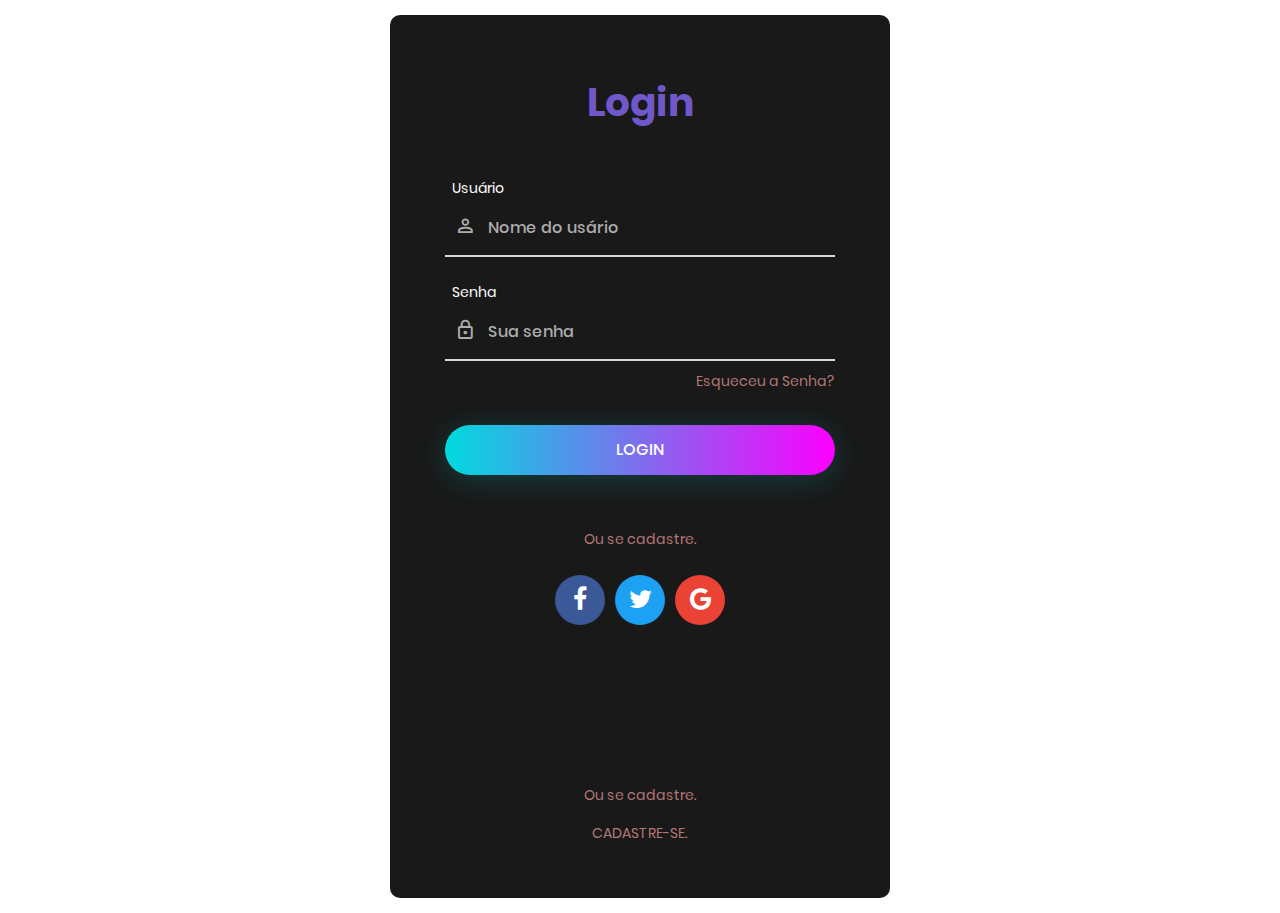
<file: login/index.html>
<!DOCTYPE html>
<html lang="en">
<head>
	<title>Login</title>
	<meta charset="UTF-8">
	<meta name="viewport" content="width=device-width, initial-scale=1">
<!--===============================================================================================-->	
	<link rel="icon" type="image/png" href="images/icons/favicon.ico"/>
<!--===============================================================================================-->
	<link rel="stylesheet" type="text/css" href="vendor/bootstrap/css/bootstrap.min.css">
<!--===============================================================================================-->
	<link rel="stylesheet" type="text/css" href="fonts/font-awesome-4.7.0/css/font-awesome.min.css">
<!--===============================================================================================-->
	<link rel="stylesheet" type="text/css" href="fonts/iconic/css/material-design-iconic-font.min.css">
<!--===============================================================================================-->
	<link rel="stylesheet" type="text/css" href="vendor/animate/animate.css">
<!--===============================================================================================-->	
	<link rel="stylesheet" type="text/css" href="vendor/css-hamburgers/hamburgers.min.css">
<!--===============================================================================================-->
	<link rel="stylesheet" type="text/css" href="vendor/animsition/css/animsition.min.css">
<!--===============================================================================================-->
	<link rel="stylesheet" type="text/css" href="vendor/select2/select2.min.css">
<!--===============================================================================================-->	
	<link rel="stylesheet" type="text/css" href="vendor/daterangepicker/daterangepicker.css">
<!--===============================================================================================-->
	<link rel="stylesheet" type="text/css" href="css/util.css">
	<link rel="stylesheet" type="text/css" href="css/main.css">
<!--===============================================================================================-->
</head>
<body>
	
	<div class="limiter">
		<div class="container-login100" style="background-image: url('https://lh3.googleusercontent.com/proxy/X8ZuItVs6-Li3nxnDWo_qGXbtMJsy5tItcPXpdVtIo-agDtixX3nH4BrCMFimFPR8gfmfO-FDh55JQEaw2Do3DpHUhQpd9ee5sBaZ7mEbWWYTgeGgZ68avnIIEQB329ILwZjDgb3fGxAddkNVsatIfVif2-myDJ7mZKVfgiQ04dGLJ-9OFQe');">
			<div class="wrap-login100 p-l-55 p-r-55 p-t-65 p-b-54">
				<form class="login100-form validate-form">
					<span class="login100-form-title p-b-49">
						Login
					</span>

					<div class="wrap-input100 validate-input m-b-23" data-validate = "Username is reauired">
						<span class="label-input100">Usuário</span>
						<input class="input100" type="text" name="username" placeholder="Nome do usário">
						<span class="focus-input100" data-symbol="&#xf206;"></span>
					</div>

					<div class="wrap-input100 validate-input" data-validate="Password is required">
						<span class="label-input100">Senha</span>
						<input class="input100" type="password" name="pass" placeholder="Sua senha">
						<span class="focus-input100" data-symbol="&#xf190;"></span>
					</div>
					
					<div class="text-right p-t-8 p-b-31">
						<a href="#">
							Esqueceu a Senha?
						</a>
					</div>
					
					<div class="container-login100-form-btn">
						<div class="wrap-login100-form-btn">
							<div class="login100-form-bgbtn"></div>
							<button class="login100-form-btn">
								Login
							</button>
						</div>
					</div>

					<div class="txt1 text-center p-t-54 p-b-20">
						<span>
							Ou se cadastre.
						</span>
					</div>

					<div class="flex-c-m">
						<a href="#" class="login100-social-item bg1">
							<i class="fa fa-facebook"></i>
						</a>

						<a href="#" class="login100-social-item bg2">
							<i class="fa fa-twitter"></i>
						</a>

						<a href="#" class="login100-social-item bg3">
							<i class="fa fa-google"></i>
						</a>
					</div>

					<div class="flex-col-c p-t-155">
						<span class="txt1 p-b-17">
							Ou se cadastre.
						</span>

						<a href="#" class="txt2">
							Cadastre-se.
						</a>
					</div>
				</form>
			</div>
		</div>
	</div>
	

	<div id="dropDownSelect1"></div>
	
<!--===============================================================================================-->
	<script src="vendor/jquery/jquery-3.2.1.min.js"></script>
<!--===============================================================================================-->
	<script src="vendor/animsition/js/animsition.min.js"></script>
<!--===============================================================================================-->
	<script src="vendor/bootstrap/js/popper.js"></script>
	<script src="vendor/bootstrap/js/bootstrap.min.js"></script>
<!--===============================================================================================-->
	<script src="vendor/select2/select2.min.js"></script>
<!--===============================================================================================-->
	<script src="vendor/daterangepicker/moment.min.js"></script>
	<script src="vendor/daterangepicker/daterangepicker.js"></script>
<!--===============================================================================================-->
	<script src="vendor/countdowntime/countdowntime.js"></script>
<!--===============================================================================================-->
	<script src="js/main.js"></script>

</body>
</html>
</file>
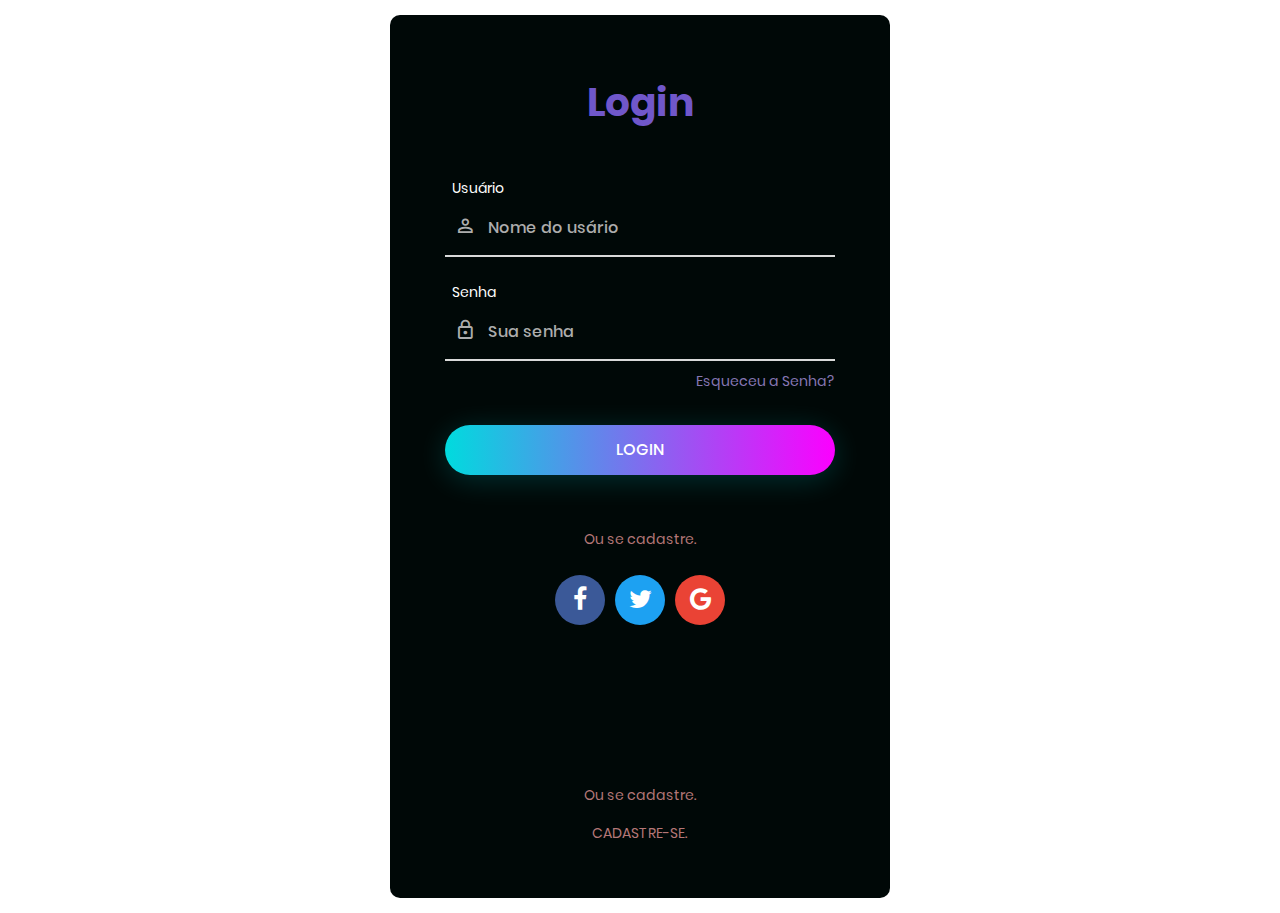
<file: pag/login/index.html>
<!DOCTYPE html>
<html lang="en">
<head>
	<title>Login</title>
	<meta charset="UTF-8">
	<meta name="viewport" content="width=device-width, initial-scale=1">
<!--===============================================================================================-->	
	<link rel="icon" type="image/png" href="images/icons/favicon.ico"/>
<!--===============================================================================================-->
	<link rel="stylesheet" type="text/css" href="vendor/bootstrap/css/bootstrap.min.css">
<!--===============================================================================================-->
	<link rel="stylesheet" type="text/css" href="fonts/font-awesome-4.7.0/css/font-awesome.min.css">
<!--===============================================================================================-->
	<link rel="stylesheet" type="text/css" href="fonts/iconic/css/material-design-iconic-font.min.css">
<!--===============================================================================================-->
	<link rel="stylesheet" type="text/css" href="vendor/animate/animate.css">
<!--===============================================================================================-->	
	<link rel="stylesheet" type="text/css" href="vendor/css-hamburgers/hamburgers.min.css">
<!--===============================================================================================-->
	<link rel="stylesheet" type="text/css" href="vendor/animsition/css/animsition.min.css">
<!--===============================================================================================-->
	<link rel="stylesheet" type="text/css" href="vendor/select2/select2.min.css">
<!--===============================================================================================-->	
	<link rel="stylesheet" type="text/css" href="vendor/daterangepicker/daterangepicker.css">
<!--===============================================================================================-->
	<link rel="stylesheet" type="text/css" href="css/util.css">
	<link rel="stylesheet" type="text/css" href="css/main.css">
<!--===============================================================================================-->
</head>
<body>
	
	<div class="limiter">
		<div class="container-login100" style="background-image: url('https://www.wallpaperscristaos.com.br/wp-content/uploads/2013/07/wallpaper-cristao-hd-no-teu-livro-foram-escritos-cada-um-dos-meus-dias-quando-nem-um-deles-havia-ainda_2048x1536.jpg');">
			<div class="wrap-login100 p-l-55 p-r-55 p-t-65 p-b-54">
				<form class="login100-form validate-form">
					<span class="login100-form-title p-b-49">
						Login
					</span>

					<div class="wrap-input100 validate-input m-b-23" data-validate = "Username is reauired">
						<span class="label-input100">Usuário</span>
						<input class="input100" type="text" name="username" placeholder="Nome do usário">
						<span class="focus-input100" data-symbol="&#xf206;"></span>
					</div>

					<div class="wrap-input100 validate-input" data-validate="Password is required">
						<span class="label-input100">Senha</span>
						<input class="input100" type="password" name="pass" placeholder="Sua senha">
						<span class="focus-input100" data-symbol="&#xf190;"></span>
					</div>
					
					<div class="text-right p-t-8 p-b-31">
						<a href="#">
							Esqueceu a Senha?
						</a>
					</div>
					
					<div class="container-login100-form-btn">
						<div class="wrap-login100-form-btn">
							<div class="login100-form-bgbtn"></div>
							<button class="login100-form-btn">
								Login
							</button>
						</div>
					</div>

					<div class="txt1 text-center p-t-54 p-b-20">
						<span>
							Ou se cadastre.
						</span>
					</div>

					<div class="flex-c-m">
						<a href="#" class="login100-social-item bg1">
							<i class="fa fa-facebook"></i>
						</a>

						<a href="#" class="login100-social-item bg2">
							<i class="fa fa-twitter"></i>
						</a>

						<a href="#" class="login100-social-item bg3">
							<i class="fa fa-google"></i>
						</a>
					</div>

					<div class="flex-col-c p-t-155">
						<span class="txt1 p-b-17">
							Ou se cadastre.
						</span>

						<a href="#" class="txt2">
							Cadastre-se.
						</a>
					</div>
				</form>
			</div>
		</div>
	</div>
	

	<div id="dropDownSelect1"></div>
	
<!--===============================================================================================-->
	<script src="vendor/jquery/jquery-3.2.1.min.js"></script>
<!--===============================================================================================-->
	<script src="vendor/animsition/js/animsition.min.js"></script>
<!--===============================================================================================-->
	<script src="vendor/bootstrap/js/popper.js"></script>
	<script src="vendor/bootstrap/js/bootstrap.min.js"></script>
<!--===============================================================================================-->
	<script src="vendor/select2/select2.min.js"></script>
<!--===============================================================================================-->
	<script src="vendor/daterangepicker/moment.min.js"></script>
	<script src="vendor/daterangepicker/daterangepicker.js"></script>
<!--===============================================================================================-->
	<script src="vendor/countdowntime/countdowntime.js"></script>
<!--===============================================================================================-->
	<script src="js/main.js"></script>

</body>
</html>
</file>
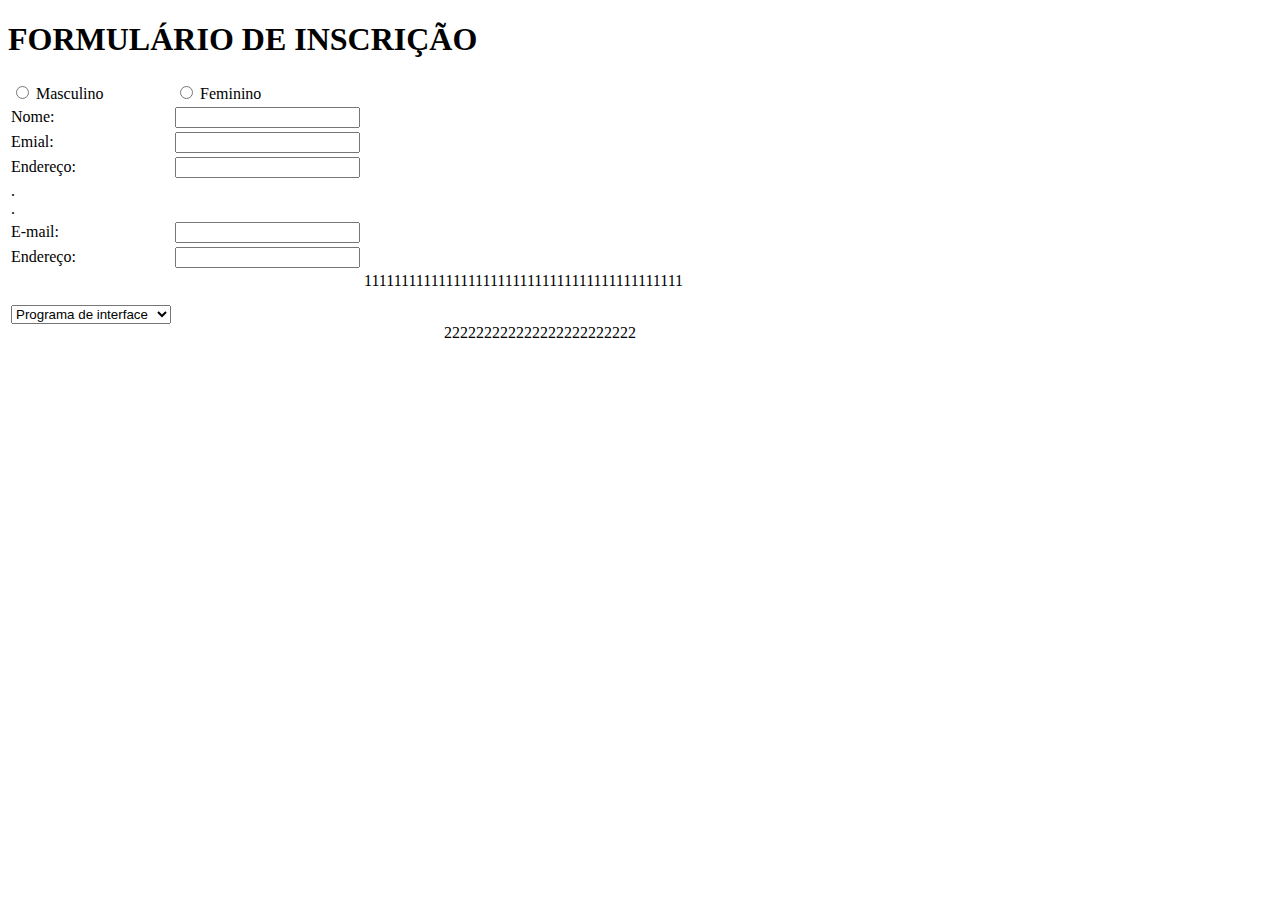
<file: aula_subsequente.html>
<!DOCTYPE html>
<html lang="en">
<head>
    <meta charset="UTF-8">
    <meta name="viewport" content="width=device-width, initial-scale=1.0">
    <title>Document</title>
</head>
<body>
    <h1>FORMULÁRIO DE INSCRIÇÃO</h1>

<table>
    <td>
        <input type="radio">
        <span>Masculino</span>
    </td>
    
    <td>
        <input type="radio">
        <span>Feminino</span>
    </td>
        <tr>
           <td>Nome:</td>
           <td><input type="text"></td>
        </tr>
        <tr>
           <td> Emial:</td>
           <td><input type="text"></td>
        </tr>
        <tr>
            <td> Endereço:</td>
            <td><input type="text"></td>
        </tr>
        <tr>
            <td>
                . <br> . <br>
            </td>
        </tr>
        <tr>
            <td>E-mail:</td>
            <td><input type="text"></td>
        </tr>
        <tr>
            <td>Endereço:</td>
            <td><input type="text"></td>
        </tr>
        <td>
            <select name="area-interesse">
                <option value="interface">Programa de interface</option>
                <option value="java">Programador JAVA</option>
                <option value="php">Programador PHP</option>
                <option value="python">Programador PYTHON</option>
                <option value="ruby">Programador RUBY</option>
            </select>
        </td>
        <td>
            
        </td>
        <td>
            1111111111111111111111111111111111111111111 <ol><ol> <br>
                222222222222222222222222
        </td>
        
        
        
        
        
    </tr>
</table>
</body>
</html>
</file>
<file: login/vendor/daterangepicker/daterangepicker.css>
.daterangepicker {
  position: absolute;
  color: inherit;
  background-color: #fff;
  border-radius: 4px;
  width: 278px;
  padding: 4px;
  margin-top: 1px;
  top: 100px;
  left: 20px;
  /* Calendars */ }
  .daterangepicker:before, .daterangepicker:after {
    position: absolute;
    display: inline-block;
    border-bottom-color: rgba(0, 0, 0, 0.2);
    content: ''; }
  .daterangepicker:before {
    top: -7px;
    border-right: 7px solid transparent;
    border-left: 7px solid transparent;
    border-bottom: 7px solid #ccc; }
  .daterangepicker:after {
    top: -6px;
    border-right: 6px solid transparent;
    border-bottom: 6px solid #fff;
    border-left: 6px solid transparent; }
  .daterangepicker.opensleft:before {
    right: 9px; }
  .daterangepicker.opensleft:after {
    right: 10px; }
  .daterangepicker.openscenter:before {
    left: 0;
    right: 0;
    width: 0;
    margin-left: auto;
    margin-right: auto; }
  .daterangepicker.openscenter:after {
    left: 0;
    right: 0;
    width: 0;
    margin-left: auto;
    margin-right: auto; }
  .daterangepicker.opensright:before {
    left: 9px; }
  .daterangepicker.opensright:after {
    left: 10px; }
  .daterangepicker.dropup {
    margin-top: -5px; }
    .daterangepicker.dropup:before {
      top: initial;
      bottom: -7px;
      border-bottom: initial;
      border-top: 7px solid #ccc; }
    .daterangepicker.dropup:after {
      top: initial;
      bottom: -6px;
      border-bottom: initial;
      border-top: 6px solid #fff; }
  .daterangepicker.dropdown-menu {
    max-width: none;
    z-index: 3001; }
  .daterangepicker.single .ranges, .daterangepicker.single .calendar {
    float: none; }
  .daterangepicker.show-calendar .calendar {
    display: block; }
  .daterangepicker .calendar {
    display: none;
    max-width: 270px;
    margin: 4px; }
    .daterangepicker .calendar.single .calendar-table {
      border: none; }
    .daterangepicker .calendar th, .daterangepicker .calendar td {
      white-space: nowrap;
      text-align: center;
      min-width: 32px; }
  .daterangepicker .calendar-table {
    border: 1px solid #fff;
    padding: 4px;
    border-radius: 4px;
    background-color: #fff; }
  .daterangepicker table {
    width: 100%;
    margin: 0; }
  .daterangepicker td, .daterangepicker th {
    text-align: center;
    width: 20px;
    height: 20px;
    border-radius: 4px;
    border: 1px solid transparent;
    white-space: nowrap;
    cursor: pointer; }
    .daterangepicker td.available:hover, .daterangepicker th.available:hover {
      background-color: #eee;
      border-color: transparent;
      color: inherit; }
    .daterangepicker td.week, .daterangepicker th.week {
      font-size: 80%;
      color: #ccc; }
  .daterangepicker td.off, .daterangepicker td.off.in-range, .daterangepicker td.off.start-date, .daterangepicker td.off.end-date {
    background-color: #fff;
    border-color: transparent;
    color: #999; }
  .daterangepicker td.in-range {
    background-color: #ebf4f8;
    border-color: transparent;
    color: #000;
    border-radius: 0; }
  .daterangepicker td.start-date {
    border-radius: 4px 0 0 4px; }
  .daterangepicker td.end-date {
    border-radius: 0 4px 4px 0; }
  .daterangepicker td.start-date.end-date {
    border-radius: 4px; }
  .daterangepicker td.active, .daterangepicker td.active:hover {
    background-color: #357ebd;
    border-color: transparent;
    color: #fff; }
  .daterangepicker th.month {
    width: auto; }
  .daterangepicker td.disabled, .daterangepicker option.disabled {
    color: #999;
    cursor: not-allowed;
    text-decoration: line-through; }
  .daterangepicker select.monthselect, .daterangepicker select.yearselect {
    font-size: 12px;
    padding: 1px;
    height: auto;
    margin: 0;
    cursor: default; }
  .daterangepicker select.monthselect {
    margin-right: 2%;
    width: 56%; }
  .daterangepicker select.yearselect {
    width: 40%; }
  .daterangepicker select.hourselect, .daterangepicker select.minuteselect, .daterangepicker select.secondselect, .daterangepicker select.ampmselect {
    width: 50px;
    margin-bottom: 0; }
  .daterangepicker .input-mini {
    border: 1px solid #ccc;
    border-radius: 4px;
    color: #555;
    height: 30px;
    line-height: 30px;
    display: block;
    vertical-align: middle;
    margin: 0 0 5px 0;
    padding: 0 6px 0 28px;
    width: 100%; }
    .daterangepicker .input-mini.active {
      border: 1px solid #08c;
      border-radius: 4px; }
  .daterangepicker .daterangepicker_input {
    position: relative; }
    .daterangepicker .daterangepicker_input i {
      position: absolute;
      left: 8px;
      top: 8px; }
  .daterangepicker.rtl .input-mini {
    padding-right: 28px;
    padding-left: 6px; }
  .daterangepicker.rtl .daterangepicker_input i {
    left: auto;
    right: 8px; }
  .daterangepicker .calendar-time {
    text-align: center;
    margin: 5px auto;
    line-height: 30px;
    position: relative;
    padding-left: 28px; }
    .daterangepicker .calendar-time select.disabled {
      color: #ccc;
      cursor: not-allowed; }

.ranges {
  font-size: 11px;
  float: none;
  margin: 4px;
  text-align: left; }
  .ranges ul {
    list-style: none;
    margin: 0 auto;
    padding: 0;
    width: 100%; }
  .ranges li {
    font-size: 13px;
    background-color: #f5f5f5;
    border: 1px solid #f5f5f5;
    border-radius: 4px;
    color: #08c;
    padding: 3px 12px;
    margin-bottom: 8px;
    cursor: pointer; }
    .ranges li:hover {
      background-color: #08c;
      border: 1px solid #08c;
      color: #fff; }
    .ranges li.active {
      background-color: #08c;
      border: 1px solid #08c;
      color: #fff; }

/*  Larger Screen Styling */
@media (min-width: 564px) {
  .daterangepicker {
    width: auto; }
    .daterangepicker .ranges ul {
      width: 160px; }
    .daterangepicker.single .ranges ul {
      width: 100%; }
    .daterangepicker.single .calendar.left {
      clear: none; }
    .daterangepicker.single.ltr .ranges, .daterangepicker.single.ltr .calendar {
      float: left; }
    .daterangepicker.single.rtl .ranges, .daterangepicker.single.rtl .calendar {
      float: right; }
    .daterangepicker.ltr {
      direction: ltr;
      text-align: left; }
      .daterangepicker.ltr .calendar.left {
        clear: left;
        margin-right: 0; }
        .daterangepicker.ltr .calendar.left .calendar-table {
          border-right: none;
          border-top-right-radius: 0;
          border-bottom-right-radius: 0; }
      .daterangepicker.ltr .calendar.right {
        margin-left: 0; }
        .daterangepicker.ltr .calendar.right .calendar-table {
          border-left: none;
          border-top-left-radius: 0;
          border-bottom-left-radius: 0; }
      .daterangepicker.ltr .left .daterangepicker_input {
        padding-right: 12px; }
      .daterangepicker.ltr .calendar.left .calendar-table {
        padding-right: 12px; }
      .daterangepicker.ltr .ranges, .daterangepicker.ltr .calendar {
        float: left; }
    .daterangepicker.rtl {
      direction: rtl;
      text-align: right; }
      .daterangepicker.rtl .calendar.left {
        clear: right;
        margin-left: 0; }
        .daterangepicker.rtl .calendar.left .calendar-table {
          border-left: none;
          border-top-left-radius: 0;
          border-bottom-left-radius: 0; }
      .daterangepicker.rtl .calendar.right {
        margin-right: 0; }
        .daterangepicker.rtl .calendar.right .calendar-table {
          border-right: none;
          border-top-right-radius: 0;
          border-bottom-right-radius: 0; }
      .daterangepicker.rtl .left .daterangepicker_input {
        padding-left: 12px; }
      .daterangepicker.rtl .calendar.left .calendar-table {
        padding-left: 12px; }
      .daterangepicker.rtl .ranges, .daterangepicker.rtl .calendar {
        text-align: right;
        float: right; } }
@media (min-width: 730px) {
  .daterangepicker .ranges {
    width: auto; }
  .daterangepicker.ltr .ranges {
    float: left; }
  .daterangepicker.rtl .ranges {
    float: right; }
  .daterangepicker .calendar.left {
    clear: none !important; } }
</file>
<file: login/css/util.css>
/*[ FONT SIZE ]
///////////////////////////////////////////////////////////
*/
.fs-1 {font-size: 1px;}
.fs-2 {font-size: 2px;}
.fs-3 {font-size: 3px;}
.fs-4 {font-size: 4px;}
.fs-5 {font-size: 5px;}
.fs-6 {font-size: 6px;}
.fs-7 {font-size: 7px;}
.fs-8 {font-size: 8px;}
.fs-9 {font-size: 9px;}
.fs-10 {font-size: 10px;}
.fs-11 {font-size: 11px;}
.fs-12 {font-size: 12px;}
.fs-13 {font-size: 13px;}
.fs-14 {font-size: 14px;}
.fs-15 {font-size: 15px;}
.fs-16 {font-size: 16px;}
.fs-17 {font-size: 17px;}
.fs-18 {font-size: 18px;}
.fs-19 {font-size: 19px;}
.fs-20 {font-size: 20px;}
.fs-21 {font-size: 21px;}
.fs-22 {font-size: 22px;}
.fs-23 {font-size: 23px;}
.fs-24 {font-size: 24px;}
.fs-25 {font-size: 25px;}
.fs-26 {font-size: 26px;}
.fs-27 {font-size: 27px;}
.fs-28 {font-size: 28px;}
.fs-29 {font-size: 29px;}
.fs-30 {font-size: 30px;}
.fs-31 {font-size: 31px;}
.fs-32 {font-size: 32px;}
.fs-33 {font-size: 33px;}
.fs-34 {font-size: 34px;}
.fs-35 {font-size: 35px;}
.fs-36 {font-size: 36px;}
.fs-37 {font-size: 37px;}
.fs-38 {font-size: 38px;}
.fs-39 {font-size: 39px;}
.fs-40 {font-size: 40px;}
.fs-41 {font-size: 41px;}
.fs-42 {font-size: 42px;}
.fs-43 {font-size: 43px;}
.fs-44 {font-size: 44px;}
.fs-45 {font-size: 45px;}
.fs-46 {font-size: 46px;}
.fs-47 {font-size: 47px;}
.fs-48 {font-size: 48px;}
.fs-49 {font-size: 49px;}
.fs-50 {font-size: 50px;}
.fs-51 {font-size: 51px;}
.fs-52 {font-size: 52px;}
.fs-53 {font-size: 53px;}
.fs-54 {font-size: 54px;}
.fs-55 {font-size: 55px;}
.fs-56 {font-size: 56px;}
.fs-57 {font-size: 57px;}
.fs-58 {font-size: 58px;}
.fs-59 {font-size: 59px;}
.fs-60 {font-size: 60px;}
.fs-61 {font-size: 61px;}
.fs-62 {font-size: 62px;}
.fs-63 {font-size: 63px;}
.fs-64 {font-size: 64px;}
.fs-65 {font-size: 65px;}
.fs-66 {font-size: 66px;}
.fs-67 {font-size: 67px;}
.fs-68 {font-size: 68px;}
.fs-69 {font-size: 69px;}
.fs-70 {font-size: 70px;}
.fs-71 {font-size: 71px;}
.fs-72 {font-size: 72px;}
.fs-73 {font-size: 73px;}
.fs-74 {font-size: 74px;}
.fs-75 {font-size: 75px;}
.fs-76 {font-size: 76px;}
.fs-77 {font-size: 77px;}
.fs-78 {font-size: 78px;}
.fs-79 {font-size: 79px;}
.fs-80 {font-size: 80px;}
.fs-81 {font-size: 81px;}
.fs-82 {font-size: 82px;}
.fs-83 {font-size: 83px;}
.fs-84 {font-size: 84px;}
.fs-85 {font-size: 85px;}
.fs-86 {font-size: 86px;}
.fs-87 {font-size: 87px;}
.fs-88 {font-size: 88px;}
.fs-89 {font-size: 89px;}
.fs-90 {font-size: 90px;}
.fs-91 {font-size: 91px;}
.fs-92 {font-size: 92px;}
.fs-93 {font-size: 93px;}
.fs-94 {font-size: 94px;}
.fs-95 {font-size: 95px;}
.fs-96 {font-size: 96px;}
.fs-97 {font-size: 97px;}
.fs-98 {font-size: 98px;}
.fs-99 {font-size: 99px;}
.fs-100 {font-size: 100px;}
.fs-101 {font-size: 101px;}
.fs-102 {font-size: 102px;}
.fs-103 {font-size: 103px;}
.fs-104 {font-size: 104px;}
.fs-105 {font-size: 105px;}
.fs-106 {font-size: 106px;}
.fs-107 {font-size: 107px;}
.fs-108 {font-size: 108px;}
.fs-109 {font-size: 109px;}
.fs-110 {font-size: 110px;}
.fs-111 {font-size: 111px;}
.fs-112 {font-size: 112px;}
.fs-113 {font-size: 113px;}
.fs-114 {font-size: 114px;}
.fs-115 {font-size: 115px;}
.fs-116 {font-size: 116px;}
.fs-117 {font-size: 117px;}
.fs-118 {font-size: 118px;}
.fs-119 {font-size: 119px;}
.fs-120 {font-size: 120px;}
.fs-121 {font-size: 121px;}
.fs-122 {font-size: 122px;}
.fs-123 {font-size: 123px;}
.fs-124 {font-size: 124px;}
.fs-125 {font-size: 125px;}
.fs-126 {font-size: 126px;}
.fs-127 {font-size: 127px;}
.fs-128 {font-size: 128px;}
.fs-129 {font-size: 129px;}
.fs-130 {font-size: 130px;}
.fs-131 {font-size: 131px;}
.fs-132 {font-size: 132px;}
.fs-133 {font-size: 133px;}
.fs-134 {font-size: 134px;}
.fs-135 {font-size: 135px;}
.fs-136 {font-size: 136px;}
.fs-137 {font-size: 137px;}
.fs-138 {font-size: 138px;}
.fs-139 {font-size: 139px;}
.fs-140 {font-size: 140px;}
.fs-141 {font-size: 141px;}
.fs-142 {font-size: 142px;}
.fs-143 {font-size: 143px;}
.fs-144 {font-size: 144px;}
.fs-145 {font-size: 145px;}
.fs-146 {font-size: 146px;}
.fs-147 {font-size: 147px;}
.fs-148 {font-size: 148px;}
.fs-149 {font-size: 149px;}
.fs-150 {font-size: 150px;}
.fs-151 {font-size: 151px;}
.fs-152 {font-size: 152px;}
.fs-153 {font-size: 153px;}
.fs-154 {font-size: 154px;}
.fs-155 {font-size: 155px;}
.fs-156 {font-size: 156px;}
.fs-157 {font-size: 157px;}
.fs-158 {font-size: 158px;}
.fs-159 {font-size: 159px;}
.fs-160 {font-size: 160px;}
.fs-161 {font-size: 161px;}
.fs-162 {font-size: 162px;}
.fs-163 {font-size: 163px;}
.fs-164 {font-size: 164px;}
.fs-165 {font-size: 165px;}
.fs-166 {font-size: 166px;}
.fs-167 {font-size: 167px;}
.fs-168 {font-size: 168px;}
.fs-169 {font-size: 169px;}
.fs-170 {font-size: 170px;}
.fs-171 {font-size: 171px;}
.fs-172 {font-size: 172px;}
.fs-173 {font-size: 173px;}
.fs-174 {font-size: 174px;}
.fs-175 {font-size: 175px;}
.fs-176 {font-size: 176px;}
.fs-177 {font-size: 177px;}
.fs-178 {font-size: 178px;}
.fs-179 {font-size: 179px;}
.fs-180 {font-size: 180px;}
.fs-181 {font-size: 181px;}
.fs-182 {font-size: 182px;}
.fs-183 {font-size: 183px;}
.fs-184 {font-size: 184px;}
.fs-185 {font-size: 185px;}
.fs-186 {font-size: 186px;}
.fs-187 {font-size: 187px;}
.fs-188 {font-size: 188px;}
.fs-189 {font-size: 189px;}
.fs-190 {font-size: 190px;}
.fs-191 {font-size: 191px;}
.fs-192 {font-size: 192px;}
.fs-193 {font-size: 193px;}
.fs-194 {font-size: 194px;}
.fs-195 {font-size: 195px;}
.fs-196 {font-size: 196px;}
.fs-197 {font-size: 197px;}
.fs-198 {font-size: 198px;}
.fs-199 {font-size: 199px;}
.fs-200 {font-size: 200px;}

/*[ PADDING ]
///////////////////////////////////////////////////////////
*/
.p-t-0 {padding-top: 0px;}
.p-t-1 {padding-top: 1px;}
.p-t-2 {padding-top: 2px;}
.p-t-3 {padding-top: 3px;}
.p-t-4 {padding-top: 4px;}
.p-t-5 {padding-top: 5px;}
.p-t-6 {padding-top: 6px;}
.p-t-7 {padding-top: 7px;}
.p-t-8 {padding-top: 8px;}
.p-t-9 {padding-top: 9px;}
.p-t-10 {padding-top: 10px;}
.p-t-11 {padding-top: 11px;}
.p-t-12 {padding-top: 12px;}
.p-t-13 {padding-top: 13px;}
.p-t-14 {padding-top: 14px;}
.p-t-15 {padding-top: 15px;}
.p-t-16 {padding-top: 16px;}
.p-t-17 {padding-top: 17px;}
.p-t-18 {padding-top: 18px;}
.p-t-19 {padding-top: 19px;}
.p-t-20 {padding-top: 20px;}
.p-t-21 {padding-top: 21px;}
.p-t-22 {padding-top: 22px;}
.p-t-23 {padding-top: 23px;}
.p-t-24 {padding-top: 24px;}
.p-t-25 {padding-top: 25px;}
.p-t-26 {padding-top: 26px;}
.p-t-27 {padding-top: 27px;}
.p-t-28 {padding-top: 28px;}
.p-t-29 {padding-top: 29px;}
.p-t-30 {padding-top: 30px;}
.p-t-31 {padding-top: 31px;}
.p-t-32 {padding-top: 32px;}
.p-t-33 {padding-top: 33px;}
.p-t-34 {padding-top: 34px;}
.p-t-35 {padding-top: 35px;}
.p-t-36 {padding-top: 36px;}
.p-t-37 {padding-top: 37px;}
.p-t-38 {padding-top: 38px;}
.p-t-39 {padding-top: 39px;}
.p-t-40 {padding-top: 40px;}
.p-t-41 {padding-top: 41px;}
.p-t-42 {padding-top: 42px;}
.p-t-43 {padding-top: 43px;}
.p-t-44 {padding-top: 44px;}
.p-t-45 {padding-top: 45px;}
.p-t-46 {padding-top: 46px;}
.p-t-47 {padding-top: 47px;}
.p-t-48 {padding-top: 48px;}
.p-t-49 {padding-top: 49px;}
.p-t-50 {padding-top: 50px;}
.p-t-51 {padding-top: 51px;}
.p-t-52 {padding-top: 52px;}
.p-t-53 {padding-top: 53px;}
.p-t-54 {padding-top: 54px;}
.p-t-55 {padding-top: 55px;}
.p-t-56 {padding-top: 56px;}
.p-t-57 {padding-top: 57px;}
.p-t-58 {padding-top: 58px;}
.p-t-59 {padding-top: 59px;}
.p-t-60 {padding-top: 60px;}
.p-t-61 {padding-top: 61px;}
.p-t-62 {padding-top: 62px;}
.p-t-63 {padding-top: 63px;}
.p-t-64 {padding-top: 64px;}
.p-t-65 {padding-top: 65px;}
.p-t-66 {padding-top: 66px;}
.p-t-67 {padding-top: 67px;}
.p-t-68 {padding-top: 68px;}
.p-t-69 {padding-top: 69px;}
.p-t-70 {padding-top: 70px;}
.p-t-71 {padding-top: 71px;}
.p-t-72 {padding-top: 72px;}
.p-t-73 {padding-top: 73px;}
.p-t-74 {padding-top: 74px;}
.p-t-75 {padding-top: 75px;}
.p-t-76 {padding-top: 76px;}
.p-t-77 {padding-top: 77px;}
.p-t-78 {padding-top: 78px;}
.p-t-79 {padding-top: 79px;}
.p-t-80 {padding-top: 80px;}
.p-t-81 {padding-top: 81px;}
.p-t-82 {padding-top: 82px;}
.p-t-83 {padding-top: 83px;}
.p-t-84 {padding-top: 84px;}
.p-t-85 {padding-top: 85px;}
.p-t-86 {padding-top: 86px;}
.p-t-87 {padding-top: 87px;}
.p-t-88 {padding-top: 88px;}
.p-t-89 {padding-top: 89px;}
.p-t-90 {padding-top: 90px;}
.p-t-91 {padding-top: 91px;}
.p-t-92 {padding-top: 92px;}
.p-t-93 {padding-top: 93px;}
.p-t-94 {padding-top: 94px;}
.p-t-95 {padding-top: 95px;}
.p-t-96 {padding-top: 96px;}
.p-t-97 {padding-top: 97px;}
.p-t-98 {padding-top: 98px;}
.p-t-99 {padding-top: 99px;}
.p-t-100 {padding-top: 100px;}
.p-t-101 {padding-top: 101px;}
.p-t-102 {padding-top: 102px;}
.p-t-103 {padding-top: 103px;}
.p-t-104 {padding-top: 104px;}
.p-t-105 {padding-top: 105px;}
.p-t-106 {padding-top: 106px;}
.p-t-107 {padding-top: 107px;}
.p-t-108 {padding-top: 108px;}
.p-t-109 {padding-top: 109px;}
.p-t-110 {padding-top: 110px;}
.p-t-111 {padding-top: 111px;}
.p-t-112 {padding-top: 112px;}
.p-t-113 {padding-top: 113px;}
.p-t-114 {padding-top: 114px;}
.p-t-115 {padding-top: 115px;}
.p-t-116 {padding-top: 116px;}
.p-t-117 {padding-top: 117px;}
.p-t-118 {padding-top: 118px;}
.p-t-119 {padding-top: 119px;}
.p-t-120 {padding-top: 120px;}
.p-t-121 {padding-top: 121px;}
.p-t-122 {padding-top: 122px;}
.p-t-123 {padding-top: 123px;}
.p-t-124 {padding-top: 124px;}
.p-t-125 {padding-top: 125px;}
.p-t-126 {padding-top: 126px;}
.p-t-127 {padding-top: 127px;}
.p-t-128 {padding-top: 128px;}
.p-t-129 {padding-top: 129px;}
.p-t-130 {padding-top: 130px;}
.p-t-131 {padding-top: 131px;}
.p-t-132 {padding-top: 132px;}
.p-t-133 {padding-top: 133px;}
.p-t-134 {padding-top: 134px;}
.p-t-135 {padding-top: 135px;}
.p-t-136 {padding-top: 136px;}
.p-t-137 {padding-top: 137px;}
.p-t-138 {padding-top: 138px;}
.p-t-139 {padding-top: 139px;}
.p-t-140 {padding-top: 140px;}
.p-t-141 {padding-top: 141px;}
.p-t-142 {padding-top: 142px;}
.p-t-143 {padding-top: 143px;}
.p-t-144 {padding-top: 144px;}
.p-t-145 {padding-top: 145px;}
.p-t-146 {padding-top: 146px;}
.p-t-147 {padding-top: 147px;}
.p-t-148 {padding-top: 148px;}
.p-t-149 {padding-top: 149px;}
.p-t-150 {padding-top: 150px;}
.p-t-151 {padding-top: 151px;}
.p-t-152 {padding-top: 152px;}
.p-t-153 {padding-top: 153px;}
.p-t-154 {padding-top: 154px;}
.p-t-155 {padding-top: 155px;}
.p-t-156 {padding-top: 156px;}
.p-t-157 {padding-top: 157px;}
.p-t-158 {padding-top: 158px;}
.p-t-159 {padding-top: 159px;}
.p-t-160 {padding-top: 160px;}
.p-t-161 {padding-top: 161px;}
.p-t-162 {padding-top: 162px;}
.p-t-163 {padding-top: 163px;}
.p-t-164 {padding-top: 164px;}
.p-t-165 {padding-top: 165px;}
.p-t-166 {padding-top: 166px;}
.p-t-167 {padding-top: 167px;}
.p-t-168 {padding-top: 168px;}
.p-t-169 {padding-top: 169px;}
.p-t-170 {padding-top: 170px;}
.p-t-171 {padding-top: 171px;}
.p-t-172 {padding-top: 172px;}
.p-t-173 {padding-top: 173px;}
.p-t-174 {padding-top: 174px;}
.p-t-175 {padding-top: 175px;}
.p-t-176 {padding-top: 176px;}
.p-t-177 {padding-top: 177px;}
.p-t-178 {padding-top: 178px;}
.p-t-179 {padding-top: 179px;}
.p-t-180 {padding-top: 180px;}
.p-t-181 {padding-top: 181px;}
.p-t-182 {padding-top: 182px;}
.p-t-183 {padding-top: 183px;}
.p-t-184 {padding-top: 184px;}
.p-t-185 {padding-top: 185px;}
.p-t-186 {padding-top: 186px;}
.p-t-187 {padding-top: 187px;}
.p-t-188 {padding-top: 188px;}
.p-t-189 {padding-top: 189px;}
.p-t-190 {padding-top: 190px;}
.p-t-191 {padding-top: 191px;}
.p-t-192 {padding-top: 192px;}
.p-t-193 {padding-top: 193px;}
.p-t-194 {padding-top: 194px;}
.p-t-195 {padding-top: 195px;}
.p-t-196 {padding-top: 196px;}
.p-t-197 {padding-top: 197px;}
.p-t-198 {padding-top: 198px;}
.p-t-199 {padding-top: 199px;}
.p-t-200 {padding-top: 200px;}
.p-t-201 {padding-top: 201px;}
.p-t-202 {padding-top: 202px;}
.p-t-203 {padding-top: 203px;}
.p-t-204 {padding-top: 204px;}
.p-t-205 {padding-top: 205px;}
.p-t-206 {padding-top: 206px;}
.p-t-207 {padding-top: 207px;}
.p-t-208 {padding-top: 208px;}
.p-t-209 {padding-top: 209px;}
.p-t-210 {padding-top: 210px;}
.p-t-211 {padding-top: 211px;}
.p-t-212 {padding-top: 212px;}
.p-t-213 {padding-top: 213px;}
.p-t-214 {padding-top: 214px;}
.p-t-215 {padding-top: 215px;}
.p-t-216 {padding-top: 216px;}
.p-t-217 {padding-top: 217px;}
.p-t-218 {padding-top: 218px;}
.p-t-219 {padding-top: 219px;}
.p-t-220 {padding-top: 220px;}
.p-t-221 {padding-top: 221px;}
.p-t-222 {padding-top: 222px;}
.p-t-223 {padding-top: 223px;}
.p-t-224 {padding-top: 224px;}
.p-t-225 {padding-top: 225px;}
.p-t-226 {padding-top: 226px;}
.p-t-227 {padding-top: 227px;}
.p-t-228 {padding-top: 228px;}
.p-t-229 {padding-top: 229px;}
.p-t-230 {padding-top: 230px;}
.p-t-231 {padding-top: 231px;}
.p-t-232 {padding-top: 232px;}
.p-t-233 {padding-top: 233px;}
.p-t-234 {padding-top: 234px;}
.p-t-235 {padding-top: 235px;}
.p-t-236 {padding-top: 236px;}
.p-t-237 {padding-top: 237px;}
.p-t-238 {padding-top: 238px;}
.p-t-239 {padding-top: 239px;}
.p-t-240 {padding-top: 240px;}
.p-t-241 {padding-top: 241px;}
.p-t-242 {padding-top: 242px;}
.p-t-243 {padding-top: 243px;}
.p-t-244 {padding-top: 244px;}
.p-t-245 {padding-top: 245px;}
.p-t-246 {padding-top: 246px;}
.p-t-247 {padding-top: 247px;}
.p-t-248 {padding-top: 248px;}
.p-t-249 {padding-top: 249px;}
.p-t-250 {padding-top: 250px;}
.p-b-0 {padding-bottom: 0px;}
.p-b-1 {padding-bottom: 1px;}
.p-b-2 {padding-bottom: 2px;}
.p-b-3 {padding-bottom: 3px;}
.p-b-4 {padding-bottom: 4px;}
.p-b-5 {padding-bottom: 5px;}
.p-b-6 {padding-bottom: 6px;}
.p-b-7 {padding-bottom: 7px;}
.p-b-8 {padding-bottom: 8px;}
.p-b-9 {padding-bottom: 9px;}
.p-b-10 {padding-bottom: 10px;}
.p-b-11 {padding-bottom: 11px;}
.p-b-12 {padding-bottom: 12px;}
.p-b-13 {padding-bottom: 13px;}
.p-b-14 {padding-bottom: 14px;}
.p-b-15 {padding-bottom: 15px;}
.p-b-16 {padding-bottom: 16px;}
.p-b-17 {padding-bottom: 17px;}
.p-b-18 {padding-bottom: 18px;}
.p-b-19 {padding-bottom: 19px;}
.p-b-20 {padding-bottom: 20px;}
.p-b-21 {padding-bottom: 21px;}
.p-b-22 {padding-bottom: 22px;}
.p-b-23 {padding-bottom: 23px;}
.p-b-24 {padding-bottom: 24px;}
.p-b-25 {padding-bottom: 25px;}
.p-b-26 {padding-bottom: 26px;}
.p-b-27 {padding-bottom: 27px;}
.p-b-28 {padding-bottom: 28px;}
.p-b-29 {padding-bottom: 29px;}
.p-b-30 {padding-bottom: 30px;}
.p-b-31 {padding-bottom: 31px;}
.p-b-32 {padding-bottom: 32px;}
.p-b-33 {padding-bottom: 33px;}
.p-b-34 {padding-bottom: 34px;}
.p-b-35 {padding-bottom: 35px;}
.p-b-36 {padding-bottom: 36px;}
.p-b-37 {padding-bottom: 37px;}
.p-b-38 {padding-bottom: 38px;}
.p-b-39 {padding-bottom: 39px;}
.p-b-40 {padding-bottom: 40px;}
.p-b-41 {padding-bottom: 41px;}
.p-b-42 {padding-bottom: 42px;}
.p-b-43 {padding-bottom: 43px;}
.p-b-44 {padding-bottom: 44px;}
.p-b-45 {padding-bottom: 45px;}
.p-b-46 {padding-bottom: 46px;}
.p-b-47 {padding-bottom: 47px;}
.p-b-48 {padding-bottom: 48px;}
.p-b-49 {padding-bottom: 49px;}
.p-b-50 {padding-bottom: 50px;}
.p-b-51 {padding-bottom: 51px;}
.p-b-52 {padding-bottom: 52px;}
.p-b-53 {padding-bottom: 53px;}
.p-b-54 {padding-bottom: 54px;}
.p-b-55 {padding-bottom: 55px;}
.p-b-56 {padding-bottom: 56px;}
.p-b-57 {padding-bottom: 57px;}
.p-b-58 {padding-bottom: 58px;}
.p-b-59 {padding-bottom: 59px;}
.p-b-60 {padding-bottom: 60px;}
.p-b-61 {padding-bottom: 61px;}
.p-b-62 {padding-bottom: 62px;}
.p-b-63 {padding-bottom: 63px;}
.p-b-64 {padding-bottom: 64px;}
.p-b-65 {padding-bottom: 65px;}
.p-b-66 {padding-bottom: 66px;}
.p-b-67 {padding-bottom: 67px;}
.p-b-68 {padding-bottom: 68px;}
.p-b-69 {padding-bottom: 69px;}
.p-b-70 {padding-bottom: 70px;}
.p-b-71 {padding-bottom: 71px;}
.p-b-72 {padding-bottom: 72px;}
.p-b-73 {padding-bottom: 73px;}
.p-b-74 {padding-bottom: 74px;}
.p-b-75 {padding-bottom: 75px;}
.p-b-76 {padding-bottom: 76px;}
.p-b-77 {padding-bottom: 77px;}
.p-b-78 {padding-bottom: 78px;}
.p-b-79 {padding-bottom: 79px;}
.p-b-80 {padding-bottom: 80px;}
.p-b-81 {padding-bottom: 81px;}
.p-b-82 {padding-bottom: 82px;}
.p-b-83 {padding-bottom: 83px;}
.p-b-84 {padding-bottom: 84px;}
.p-b-85 {padding-bottom: 85px;}
.p-b-86 {padding-bottom: 86px;}
.p-b-87 {padding-bottom: 87px;}
.p-b-88 {padding-bottom: 88px;}
.p-b-89 {padding-bottom: 89px;}
.p-b-90 {padding-bottom: 90px;}
.p-b-91 {padding-bottom: 91px;}
.p-b-92 {padding-bottom: 92px;}
.p-b-93 {padding-bottom: 93px;}
.p-b-94 {padding-bottom: 94px;}
.p-b-95 {padding-bottom: 95px;}
.p-b-96 {padding-bottom: 96px;}
.p-b-97 {padding-bottom: 97px;}
.p-b-98 {padding-bottom: 98px;}
.p-b-99 {padding-bottom: 99px;}
.p-b-100 {padding-bottom: 100px;}
.p-b-101 {padding-bottom: 101px;}
.p-b-102 {padding-bottom: 102px;}
.p-b-103 {padding-bottom: 103px;}
.p-b-104 {padding-bottom: 104px;}
.p-b-105 {padding-bottom: 105px;}
.p-b-106 {padding-bottom: 106px;}
.p-b-107 {padding-bottom: 107px;}
.p-b-108 {padding-bottom: 108px;}
.p-b-109 {padding-bottom: 109px;}
.p-b-110 {padding-bottom: 110px;}
.p-b-111 {padding-bottom: 111px;}
.p-b-112 {padding-bottom: 112px;}
.p-b-113 {padding-bottom: 113px;}
.p-b-114 {padding-bottom: 114px;}
.p-b-115 {padding-bottom: 115px;}
.p-b-116 {padding-bottom: 116px;}
.p-b-117 {padding-bottom: 117px;}
.p-b-118 {padding-bottom: 118px;}
.p-b-119 {padding-bottom: 119px;}
.p-b-120 {padding-bottom: 120px;}
.p-b-121 {padding-bottom: 121px;}
.p-b-122 {padding-bottom: 122px;}
.p-b-123 {padding-bottom: 123px;}
.p-b-124 {padding-bottom: 124px;}
.p-b-125 {padding-bottom: 125px;}
.p-b-126 {padding-bottom: 126px;}
.p-b-127 {padding-bottom: 127px;}
.p-b-128 {padding-bottom: 128px;}
.p-b-129 {padding-bottom: 129px;}
.p-b-130 {padding-bottom: 130px;}
.p-b-131 {padding-bottom: 131px;}
.p-b-132 {padding-bottom: 132px;}
.p-b-133 {padding-bottom: 133px;}
.p-b-134 {padding-bottom: 134px;}
.p-b-135 {padding-bottom: 135px;}
.p-b-136 {padding-bottom: 136px;}
.p-b-137 {padding-bottom: 137px;}
.p-b-138 {padding-bottom: 138px;}
.p-b-139 {padding-bottom: 139px;}
.p-b-140 {padding-bottom: 140px;}
.p-b-141 {padding-bottom: 141px;}
.p-b-142 {padding-bottom: 142px;}
.p-b-143 {padding-bottom: 143px;}
.p-b-144 {padding-bottom: 144px;}
.p-b-145 {padding-bottom: 145px;}
.p-b-146 {padding-bottom: 146px;}
.p-b-147 {padding-bottom: 147px;}
.p-b-148 {padding-bottom: 148px;}
.p-b-149 {padding-bottom: 149px;}
.p-b-150 {padding-bottom: 150px;}
.p-b-151 {padding-bottom: 151px;}
.p-b-152 {padding-bottom: 152px;}
.p-b-153 {padding-bottom: 153px;}
.p-b-154 {padding-bottom: 154px;}
.p-b-155 {padding-bottom: 155px;}
.p-b-156 {padding-bottom: 156px;}
.p-b-157 {padding-bottom: 157px;}
.p-b-158 {padding-bottom: 158px;}
.p-b-159 {padding-bottom: 159px;}
.p-b-160 {padding-bottom: 160px;}
.p-b-161 {padding-bottom: 161px;}
.p-b-162 {padding-bottom: 162px;}
.p-b-163 {padding-bottom: 163px;}
.p-b-164 {padding-bottom: 164px;}
.p-b-165 {padding-bottom: 165px;}
.p-b-166 {padding-bottom: 166px;}
.p-b-167 {padding-bottom: 167px;}
.p-b-168 {padding-bottom: 168px;}
.p-b-169 {padding-bottom: 169px;}
.p-b-170 {padding-bottom: 170px;}
.p-b-171 {padding-bottom: 171px;}
.p-b-172 {padding-bottom: 172px;}
.p-b-173 {padding-bottom: 173px;}
.p-b-174 {padding-bottom: 174px;}
.p-b-175 {padding-bottom: 175px;}
.p-b-176 {padding-bottom: 176px;}
.p-b-177 {padding-bottom: 177px;}
.p-b-178 {padding-bottom: 178px;}
.p-b-179 {padding-bottom: 179px;}
.p-b-180 {padding-bottom: 180px;}
.p-b-181 {padding-bottom: 181px;}
.p-b-182 {padding-bottom: 182px;}
.p-b-183 {padding-bottom: 183px;}
.p-b-184 {padding-bottom: 184px;}
.p-b-185 {padding-bottom: 185px;}
.p-b-186 {padding-bottom: 186px;}
.p-b-187 {padding-bottom: 187px;}
.p-b-188 {padding-bottom: 188px;}
.p-b-189 {padding-bottom: 189px;}
.p-b-190 {padding-bottom: 190px;}
.p-b-191 {padding-bottom: 191px;}
.p-b-192 {padding-bottom: 192px;}
.p-b-193 {padding-bottom: 193px;}
.p-b-194 {padding-bottom: 194px;}
.p-b-195 {padding-bottom: 195px;}
.p-b-196 {padding-bottom: 196px;}
.p-b-197 {padding-bottom: 197px;}
.p-b-198 {padding-bottom: 198px;}
.p-b-199 {padding-bottom: 199px;}
.p-b-200 {padding-bottom: 200px;}
.p-b-201 {padding-bottom: 201px;}
.p-b-202 {padding-bottom: 202px;}
.p-b-203 {padding-bottom: 203px;}
.p-b-204 {padding-bottom: 204px;}
.p-b-205 {padding-bottom: 205px;}
.p-b-206 {padding-bottom: 206px;}
.p-b-207 {padding-bottom: 207px;}
.p-b-208 {padding-bottom: 208px;}
.p-b-209 {padding-bottom: 209px;}
.p-b-210 {padding-bottom: 210px;}
.p-b-211 {padding-bottom: 211px;}
.p-b-212 {padding-bottom: 212px;}
.p-b-213 {padding-bottom: 213px;}
.p-b-214 {padding-bottom: 214px;}
.p-b-215 {padding-bottom: 215px;}
.p-b-216 {padding-bottom: 216px;}
.p-b-217 {padding-bottom: 217px;}
.p-b-218 {padding-bottom: 218px;}
.p-b-219 {padding-bottom: 219px;}
.p-b-220 {padding-bottom: 220px;}
.p-b-221 {padding-bottom: 221px;}
.p-b-222 {padding-bottom: 222px;}
.p-b-223 {padding-bottom: 223px;}
.p-b-224 {padding-bottom: 224px;}
.p-b-225 {padding-bottom: 225px;}
.p-b-226 {padding-bottom: 226px;}
.p-b-227 {padding-bottom: 227px;}
.p-b-228 {padding-bottom: 228px;}
.p-b-229 {padding-bottom: 229px;}
.p-b-230 {padding-bottom: 230px;}
.p-b-231 {padding-bottom: 231px;}
.p-b-232 {padding-bottom: 232px;}
.p-b-233 {padding-bottom: 233px;}
.p-b-234 {padding-bottom: 234px;}
.p-b-235 {padding-bottom: 235px;}
.p-b-236 {padding-bottom: 236px;}
.p-b-237 {padding-bottom: 237px;}
.p-b-238 {padding-bottom: 238px;}
.p-b-239 {padding-bottom: 239px;}
.p-b-240 {padding-bottom: 240px;}
.p-b-241 {padding-bottom: 241px;}
.p-b-242 {padding-bottom: 242px;}
.p-b-243 {padding-bottom: 243px;}
.p-b-244 {padding-bottom: 244px;}
.p-b-245 {padding-bottom: 245px;}
.p-b-246 {padding-bottom: 246px;}
.p-b-247 {padding-bottom: 247px;}
.p-b-248 {padding-bottom: 248px;}
.p-b-249 {padding-bottom: 249px;}
.p-b-250 {padding-bottom: 250px;}
.p-l-0 {padding-left: 0px;}
.p-l-1 {padding-left: 1px;}
.p-l-2 {padding-left: 2px;}
.p-l-3 {padding-left: 3px;}
.p-l-4 {padding-left: 4px;}
.p-l-5 {padding-left: 5px;}
.p-l-6 {padding-left: 6px;}
.p-l-7 {padding-left: 7px;}
.p-l-8 {padding-left: 8px;}
.p-l-9 {padding-left: 9px;}
.p-l-10 {padding-left: 10px;}
.p-l-11 {padding-left: 11px;}
.p-l-12 {padding-left: 12px;}
.p-l-13 {padding-left: 13px;}
.p-l-14 {padding-left: 14px;}
.p-l-15 {padding-left: 15px;}
.p-l-16 {padding-left: 16px;}
.p-l-17 {padding-left: 17px;}
.p-l-18 {padding-left: 18px;}
.p-l-19 {padding-left: 19px;}
.p-l-20 {padding-left: 20px;}
.p-l-21 {padding-left: 21px;}
.p-l-22 {padding-left: 22px;}
.p-l-23 {padding-left: 23px;}
.p-l-24 {padding-left: 24px;}
.p-l-25 {padding-left: 25px;}
.p-l-26 {padding-left: 26px;}
.p-l-27 {padding-left: 27px;}
.p-l-28 {padding-left: 28px;}
.p-l-29 {padding-left: 29px;}
.p-l-30 {padding-left: 30px;}
.p-l-31 {padding-left: 31px;}
.p-l-32 {padding-left: 32px;}
.p-l-33 {padding-left: 33px;}
.p-l-34 {padding-left: 34px;}
.p-l-35 {padding-left: 35px;}
.p-l-36 {padding-left: 36px;}
.p-l-37 {padding-left: 37px;}
.p-l-38 {padding-left: 38px;}
.p-l-39 {padding-left: 39px;}
.p-l-40 {padding-left: 40px;}
.p-l-41 {padding-left: 41px;}
.p-l-42 {padding-left: 42px;}
.p-l-43 {padding-left: 43px;}
.p-l-44 {padding-left: 44px;}
.p-l-45 {padding-left: 45px;}
.p-l-46 {padding-left: 46px;}
.p-l-47 {padding-left: 47px;}
.p-l-48 {padding-left: 48px;}
.p-l-49 {padding-left: 49px;}
.p-l-50 {padding-left: 50px;}
.p-l-51 {padding-left: 51px;}
.p-l-52 {padding-left: 52px;}
.p-l-53 {padding-left: 53px;}
.p-l-54 {padding-left: 54px;}
.p-l-55 {padding-left: 55px;}
.p-l-56 {padding-left: 56px;}
.p-l-57 {padding-left: 57px;}
.p-l-58 {padding-left: 58px;}
.p-l-59 {padding-left: 59px;}
.p-l-60 {padding-left: 60px;}
.p-l-61 {padding-left: 61px;}
.p-l-62 {padding-left: 62px;}
.p-l-63 {padding-left: 63px;}
.p-l-64 {padding-left: 64px;}
.p-l-65 {padding-left: 65px;}
.p-l-66 {padding-left: 66px;}
.p-l-67 {padding-left: 67px;}
.p-l-68 {padding-left: 68px;}
.p-l-69 {padding-left: 69px;}
.p-l-70 {padding-left: 70px;}
.p-l-71 {padding-left: 71px;}
.p-l-72 {padding-left: 72px;}
.p-l-73 {padding-left: 73px;}
.p-l-74 {padding-left: 74px;}
.p-l-75 {padding-left: 75px;}
.p-l-76 {padding-left: 76px;}
.p-l-77 {padding-left: 77px;}
.p-l-78 {padding-left: 78px;}
.p-l-79 {padding-left: 79px;}
.p-l-80 {padding-left: 80px;}
.p-l-81 {padding-left: 81px;}
.p-l-82 {padding-left: 82px;}
.p-l-83 {padding-left: 83px;}
.p-l-84 {padding-left: 84px;}
.p-l-85 {padding-left: 85px;}
.p-l-86 {padding-left: 86px;}
.p-l-87 {padding-left: 87px;}
.p-l-88 {padding-left: 88px;}
.p-l-89 {padding-left: 89px;}
.p-l-90 {padding-left: 90px;}
.p-l-91 {padding-left: 91px;}
.p-l-92 {padding-left: 92px;}
.p-l-93 {padding-left: 93px;}
.p-l-94 {padding-left: 94px;}
.p-l-95 {padding-left: 95px;}
.p-l-96 {padding-left: 96px;}
.p-l-97 {padding-left: 97px;}
.p-l-98 {padding-left: 98px;}
.p-l-99 {padding-left: 99px;}
.p-l-100 {padding-left: 100px;}
.p-l-101 {padding-left: 101px;}
.p-l-102 {padding-left: 102px;}
.p-l-103 {padding-left: 103px;}
.p-l-104 {padding-left: 104px;}
.p-l-105 {padding-left: 105px;}
.p-l-106 {padding-left: 106px;}
.p-l-107 {padding-left: 107px;}
.p-l-108 {padding-left: 108px;}
.p-l-109 {padding-left: 109px;}
.p-l-110 {padding-left: 110px;}
.p-l-111 {padding-left: 111px;}
.p-l-112 {padding-left: 112px;}
.p-l-113 {padding-left: 113px;}
.p-l-114 {padding-left: 114px;}
.p-l-115 {padding-left: 115px;}
.p-l-116 {padding-left: 116px;}
.p-l-117 {padding-left: 117px;}
.p-l-118 {padding-left: 118px;}
.p-l-119 {padding-left: 119px;}
.p-l-120 {padding-left: 120px;}
.p-l-121 {padding-left: 121px;}
.p-l-122 {padding-left: 122px;}
.p-l-123 {padding-left: 123px;}
.p-l-124 {padding-left: 124px;}
.p-l-125 {padding-left: 125px;}
.p-l-126 {padding-left: 126px;}
.p-l-127 {padding-left: 127px;}
.p-l-128 {padding-left: 128px;}
.p-l-129 {padding-left: 129px;}
.p-l-130 {padding-left: 130px;}
.p-l-131 {padding-left: 131px;}
.p-l-132 {padding-left: 132px;}
.p-l-133 {padding-left: 133px;}
.p-l-134 {padding-left: 134px;}
.p-l-135 {padding-left: 135px;}
.p-l-136 {padding-left: 136px;}
.p-l-137 {padding-left: 137px;}
.p-l-138 {padding-left: 138px;}
.p-l-139 {padding-left: 139px;}
.p-l-140 {padding-left: 140px;}
.p-l-141 {padding-left: 141px;}
.p-l-142 {padding-left: 142px;}
.p-l-143 {padding-left: 143px;}
.p-l-144 {padding-left: 144px;}
.p-l-145 {padding-left: 145px;}
.p-l-146 {padding-left: 146px;}
.p-l-147 {padding-left: 147px;}
.p-l-148 {padding-left: 148px;}
.p-l-149 {padding-left: 149px;}
.p-l-150 {padding-left: 150px;}
.p-l-151 {padding-left: 151px;}
.p-l-152 {padding-left: 152px;}
.p-l-153 {padding-left: 153px;}
.p-l-154 {padding-left: 154px;}
.p-l-155 {padding-left: 155px;}
.p-l-156 {padding-left: 156px;}
.p-l-157 {padding-left: 157px;}
.p-l-158 {padding-left: 158px;}
.p-l-159 {padding-left: 159px;}
.p-l-160 {padding-left: 160px;}
.p-l-161 {padding-left: 161px;}
.p-l-162 {padding-left: 162px;}
.p-l-163 {padding-left: 163px;}
.p-l-164 {padding-left: 164px;}
.p-l-165 {padding-left: 165px;}
.p-l-166 {padding-left: 166px;}
.p-l-167 {padding-left: 167px;}
.p-l-168 {padding-left: 168px;}
.p-l-169 {padding-left: 169px;}
.p-l-170 {padding-left: 170px;}
.p-l-171 {padding-left: 171px;}
.p-l-172 {padding-left: 172px;}
.p-l-173 {padding-left: 173px;}
.p-l-174 {padding-left: 174px;}
.p-l-175 {padding-left: 175px;}
.p-l-176 {padding-left: 176px;}
.p-l-177 {padding-left: 177px;}
.p-l-178 {padding-left: 178px;}
.p-l-179 {padding-left: 179px;}
.p-l-180 {padding-left: 180px;}
.p-l-181 {padding-left: 181px;}
.p-l-182 {padding-left: 182px;}
.p-l-183 {padding-left: 183px;}
.p-l-184 {padding-left: 184px;}
.p-l-185 {padding-left: 185px;}
.p-l-186 {padding-left: 186px;}
.p-l-187 {padding-left: 187px;}
.p-l-188 {padding-left: 188px;}
.p-l-189 {padding-left: 189px;}
.p-l-190 {padding-left: 190px;}
.p-l-191 {padding-left: 191px;}
.p-l-192 {padding-left: 192px;}
.p-l-193 {padding-left: 193px;}
.p-l-194 {padding-left: 194px;}
.p-l-195 {padding-left: 195px;}
.p-l-196 {padding-left: 196px;}
.p-l-197 {padding-left: 197px;}
.p-l-198 {padding-left: 198px;}
.p-l-199 {padding-left: 199px;}
.p-l-200 {padding-left: 200px;}
.p-l-201 {padding-left: 201px;}
.p-l-202 {padding-left: 202px;}
.p-l-203 {padding-left: 203px;}
.p-l-204 {padding-left: 204px;}
.p-l-205 {padding-left: 205px;}
.p-l-206 {padding-left: 206px;}
.p-l-207 {padding-left: 207px;}
.p-l-208 {padding-left: 208px;}
.p-l-209 {padding-left: 209px;}
.p-l-210 {padding-left: 210px;}
.p-l-211 {padding-left: 211px;}
.p-l-212 {padding-left: 212px;}
.p-l-213 {padding-left: 213px;}
.p-l-214 {padding-left: 214px;}
.p-l-215 {padding-left: 215px;}
.p-l-216 {padding-left: 216px;}
.p-l-217 {padding-left: 217px;}
.p-l-218 {padding-left: 218px;}
.p-l-219 {padding-left: 219px;}
.p-l-220 {padding-left: 220px;}
.p-l-221 {padding-left: 221px;}
.p-l-222 {padding-left: 222px;}
.p-l-223 {padding-left: 223px;}
.p-l-224 {padding-left: 224px;}
.p-l-225 {padding-left: 225px;}
.p-l-226 {padding-left: 226px;}
.p-l-227 {padding-left: 227px;}
.p-l-228 {padding-left: 228px;}
.p-l-229 {padding-left: 229px;}
.p-l-230 {padding-left: 230px;}
.p-l-231 {padding-left: 231px;}
.p-l-232 {padding-left: 232px;}
.p-l-233 {padding-left: 233px;}
.p-l-234 {padding-left: 234px;}
.p-l-235 {padding-left: 235px;}
.p-l-236 {padding-left: 236px;}
.p-l-237 {padding-left: 237px;}
.p-l-238 {padding-left: 238px;}
.p-l-239 {padding-left: 239px;}
.p-l-240 {padding-left: 240px;}
.p-l-241 {padding-left: 241px;}
.p-l-242 {padding-left: 242px;}
.p-l-243 {padding-left: 243px;}
.p-l-244 {padding-left: 244px;}
.p-l-245 {padding-left: 245px;}
.p-l-246 {padding-left: 246px;}
.p-l-247 {padding-left: 247px;}
.p-l-248 {padding-left: 248px;}
.p-l-249 {padding-left: 249px;}
.p-l-250 {padding-left: 250px;}
.p-r-0 {padding-right: 0px;}
.p-r-1 {padding-right: 1px;}
.p-r-2 {padding-right: 2px;}
.p-r-3 {padding-right: 3px;}
.p-r-4 {padding-right: 4px;}
.p-r-5 {padding-right: 5px;}
.p-r-6 {padding-right: 6px;}
.p-r-7 {padding-right: 7px;}
.p-r-8 {padding-right: 8px;}
.p-r-9 {padding-right: 9px;}
.p-r-10 {padding-right: 10px;}
.p-r-11 {padding-right: 11px;}
.p-r-12 {padding-right: 12px;}
.p-r-13 {padding-right: 13px;}
.p-r-14 {padding-right: 14px;}
.p-r-15 {padding-right: 15px;}
.p-r-16 {padding-right: 16px;}
.p-r-17 {padding-right: 17px;}
.p-r-18 {padding-right: 18px;}
.p-r-19 {padding-right: 19px;}
.p-r-20 {padding-right: 20px;}
.p-r-21 {padding-right: 21px;}
.p-r-22 {padding-right: 22px;}
.p-r-23 {padding-right: 23px;}
.p-r-24 {padding-right: 24px;}
.p-r-25 {padding-right: 25px;}
.p-r-26 {padding-right: 26px;}
.p-r-27 {padding-right: 27px;}
.p-r-28 {padding-right: 28px;}
.p-r-29 {padding-right: 29px;}
.p-r-30 {padding-right: 30px;}
.p-r-31 {padding-right: 31px;}
.p-r-32 {padding-right: 32px;}
.p-r-33 {padding-right: 33px;}
.p-r-34 {padding-right: 34px;}
.p-r-35 {padding-right: 35px;}
.p-r-36 {padding-right: 36px;}
.p-r-37 {padding-right: 37px;}
.p-r-38 {padding-right: 38px;}
.p-r-39 {padding-right: 39px;}
.p-r-40 {padding-right: 40px;}
.p-r-41 {padding-right: 41px;}
.p-r-42 {padding-right: 42px;}
.p-r-43 {padding-right: 43px;}
.p-r-44 {padding-right: 44px;}
.p-r-45 {padding-right: 45px;}
.p-r-46 {padding-right: 46px;}
.p-r-47 {padding-right: 47px;}
.p-r-48 {padding-right: 48px;}
.p-r-49 {padding-right: 49px;}
.p-r-50 {padding-right: 50px;}
.p-r-51 {padding-right: 51px;}
.p-r-52 {padding-right: 52px;}
.p-r-53 {padding-right: 53px;}
.p-r-54 {padding-right: 54px;}
.p-r-55 {padding-right: 55px;}
.p-r-56 {padding-right: 56px;}
.p-r-57 {padding-right: 57px;}
.p-r-58 {padding-right: 58px;}
.p-r-59 {padding-right: 59px;}
.p-r-60 {padding-right: 60px;}
.p-r-61 {padding-right: 61px;}
.p-r-62 {padding-right: 62px;}
.p-r-63 {padding-right: 63px;}
.p-r-64 {padding-right: 64px;}
.p-r-65 {padding-right: 65px;}
.p-r-66 {padding-right: 66px;}
.p-r-67 {padding-right: 67px;}
.p-r-68 {padding-right: 68px;}
.p-r-69 {padding-right: 69px;}
.p-r-70 {padding-right: 70px;}
.p-r-71 {padding-right: 71px;}
.p-r-72 {padding-right: 72px;}
.p-r-73 {padding-right: 73px;}
.p-r-74 {padding-right: 74px;}
.p-r-75 {padding-right: 75px;}
.p-r-76 {padding-right: 76px;}
.p-r-77 {padding-right: 77px;}
.p-r-78 {padding-right: 78px;}
.p-r-79 {padding-right: 79px;}
.p-r-80 {padding-right: 80px;}
.p-r-81 {padding-right: 81px;}
.p-r-82 {padding-right: 82px;}
.p-r-83 {padding-right: 83px;}
.p-r-84 {padding-right: 84px;}
.p-r-85 {padding-right: 85px;}
.p-r-86 {padding-right: 86px;}
.p-r-87 {padding-right: 87px;}
.p-r-88 {padding-right: 88px;}
.p-r-89 {padding-right: 89px;}
.p-r-90 {padding-right: 90px;}
.p-r-91 {padding-right: 91px;}
.p-r-92 {padding-right: 92px;}
.p-r-93 {padding-right: 93px;}
.p-r-94 {padding-right: 94px;}
.p-r-95 {padding-right: 95px;}
.p-r-96 {padding-right: 96px;}
.p-r-97 {padding-right: 97px;}
.p-r-98 {padding-right: 98px;}
.p-r-99 {padding-right: 99px;}
.p-r-100 {padding-right: 100px;}
.p-r-101 {padding-right: 101px;}
.p-r-102 {padding-right: 102px;}
.p-r-103 {padding-right: 103px;}
.p-r-104 {padding-right: 104px;}
.p-r-105 {padding-right: 105px;}
.p-r-106 {padding-right: 106px;}
.p-r-107 {padding-right: 107px;}
.p-r-108 {padding-right: 108px;}
.p-r-109 {padding-right: 109px;}
.p-r-110 {padding-right: 110px;}
.p-r-111 {padding-right: 111px;}
.p-r-112 {padding-right: 112px;}
.p-r-113 {padding-right: 113px;}
.p-r-114 {padding-right: 114px;}
.p-r-115 {padding-right: 115px;}
.p-r-116 {padding-right: 116px;}
.p-r-117 {padding-right: 117px;}
.p-r-118 {padding-right: 118px;}
.p-r-119 {padding-right: 119px;}
.p-r-120 {padding-right: 120px;}
.p-r-121 {padding-right: 121px;}
.p-r-122 {padding-right: 122px;}
.p-r-123 {padding-right: 123px;}
.p-r-124 {padding-right: 124px;}
.p-r-125 {padding-right: 125px;}
.p-r-126 {padding-right: 126px;}
.p-r-127 {padding-right: 127px;}
.p-r-128 {padding-right: 128px;}
.p-r-129 {padding-right: 129px;}
.p-r-130 {padding-right: 130px;}
.p-r-131 {padding-right: 131px;}
.p-r-132 {padding-right: 132px;}
.p-r-133 {padding-right: 133px;}
.p-r-134 {padding-right: 134px;}
.p-r-135 {padding-right: 135px;}
.p-r-136 {padding-right: 136px;}
.p-r-137 {padding-right: 137px;}
.p-r-138 {padding-right: 138px;}
.p-r-139 {padding-right: 139px;}
.p-r-140 {padding-right: 140px;}
.p-r-141 {padding-right: 141px;}
.p-r-142 {padding-right: 142px;}
.p-r-143 {padding-right: 143px;}
.p-r-144 {padding-right: 144px;}
.p-r-145 {padding-right: 145px;}
.p-r-146 {padding-right: 146px;}
.p-r-147 {padding-right: 147px;}
.p-r-148 {padding-right: 148px;}
.p-r-149 {padding-right: 149px;}
.p-r-150 {padding-right: 150px;}
.p-r-151 {padding-right: 151px;}
.p-r-152 {padding-right: 152px;}
.p-r-153 {padding-right: 153px;}
.p-r-154 {padding-right: 154px;}
.p-r-155 {padding-right: 155px;}
.p-r-156 {padding-right: 156px;}
.p-r-157 {padding-right: 157px;}
.p-r-158 {padding-right: 158px;}
.p-r-159 {padding-right: 159px;}
.p-r-160 {padding-right: 160px;}
.p-r-161 {padding-right: 161px;}
.p-r-162 {padding-right: 162px;}
.p-r-163 {padding-right: 163px;}
.p-r-164 {padding-right: 164px;}
.p-r-165 {padding-right: 165px;}
.p-r-166 {padding-right: 166px;}
.p-r-167 {padding-right: 167px;}
.p-r-168 {padding-right: 168px;}
.p-r-169 {padding-right: 169px;}
.p-r-170 {padding-right: 170px;}
.p-r-171 {padding-right: 171px;}
.p-r-172 {padding-right: 172px;}
.p-r-173 {padding-right: 173px;}
.p-r-174 {padding-right: 174px;}
.p-r-175 {padding-right: 175px;}
.p-r-176 {padding-right: 176px;}
.p-r-177 {padding-right: 177px;}
.p-r-178 {padding-right: 178px;}
.p-r-179 {padding-right: 179px;}
.p-r-180 {padding-right: 180px;}
.p-r-181 {padding-right: 181px;}
.p-r-182 {padding-right: 182px;}
.p-r-183 {padding-right: 183px;}
.p-r-184 {padding-right: 184px;}
.p-r-185 {padding-right: 185px;}
.p-r-186 {padding-right: 186px;}
.p-r-187 {padding-right: 187px;}
.p-r-188 {padding-right: 188px;}
.p-r-189 {padding-right: 189px;}
.p-r-190 {padding-right: 190px;}
.p-r-191 {padding-right: 191px;}
.p-r-192 {padding-right: 192px;}
.p-r-193 {padding-right: 193px;}
.p-r-194 {padding-right: 194px;}
.p-r-195 {padding-right: 195px;}
.p-r-196 {padding-right: 196px;}
.p-r-197 {padding-right: 197px;}
.p-r-198 {padding-right: 198px;}
.p-r-199 {padding-right: 199px;}
.p-r-200 {padding-right: 200px;}
.p-r-201 {padding-right: 201px;}
.p-r-202 {padding-right: 202px;}
.p-r-203 {padding-right: 203px;}
.p-r-204 {padding-right: 204px;}
.p-r-205 {padding-right: 205px;}
.p-r-206 {padding-right: 206px;}
.p-r-207 {padding-right: 207px;}
.p-r-208 {padding-right: 208px;}
.p-r-209 {padding-right: 209px;}
.p-r-210 {padding-right: 210px;}
.p-r-211 {padding-right: 211px;}
.p-r-212 {padding-right: 212px;}
.p-r-213 {padding-right: 213px;}
.p-r-214 {padding-right: 214px;}
.p-r-215 {padding-right: 215px;}
.p-r-216 {padding-right: 216px;}
.p-r-217 {padding-right: 217px;}
.p-r-218 {padding-right: 218px;}
.p-r-219 {padding-right: 219px;}
.p-r-220 {padding-right: 220px;}
.p-r-221 {padding-right: 221px;}
.p-r-222 {padding-right: 222px;}
.p-r-223 {padding-right: 223px;}
.p-r-224 {padding-right: 224px;}
.p-r-225 {padding-right: 225px;}
.p-r-226 {padding-right: 226px;}
.p-r-227 {padding-right: 227px;}
.p-r-228 {padding-right: 228px;}
.p-r-229 {padding-right: 229px;}
.p-r-230 {padding-right: 230px;}
.p-r-231 {padding-right: 231px;}
.p-r-232 {padding-right: 232px;}
.p-r-233 {padding-right: 233px;}
.p-r-234 {padding-right: 234px;}
.p-r-235 {padding-right: 235px;}
.p-r-236 {padding-right: 236px;}
.p-r-237 {padding-right: 237px;}
.p-r-238 {padding-right: 238px;}
.p-r-239 {padding-right: 239px;}
.p-r-240 {padding-right: 240px;}
.p-r-241 {padding-right: 241px;}
.p-r-242 {padding-right: 242px;}
.p-r-243 {padding-right: 243px;}
.p-r-244 {padding-right: 244px;}
.p-r-245 {padding-right: 245px;}
.p-r-246 {padding-right: 246px;}
.p-r-247 {padding-right: 247px;}
.p-r-248 {padding-right: 248px;}
.p-r-249 {padding-right: 249px;}
.p-r-250 {padding-right: 250px;}

/*[ MARGIN ]
///////////////////////////////////////////////////////////
*/
.m-t-0 {margin-top: 0px;}
.m-t-1 {margin-top: 1px;}
.m-t-2 {margin-top: 2px;}
.m-t-3 {margin-top: 3px;}
.m-t-4 {margin-top: 4px;}
.m-t-5 {margin-top: 5px;}
.m-t-6 {margin-top: 6px;}
.m-t-7 {margin-top: 7px;}
.m-t-8 {margin-top: 8px;}
.m-t-9 {margin-top: 9px;}
.m-t-10 {margin-top: 10px;}
.m-t-11 {margin-top: 11px;}
.m-t-12 {margin-top: 12px;}
.m-t-13 {margin-top: 13px;}
.m-t-14 {margin-top: 14px;}
.m-t-15 {margin-top: 15px;}
.m-t-16 {margin-top: 16px;}
.m-t-17 {margin-top: 17px;}
.m-t-18 {margin-top: 18px;}
.m-t-19 {margin-top: 19px;}
.m-t-20 {margin-top: 20px;}
.m-t-21 {margin-top: 21px;}
.m-t-22 {margin-top: 22px;}
.m-t-23 {margin-top: 23px;}
.m-t-24 {margin-top: 24px;}
.m-t-25 {margin-top: 25px;}
.m-t-26 {margin-top: 26px;}
.m-t-27 {margin-top: 27px;}
.m-t-28 {margin-top: 28px;}
.m-t-29 {margin-top: 29px;}
.m-t-30 {margin-top: 30px;}
.m-t-31 {margin-top: 31px;}
.m-t-32 {margin-top: 32px;}
.m-t-33 {margin-top: 33px;}
.m-t-34 {margin-top: 34px;}
.m-t-35 {margin-top: 35px;}
.m-t-36 {margin-top: 36px;}
.m-t-37 {margin-top: 37px;}
.m-t-38 {margin-top: 38px;}
.m-t-39 {margin-top: 39px;}
.m-t-40 {margin-top: 40px;}
.m-t-41 {margin-top: 41px;}
.m-t-42 {margin-top: 42px;}
.m-t-43 {margin-top: 43px;}
.m-t-44 {margin-top: 44px;}
.m-t-45 {margin-top: 45px;}
.m-t-46 {margin-top: 46px;}
.m-t-47 {margin-top: 47px;}
.m-t-48 {margin-top: 48px;}
.m-t-49 {margin-top: 49px;}
.m-t-50 {margin-top: 50px;}
.m-t-51 {margin-top: 51px;}
.m-t-52 {margin-top: 52px;}
.m-t-53 {margin-top: 53px;}
.m-t-54 {margin-top: 54px;}
.m-t-55 {margin-top: 55px;}
.m-t-56 {margin-top: 56px;}
.m-t-57 {margin-top: 57px;}
.m-t-58 {margin-top: 58px;}
.m-t-59 {margin-top: 59px;}
.m-t-60 {margin-top: 60px;}
.m-t-61 {margin-top: 61px;}
.m-t-62 {margin-top: 62px;}
.m-t-63 {margin-top: 63px;}
.m-t-64 {margin-top: 64px;}
.m-t-65 {margin-top: 65px;}
.m-t-66 {margin-top: 66px;}
.m-t-67 {margin-top: 67px;}
.m-t-68 {margin-top: 68px;}
.m-t-69 {margin-top: 69px;}
.m-t-70 {margin-top: 70px;}
.m-t-71 {margin-top: 71px;}
.m-t-72 {margin-top: 72px;}
.m-t-73 {margin-top: 73px;}
.m-t-74 {margin-top: 74px;}
.m-t-75 {margin-top: 75px;}
.m-t-76 {margin-top: 76px;}
.m-t-77 {margin-top: 77px;}
.m-t-78 {margin-top: 78px;}
.m-t-79 {margin-top: 79px;}
.m-t-80 {margin-top: 80px;}
.m-t-81 {margin-top: 81px;}
.m-t-82 {margin-top: 82px;}
.m-t-83 {margin-top: 83px;}
.m-t-84 {margin-top: 84px;}
.m-t-85 {margin-top: 85px;}
.m-t-86 {margin-top: 86px;}
.m-t-87 {margin-top: 87px;}
.m-t-88 {margin-top: 88px;}
.m-t-89 {margin-top: 89px;}
.m-t-90 {margin-top: 90px;}
.m-t-91 {margin-top: 91px;}
.m-t-92 {margin-top: 92px;}
.m-t-93 {margin-top: 93px;}
.m-t-94 {margin-top: 94px;}
.m-t-95 {margin-top: 95px;}
.m-t-96 {margin-top: 96px;}
.m-t-97 {margin-top: 97px;}
.m-t-98 {margin-top: 98px;}
.m-t-99 {margin-top: 99px;}
.m-t-100 {margin-top: 100px;}
.m-t-101 {margin-top: 101px;}
.m-t-102 {margin-top: 102px;}
.m-t-103 {margin-top: 103px;}
.m-t-104 {margin-top: 104px;}
.m-t-105 {margin-top: 105px;}
.m-t-106 {margin-top: 106px;}
.m-t-107 {margin-top: 107px;}
.m-t-108 {margin-top: 108px;}
.m-t-109 {margin-top: 109px;}
.m-t-110 {margin-top: 110px;}
.m-t-111 {margin-top: 111px;}
.m-t-112 {margin-top: 112px;}
.m-t-113 {margin-top: 113px;}
.m-t-114 {margin-top: 114px;}
.m-t-115 {margin-top: 115px;}
.m-t-116 {margin-top: 116px;}
.m-t-117 {margin-top: 117px;}
.m-t-118 {margin-top: 118px;}
.m-t-119 {margin-top: 119px;}
.m-t-120 {margin-top: 120px;}
.m-t-121 {margin-top: 121px;}
.m-t-122 {margin-top: 122px;}
.m-t-123 {margin-top: 123px;}
.m-t-124 {margin-top: 124px;}
.m-t-125 {margin-top: 125px;}
.m-t-126 {margin-top: 126px;}
.m-t-127 {margin-top: 127px;}
.m-t-128 {margin-top: 128px;}
.m-t-129 {margin-top: 129px;}
.m-t-130 {margin-top: 130px;}
.m-t-131 {margin-top: 131px;}
.m-t-132 {margin-top: 132px;}
.m-t-133 {margin-top: 133px;}
.m-t-134 {margin-top: 134px;}
.m-t-135 {margin-top: 135px;}
.m-t-136 {margin-top: 136px;}
.m-t-137 {margin-top: 137px;}
.m-t-138 {margin-top: 138px;}
.m-t-139 {margin-top: 139px;}
.m-t-140 {margin-top: 140px;}
.m-t-141 {margin-top: 141px;}
.m-t-142 {margin-top: 142px;}
.m-t-143 {margin-top: 143px;}
.m-t-144 {margin-top: 144px;}
.m-t-145 {margin-top: 145px;}
.m-t-146 {margin-top: 146px;}
.m-t-147 {margin-top: 147px;}
.m-t-148 {margin-top: 148px;}
.m-t-149 {margin-top: 149px;}
.m-t-150 {margin-top: 150px;}
.m-t-151 {margin-top: 151px;}
.m-t-152 {margin-top: 152px;}
.m-t-153 {margin-top: 153px;}
.m-t-154 {margin-top: 154px;}
.m-t-155 {margin-top: 155px;}
.m-t-156 {margin-top: 156px;}
.m-t-157 {margin-top: 157px;}
.m-t-158 {margin-top: 158px;}
.m-t-159 {margin-top: 159px;}
.m-t-160 {margin-top: 160px;}
.m-t-161 {margin-top: 161px;}
.m-t-162 {margin-top: 162px;}
.m-t-163 {margin-top: 163px;}
.m-t-164 {margin-top: 164px;}
.m-t-165 {margin-top: 165px;}
.m-t-166 {margin-top: 166px;}
.m-t-167 {margin-top: 167px;}
.m-t-168 {margin-top: 168px;}
.m-t-169 {margin-top: 169px;}
.m-t-170 {margin-top: 170px;}
.m-t-171 {margin-top: 171px;}
.m-t-172 {margin-top: 172px;}
.m-t-173 {margin-top: 173px;}
.m-t-174 {margin-top: 174px;}
.m-t-175 {margin-top: 175px;}
.m-t-176 {margin-top: 176px;}
.m-t-177 {margin-top: 177px;}
.m-t-178 {margin-top: 178px;}
.m-t-179 {margin-top: 179px;}
.m-t-180 {margin-top: 180px;}
.m-t-181 {margin-top: 181px;}
.m-t-182 {margin-top: 182px;}
.m-t-183 {margin-top: 183px;}
.m-t-184 {margin-top: 184px;}
.m-t-185 {margin-top: 185px;}
.m-t-186 {margin-top: 186px;}
.m-t-187 {margin-top: 187px;}
.m-t-188 {margin-top: 188px;}
.m-t-189 {margin-top: 189px;}
.m-t-190 {margin-top: 190px;}
.m-t-191 {margin-top: 191px;}
.m-t-192 {margin-top: 192px;}
.m-t-193 {margin-top: 193px;}
.m-t-194 {margin-top: 194px;}
.m-t-195 {margin-top: 195px;}
.m-t-196 {margin-top: 196px;}
.m-t-197 {margin-top: 197px;}
.m-t-198 {margin-top: 198px;}
.m-t-199 {margin-top: 199px;}
.m-t-200 {margin-top: 200px;}
.m-t-201 {margin-top: 201px;}
.m-t-202 {margin-top: 202px;}
.m-t-203 {margin-top: 203px;}
.m-t-204 {margin-top: 204px;}
.m-t-205 {margin-top: 205px;}
.m-t-206 {margin-top: 206px;}
.m-t-207 {margin-top: 207px;}
.m-t-208 {margin-top: 208px;}
.m-t-209 {margin-top: 209px;}
.m-t-210 {margin-top: 210px;}
.m-t-211 {margin-top: 211px;}
.m-t-212 {margin-top: 212px;}
.m-t-213 {margin-top: 213px;}
.m-t-214 {margin-top: 214px;}
.m-t-215 {margin-top: 215px;}
.m-t-216 {margin-top: 216px;}
.m-t-217 {margin-top: 217px;}
.m-t-218 {margin-top: 218px;}
.m-t-219 {margin-top: 219px;}
.m-t-220 {margin-top: 220px;}
.m-t-221 {margin-top: 221px;}
.m-t-222 {margin-top: 222px;}
.m-t-223 {margin-top: 223px;}
.m-t-224 {margin-top: 224px;}
.m-t-225 {margin-top: 225px;}
.m-t-226 {margin-top: 226px;}
.m-t-227 {margin-top: 227px;}
.m-t-228 {margin-top: 228px;}
.m-t-229 {margin-top: 229px;}
.m-t-230 {margin-top: 230px;}
.m-t-231 {margin-top: 231px;}
.m-t-232 {margin-top: 232px;}
.m-t-233 {margin-top: 233px;}
.m-t-234 {margin-top: 234px;}
.m-t-235 {margin-top: 235px;}
.m-t-236 {margin-top: 236px;}
.m-t-237 {margin-top: 237px;}
.m-t-238 {margin-top: 238px;}
.m-t-239 {margin-top: 239px;}
.m-t-240 {margin-top: 240px;}
.m-t-241 {margin-top: 241px;}
.m-t-242 {margin-top: 242px;}
.m-t-243 {margin-top: 243px;}
.m-t-244 {margin-top: 244px;}
.m-t-245 {margin-top: 245px;}
.m-t-246 {margin-top: 246px;}
.m-t-247 {margin-top: 247px;}
.m-t-248 {margin-top: 248px;}
.m-t-249 {margin-top: 249px;}
.m-t-250 {margin-top: 250px;}
.m-b-0 {margin-bottom: 0px;}
.m-b-1 {margin-bottom: 1px;}
.m-b-2 {margin-bottom: 2px;}
.m-b-3 {margin-bottom: 3px;}
.m-b-4 {margin-bottom: 4px;}
.m-b-5 {margin-bottom: 5px;}
.m-b-6 {margin-bottom: 6px;}
.m-b-7 {margin-bottom: 7px;}
.m-b-8 {margin-bottom: 8px;}
.m-b-9 {margin-bottom: 9px;}
.m-b-10 {margin-bottom: 10px;}
.m-b-11 {margin-bottom: 11px;}
.m-b-12 {margin-bottom: 12px;}
.m-b-13 {margin-bottom: 13px;}
.m-b-14 {margin-bottom: 14px;}
.m-b-15 {margin-bottom: 15px;}
.m-b-16 {margin-bottom: 16px;}
.m-b-17 {margin-bottom: 17px;}
.m-b-18 {margin-bottom: 18px;}
.m-b-19 {margin-bottom: 19px;}
.m-b-20 {margin-bottom: 20px;}
.m-b-21 {margin-bottom: 21px;}
.m-b-22 {margin-bottom: 22px;}
.m-b-23 {margin-bottom: 23px;}
.m-b-24 {margin-bottom: 24px;}
.m-b-25 {margin-bottom: 25px;}
.m-b-26 {margin-bottom: 26px;}
.m-b-27 {margin-bottom: 27px;}
.m-b-28 {margin-bottom: 28px;}
.m-b-29 {margin-bottom: 29px;}
.m-b-30 {margin-bottom: 30px;}
.m-b-31 {margin-bottom: 31px;}
.m-b-32 {margin-bottom: 32px;}
.m-b-33 {margin-bottom: 33px;}
.m-b-34 {margin-bottom: 34px;}
.m-b-35 {margin-bottom: 35px;}
.m-b-36 {margin-bottom: 36px;}
.m-b-37 {margin-bottom: 37px;}
.m-b-38 {margin-bottom: 38px;}
.m-b-39 {margin-bottom: 39px;}
.m-b-40 {margin-bottom: 40px;}
.m-b-41 {margin-bottom: 41px;}
.m-b-42 {margin-bottom: 42px;}
.m-b-43 {margin-bottom: 43px;}
.m-b-44 {margin-bottom: 44px;}
.m-b-45 {margin-bottom: 45px;}
.m-b-46 {margin-bottom: 46px;}
.m-b-47 {margin-bottom: 47px;}
.m-b-48 {margin-bottom: 48px;}
.m-b-49 {margin-bottom: 49px;}
.m-b-50 {margin-bottom: 50px;}
.m-b-51 {margin-bottom: 51px;}
.m-b-52 {margin-bottom: 52px;}
.m-b-53 {margin-bottom: 53px;}
.m-b-54 {margin-bottom: 54px;}
.m-b-55 {margin-bottom: 55px;}
.m-b-56 {margin-bottom: 56px;}
.m-b-57 {margin-bottom: 57px;}
.m-b-58 {margin-bottom: 58px;}
.m-b-59 {margin-bottom: 59px;}
.m-b-60 {margin-bottom: 60px;}
.m-b-61 {margin-bottom: 61px;}
.m-b-62 {margin-bottom: 62px;}
.m-b-63 {margin-bottom: 63px;}
.m-b-64 {margin-bottom: 64px;}
.m-b-65 {margin-bottom: 65px;}
.m-b-66 {margin-bottom: 66px;}
.m-b-67 {margin-bottom: 67px;}
.m-b-68 {margin-bottom: 68px;}
.m-b-69 {margin-bottom: 69px;}
.m-b-70 {margin-bottom: 70px;}
.m-b-71 {margin-bottom: 71px;}
.m-b-72 {margin-bottom: 72px;}
.m-b-73 {margin-bottom: 73px;}
.m-b-74 {margin-bottom: 74px;}
.m-b-75 {margin-bottom: 75px;}
.m-b-76 {margin-bottom: 76px;}
.m-b-77 {margin-bottom: 77px;}
.m-b-78 {margin-bottom: 78px;}
.m-b-79 {margin-bottom: 79px;}
.m-b-80 {margin-bottom: 80px;}
.m-b-81 {margin-bottom: 81px;}
.m-b-82 {margin-bottom: 82px;}
.m-b-83 {margin-bottom: 83px;}
.m-b-84 {margin-bottom: 84px;}
.m-b-85 {margin-bottom: 85px;}
.m-b-86 {margin-bottom: 86px;}
.m-b-87 {margin-bottom: 87px;}
.m-b-88 {margin-bottom: 88px;}
.m-b-89 {margin-bottom: 89px;}
.m-b-90 {margin-bottom: 90px;}
.m-b-91 {margin-bottom: 91px;}
.m-b-92 {margin-bottom: 92px;}
.m-b-93 {margin-bottom: 93px;}
.m-b-94 {margin-bottom: 94px;}
.m-b-95 {margin-bottom: 95px;}
.m-b-96 {margin-bottom: 96px;}
.m-b-97 {margin-bottom: 97px;}
.m-b-98 {margin-bottom: 98px;}
.m-b-99 {margin-bottom: 99px;}
.m-b-100 {margin-bottom: 100px;}
.m-b-101 {margin-bottom: 101px;}
.m-b-102 {margin-bottom: 102px;}
.m-b-103 {margin-bottom: 103px;}
.m-b-104 {margin-bottom: 104px;}
.m-b-105 {margin-bottom: 105px;}
.m-b-106 {margin-bottom: 106px;}
.m-b-107 {margin-bottom: 107px;}
.m-b-108 {margin-bottom: 108px;}
.m-b-109 {margin-bottom: 109px;}
.m-b-110 {margin-bottom: 110px;}
.m-b-111 {margin-bottom: 111px;}
.m-b-112 {margin-bottom: 112px;}
.m-b-113 {margin-bottom: 113px;}
.m-b-114 {margin-bottom: 114px;}
.m-b-115 {margin-bottom: 115px;}
.m-b-116 {margin-bottom: 116px;}
.m-b-117 {margin-bottom: 117px;}
.m-b-118 {margin-bottom: 118px;}
.m-b-119 {margin-bottom: 119px;}
.m-b-120 {margin-bottom: 120px;}
.m-b-121 {margin-bottom: 121px;}
.m-b-122 {margin-bottom: 122px;}
.m-b-123 {margin-bottom: 123px;}
.m-b-124 {margin-bottom: 124px;}
.m-b-125 {margin-bottom: 125px;}
.m-b-126 {margin-bottom: 126px;}
.m-b-127 {margin-bottom: 127px;}
.m-b-128 {margin-bottom: 128px;}
.m-b-129 {margin-bottom: 129px;}
.m-b-130 {margin-bottom: 130px;}
.m-b-131 {margin-bottom: 131px;}
.m-b-132 {margin-bottom: 132px;}
.m-b-133 {margin-bottom: 133px;}
.m-b-134 {margin-bottom: 134px;}
.m-b-135 {margin-bottom: 135px;}
.m-b-136 {margin-bottom: 136px;}
.m-b-137 {margin-bottom: 137px;}
.m-b-138 {margin-bottom: 138px;}
.m-b-139 {margin-bottom: 139px;}
.m-b-140 {margin-bottom: 140px;}
.m-b-141 {margin-bottom: 141px;}
.m-b-142 {margin-bottom: 142px;}
.m-b-143 {margin-bottom: 143px;}
.m-b-144 {margin-bottom: 144px;}
.m-b-145 {margin-bottom: 145px;}
.m-b-146 {margin-bottom: 146px;}
.m-b-147 {margin-bottom: 147px;}
.m-b-148 {margin-bottom: 148px;}
.m-b-149 {margin-bottom: 149px;}
.m-b-150 {margin-bottom: 150px;}
.m-b-151 {margin-bottom: 151px;}
.m-b-152 {margin-bottom: 152px;}
.m-b-153 {margin-bottom: 153px;}
.m-b-154 {margin-bottom: 154px;}
.m-b-155 {margin-bottom: 155px;}
.m-b-156 {margin-bottom: 156px;}
.m-b-157 {margin-bottom: 157px;}
.m-b-158 {margin-bottom: 158px;}
.m-b-159 {margin-bottom: 159px;}
.m-b-160 {margin-bottom: 160px;}
.m-b-161 {margin-bottom: 161px;}
.m-b-162 {margin-bottom: 162px;}
.m-b-163 {margin-bottom: 163px;}
.m-b-164 {margin-bottom: 164px;}
.m-b-165 {margin-bottom: 165px;}
.m-b-166 {margin-bottom: 166px;}
.m-b-167 {margin-bottom: 167px;}
.m-b-168 {margin-bottom: 168px;}
.m-b-169 {margin-bottom: 169px;}
.m-b-170 {margin-bottom: 170px;}
.m-b-171 {margin-bottom: 171px;}
.m-b-172 {margin-bottom: 172px;}
.m-b-173 {margin-bottom: 173px;}
.m-b-174 {margin-bottom: 174px;}
.m-b-175 {margin-bottom: 175px;}
.m-b-176 {margin-bottom: 176px;}
.m-b-177 {margin-bottom: 177px;}
.m-b-178 {margin-bottom: 178px;}
.m-b-179 {margin-bottom: 179px;}
.m-b-180 {margin-bottom: 180px;}
.m-b-181 {margin-bottom: 181px;}
.m-b-182 {margin-bottom: 182px;}
.m-b-183 {margin-bottom: 183px;}
.m-b-184 {margin-bottom: 184px;}
.m-b-185 {margin-bottom: 185px;}
.m-b-186 {margin-bottom: 186px;}
.m-b-187 {margin-bottom: 187px;}
.m-b-188 {margin-bottom: 188px;}
.m-b-189 {margin-bottom: 189px;}
.m-b-190 {margin-bottom: 190px;}
.m-b-191 {margin-bottom: 191px;}
.m-b-192 {margin-bottom: 192px;}
.m-b-193 {margin-bottom: 193px;}
.m-b-194 {margin-bottom: 194px;}
.m-b-195 {margin-bottom: 195px;}
.m-b-196 {margin-bottom: 196px;}
.m-b-197 {margin-bottom: 197px;}
.m-b-198 {margin-bottom: 198px;}
.m-b-199 {margin-bottom: 199px;}
.m-b-200 {margin-bottom: 200px;}
.m-b-201 {margin-bottom: 201px;}
.m-b-202 {margin-bottom: 202px;}
.m-b-203 {margin-bottom: 203px;}
.m-b-204 {margin-bottom: 204px;}
.m-b-205 {margin-bottom: 205px;}
.m-b-206 {margin-bottom: 206px;}
.m-b-207 {margin-bottom: 207px;}
.m-b-208 {margin-bottom: 208px;}
.m-b-209 {margin-bottom: 209px;}
.m-b-210 {margin-bottom: 210px;}
.m-b-211 {margin-bottom: 211px;}
.m-b-212 {margin-bottom: 212px;}
.m-b-213 {margin-bottom: 213px;}
.m-b-214 {margin-bottom: 214px;}
.m-b-215 {margin-bottom: 215px;}
.m-b-216 {margin-bottom: 216px;}
.m-b-217 {margin-bottom: 217px;}
.m-b-218 {margin-bottom: 218px;}
.m-b-219 {margin-bottom: 219px;}
.m-b-220 {margin-bottom: 220px;}
.m-b-221 {margin-bottom: 221px;}
.m-b-222 {margin-bottom: 222px;}
.m-b-223 {margin-bottom: 223px;}
.m-b-224 {margin-bottom: 224px;}
.m-b-225 {margin-bottom: 225px;}
.m-b-226 {margin-bottom: 226px;}
.m-b-227 {margin-bottom: 227px;}
.m-b-228 {margin-bottom: 228px;}
.m-b-229 {margin-bottom: 229px;}
.m-b-230 {margin-bottom: 230px;}
.m-b-231 {margin-bottom: 231px;}
.m-b-232 {margin-bottom: 232px;}
.m-b-233 {margin-bottom: 233px;}
.m-b-234 {margin-bottom: 234px;}
.m-b-235 {margin-bottom: 235px;}
.m-b-236 {margin-bottom: 236px;}
.m-b-237 {margin-bottom: 237px;}
.m-b-238 {margin-bottom: 238px;}
.m-b-239 {margin-bottom: 239px;}
.m-b-240 {margin-bottom: 240px;}
.m-b-241 {margin-bottom: 241px;}
.m-b-242 {margin-bottom: 242px;}
.m-b-243 {margin-bottom: 243px;}
.m-b-244 {margin-bottom: 244px;}
.m-b-245 {margin-bottom: 245px;}
.m-b-246 {margin-bottom: 246px;}
.m-b-247 {margin-bottom: 247px;}
.m-b-248 {margin-bottom: 248px;}
.m-b-249 {margin-bottom: 249px;}
.m-b-250 {margin-bottom: 250px;}
.m-l-0 {margin-left: 0px;}
.m-l-1 {margin-left: 1px;}
.m-l-2 {margin-left: 2px;}
.m-l-3 {margin-left: 3px;}
.m-l-4 {margin-left: 4px;}
.m-l-5 {margin-left: 5px;}
.m-l-6 {margin-left: 6px;}
.m-l-7 {margin-left: 7px;}
.m-l-8 {margin-left: 8px;}
.m-l-9 {margin-left: 9px;}
.m-l-10 {margin-left: 10px;}
.m-l-11 {margin-left: 11px;}
.m-l-12 {margin-left: 12px;}
.m-l-13 {margin-left: 13px;}
.m-l-14 {margin-left: 14px;}
.m-l-15 {margin-left: 15px;}
.m-l-16 {margin-left: 16px;}
.m-l-17 {margin-left: 17px;}
.m-l-18 {margin-left: 18px;}
.m-l-19 {margin-left: 19px;}
.m-l-20 {margin-left: 20px;}
.m-l-21 {margin-left: 21px;}
.m-l-22 {margin-left: 22px;}
.m-l-23 {margin-left: 23px;}
.m-l-24 {margin-left: 24px;}
.m-l-25 {margin-left: 25px;}
.m-l-26 {margin-left: 26px;}
.m-l-27 {margin-left: 27px;}
.m-l-28 {margin-left: 28px;}
.m-l-29 {margin-left: 29px;}
.m-l-30 {margin-left: 30px;}
.m-l-31 {margin-left: 31px;}
.m-l-32 {margin-left: 32px;}
.m-l-33 {margin-left: 33px;}
.m-l-34 {margin-left: 34px;}
.m-l-35 {margin-left: 35px;}
.m-l-36 {margin-left: 36px;}
.m-l-37 {margin-left: 37px;}
.m-l-38 {margin-left: 38px;}
.m-l-39 {margin-left: 39px;}
.m-l-40 {margin-left: 40px;}
.m-l-41 {margin-left: 41px;}
.m-l-42 {margin-left: 42px;}
.m-l-43 {margin-left: 43px;}
.m-l-44 {margin-left: 44px;}
.m-l-45 {margin-left: 45px;}
.m-l-46 {margin-left: 46px;}
.m-l-47 {margin-left: 47px;}
.m-l-48 {margin-left: 48px;}
.m-l-49 {margin-left: 49px;}
.m-l-50 {margin-left: 50px;}
.m-l-51 {margin-left: 51px;}
.m-l-52 {margin-left: 52px;}
.m-l-53 {margin-left: 53px;}
.m-l-54 {margin-left: 54px;}
.m-l-55 {margin-left: 55px;}
.m-l-56 {margin-left: 56px;}
.m-l-57 {margin-left: 57px;}
.m-l-58 {margin-left: 58px;}
.m-l-59 {margin-left: 59px;}
.m-l-60 {margin-left: 60px;}
.m-l-61 {margin-left: 61px;}
.m-l-62 {margin-left: 62px;}
.m-l-63 {margin-left: 63px;}
.m-l-64 {margin-left: 64px;}
.m-l-65 {margin-left: 65px;}
.m-l-66 {margin-left: 66px;}
.m-l-67 {margin-left: 67px;}
.m-l-68 {margin-left: 68px;}
.m-l-69 {margin-left: 69px;}
.m-l-70 {margin-left: 70px;}
.m-l-71 {margin-left: 71px;}
.m-l-72 {margin-left: 72px;}
.m-l-73 {margin-left: 73px;}
.m-l-74 {margin-left: 74px;}
.m-l-75 {margin-left: 75px;}
.m-l-76 {margin-left: 76px;}
.m-l-77 {margin-left: 77px;}
.m-l-78 {margin-left: 78px;}
.m-l-79 {margin-left: 79px;}
.m-l-80 {margin-left: 80px;}
.m-l-81 {margin-left: 81px;}
.m-l-82 {margin-left: 82px;}
.m-l-83 {margin-left: 83px;}
.m-l-84 {margin-left: 84px;}
.m-l-85 {margin-left: 85px;}
.m-l-86 {margin-left: 86px;}
.m-l-87 {margin-left: 87px;}
.m-l-88 {margin-left: 88px;}
.m-l-89 {margin-left: 89px;}
.m-l-90 {margin-left: 90px;}
.m-l-91 {margin-left: 91px;}
.m-l-92 {margin-left: 92px;}
.m-l-93 {margin-left: 93px;}
.m-l-94 {margin-left: 94px;}
.m-l-95 {margin-left: 95px;}
.m-l-96 {margin-left: 96px;}
.m-l-97 {margin-left: 97px;}
.m-l-98 {margin-left: 98px;}
.m-l-99 {margin-left: 99px;}
.m-l-100 {margin-left: 100px;}
.m-l-101 {margin-left: 101px;}
.m-l-102 {margin-left: 102px;}
.m-l-103 {margin-left: 103px;}
.m-l-104 {margin-left: 104px;}
.m-l-105 {margin-left: 105px;}
.m-l-106 {margin-left: 106px;}
.m-l-107 {margin-left: 107px;}
.m-l-108 {margin-left: 108px;}
.m-l-109 {margin-left: 109px;}
.m-l-110 {margin-left: 110px;}
.m-l-111 {margin-left: 111px;}
.m-l-112 {margin-left: 112px;}
.m-l-113 {margin-left: 113px;}
.m-l-114 {margin-left: 114px;}
.m-l-115 {margin-left: 115px;}
.m-l-116 {margin-left: 116px;}
.m-l-117 {margin-left: 117px;}
.m-l-118 {margin-left: 118px;}
.m-l-119 {margin-left: 119px;}
.m-l-120 {margin-left: 120px;}
.m-l-121 {margin-left: 121px;}
.m-l-122 {margin-left: 122px;}
.m-l-123 {margin-left: 123px;}
.m-l-124 {margin-left: 124px;}
.m-l-125 {margin-left: 125px;}
.m-l-126 {margin-left: 126px;}
.m-l-127 {margin-left: 127px;}
.m-l-128 {margin-left: 128px;}
.m-l-129 {margin-left: 129px;}
.m-l-130 {margin-left: 130px;}
.m-l-131 {margin-left: 131px;}
.m-l-132 {margin-left: 132px;}
.m-l-133 {margin-left: 133px;}
.m-l-134 {margin-left: 134px;}
.m-l-135 {margin-left: 135px;}
.m-l-136 {margin-left: 136px;}
.m-l-137 {margin-left: 137px;}
.m-l-138 {margin-left: 138px;}
.m-l-139 {margin-left: 139px;}
.m-l-140 {margin-left: 140px;}
.m-l-141 {margin-left: 141px;}
.m-l-142 {margin-left: 142px;}
.m-l-143 {margin-left: 143px;}
.m-l-144 {margin-left: 144px;}
.m-l-145 {margin-left: 145px;}
.m-l-146 {margin-left: 146px;}
.m-l-147 {margin-left: 147px;}
.m-l-148 {margin-left: 148px;}
.m-l-149 {margin-left: 149px;}
.m-l-150 {margin-left: 150px;}
.m-l-151 {margin-left: 151px;}
.m-l-152 {margin-left: 152px;}
.m-l-153 {margin-left: 153px;}
.m-l-154 {margin-left: 154px;}
.m-l-155 {margin-left: 155px;}
.m-l-156 {margin-left: 156px;}
.m-l-157 {margin-left: 157px;}
.m-l-158 {margin-left: 158px;}
.m-l-159 {margin-left: 159px;}
.m-l-160 {margin-left: 160px;}
.m-l-161 {margin-left: 161px;}
.m-l-162 {margin-left: 162px;}
.m-l-163 {margin-left: 163px;}
.m-l-164 {margin-left: 164px;}
.m-l-165 {margin-left: 165px;}
.m-l-166 {margin-left: 166px;}
.m-l-167 {margin-left: 167px;}
.m-l-168 {margin-left: 168px;}
.m-l-169 {margin-left: 169px;}
.m-l-170 {margin-left: 170px;}
.m-l-171 {margin-left: 171px;}
.m-l-172 {margin-left: 172px;}
.m-l-173 {margin-left: 173px;}
.m-l-174 {margin-left: 174px;}
.m-l-175 {margin-left: 175px;}
.m-l-176 {margin-left: 176px;}
.m-l-177 {margin-left: 177px;}
.m-l-178 {margin-left: 178px;}
.m-l-179 {margin-left: 179px;}
.m-l-180 {margin-left: 180px;}
.m-l-181 {margin-left: 181px;}
.m-l-182 {margin-left: 182px;}
.m-l-183 {margin-left: 183px;}
.m-l-184 {margin-left: 184px;}
.m-l-185 {margin-left: 185px;}
.m-l-186 {margin-left: 186px;}
.m-l-187 {margin-left: 187px;}
.m-l-188 {margin-left: 188px;}
.m-l-189 {margin-left: 189px;}
.m-l-190 {margin-left: 190px;}
.m-l-191 {margin-left: 191px;}
.m-l-192 {margin-left: 192px;}
.m-l-193 {margin-left: 193px;}
.m-l-194 {margin-left: 194px;}
.m-l-195 {margin-left: 195px;}
.m-l-196 {margin-left: 196px;}
.m-l-197 {margin-left: 197px;}
.m-l-198 {margin-left: 198px;}
.m-l-199 {margin-left: 199px;}
.m-l-200 {margin-left: 200px;}
.m-l-201 {margin-left: 201px;}
.m-l-202 {margin-left: 202px;}
.m-l-203 {margin-left: 203px;}
.m-l-204 {margin-left: 204px;}
.m-l-205 {margin-left: 205px;}
.m-l-206 {margin-left: 206px;}
.m-l-207 {margin-left: 207px;}
.m-l-208 {margin-left: 208px;}
.m-l-209 {margin-left: 209px;}
.m-l-210 {margin-left: 210px;}
.m-l-211 {margin-left: 211px;}
.m-l-212 {margin-left: 212px;}
.m-l-213 {margin-left: 213px;}
.m-l-214 {margin-left: 214px;}
.m-l-215 {margin-left: 215px;}
.m-l-216 {margin-left: 216px;}
.m-l-217 {margin-left: 217px;}
.m-l-218 {margin-left: 218px;}
.m-l-219 {margin-left: 219px;}
.m-l-220 {margin-left: 220px;}
.m-l-221 {margin-left: 221px;}
.m-l-222 {margin-left: 222px;}
.m-l-223 {margin-left: 223px;}
.m-l-224 {margin-left: 224px;}
.m-l-225 {margin-left: 225px;}
.m-l-226 {margin-left: 226px;}
.m-l-227 {margin-left: 227px;}
.m-l-228 {margin-left: 228px;}
.m-l-229 {margin-left: 229px;}
.m-l-230 {margin-left: 230px;}
.m-l-231 {margin-left: 231px;}
.m-l-232 {margin-left: 232px;}
.m-l-233 {margin-left: 233px;}
.m-l-234 {margin-left: 234px;}
.m-l-235 {margin-left: 235px;}
.m-l-236 {margin-left: 236px;}
.m-l-237 {margin-left: 237px;}
.m-l-238 {margin-left: 238px;}
.m-l-239 {margin-left: 239px;}
.m-l-240 {margin-left: 240px;}
.m-l-241 {margin-left: 241px;}
.m-l-242 {margin-left: 242px;}
.m-l-243 {margin-left: 243px;}
.m-l-244 {margin-left: 244px;}
.m-l-245 {margin-left: 245px;}
.m-l-246 {margin-left: 246px;}
.m-l-247 {margin-left: 247px;}
.m-l-248 {margin-left: 248px;}
.m-l-249 {margin-left: 249px;}
.m-l-250 {margin-left: 250px;}
.m-r-0 {margin-right: 0px;}
.m-r-1 {margin-right: 1px;}
.m-r-2 {margin-right: 2px;}
.m-r-3 {margin-right: 3px;}
.m-r-4 {margin-right: 4px;}
.m-r-5 {margin-right: 5px;}
.m-r-6 {margin-right: 6px;}
.m-r-7 {margin-right: 7px;}
.m-r-8 {margin-right: 8px;}
.m-r-9 {margin-right: 9px;}
.m-r-10 {margin-right: 10px;}
.m-r-11 {margin-right: 11px;}
.m-r-12 {margin-right: 12px;}
.m-r-13 {margin-right: 13px;}
.m-r-14 {margin-right: 14px;}
.m-r-15 {margin-right: 15px;}
.m-r-16 {margin-right: 16px;}
.m-r-17 {margin-right: 17px;}
.m-r-18 {margin-right: 18px;}
.m-r-19 {margin-right: 19px;}
.m-r-20 {margin-right: 20px;}
.m-r-21 {margin-right: 21px;}
.m-r-22 {margin-right: 22px;}
.m-r-23 {margin-right: 23px;}
.m-r-24 {margin-right: 24px;}
.m-r-25 {margin-right: 25px;}
.m-r-26 {margin-right: 26px;}
.m-r-27 {margin-right: 27px;}
.m-r-28 {margin-right: 28px;}
.m-r-29 {margin-right: 29px;}
.m-r-30 {margin-right: 30px;}
.m-r-31 {margin-right: 31px;}
.m-r-32 {margin-right: 32px;}
.m-r-33 {margin-right: 33px;}
.m-r-34 {margin-right: 34px;}
.m-r-35 {margin-right: 35px;}
.m-r-36 {margin-right: 36px;}
.m-r-37 {margin-right: 37px;}
.m-r-38 {margin-right: 38px;}
.m-r-39 {margin-right: 39px;}
.m-r-40 {margin-right: 40px;}
.m-r-41 {margin-right: 41px;}
.m-r-42 {margin-right: 42px;}
.m-r-43 {margin-right: 43px;}
.m-r-44 {margin-right: 44px;}
.m-r-45 {margin-right: 45px;}
.m-r-46 {margin-right: 46px;}
.m-r-47 {margin-right: 47px;}
.m-r-48 {margin-right: 48px;}
.m-r-49 {margin-right: 49px;}
.m-r-50 {margin-right: 50px;}
.m-r-51 {margin-right: 51px;}
.m-r-52 {margin-right: 52px;}
.m-r-53 {margin-right: 53px;}
.m-r-54 {margin-right: 54px;}
.m-r-55 {margin-right: 55px;}
.m-r-56 {margin-right: 56px;}
.m-r-57 {margin-right: 57px;}
.m-r-58 {margin-right: 58px;}
.m-r-59 {margin-right: 59px;}
.m-r-60 {margin-right: 60px;}
.m-r-61 {margin-right: 61px;}
.m-r-62 {margin-right: 62px;}
.m-r-63 {margin-right: 63px;}
.m-r-64 {margin-right: 64px;}
.m-r-65 {margin-right: 65px;}
.m-r-66 {margin-right: 66px;}
.m-r-67 {margin-right: 67px;}
.m-r-68 {margin-right: 68px;}
.m-r-69 {margin-right: 69px;}
.m-r-70 {margin-right: 70px;}
.m-r-71 {margin-right: 71px;}
.m-r-72 {margin-right: 72px;}
.m-r-73 {margin-right: 73px;}
.m-r-74 {margin-right: 74px;}
.m-r-75 {margin-right: 75px;}
.m-r-76 {margin-right: 76px;}
.m-r-77 {margin-right: 77px;}
.m-r-78 {margin-right: 78px;}
.m-r-79 {margin-right: 79px;}
.m-r-80 {margin-right: 80px;}
.m-r-81 {margin-right: 81px;}
.m-r-82 {margin-right: 82px;}
.m-r-83 {margin-right: 83px;}
.m-r-84 {margin-right: 84px;}
.m-r-85 {margin-right: 85px;}
.m-r-86 {margin-right: 86px;}
.m-r-87 {margin-right: 87px;}
.m-r-88 {margin-right: 88px;}
.m-r-89 {margin-right: 89px;}
.m-r-90 {margin-right: 90px;}
.m-r-91 {margin-right: 91px;}
.m-r-92 {margin-right: 92px;}
.m-r-93 {margin-right: 93px;}
.m-r-94 {margin-right: 94px;}
.m-r-95 {margin-right: 95px;}
.m-r-96 {margin-right: 96px;}
.m-r-97 {margin-right: 97px;}
.m-r-98 {margin-right: 98px;}
.m-r-99 {margin-right: 99px;}
.m-r-100 {margin-right: 100px;}
.m-r-101 {margin-right: 101px;}
.m-r-102 {margin-right: 102px;}
.m-r-103 {margin-right: 103px;}
.m-r-104 {margin-right: 104px;}
.m-r-105 {margin-right: 105px;}
.m-r-106 {margin-right: 106px;}
.m-r-107 {margin-right: 107px;}
.m-r-108 {margin-right: 108px;}
.m-r-109 {margin-right: 109px;}
.m-r-110 {margin-right: 110px;}
.m-r-111 {margin-right: 111px;}
.m-r-112 {margin-right: 112px;}
.m-r-113 {margin-right: 113px;}
.m-r-114 {margin-right: 114px;}
.m-r-115 {margin-right: 115px;}
.m-r-116 {margin-right: 116px;}
.m-r-117 {margin-right: 117px;}
.m-r-118 {margin-right: 118px;}
.m-r-119 {margin-right: 119px;}
.m-r-120 {margin-right: 120px;}
.m-r-121 {margin-right: 121px;}
.m-r-122 {margin-right: 122px;}
.m-r-123 {margin-right: 123px;}
.m-r-124 {margin-right: 124px;}
.m-r-125 {margin-right: 125px;}
.m-r-126 {margin-right: 126px;}
.m-r-127 {margin-right: 127px;}
.m-r-128 {margin-right: 128px;}
.m-r-129 {margin-right: 129px;}
.m-r-130 {margin-right: 130px;}
.m-r-131 {margin-right: 131px;}
.m-r-132 {margin-right: 132px;}
.m-r-133 {margin-right: 133px;}
.m-r-134 {margin-right: 134px;}
.m-r-135 {margin-right: 135px;}
.m-r-136 {margin-right: 136px;}
.m-r-137 {margin-right: 137px;}
.m-r-138 {margin-right: 138px;}
.m-r-139 {margin-right: 139px;}
.m-r-140 {margin-right: 140px;}
.m-r-141 {margin-right: 141px;}
.m-r-142 {margin-right: 142px;}
.m-r-143 {margin-right: 143px;}
.m-r-144 {margin-right: 144px;}
.m-r-145 {margin-right: 145px;}
.m-r-146 {margin-right: 146px;}
.m-r-147 {margin-right: 147px;}
.m-r-148 {margin-right: 148px;}
.m-r-149 {margin-right: 149px;}
.m-r-150 {margin-right: 150px;}
.m-r-151 {margin-right: 151px;}
.m-r-152 {margin-right: 152px;}
.m-r-153 {margin-right: 153px;}
.m-r-154 {margin-right: 154px;}
.m-r-155 {margin-right: 155px;}
.m-r-156 {margin-right: 156px;}
.m-r-157 {margin-right: 157px;}
.m-r-158 {margin-right: 158px;}
.m-r-159 {margin-right: 159px;}
.m-r-160 {margin-right: 160px;}
.m-r-161 {margin-right: 161px;}
.m-r-162 {margin-right: 162px;}
.m-r-163 {margin-right: 163px;}
.m-r-164 {margin-right: 164px;}
.m-r-165 {margin-right: 165px;}
.m-r-166 {margin-right: 166px;}
.m-r-167 {margin-right: 167px;}
.m-r-168 {margin-right: 168px;}
.m-r-169 {margin-right: 169px;}
.m-r-170 {margin-right: 170px;}
.m-r-171 {margin-right: 171px;}
.m-r-172 {margin-right: 172px;}
.m-r-173 {margin-right: 173px;}
.m-r-174 {margin-right: 174px;}
.m-r-175 {margin-right: 175px;}
.m-r-176 {margin-right: 176px;}
.m-r-177 {margin-right: 177px;}
.m-r-178 {margin-right: 178px;}
.m-r-179 {margin-right: 179px;}
.m-r-180 {margin-right: 180px;}
.m-r-181 {margin-right: 181px;}
.m-r-182 {margin-right: 182px;}
.m-r-183 {margin-right: 183px;}
.m-r-184 {margin-right: 184px;}
.m-r-185 {margin-right: 185px;}
.m-r-186 {margin-right: 186px;}
.m-r-187 {margin-right: 187px;}
.m-r-188 {margin-right: 188px;}
.m-r-189 {margin-right: 189px;}
.m-r-190 {margin-right: 190px;}
.m-r-191 {margin-right: 191px;}
.m-r-192 {margin-right: 192px;}
.m-r-193 {margin-right: 193px;}
.m-r-194 {margin-right: 194px;}
.m-r-195 {margin-right: 195px;}
.m-r-196 {margin-right: 196px;}
.m-r-197 {margin-right: 197px;}
.m-r-198 {margin-right: 198px;}
.m-r-199 {margin-right: 199px;}
.m-r-200 {margin-right: 200px;}
.m-r-201 {margin-right: 201px;}
.m-r-202 {margin-right: 202px;}
.m-r-203 {margin-right: 203px;}
.m-r-204 {margin-right: 204px;}
.m-r-205 {margin-right: 205px;}
.m-r-206 {margin-right: 206px;}
.m-r-207 {margin-right: 207px;}
.m-r-208 {margin-right: 208px;}
.m-r-209 {margin-right: 209px;}
.m-r-210 {margin-right: 210px;}
.m-r-211 {margin-right: 211px;}
.m-r-212 {margin-right: 212px;}
.m-r-213 {margin-right: 213px;}
.m-r-214 {margin-right: 214px;}
.m-r-215 {margin-right: 215px;}
.m-r-216 {margin-right: 216px;}
.m-r-217 {margin-right: 217px;}
.m-r-218 {margin-right: 218px;}
.m-r-219 {margin-right: 219px;}
.m-r-220 {margin-right: 220px;}
.m-r-221 {margin-right: 221px;}
.m-r-222 {margin-right: 222px;}
.m-r-223 {margin-right: 223px;}
.m-r-224 {margin-right: 224px;}
.m-r-225 {margin-right: 225px;}
.m-r-226 {margin-right: 226px;}
.m-r-227 {margin-right: 227px;}
.m-r-228 {margin-right: 228px;}
.m-r-229 {margin-right: 229px;}
.m-r-230 {margin-right: 230px;}
.m-r-231 {margin-right: 231px;}
.m-r-232 {margin-right: 232px;}
.m-r-233 {margin-right: 233px;}
.m-r-234 {margin-right: 234px;}
.m-r-235 {margin-right: 235px;}
.m-r-236 {margin-right: 236px;}
.m-r-237 {margin-right: 237px;}
.m-r-238 {margin-right: 238px;}
.m-r-239 {margin-right: 239px;}
.m-r-240 {margin-right: 240px;}
.m-r-241 {margin-right: 241px;}
.m-r-242 {margin-right: 242px;}
.m-r-243 {margin-right: 243px;}
.m-r-244 {margin-right: 244px;}
.m-r-245 {margin-right: 245px;}
.m-r-246 {margin-right: 246px;}
.m-r-247 {margin-right: 247px;}
.m-r-248 {margin-right: 248px;}
.m-r-249 {margin-right: 249px;}
.m-r-250 {margin-right: 250px;}
.m-l-r-auto {margin-left: auto;	margin-right: auto;}
.m-l-auto {margin-left: auto;}
.m-r-auto {margin-right: auto;}



/*[ TEXT ]
///////////////////////////////////////////////////////////
*/
/* ------------------------------------ */
.text-white {color: white;}
.text-black {color: black;}

.text-hov-white:hover {color: white;}

/* ------------------------------------ */
.text-up {text-transform: uppercase;}

/* ------------------------------------ */
.text-center {text-align: center;}
.text-left {text-align: left;}
.text-right {text-align: right;}
.text-middle {vertical-align: middle;}

/* ------------------------------------ */
.lh-1-0 {line-height: 1.0;}
.lh-1-1 {line-height: 1.1;}
.lh-1-2 {line-height: 1.2;}
.lh-1-3 {line-height: 1.3;}
.lh-1-4 {line-height: 1.4;}
.lh-1-5 {line-height: 1.5;}
.lh-1-6 {line-height: 1.6;}
.lh-1-7 {line-height: 1.7;}
.lh-1-8 {line-height: 1.8;}
.lh-1-9 {line-height: 1.9;}
.lh-2-0 {line-height: 2.0;}
.lh-2-1 {line-height: 2.1;}
.lh-2-2 {line-height: 2.2;}
.lh-2-3 {line-height: 2.3;}
.lh-2-4 {line-height: 2.4;}
.lh-2-5 {line-height: 2.5;}
.lh-2-6 {line-height: 2.6;}
.lh-2-7 {line-height: 2.7;}
.lh-2-8 {line-height: 2.8;}
.lh-2-9 {line-height: 2.9;}





/*[ SHAPE ]
///////////////////////////////////////////////////////////
*/

/*[ Display ]
-----------------------------------------------------------
*/
.dis-none {display: none;}
.dis-block {display: block;}
.dis-inline {display: inline;}
.dis-inline-block {display: inline-block;}
.dis-flex {
	display: -webkit-box;
	display: -webkit-flex;
	display: -moz-box;
	display: -ms-flexbox;
	display: flex;
}

/*[ Position ]
-----------------------------------------------------------
*/
.pos-relative {position: relative;}
.pos-absolute {position: absolute;}
.pos-fixed {position: fixed;}

/*[ float ]
-----------------------------------------------------------
*/
.float-l {float: left;}
.float-r {float: right;}


/*[ Width & Height ]
-----------------------------------------------------------
*/
.sizefull {
	width: 100%;
	height: 100%;
}
.w-full {width: 100%;}
.h-full {height: 100%;}
.max-w-full {max-width: 100%;}
.max-h-full {max-height: 100%;}
.min-w-full {min-width: 100%;}
.min-h-full {min-height: 100%;}

/*[ Top Bottom Left Right ]
-----------------------------------------------------------
*/
.top-0 {top: 0;}
.bottom-0 {bottom: 0;}
.left-0 {left: 0;}
.right-0 {right: 0;}

.top-auto {top: auto;}
.bottom-auto {bottom: auto;}
.left-auto {left: auto;}
.right-auto {right: auto;}


/*[ Opacity ]
-----------------------------------------------------------
*/
.op-0-0 {opacity: 0;}
.op-0-1 {opacity: 0.1;}
.op-0-2 {opacity: 0.2;}
.op-0-3 {opacity: 0.3;}
.op-0-4 {opacity: 0.4;}
.op-0-5 {opacity: 0.5;}
.op-0-6 {opacity: 0.6;}
.op-0-7 {opacity: 0.7;}
.op-0-8 {opacity: 0.8;}
.op-0-9 {opacity: 0.9;}
.op-1-0 {opacity: 1;}

/*[ Background ]
-----------------------------------------------------------
*/
.bgwhite {background-color: white;}
.bgblack {background-color: black;}



/*[ Wrap Picture ]
-----------------------------------------------------------
*/
.wrap-pic-w img {width: 100%;}
.wrap-pic-max-w img {max-width: 100%;}

/* ------------------------------------ */
.wrap-pic-h img {height: 100%;}
.wrap-pic-max-h img {max-height: 100%;}

/* ------------------------------------ */
.wrap-pic-cir {
	border-radius: 50%;
	overflow: hidden;
}
.wrap-pic-cir img {
	width: 100%;
}



/*[ Hover ]
-----------------------------------------------------------
*/
.hov-pointer:hover {cursor: pointer;}

/* ------------------------------------ */
.hov-img-zoom {
	display: block;
	overflow: hidden;
}
.hov-img-zoom img{
	width: 100%;
	-webkit-transition: all 0.6s;
    -o-transition: all 0.6s;
    -moz-transition: all 0.6s;
    transition: all 0.6s;
}
.hov-img-zoom:hover img {
	-webkit-transform: scale(1.1);
  	-moz-transform: scale(1.1);
  	-ms-transform: scale(1.1);
  	-o-transform: scale(1.1);
	transform: scale(1.1);
}



/*[  ]
-----------------------------------------------------------
*/
.bo-cir {border-radius: 50%;}

.of-hidden {overflow: hidden;}

.visible-false {visibility: hidden;}
.visible-true {visibility: visible;}




/*[ Transition ]
-----------------------------------------------------------
*/
.trans-0-1 {
	-webkit-transition: all 0.1s;
    -o-transition: all 0.1s;
    -moz-transition: all 0.1s;
    transition: all 0.1s;
}
.trans-0-2 {
	-webkit-transition: all 0.2s;
    -o-transition: all 0.2s;
    -moz-transition: all 0.2s;
    transition: all 0.2s;
}
.trans-0-3 {
	-webkit-transition: all 0.3s;
    -o-transition: all 0.3s;
    -moz-transition: all 0.3s;
    transition: all 0.3s;
}
.trans-0-4 {
	-webkit-transition: all 0.4s;
    -o-transition: all 0.4s;
    -moz-transition: all 0.4s;
    transition: all 0.4s;
}
.trans-0-5 {
	-webkit-transition: all 0.5s;
    -o-transition: all 0.5s;
    -moz-transition: all 0.5s;
    transition: all 0.5s;
}
.trans-0-6 {
	-webkit-transition: all 0.6s;
    -o-transition: all 0.6s;
    -moz-transition: all 0.6s;
    transition: all 0.6s;
}
.trans-0-9 {
	-webkit-transition: all 0.9s;
    -o-transition: all 0.9s;
    -moz-transition: all 0.9s;
    transition: all 0.9s;
}
.trans-1-0 {
	-webkit-transition: all 1s;
    -o-transition: all 1s;
    -moz-transition: all 1s;
    transition: all 1s;
}



/*[ Layout ]
///////////////////////////////////////////////////////////
*/

/*[ Flex ]
-----------------------------------------------------------
*/
/* ------------------------------------ */
.flex-w {
	display: -webkit-box;
	display: -webkit-flex;
	display: -moz-box;
	display: -ms-flexbox;
	display: flex;
	-webkit-flex-wrap: wrap;
	-moz-flex-wrap: wrap;
	-ms-flex-wrap: wrap;
	-o-flex-wrap: wrap;
	flex-wrap: wrap;
}

/* ------------------------------------ */
.flex-l {
	display: -webkit-box;
	display: -webkit-flex;
	display: -moz-box;
	display: -ms-flexbox;
	display: flex;
	justify-content: flex-start;
}

.flex-r {
	display: -webkit-box;
	display: -webkit-flex;
	display: -moz-box;
	display: -ms-flexbox;
	display: flex;
	justify-content: flex-end;
}

.flex-c {
	display: -webkit-box;
	display: -webkit-flex;
	display: -moz-box;
	display: -ms-flexbox;
	display: flex;
	justify-content: center;
}

.flex-sa {
	display: -webkit-box;
	display: -webkit-flex;
	display: -moz-box;
	display: -ms-flexbox;
	display: flex;
	justify-content: space-around;
}

.flex-sb {
	display: -webkit-box;
	display: -webkit-flex;
	display: -moz-box;
	display: -ms-flexbox;
	display: flex;
	justify-content: space-between;
}

/* ------------------------------------ */
.flex-t {
	display: -webkit-box;
	display: -webkit-flex;
	display: -moz-box;
	display: -ms-flexbox;
	display: flex;
	-ms-align-items: flex-start;
	align-items: flex-start;
}

.flex-b {
	display: -webkit-box;
	display: -webkit-flex;
	display: -moz-box;
	display: -ms-flexbox;
	display: flex;
	-ms-align-items: flex-end;
	align-items: flex-end;
}

.flex-m {
	display: -webkit-box;
	display: -webkit-flex;
	display: -moz-box;
	display: -ms-flexbox;
	display: flex;
	-ms-align-items: center;
	align-items: center;
}

.flex-str {
	display: -webkit-box;
	display: -webkit-flex;
	display: -moz-box;
	display: -ms-flexbox;
	display: flex;
	-ms-align-items: stretch;
	align-items: stretch;
}

/* ------------------------------------ */
.flex-row {
	display: -webkit-box;
	display: -webkit-flex;
	display: -moz-box;
	display: -ms-flexbox;
	display: flex;
	-webkit-flex-direction: row;
	-moz-flex-direction: row;
	-ms-flex-direction: row;
	-o-flex-direction: row;
	flex-direction: row;
}

.flex-row-rev {
	display: -webkit-box;
	display: -webkit-flex;
	display: -moz-box;
	display: -ms-flexbox;
	display: flex;
	-webkit-flex-direction: row-reverse;
	-moz-flex-direction: row-reverse;
	-ms-flex-direction: row-reverse;
	-o-flex-direction: row-reverse;
	flex-direction: row-reverse;
}

.flex-col {
	display: -webkit-box;
	display: -webkit-flex;
	display: -moz-box;
	display: -ms-flexbox;
	display: flex;
	-webkit-flex-direction: column;
	-moz-flex-direction: column;
	-ms-flex-direction: column;
	-o-flex-direction: column;
	flex-direction: column;
}

.flex-col-rev {
	display: -webkit-box;
	display: -webkit-flex;
	display: -moz-box;
	display: -ms-flexbox;
	display: flex;
	-webkit-flex-direction: column-reverse;
	-moz-flex-direction: column-reverse;
	-ms-flex-direction: column-reverse;
	-o-flex-direction: column-reverse;
	flex-direction: column-reverse;
}

/* ------------------------------------ */
.flex-c-m {
	display: -webkit-box;
	display: -webkit-flex;
	display: -moz-box;
	display: -ms-flexbox;
	display: flex;
	justify-content: center;
	-ms-align-items: center;
	align-items: center;
}

.flex-c-t {
	display: -webkit-box;
	display: -webkit-flex;
	display: -moz-box;
	display: -ms-flexbox;
	display: flex;
	justify-content: center;
	-ms-align-items: flex-start;
	align-items: flex-start;
}

.flex-c-b {
	display: -webkit-box;
	display: -webkit-flex;
	display: -moz-box;
	display: -ms-flexbox;
	display: flex;
	justify-content: center;
	-ms-align-items: flex-end;
	align-items: flex-end;
}

.flex-c-str {
	display: -webkit-box;
	display: -webkit-flex;
	display: -moz-box;
	display: -ms-flexbox;
	display: flex;
	justify-content: center;
	-ms-align-items: stretch;
	align-items: stretch;
}

.flex-l-m {
	display: -webkit-box;
	display: -webkit-flex;
	display: -moz-box;
	display: -ms-flexbox;
	display: flex;
	justify-content: flex-start;
	-ms-align-items: center;
	align-items: center;
}

.flex-r-m {
	display: -webkit-box;
	display: -webkit-flex;
	display: -moz-box;
	display: -ms-flexbox;
	display: flex;
	justify-content: flex-end;
	-ms-align-items: center;
	align-items: center;
}

.flex-sa-m {
	display: -webkit-box;
	display: -webkit-flex;
	display: -moz-box;
	display: -ms-flexbox;
	display: flex;
	justify-content: space-around;
	-ms-align-items: center;
	align-items: center;
}

.flex-sb-m {
	display: -webkit-box;
	display: -webkit-flex;
	display: -moz-box;
	display: -ms-flexbox;
	display: flex;
	justify-content: space-between;
	-ms-align-items: center;
	align-items: center;
}

/* ------------------------------------ */
.flex-col-l {
	display: -webkit-box;
	display: -webkit-flex;
	display: -moz-box;
	display: -ms-flexbox;
	display: flex;
	-webkit-flex-direction: column;
	-moz-flex-direction: column;
	-ms-flex-direction: column;
	-o-flex-direction: column;
	flex-direction: column;
	-ms-align-items: flex-start;
	align-items: flex-start;
}

.flex-col-r {
	display: -webkit-box;
	display: -webkit-flex;
	display: -moz-box;
	display: -ms-flexbox;
	display: flex;
	-webkit-flex-direction: column;
	-moz-flex-direction: column;
	-ms-flex-direction: column;
	-o-flex-direction: column;
	flex-direction: column;
	-ms-align-items: flex-end;
	align-items: flex-end;
}

.flex-col-c {
	display: -webkit-box;
	display: -webkit-flex;
	display: -moz-box;
	display: -ms-flexbox;
	display: flex;
	-webkit-flex-direction: column;
	-moz-flex-direction: column;
	-ms-flex-direction: column;
	-o-flex-direction: column;
	flex-direction: column;
	-ms-align-items: center;
	align-items: center;
}

.flex-col-l-m {
	display: -webkit-box;
	display: -webkit-flex;
	display: -moz-box;
	display: -ms-flexbox;
	display: flex;
	-webkit-flex-direction: column;
	-moz-flex-direction: column;
	-ms-flex-direction: column;
	-o-flex-direction: column;
	flex-direction: column;
	-ms-align-items: flex-start;
	align-items: flex-start;
	justify-content: center;
}

.flex-col-r-m {
	display: -webkit-box;
	display: -webkit-flex;
	display: -moz-box;
	display: -ms-flexbox;
	display: flex;
	-webkit-flex-direction: column;
	-moz-flex-direction: column;
	-ms-flex-direction: column;
	-o-flex-direction: column;
	flex-direction: column;
	-ms-align-items: flex-end;
	align-items: flex-end;
	justify-content: center;
}

.flex-col-c-m {
	display: -webkit-box;
	display: -webkit-flex;
	display: -moz-box;
	display: -ms-flexbox;
	display: flex;
	-webkit-flex-direction: column;
	-moz-flex-direction: column;
	-ms-flex-direction: column;
	-o-flex-direction: column;
	flex-direction: column;
	-ms-align-items: center;
	align-items: center;
	justify-content: center;
}

.flex-col-str {
	display: -webkit-box;
	display: -webkit-flex;
	display: -moz-box;
	display: -ms-flexbox;
	display: flex;
	-webkit-flex-direction: column;
	-moz-flex-direction: column;
	-ms-flex-direction: column;
	-o-flex-direction: column;
	flex-direction: column;
	-ms-align-items: stretch;
	align-items: stretch;
}

.flex-col-sb {
	display: -webkit-box;
	display: -webkit-flex;
	display: -moz-box;
	display: -ms-flexbox;
	display: flex;
	-webkit-flex-direction: column;
	-moz-flex-direction: column;
	-ms-flex-direction: column;
	-o-flex-direction: column;
	flex-direction: column;
	justify-content: space-between;
}

/* ------------------------------------ */
.flex-col-rev-l {
	display: -webkit-box;
	display: -webkit-flex;
	display: -moz-box;
	display: -ms-flexbox;
	display: flex;
	-webkit-flex-direction: column-reverse;
	-moz-flex-direction: column-reverse;
	-ms-flex-direction: column-reverse;
	-o-flex-direction: column-reverse;
	flex-direction: column-reverse;
	-ms-align-items: flex-start;
	align-items: flex-start;
}

.flex-col-rev-r {
	display: -webkit-box;
	display: -webkit-flex;
	display: -moz-box;
	display: -ms-flexbox;
	display: flex;
	-webkit-flex-direction: column-reverse;
	-moz-flex-direction: column-reverse;
	-ms-flex-direction: column-reverse;
	-o-flex-direction: column-reverse;
	flex-direction: column-reverse;
	-ms-align-items: flex-end;
	align-items: flex-end;
}

.flex-col-rev-c {
	display: -webkit-box;
	display: -webkit-flex;
	display: -moz-box;
	display: -ms-flexbox;
	display: flex;
	-webkit-flex-direction: column-reverse;
	-moz-flex-direction: column-reverse;
	-ms-flex-direction: column-reverse;
	-o-flex-direction: column-reverse;
	flex-direction: column-reverse;
	-ms-align-items: center;
	align-items: center;
}

.flex-col-rev-str {
	display: -webkit-box;
	display: -webkit-flex;
	display: -moz-box;
	display: -ms-flexbox;
	display: flex;
	-webkit-flex-direction: column-reverse;
	-moz-flex-direction: column-reverse;
	-ms-flex-direction: column-reverse;
	-o-flex-direction: column-reverse;
	flex-direction: column-reverse;
	-ms-align-items: stretch;
	align-items: stretch;
}


/*[ Absolute ]
-----------------------------------------------------------
*/
.ab-c-m {
	position: absolute;
	top: 50%;
	left: 50%;
	-webkit-transform: translate(-50%, -50%);
  	-moz-transform: translate(-50%, -50%);
  	-ms-transform: translate(-50%, -50%);
  	-o-transform: translate(-50%, -50%);
	transform: translate(-50%, -50%);
}

.ab-c-t {
	position: absolute;
	top: 0px;
	left: 50%;
	-webkit-transform: translateX(-50%);
  	-moz-transform: translateX(-50%);
  	-ms-transform: translateX(-50%);
  	-o-transform: translateX(-50%);
	transform: translateX(-50%);
}

.ab-c-b {
	position: absolute;
	bottom: 0px;
	left: 50%;
	-webkit-transform: translateX(-50%);
  	-moz-transform: translateX(-50%);
  	-ms-transform: translateX(-50%);
  	-o-transform: translateX(-50%);
	transform: translateX(-50%);
}

.ab-l-m {
	position: absolute;
	left: 0px;
	top: 50%;
	-webkit-transform: translateY(-50%);
  	-moz-transform: translateY(-50%);
  	-ms-transform: translateY(-50%);
  	-o-transform: translateY(-50%);
	transform: translateY(-50%);
}

.ab-r-m {
	position: absolute;
	right: 0px;
	top: 50%;
	-webkit-transform: translateY(-50%);
  	-moz-transform: translateY(-50%);
  	-ms-transform: translateY(-50%);
  	-o-transform: translateY(-50%);
	transform: translateY(-50%);
}

.ab-t-l {
	position: absolute;
	left: 0px;
	top: 0px;
}

.ab-t-r {
	position: absolute;
	right: 0px;
	top: 0px;
}

.ab-b-l {
	position: absolute;
	left: 0px;
	bottom: 0px;
}

.ab-b-r {
	position: absolute;
	right: 0px;
	bottom: 0px;
}
</file>
<file: login/css/main.css>
/*//////////////////////////////////////////////////////////////////
[ FONT ]*/

@font-face {
  font-family: Poppins-Regular;
  src: url('../fonts/poppins/Poppins-Regular.ttf'); 
}

@font-face {
  font-family: Poppins-Medium;
  src: url('../fonts/poppins/Poppins-Medium.ttf'); 
}

@font-face {
  font-family: Poppins-Bold;
  src: url('../fonts/poppins/Poppins-Bold.ttf'); 
}

@font-face {
  font-family: Poppins-SemiBold;
  src: url('../fonts/poppins/Poppins-SemiBold.ttf'); 
}




/*//////////////////////////////////////////////////////////////////
[ RESTYLE TAG ]*/

* {
	margin: 0px; 
	padding: 0px; 
	box-sizing: border-box;
}

body, html {
	height: 100%;
	font-family: Poppins-Regular, sans-serif;
}

/*---------------------------------------------*/
a {
	font-family: Poppins-Regular;
	font-size: 14px;
	line-height: 1.7;
	color: #b47777;
	margin: 0px;
	transition: all 0.4s;
	-webkit-transition: all 0.4s;
  -o-transition: all 0.4s;
  -moz-transition: all 0.4s;
}

a:focus {
	outline: none !important;
}

a:hover {
	text-decoration: none;
  color: #a64bf4;
}

/*---------------------------------------------*/
h1,h2,h3,h4,h5,h6 {
	margin: 0px;
}

p {
	font-family: Poppins-Regular;
	font-size: 14px;
	line-height: 1.7;
	color: #666666;
	margin: 0px;
}

ul, li {
	margin: 0px;
	list-style-type: none;
}


/*---------------------------------------------*/
input {
	outline: none;
	border: none;
}

textarea {
  outline: none;
  border: none;
}

textarea:focus, input:focus {
  border-color: transparent !important;
}

input:focus::-webkit-input-placeholder { color:transparent; }
input:focus:-moz-placeholder { color:transparent; }
input:focus::-moz-placeholder { color:transparent; }
input:focus:-ms-input-placeholder { color:transparent; }

textarea:focus::-webkit-input-placeholder { color:transparent; }
textarea:focus:-moz-placeholder { color:transparent; }
textarea:focus::-moz-placeholder { color:transparent; }
textarea:focus:-ms-input-placeholder { color:transparent; }

input::-webkit-input-placeholder { color: #adadad;}
input:-moz-placeholder { color: #adadad;}
input::-moz-placeholder { color: #adadad;}
input:-ms-input-placeholder { color: #adadad;}

textarea::-webkit-input-placeholder { color: #adadad;}
textarea:-moz-placeholder { color: #adadad;}
textarea::-moz-placeholder { color: #adadad;}
textarea:-ms-input-placeholder { color: #adadad;}

/*---------------------------------------------*/
button {
	outline: none !important;
	border: none;
	background: transparent;
}

button:hover {
	cursor: pointer;
}

iframe {
	border: none !important;
}

/*//////////////////////////////////////////////////////////////////
[ Utility ]*/
.txt1 {
  font-family: Poppins-Regular;
  font-size: 14px;
  line-height: 1.5;
  color: #b47777;
}

.txt2 {
  font-family: Poppins-Regular;
  font-size: 14px;
  line-height: 1.5;
  color: #b47777;
  text-transform: uppercase;
}

.bg1 {background-color: #3b5998}
.bg2 {background-color: #1da1f2}
.bg3 {background-color: #ea4335}



/*//////////////////////////////////////////////////////////////////
[ login ]*/
.limiter {
  width: 100%;
  margin: 0 auto;
}

.container-login100 {
  width: 100%;  
  min-height: 100vh;
  display: -webkit-box;
  display: -webkit-flex;
  display: -moz-box;
  display: -ms-flexbox;
  display: flex;
  flex-wrap: wrap;
  justify-content: center;
  align-items: center;
  padding: 15px;
  background-repeat: no-repeat;
  background-position: center;
  background-size: cover;
}

.wrap-login100 {
  width: 500px;
  background: #191919;
  border-radius: 10px;
  overflow: hidden;
}


/*------------------------------------------------------------------
[ Form ]*/

.login100-form {
  width: 100%;
}

.login100-form-title {
  display: block;
  font-family: Poppins-Bold;
  font-size: 39px;
  color: #7057ca;
  line-height: 1.2;
  text-align: center;
}



/*------------------------------------------------------------------
[ Input ]*/

.wrap-input100 {
  width: 100%;
  position: relative;
  border-bottom: 2px solid #d9d9d9;
}

.label-input100 {
  font-family: Poppins-Regular;
  font-size: 14px;
  color: #fff;
  line-height: 1.5;
  padding-left: 7px;
}

.input100 {
  font-family: Poppins-Medium;
  font-size: 16px;
  color: #333333;
  line-height: 1.2;

  display: block;
  width: 100%;
  height: 55px;
  background: transparent;
  padding: 0 7px 0 43px;
}


/*---------------------------------------------*/
.focus-input100 {
  position: absolute;
  display: block;
  width: 100%;
  height: 100%;
  top: 0;
  left: 0;
  pointer-events: none;
}

.focus-input100::after {
  content: attr(data-symbol);
  font-family: Material-Design-Iconic-Font;
  color: #adadad;
  font-size: 22px;

  display: -webkit-box;
  display: -webkit-flex;
  display: -moz-box;
  display: -ms-flexbox;
  display: flex;
  align-items: center;
  justify-content: center;
  position: absolute;
  height: calc(100% - 20px);
  bottom: 0;
  left: 0;
  padding-left: 13px;
  padding-top: 3px;
}

.focus-input100::before {
  content: "";
  display: block;
  position: absolute;
  bottom: -2px;
  left: 0;
  width: 0;
  height: 2px;
  background: #7f7f7f;
  -webkit-transition: all 0.4s;
  -o-transition: all 0.4s;
  -moz-transition: all 0.4s;
  transition: all 0.4s;
}


.input100:focus + .focus-input100::before {
  width: 100%;
}

.has-val.input100 + .focus-input100::before {
  width: 100%;
}

.input100:focus + .focus-input100::after {
  color: #a64bf4;
}

.has-val.input100 + .focus-input100::after {
  color: #a64bf4;
}


/*------------------------------------------------------------------
[ Button ]*/
.container-login100-form-btn {
  display: -webkit-box;
  display: -webkit-flex;
  display: -moz-box;
  display: -ms-flexbox;
  display: flex;
  flex-wrap: wrap;
  justify-content: center;
}

.wrap-login100-form-btn {
  width: 100%;
  display: block;
  position: relative;
  z-index: 1;
  border-radius: 25px;
  overflow: hidden;
  margin: 0 auto;

  box-shadow: 0 5px 30px 0px rgba(3, 216, 222, 0.2);
  -moz-box-shadow: 0 5px 30px 0px rgba(3, 216, 222, 0.2);
  -webkit-box-shadow: 0 5px 30px 0px rgba(3, 216, 222, 0.2);
  -o-box-shadow: 0 5px 30px 0px rgba(3, 216, 222, 0.2);
  -ms-box-shadow: 0 5px 30px 0px rgba(3, 216, 222, 0.2);
}

.login100-form-bgbtn {
  position: absolute;
  z-index: -1;
  width: 300%;
  height: 100%;
  background: #a64bf4;
  background: -webkit-linear-gradient(right, #00dbde, #fc00ff, #00dbde, #fc00ff);
  background: -o-linear-gradient(right, #00dbde, #fc00ff, #00dbde, #fc00ff);
  background: -moz-linear-gradient(right, #00dbde, #fc00ff, #00dbde, #fc00ff);
  background: linear-gradient(right, #00dbde, #fc00ff, #00dbde, #fc00ff);
  top: 0;
  left: -100%;

  -webkit-transition: all 0.4s;
  -o-transition: all 0.4s;
  -moz-transition: all 0.4s;
  transition: all 0.4s;
}

.login100-form-btn {
  font-family: Poppins-Medium;
  font-size: 16px;
  color: #fff;
  line-height: 1.2;
  text-transform: uppercase;

  display: -webkit-box;
  display: -webkit-flex;
  display: -moz-box;
  display: -ms-flexbox;
  display: flex;
  justify-content: center;
  align-items: center;
  padding: 0 20px;
  width: 100%;
  height: 50px;
}

.wrap-login100-form-btn:hover .login100-form-bgbtn {
  left: 0;
}


/*------------------------------------------------------------------
[ Alert validate ]*/

.validate-input {
  position: relative;
}

.alert-validate::before {
  content: attr(data-validate);
  position: absolute;
  max-width: 70%;
  background-color: #fff;
  border: 1px solid #c80000;
  border-radius: 2px;
  padding: 4px 25px 4px 10px;
  bottom: calc((100% - 20px) / 2);
  -webkit-transform: translateY(50%);
  -moz-transform: translateY(50%);
  -ms-transform: translateY(50%);
  -o-transform: translateY(50%);
  transform: translateY(50%);
  right: 2px;
  pointer-events: none;

  font-family: Poppins-Regular;
  color: #c80000;
  font-size: 13px;
  line-height: 1.4;
  text-align: left;

  visibility: hidden;
  opacity: 0;

  -webkit-transition: opacity 0.4s;
  -o-transition: opacity 0.4s;
  -moz-transition: opacity 0.4s;
  transition: opacity 0.4s;
}

.alert-validate::after {
  content: "\f06a";
  font-family: FontAwesome;
  display: block;
  position: absolute;
  color: #c80000;
  font-size: 16px;
  bottom: calc((100% - 20px) / 2);
  -webkit-transform: translateY(50%);
  -moz-transform: translateY(50%);
  -ms-transform: translateY(50%);
  -o-transform: translateY(50%);
  transform: translateY(50%);
  right: 8px;
}

.alert-validate:hover:before {
  visibility: visible;
  opacity: 1;
}

@media (max-width: 992px) {
  .alert-validate::before {
    visibility: visible;
    opacity: 1;
  }
}


/*//////////////////////////////////////////////////////////////////
[ Social item ]*/
.login100-social-item {
  font-size: 25px;
  color: #fff;

  display: -webkit-box;
  display: -webkit-flex;
  display: -moz-box;
  display: -ms-flexbox;
  display: flex;
  justify-content: center;
  align-items: center;
  width: 50px;
  height: 50px;
  border-radius: 50%;
  margin: 5px;
}

.login100-social-item:hover {
  color: #fff;
  background-color: #333333;
}

/*//////////////////////////////////////////////////////////////////
[ Responsive ]*/

@media (max-width: 576px) {
  .wrap-login100 {
    padding-left: 15px;
    padding-right: 15px;
  }
}
</file>
<file: pag/login/vendor/daterangepicker/daterangepicker.css>
.daterangepicker {
  position: absolute;
  color: inherit;
  background-color: #fff;
  border-radius: 4px;
  width: 278px;
  padding: 4px;
  margin-top: 1px;
  top: 100px;
  left: 20px;
  /* Calendars */ }
  .daterangepicker:before, .daterangepicker:after {
    position: absolute;
    display: inline-block;
    border-bottom-color: rgba(0, 0, 0, 0.2);
    content: ''; }
  .daterangepicker:before {
    top: -7px;
    border-right: 7px solid transparent;
    border-left: 7px solid transparent;
    border-bottom: 7px solid #ccc; }
  .daterangepicker:after {
    top: -6px;
    border-right: 6px solid transparent;
    border-bottom: 6px solid #fff;
    border-left: 6px solid transparent; }
  .daterangepicker.opensleft:before {
    right: 9px; }
  .daterangepicker.opensleft:after {
    right: 10px; }
  .daterangepicker.openscenter:before {
    left: 0;
    right: 0;
    width: 0;
    margin-left: auto;
    margin-right: auto; }
  .daterangepicker.openscenter:after {
    left: 0;
    right: 0;
    width: 0;
    margin-left: auto;
    margin-right: auto; }
  .daterangepicker.opensright:before {
    left: 9px; }
  .daterangepicker.opensright:after {
    left: 10px; }
  .daterangepicker.dropup {
    margin-top: -5px; }
    .daterangepicker.dropup:before {
      top: initial;
      bottom: -7px;
      border-bottom: initial;
      border-top: 7px solid #ccc; }
    .daterangepicker.dropup:after {
      top: initial;
      bottom: -6px;
      border-bottom: initial;
      border-top: 6px solid #fff; }
  .daterangepicker.dropdown-menu {
    max-width: none;
    z-index: 3001; }
  .daterangepicker.single .ranges, .daterangepicker.single .calendar {
    float: none; }
  .daterangepicker.show-calendar .calendar {
    display: block; }
  .daterangepicker .calendar {
    display: none;
    max-width: 270px;
    margin: 4px; }
    .daterangepicker .calendar.single .calendar-table {
      border: none; }
    .daterangepicker .calendar th, .daterangepicker .calendar td {
      white-space: nowrap;
      text-align: center;
      min-width: 32px; }
  .daterangepicker .calendar-table {
    border: 1px solid #fff;
    padding: 4px;
    border-radius: 4px;
    background-color: #fff; }
  .daterangepicker table {
    width: 100%;
    margin: 0; }
  .daterangepicker td, .daterangepicker th {
    text-align: center;
    width: 20px;
    height: 20px;
    border-radius: 4px;
    border: 1px solid transparent;
    white-space: nowrap;
    cursor: pointer; }
    .daterangepicker td.available:hover, .daterangepicker th.available:hover {
      background-color: #eee;
      border-color: transparent;
      color: inherit; }
    .daterangepicker td.week, .daterangepicker th.week {
      font-size: 80%;
      color: #ccc; }
  .daterangepicker td.off, .daterangepicker td.off.in-range, .daterangepicker td.off.start-date, .daterangepicker td.off.end-date {
    background-color: #fff;
    border-color: transparent;
    color: #999; }
  .daterangepicker td.in-range {
    background-color: #ebf4f8;
    border-color: transparent;
    color: #000;
    border-radius: 0; }
  .daterangepicker td.start-date {
    border-radius: 4px 0 0 4px; }
  .daterangepicker td.end-date {
    border-radius: 0 4px 4px 0; }
  .daterangepicker td.start-date.end-date {
    border-radius: 4px; }
  .daterangepicker td.active, .daterangepicker td.active:hover {
    background-color: #357ebd;
    border-color: transparent;
    color: #fff; }
  .daterangepicker th.month {
    width: auto; }
  .daterangepicker td.disabled, .daterangepicker option.disabled {
    color: #999;
    cursor: not-allowed;
    text-decoration: line-through; }
  .daterangepicker select.monthselect, .daterangepicker select.yearselect {
    font-size: 12px;
    padding: 1px;
    height: auto;
    margin: 0;
    cursor: default; }
  .daterangepicker select.monthselect {
    margin-right: 2%;
    width: 56%; }
  .daterangepicker select.yearselect {
    width: 40%; }
  .daterangepicker select.hourselect, .daterangepicker select.minuteselect, .daterangepicker select.secondselect, .daterangepicker select.ampmselect {
    width: 50px;
    margin-bottom: 0; }
  .daterangepicker .input-mini {
    border: 1px solid #ccc;
    border-radius: 4px;
    color: #555;
    height: 30px;
    line-height: 30px;
    display: block;
    vertical-align: middle;
    margin: 0 0 5px 0;
    padding: 0 6px 0 28px;
    width: 100%; }
    .daterangepicker .input-mini.active {
      border: 1px solid #08c;
      border-radius: 4px; }
  .daterangepicker .daterangepicker_input {
    position: relative; }
    .daterangepicker .daterangepicker_input i {
      position: absolute;
      left: 8px;
      top: 8px; }
  .daterangepicker.rtl .input-mini {
    padding-right: 28px;
    padding-left: 6px; }
  .daterangepicker.rtl .daterangepicker_input i {
    left: auto;
    right: 8px; }
  .daterangepicker .calendar-time {
    text-align: center;
    margin: 5px auto;
    line-height: 30px;
    position: relative;
    padding-left: 28px; }
    .daterangepicker .calendar-time select.disabled {
      color: #ccc;
      cursor: not-allowed; }

.ranges {
  font-size: 11px;
  float: none;
  margin: 4px;
  text-align: left; }
  .ranges ul {
    list-style: none;
    margin: 0 auto;
    padding: 0;
    width: 100%; }
  .ranges li {
    font-size: 13px;
    background-color: #f5f5f5;
    border: 1px solid #f5f5f5;
    border-radius: 4px;
    color: #08c;
    padding: 3px 12px;
    margin-bottom: 8px;
    cursor: pointer; }
    .ranges li:hover {
      background-color: #08c;
      border: 1px solid #08c;
      color: #fff; }
    .ranges li.active {
      background-color: #08c;
      border: 1px solid #08c;
      color: #fff; }

/*  Larger Screen Styling */
@media (min-width: 564px) {
  .daterangepicker {
    width: auto; }
    .daterangepicker .ranges ul {
      width: 160px; }
    .daterangepicker.single .ranges ul {
      width: 100%; }
    .daterangepicker.single .calendar.left {
      clear: none; }
    .daterangepicker.single.ltr .ranges, .daterangepicker.single.ltr .calendar {
      float: left; }
    .daterangepicker.single.rtl .ranges, .daterangepicker.single.rtl .calendar {
      float: right; }
    .daterangepicker.ltr {
      direction: ltr;
      text-align: left; }
      .daterangepicker.ltr .calendar.left {
        clear: left;
        margin-right: 0; }
        .daterangepicker.ltr .calendar.left .calendar-table {
          border-right: none;
          border-top-right-radius: 0;
          border-bottom-right-radius: 0; }
      .daterangepicker.ltr .calendar.right {
        margin-left: 0; }
        .daterangepicker.ltr .calendar.right .calendar-table {
          border-left: none;
          border-top-left-radius: 0;
          border-bottom-left-radius: 0; }
      .daterangepicker.ltr .left .daterangepicker_input {
        padding-right: 12px; }
      .daterangepicker.ltr .calendar.left .calendar-table {
        padding-right: 12px; }
      .daterangepicker.ltr .ranges, .daterangepicker.ltr .calendar {
        float: left; }
    .daterangepicker.rtl {
      direction: rtl;
      text-align: right; }
      .daterangepicker.rtl .calendar.left {
        clear: right;
        margin-left: 0; }
        .daterangepicker.rtl .calendar.left .calendar-table {
          border-left: none;
          border-top-left-radius: 0;
          border-bottom-left-radius: 0; }
      .daterangepicker.rtl .calendar.right {
        margin-right: 0; }
        .daterangepicker.rtl .calendar.right .calendar-table {
          border-right: none;
          border-top-right-radius: 0;
          border-bottom-right-radius: 0; }
      .daterangepicker.rtl .left .daterangepicker_input {
        padding-left: 12px; }
      .daterangepicker.rtl .calendar.left .calendar-table {
        padding-left: 12px; }
      .daterangepicker.rtl .ranges, .daterangepicker.rtl .calendar {
        text-align: right;
        float: right; } }
@media (min-width: 730px) {
  .daterangepicker .ranges {
    width: auto; }
  .daterangepicker.ltr .ranges {
    float: left; }
  .daterangepicker.rtl .ranges {
    float: right; }
  .daterangepicker .calendar.left {
    clear: none !important; } }
</file>
<file: pag/login/css/util.css>
/*[ FONT SIZE ]
///////////////////////////////////////////////////////////
*/
.fs-1 {font-size: 1px;}
.fs-2 {font-size: 2px;}
.fs-3 {font-size: 3px;}
.fs-4 {font-size: 4px;}
.fs-5 {font-size: 5px;}
.fs-6 {font-size: 6px;}
.fs-7 {font-size: 7px;}
.fs-8 {font-size: 8px;}
.fs-9 {font-size: 9px;}
.fs-10 {font-size: 10px;}
.fs-11 {font-size: 11px;}
.fs-12 {font-size: 12px;}
.fs-13 {font-size: 13px;}
.fs-14 {font-size: 14px;}
.fs-15 {font-size: 15px;}
.fs-16 {font-size: 16px;}
.fs-17 {font-size: 17px;}
.fs-18 {font-size: 18px;}
.fs-19 {font-size: 19px;}
.fs-20 {font-size: 20px;}
.fs-21 {font-size: 21px;}
.fs-22 {font-size: 22px;}
.fs-23 {font-size: 23px;}
.fs-24 {font-size: 24px;}
.fs-25 {font-size: 25px;}
.fs-26 {font-size: 26px;}
.fs-27 {font-size: 27px;}
.fs-28 {font-size: 28px;}
.fs-29 {font-size: 29px;}
.fs-30 {font-size: 30px;}
.fs-31 {font-size: 31px;}
.fs-32 {font-size: 32px;}
.fs-33 {font-size: 33px;}
.fs-34 {font-size: 34px;}
.fs-35 {font-size: 35px;}
.fs-36 {font-size: 36px;}
.fs-37 {font-size: 37px;}
.fs-38 {font-size: 38px;}
.fs-39 {font-size: 39px;}
.fs-40 {font-size: 40px;}
.fs-41 {font-size: 41px;}
.fs-42 {font-size: 42px;}
.fs-43 {font-size: 43px;}
.fs-44 {font-size: 44px;}
.fs-45 {font-size: 45px;}
.fs-46 {font-size: 46px;}
.fs-47 {font-size: 47px;}
.fs-48 {font-size: 48px;}
.fs-49 {font-size: 49px;}
.fs-50 {font-size: 50px;}
.fs-51 {font-size: 51px;}
.fs-52 {font-size: 52px;}
.fs-53 {font-size: 53px;}
.fs-54 {font-size: 54px;}
.fs-55 {font-size: 55px;}
.fs-56 {font-size: 56px;}
.fs-57 {font-size: 57px;}
.fs-58 {font-size: 58px;}
.fs-59 {font-size: 59px;}
.fs-60 {font-size: 60px;}
.fs-61 {font-size: 61px;}
.fs-62 {font-size: 62px;}
.fs-63 {font-size: 63px;}
.fs-64 {font-size: 64px;}
.fs-65 {font-size: 65px;}
.fs-66 {font-size: 66px;}
.fs-67 {font-size: 67px;}
.fs-68 {font-size: 68px;}
.fs-69 {font-size: 69px;}
.fs-70 {font-size: 70px;}
.fs-71 {font-size: 71px;}
.fs-72 {font-size: 72px;}
.fs-73 {font-size: 73px;}
.fs-74 {font-size: 74px;}
.fs-75 {font-size: 75px;}
.fs-76 {font-size: 76px;}
.fs-77 {font-size: 77px;}
.fs-78 {font-size: 78px;}
.fs-79 {font-size: 79px;}
.fs-80 {font-size: 80px;}
.fs-81 {font-size: 81px;}
.fs-82 {font-size: 82px;}
.fs-83 {font-size: 83px;}
.fs-84 {font-size: 84px;}
.fs-85 {font-size: 85px;}
.fs-86 {font-size: 86px;}
.fs-87 {font-size: 87px;}
.fs-88 {font-size: 88px;}
.fs-89 {font-size: 89px;}
.fs-90 {font-size: 90px;}
.fs-91 {font-size: 91px;}
.fs-92 {font-size: 92px;}
.fs-93 {font-size: 93px;}
.fs-94 {font-size: 94px;}
.fs-95 {font-size: 95px;}
.fs-96 {font-size: 96px;}
.fs-97 {font-size: 97px;}
.fs-98 {font-size: 98px;}
.fs-99 {font-size: 99px;}
.fs-100 {font-size: 100px;}
.fs-101 {font-size: 101px;}
.fs-102 {font-size: 102px;}
.fs-103 {font-size: 103px;}
.fs-104 {font-size: 104px;}
.fs-105 {font-size: 105px;}
.fs-106 {font-size: 106px;}
.fs-107 {font-size: 107px;}
.fs-108 {font-size: 108px;}
.fs-109 {font-size: 109px;}
.fs-110 {font-size: 110px;}
.fs-111 {font-size: 111px;}
.fs-112 {font-size: 112px;}
.fs-113 {font-size: 113px;}
.fs-114 {font-size: 114px;}
.fs-115 {font-size: 115px;}
.fs-116 {font-size: 116px;}
.fs-117 {font-size: 117px;}
.fs-118 {font-size: 118px;}
.fs-119 {font-size: 119px;}
.fs-120 {font-size: 120px;}
.fs-121 {font-size: 121px;}
.fs-122 {font-size: 122px;}
.fs-123 {font-size: 123px;}
.fs-124 {font-size: 124px;}
.fs-125 {font-size: 125px;}
.fs-126 {font-size: 126px;}
.fs-127 {font-size: 127px;}
.fs-128 {font-size: 128px;}
.fs-129 {font-size: 129px;}
.fs-130 {font-size: 130px;}
.fs-131 {font-size: 131px;}
.fs-132 {font-size: 132px;}
.fs-133 {font-size: 133px;}
.fs-134 {font-size: 134px;}
.fs-135 {font-size: 135px;}
.fs-136 {font-size: 136px;}
.fs-137 {font-size: 137px;}
.fs-138 {font-size: 138px;}
.fs-139 {font-size: 139px;}
.fs-140 {font-size: 140px;}
.fs-141 {font-size: 141px;}
.fs-142 {font-size: 142px;}
.fs-143 {font-size: 143px;}
.fs-144 {font-size: 144px;}
.fs-145 {font-size: 145px;}
.fs-146 {font-size: 146px;}
.fs-147 {font-size: 147px;}
.fs-148 {font-size: 148px;}
.fs-149 {font-size: 149px;}
.fs-150 {font-size: 150px;}
.fs-151 {font-size: 151px;}
.fs-152 {font-size: 152px;}
.fs-153 {font-size: 153px;}
.fs-154 {font-size: 154px;}
.fs-155 {font-size: 155px;}
.fs-156 {font-size: 156px;}
.fs-157 {font-size: 157px;}
.fs-158 {font-size: 158px;}
.fs-159 {font-size: 159px;}
.fs-160 {font-size: 160px;}
.fs-161 {font-size: 161px;}
.fs-162 {font-size: 162px;}
.fs-163 {font-size: 163px;}
.fs-164 {font-size: 164px;}
.fs-165 {font-size: 165px;}
.fs-166 {font-size: 166px;}
.fs-167 {font-size: 167px;}
.fs-168 {font-size: 168px;}
.fs-169 {font-size: 169px;}
.fs-170 {font-size: 170px;}
.fs-171 {font-size: 171px;}
.fs-172 {font-size: 172px;}
.fs-173 {font-size: 173px;}
.fs-174 {font-size: 174px;}
.fs-175 {font-size: 175px;}
.fs-176 {font-size: 176px;}
.fs-177 {font-size: 177px;}
.fs-178 {font-size: 178px;}
.fs-179 {font-size: 179px;}
.fs-180 {font-size: 180px;}
.fs-181 {font-size: 181px;}
.fs-182 {font-size: 182px;}
.fs-183 {font-size: 183px;}
.fs-184 {font-size: 184px;}
.fs-185 {font-size: 185px;}
.fs-186 {font-size: 186px;}
.fs-187 {font-size: 187px;}
.fs-188 {font-size: 188px;}
.fs-189 {font-size: 189px;}
.fs-190 {font-size: 190px;}
.fs-191 {font-size: 191px;}
.fs-192 {font-size: 192px;}
.fs-193 {font-size: 193px;}
.fs-194 {font-size: 194px;}
.fs-195 {font-size: 195px;}
.fs-196 {font-size: 196px;}
.fs-197 {font-size: 197px;}
.fs-198 {font-size: 198px;}
.fs-199 {font-size: 199px;}
.fs-200 {font-size: 200px;}

/*[ PADDING ]
///////////////////////////////////////////////////////////
*/
.p-t-0 {padding-top: 0px;}
.p-t-1 {padding-top: 1px;}
.p-t-2 {padding-top: 2px;}
.p-t-3 {padding-top: 3px;}
.p-t-4 {padding-top: 4px;}
.p-t-5 {padding-top: 5px;}
.p-t-6 {padding-top: 6px;}
.p-t-7 {padding-top: 7px;}
.p-t-8 {padding-top: 8px;}
.p-t-9 {padding-top: 9px;}
.p-t-10 {padding-top: 10px;}
.p-t-11 {padding-top: 11px;}
.p-t-12 {padding-top: 12px;}
.p-t-13 {padding-top: 13px;}
.p-t-14 {padding-top: 14px;}
.p-t-15 {padding-top: 15px;}
.p-t-16 {padding-top: 16px;}
.p-t-17 {padding-top: 17px;}
.p-t-18 {padding-top: 18px;}
.p-t-19 {padding-top: 19px;}
.p-t-20 {padding-top: 20px;}
.p-t-21 {padding-top: 21px;}
.p-t-22 {padding-top: 22px;}
.p-t-23 {padding-top: 23px;}
.p-t-24 {padding-top: 24px;}
.p-t-25 {padding-top: 25px;}
.p-t-26 {padding-top: 26px;}
.p-t-27 {padding-top: 27px;}
.p-t-28 {padding-top: 28px;}
.p-t-29 {padding-top: 29px;}
.p-t-30 {padding-top: 30px;}
.p-t-31 {padding-top: 31px;}
.p-t-32 {padding-top: 32px;}
.p-t-33 {padding-top: 33px;}
.p-t-34 {padding-top: 34px;}
.p-t-35 {padding-top: 35px;}
.p-t-36 {padding-top: 36px;}
.p-t-37 {padding-top: 37px;}
.p-t-38 {padding-top: 38px;}
.p-t-39 {padding-top: 39px;}
.p-t-40 {padding-top: 40px;}
.p-t-41 {padding-top: 41px;}
.p-t-42 {padding-top: 42px;}
.p-t-43 {padding-top: 43px;}
.p-t-44 {padding-top: 44px;}
.p-t-45 {padding-top: 45px;}
.p-t-46 {padding-top: 46px;}
.p-t-47 {padding-top: 47px;}
.p-t-48 {padding-top: 48px;}
.p-t-49 {padding-top: 49px;}
.p-t-50 {padding-top: 50px;}
.p-t-51 {padding-top: 51px;}
.p-t-52 {padding-top: 52px;}
.p-t-53 {padding-top: 53px;}
.p-t-54 {padding-top: 54px;}
.p-t-55 {padding-top: 55px;}
.p-t-56 {padding-top: 56px;}
.p-t-57 {padding-top: 57px;}
.p-t-58 {padding-top: 58px;}
.p-t-59 {padding-top: 59px;}
.p-t-60 {padding-top: 60px;}
.p-t-61 {padding-top: 61px;}
.p-t-62 {padding-top: 62px;}
.p-t-63 {padding-top: 63px;}
.p-t-64 {padding-top: 64px;}
.p-t-65 {padding-top: 65px;}
.p-t-66 {padding-top: 66px;}
.p-t-67 {padding-top: 67px;}
.p-t-68 {padding-top: 68px;}
.p-t-69 {padding-top: 69px;}
.p-t-70 {padding-top: 70px;}
.p-t-71 {padding-top: 71px;}
.p-t-72 {padding-top: 72px;}
.p-t-73 {padding-top: 73px;}
.p-t-74 {padding-top: 74px;}
.p-t-75 {padding-top: 75px;}
.p-t-76 {padding-top: 76px;}
.p-t-77 {padding-top: 77px;}
.p-t-78 {padding-top: 78px;}
.p-t-79 {padding-top: 79px;}
.p-t-80 {padding-top: 80px;}
.p-t-81 {padding-top: 81px;}
.p-t-82 {padding-top: 82px;}
.p-t-83 {padding-top: 83px;}
.p-t-84 {padding-top: 84px;}
.p-t-85 {padding-top: 85px;}
.p-t-86 {padding-top: 86px;}
.p-t-87 {padding-top: 87px;}
.p-t-88 {padding-top: 88px;}
.p-t-89 {padding-top: 89px;}
.p-t-90 {padding-top: 90px;}
.p-t-91 {padding-top: 91px;}
.p-t-92 {padding-top: 92px;}
.p-t-93 {padding-top: 93px;}
.p-t-94 {padding-top: 94px;}
.p-t-95 {padding-top: 95px;}
.p-t-96 {padding-top: 96px;}
.p-t-97 {padding-top: 97px;}
.p-t-98 {padding-top: 98px;}
.p-t-99 {padding-top: 99px;}
.p-t-100 {padding-top: 100px;}
.p-t-101 {padding-top: 101px;}
.p-t-102 {padding-top: 102px;}
.p-t-103 {padding-top: 103px;}
.p-t-104 {padding-top: 104px;}
.p-t-105 {padding-top: 105px;}
.p-t-106 {padding-top: 106px;}
.p-t-107 {padding-top: 107px;}
.p-t-108 {padding-top: 108px;}
.p-t-109 {padding-top: 109px;}
.p-t-110 {padding-top: 110px;}
.p-t-111 {padding-top: 111px;}
.p-t-112 {padding-top: 112px;}
.p-t-113 {padding-top: 113px;}
.p-t-114 {padding-top: 114px;}
.p-t-115 {padding-top: 115px;}
.p-t-116 {padding-top: 116px;}
.p-t-117 {padding-top: 117px;}
.p-t-118 {padding-top: 118px;}
.p-t-119 {padding-top: 119px;}
.p-t-120 {padding-top: 120px;}
.p-t-121 {padding-top: 121px;}
.p-t-122 {padding-top: 122px;}
.p-t-123 {padding-top: 123px;}
.p-t-124 {padding-top: 124px;}
.p-t-125 {padding-top: 125px;}
.p-t-126 {padding-top: 126px;}
.p-t-127 {padding-top: 127px;}
.p-t-128 {padding-top: 128px;}
.p-t-129 {padding-top: 129px;}
.p-t-130 {padding-top: 130px;}
.p-t-131 {padding-top: 131px;}
.p-t-132 {padding-top: 132px;}
.p-t-133 {padding-top: 133px;}
.p-t-134 {padding-top: 134px;}
.p-t-135 {padding-top: 135px;}
.p-t-136 {padding-top: 136px;}
.p-t-137 {padding-top: 137px;}
.p-t-138 {padding-top: 138px;}
.p-t-139 {padding-top: 139px;}
.p-t-140 {padding-top: 140px;}
.p-t-141 {padding-top: 141px;}
.p-t-142 {padding-top: 142px;}
.p-t-143 {padding-top: 143px;}
.p-t-144 {padding-top: 144px;}
.p-t-145 {padding-top: 145px;}
.p-t-146 {padding-top: 146px;}
.p-t-147 {padding-top: 147px;}
.p-t-148 {padding-top: 148px;}
.p-t-149 {padding-top: 149px;}
.p-t-150 {padding-top: 150px;}
.p-t-151 {padding-top: 151px;}
.p-t-152 {padding-top: 152px;}
.p-t-153 {padding-top: 153px;}
.p-t-154 {padding-top: 154px;}
.p-t-155 {padding-top: 155px;}
.p-t-156 {padding-top: 156px;}
.p-t-157 {padding-top: 157px;}
.p-t-158 {padding-top: 158px;}
.p-t-159 {padding-top: 159px;}
.p-t-160 {padding-top: 160px;}
.p-t-161 {padding-top: 161px;}
.p-t-162 {padding-top: 162px;}
.p-t-163 {padding-top: 163px;}
.p-t-164 {padding-top: 164px;}
.p-t-165 {padding-top: 165px;}
.p-t-166 {padding-top: 166px;}
.p-t-167 {padding-top: 167px;}
.p-t-168 {padding-top: 168px;}
.p-t-169 {padding-top: 169px;}
.p-t-170 {padding-top: 170px;}
.p-t-171 {padding-top: 171px;}
.p-t-172 {padding-top: 172px;}
.p-t-173 {padding-top: 173px;}
.p-t-174 {padding-top: 174px;}
.p-t-175 {padding-top: 175px;}
.p-t-176 {padding-top: 176px;}
.p-t-177 {padding-top: 177px;}
.p-t-178 {padding-top: 178px;}
.p-t-179 {padding-top: 179px;}
.p-t-180 {padding-top: 180px;}
.p-t-181 {padding-top: 181px;}
.p-t-182 {padding-top: 182px;}
.p-t-183 {padding-top: 183px;}
.p-t-184 {padding-top: 184px;}
.p-t-185 {padding-top: 185px;}
.p-t-186 {padding-top: 186px;}
.p-t-187 {padding-top: 187px;}
.p-t-188 {padding-top: 188px;}
.p-t-189 {padding-top: 189px;}
.p-t-190 {padding-top: 190px;}
.p-t-191 {padding-top: 191px;}
.p-t-192 {padding-top: 192px;}
.p-t-193 {padding-top: 193px;}
.p-t-194 {padding-top: 194px;}
.p-t-195 {padding-top: 195px;}
.p-t-196 {padding-top: 196px;}
.p-t-197 {padding-top: 197px;}
.p-t-198 {padding-top: 198px;}
.p-t-199 {padding-top: 199px;}
.p-t-200 {padding-top: 200px;}
.p-t-201 {padding-top: 201px;}
.p-t-202 {padding-top: 202px;}
.p-t-203 {padding-top: 203px;}
.p-t-204 {padding-top: 204px;}
.p-t-205 {padding-top: 205px;}
.p-t-206 {padding-top: 206px;}
.p-t-207 {padding-top: 207px;}
.p-t-208 {padding-top: 208px;}
.p-t-209 {padding-top: 209px;}
.p-t-210 {padding-top: 210px;}
.p-t-211 {padding-top: 211px;}
.p-t-212 {padding-top: 212px;}
.p-t-213 {padding-top: 213px;}
.p-t-214 {padding-top: 214px;}
.p-t-215 {padding-top: 215px;}
.p-t-216 {padding-top: 216px;}
.p-t-217 {padding-top: 217px;}
.p-t-218 {padding-top: 218px;}
.p-t-219 {padding-top: 219px;}
.p-t-220 {padding-top: 220px;}
.p-t-221 {padding-top: 221px;}
.p-t-222 {padding-top: 222px;}
.p-t-223 {padding-top: 223px;}
.p-t-224 {padding-top: 224px;}
.p-t-225 {padding-top: 225px;}
.p-t-226 {padding-top: 226px;}
.p-t-227 {padding-top: 227px;}
.p-t-228 {padding-top: 228px;}
.p-t-229 {padding-top: 229px;}
.p-t-230 {padding-top: 230px;}
.p-t-231 {padding-top: 231px;}
.p-t-232 {padding-top: 232px;}
.p-t-233 {padding-top: 233px;}
.p-t-234 {padding-top: 234px;}
.p-t-235 {padding-top: 235px;}
.p-t-236 {padding-top: 236px;}
.p-t-237 {padding-top: 237px;}
.p-t-238 {padding-top: 238px;}
.p-t-239 {padding-top: 239px;}
.p-t-240 {padding-top: 240px;}
.p-t-241 {padding-top: 241px;}
.p-t-242 {padding-top: 242px;}
.p-t-243 {padding-top: 243px;}
.p-t-244 {padding-top: 244px;}
.p-t-245 {padding-top: 245px;}
.p-t-246 {padding-top: 246px;}
.p-t-247 {padding-top: 247px;}
.p-t-248 {padding-top: 248px;}
.p-t-249 {padding-top: 249px;}
.p-t-250 {padding-top: 250px;}
.p-b-0 {padding-bottom: 0px;}
.p-b-1 {padding-bottom: 1px;}
.p-b-2 {padding-bottom: 2px;}
.p-b-3 {padding-bottom: 3px;}
.p-b-4 {padding-bottom: 4px;}
.p-b-5 {padding-bottom: 5px;}
.p-b-6 {padding-bottom: 6px;}
.p-b-7 {padding-bottom: 7px;}
.p-b-8 {padding-bottom: 8px;}
.p-b-9 {padding-bottom: 9px;}
.p-b-10 {padding-bottom: 10px;}
.p-b-11 {padding-bottom: 11px;}
.p-b-12 {padding-bottom: 12px;}
.p-b-13 {padding-bottom: 13px;}
.p-b-14 {padding-bottom: 14px;}
.p-b-15 {padding-bottom: 15px;}
.p-b-16 {padding-bottom: 16px;}
.p-b-17 {padding-bottom: 17px;}
.p-b-18 {padding-bottom: 18px;}
.p-b-19 {padding-bottom: 19px;}
.p-b-20 {padding-bottom: 20px;}
.p-b-21 {padding-bottom: 21px;}
.p-b-22 {padding-bottom: 22px;}
.p-b-23 {padding-bottom: 23px;}
.p-b-24 {padding-bottom: 24px;}
.p-b-25 {padding-bottom: 25px;}
.p-b-26 {padding-bottom: 26px;}
.p-b-27 {padding-bottom: 27px;}
.p-b-28 {padding-bottom: 28px;}
.p-b-29 {padding-bottom: 29px;}
.p-b-30 {padding-bottom: 30px;}
.p-b-31 {padding-bottom: 31px;}
.p-b-32 {padding-bottom: 32px;}
.p-b-33 {padding-bottom: 33px;}
.p-b-34 {padding-bottom: 34px;}
.p-b-35 {padding-bottom: 35px;}
.p-b-36 {padding-bottom: 36px;}
.p-b-37 {padding-bottom: 37px;}
.p-b-38 {padding-bottom: 38px;}
.p-b-39 {padding-bottom: 39px;}
.p-b-40 {padding-bottom: 40px;}
.p-b-41 {padding-bottom: 41px;}
.p-b-42 {padding-bottom: 42px;}
.p-b-43 {padding-bottom: 43px;}
.p-b-44 {padding-bottom: 44px;}
.p-b-45 {padding-bottom: 45px;}
.p-b-46 {padding-bottom: 46px;}
.p-b-47 {padding-bottom: 47px;}
.p-b-48 {padding-bottom: 48px;}
.p-b-49 {padding-bottom: 49px;}
.p-b-50 {padding-bottom: 50px;}
.p-b-51 {padding-bottom: 51px;}
.p-b-52 {padding-bottom: 52px;}
.p-b-53 {padding-bottom: 53px;}
.p-b-54 {padding-bottom: 54px;}
.p-b-55 {padding-bottom: 55px;}
.p-b-56 {padding-bottom: 56px;}
.p-b-57 {padding-bottom: 57px;}
.p-b-58 {padding-bottom: 58px;}
.p-b-59 {padding-bottom: 59px;}
.p-b-60 {padding-bottom: 60px;}
.p-b-61 {padding-bottom: 61px;}
.p-b-62 {padding-bottom: 62px;}
.p-b-63 {padding-bottom: 63px;}
.p-b-64 {padding-bottom: 64px;}
.p-b-65 {padding-bottom: 65px;}
.p-b-66 {padding-bottom: 66px;}
.p-b-67 {padding-bottom: 67px;}
.p-b-68 {padding-bottom: 68px;}
.p-b-69 {padding-bottom: 69px;}
.p-b-70 {padding-bottom: 70px;}
.p-b-71 {padding-bottom: 71px;}
.p-b-72 {padding-bottom: 72px;}
.p-b-73 {padding-bottom: 73px;}
.p-b-74 {padding-bottom: 74px;}
.p-b-75 {padding-bottom: 75px;}
.p-b-76 {padding-bottom: 76px;}
.p-b-77 {padding-bottom: 77px;}
.p-b-78 {padding-bottom: 78px;}
.p-b-79 {padding-bottom: 79px;}
.p-b-80 {padding-bottom: 80px;}
.p-b-81 {padding-bottom: 81px;}
.p-b-82 {padding-bottom: 82px;}
.p-b-83 {padding-bottom: 83px;}
.p-b-84 {padding-bottom: 84px;}
.p-b-85 {padding-bottom: 85px;}
.p-b-86 {padding-bottom: 86px;}
.p-b-87 {padding-bottom: 87px;}
.p-b-88 {padding-bottom: 88px;}
.p-b-89 {padding-bottom: 89px;}
.p-b-90 {padding-bottom: 90px;}
.p-b-91 {padding-bottom: 91px;}
.p-b-92 {padding-bottom: 92px;}
.p-b-93 {padding-bottom: 93px;}
.p-b-94 {padding-bottom: 94px;}
.p-b-95 {padding-bottom: 95px;}
.p-b-96 {padding-bottom: 96px;}
.p-b-97 {padding-bottom: 97px;}
.p-b-98 {padding-bottom: 98px;}
.p-b-99 {padding-bottom: 99px;}
.p-b-100 {padding-bottom: 100px;}
.p-b-101 {padding-bottom: 101px;}
.p-b-102 {padding-bottom: 102px;}
.p-b-103 {padding-bottom: 103px;}
.p-b-104 {padding-bottom: 104px;}
.p-b-105 {padding-bottom: 105px;}
.p-b-106 {padding-bottom: 106px;}
.p-b-107 {padding-bottom: 107px;}
.p-b-108 {padding-bottom: 108px;}
.p-b-109 {padding-bottom: 109px;}
.p-b-110 {padding-bottom: 110px;}
.p-b-111 {padding-bottom: 111px;}
.p-b-112 {padding-bottom: 112px;}
.p-b-113 {padding-bottom: 113px;}
.p-b-114 {padding-bottom: 114px;}
.p-b-115 {padding-bottom: 115px;}
.p-b-116 {padding-bottom: 116px;}
.p-b-117 {padding-bottom: 117px;}
.p-b-118 {padding-bottom: 118px;}
.p-b-119 {padding-bottom: 119px;}
.p-b-120 {padding-bottom: 120px;}
.p-b-121 {padding-bottom: 121px;}
.p-b-122 {padding-bottom: 122px;}
.p-b-123 {padding-bottom: 123px;}
.p-b-124 {padding-bottom: 124px;}
.p-b-125 {padding-bottom: 125px;}
.p-b-126 {padding-bottom: 126px;}
.p-b-127 {padding-bottom: 127px;}
.p-b-128 {padding-bottom: 128px;}
.p-b-129 {padding-bottom: 129px;}
.p-b-130 {padding-bottom: 130px;}
.p-b-131 {padding-bottom: 131px;}
.p-b-132 {padding-bottom: 132px;}
.p-b-133 {padding-bottom: 133px;}
.p-b-134 {padding-bottom: 134px;}
.p-b-135 {padding-bottom: 135px;}
.p-b-136 {padding-bottom: 136px;}
.p-b-137 {padding-bottom: 137px;}
.p-b-138 {padding-bottom: 138px;}
.p-b-139 {padding-bottom: 139px;}
.p-b-140 {padding-bottom: 140px;}
.p-b-141 {padding-bottom: 141px;}
.p-b-142 {padding-bottom: 142px;}
.p-b-143 {padding-bottom: 143px;}
.p-b-144 {padding-bottom: 144px;}
.p-b-145 {padding-bottom: 145px;}
.p-b-146 {padding-bottom: 146px;}
.p-b-147 {padding-bottom: 147px;}
.p-b-148 {padding-bottom: 148px;}
.p-b-149 {padding-bottom: 149px;}
.p-b-150 {padding-bottom: 150px;}
.p-b-151 {padding-bottom: 151px;}
.p-b-152 {padding-bottom: 152px;}
.p-b-153 {padding-bottom: 153px;}
.p-b-154 {padding-bottom: 154px;}
.p-b-155 {padding-bottom: 155px;}
.p-b-156 {padding-bottom: 156px;}
.p-b-157 {padding-bottom: 157px;}
.p-b-158 {padding-bottom: 158px;}
.p-b-159 {padding-bottom: 159px;}
.p-b-160 {padding-bottom: 160px;}
.p-b-161 {padding-bottom: 161px;}
.p-b-162 {padding-bottom: 162px;}
.p-b-163 {padding-bottom: 163px;}
.p-b-164 {padding-bottom: 164px;}
.p-b-165 {padding-bottom: 165px;}
.p-b-166 {padding-bottom: 166px;}
.p-b-167 {padding-bottom: 167px;}
.p-b-168 {padding-bottom: 168px;}
.p-b-169 {padding-bottom: 169px;}
.p-b-170 {padding-bottom: 170px;}
.p-b-171 {padding-bottom: 171px;}
.p-b-172 {padding-bottom: 172px;}
.p-b-173 {padding-bottom: 173px;}
.p-b-174 {padding-bottom: 174px;}
.p-b-175 {padding-bottom: 175px;}
.p-b-176 {padding-bottom: 176px;}
.p-b-177 {padding-bottom: 177px;}
.p-b-178 {padding-bottom: 178px;}
.p-b-179 {padding-bottom: 179px;}
.p-b-180 {padding-bottom: 180px;}
.p-b-181 {padding-bottom: 181px;}
.p-b-182 {padding-bottom: 182px;}
.p-b-183 {padding-bottom: 183px;}
.p-b-184 {padding-bottom: 184px;}
.p-b-185 {padding-bottom: 185px;}
.p-b-186 {padding-bottom: 186px;}
.p-b-187 {padding-bottom: 187px;}
.p-b-188 {padding-bottom: 188px;}
.p-b-189 {padding-bottom: 189px;}
.p-b-190 {padding-bottom: 190px;}
.p-b-191 {padding-bottom: 191px;}
.p-b-192 {padding-bottom: 192px;}
.p-b-193 {padding-bottom: 193px;}
.p-b-194 {padding-bottom: 194px;}
.p-b-195 {padding-bottom: 195px;}
.p-b-196 {padding-bottom: 196px;}
.p-b-197 {padding-bottom: 197px;}
.p-b-198 {padding-bottom: 198px;}
.p-b-199 {padding-bottom: 199px;}
.p-b-200 {padding-bottom: 200px;}
.p-b-201 {padding-bottom: 201px;}
.p-b-202 {padding-bottom: 202px;}
.p-b-203 {padding-bottom: 203px;}
.p-b-204 {padding-bottom: 204px;}
.p-b-205 {padding-bottom: 205px;}
.p-b-206 {padding-bottom: 206px;}
.p-b-207 {padding-bottom: 207px;}
.p-b-208 {padding-bottom: 208px;}
.p-b-209 {padding-bottom: 209px;}
.p-b-210 {padding-bottom: 210px;}
.p-b-211 {padding-bottom: 211px;}
.p-b-212 {padding-bottom: 212px;}
.p-b-213 {padding-bottom: 213px;}
.p-b-214 {padding-bottom: 214px;}
.p-b-215 {padding-bottom: 215px;}
.p-b-216 {padding-bottom: 216px;}
.p-b-217 {padding-bottom: 217px;}
.p-b-218 {padding-bottom: 218px;}
.p-b-219 {padding-bottom: 219px;}
.p-b-220 {padding-bottom: 220px;}
.p-b-221 {padding-bottom: 221px;}
.p-b-222 {padding-bottom: 222px;}
.p-b-223 {padding-bottom: 223px;}
.p-b-224 {padding-bottom: 224px;}
.p-b-225 {padding-bottom: 225px;}
.p-b-226 {padding-bottom: 226px;}
.p-b-227 {padding-bottom: 227px;}
.p-b-228 {padding-bottom: 228px;}
.p-b-229 {padding-bottom: 229px;}
.p-b-230 {padding-bottom: 230px;}
.p-b-231 {padding-bottom: 231px;}
.p-b-232 {padding-bottom: 232px;}
.p-b-233 {padding-bottom: 233px;}
.p-b-234 {padding-bottom: 234px;}
.p-b-235 {padding-bottom: 235px;}
.p-b-236 {padding-bottom: 236px;}
.p-b-237 {padding-bottom: 237px;}
.p-b-238 {padding-bottom: 238px;}
.p-b-239 {padding-bottom: 239px;}
.p-b-240 {padding-bottom: 240px;}
.p-b-241 {padding-bottom: 241px;}
.p-b-242 {padding-bottom: 242px;}
.p-b-243 {padding-bottom: 243px;}
.p-b-244 {padding-bottom: 244px;}
.p-b-245 {padding-bottom: 245px;}
.p-b-246 {padding-bottom: 246px;}
.p-b-247 {padding-bottom: 247px;}
.p-b-248 {padding-bottom: 248px;}
.p-b-249 {padding-bottom: 249px;}
.p-b-250 {padding-bottom: 250px;}
.p-l-0 {padding-left: 0px;}
.p-l-1 {padding-left: 1px;}
.p-l-2 {padding-left: 2px;}
.p-l-3 {padding-left: 3px;}
.p-l-4 {padding-left: 4px;}
.p-l-5 {padding-left: 5px;}
.p-l-6 {padding-left: 6px;}
.p-l-7 {padding-left: 7px;}
.p-l-8 {padding-left: 8px;}
.p-l-9 {padding-left: 9px;}
.p-l-10 {padding-left: 10px;}
.p-l-11 {padding-left: 11px;}
.p-l-12 {padding-left: 12px;}
.p-l-13 {padding-left: 13px;}
.p-l-14 {padding-left: 14px;}
.p-l-15 {padding-left: 15px;}
.p-l-16 {padding-left: 16px;}
.p-l-17 {padding-left: 17px;}
.p-l-18 {padding-left: 18px;}
.p-l-19 {padding-left: 19px;}
.p-l-20 {padding-left: 20px;}
.p-l-21 {padding-left: 21px;}
.p-l-22 {padding-left: 22px;}
.p-l-23 {padding-left: 23px;}
.p-l-24 {padding-left: 24px;}
.p-l-25 {padding-left: 25px;}
.p-l-26 {padding-left: 26px;}
.p-l-27 {padding-left: 27px;}
.p-l-28 {padding-left: 28px;}
.p-l-29 {padding-left: 29px;}
.p-l-30 {padding-left: 30px;}
.p-l-31 {padding-left: 31px;}
.p-l-32 {padding-left: 32px;}
.p-l-33 {padding-left: 33px;}
.p-l-34 {padding-left: 34px;}
.p-l-35 {padding-left: 35px;}
.p-l-36 {padding-left: 36px;}
.p-l-37 {padding-left: 37px;}
.p-l-38 {padding-left: 38px;}
.p-l-39 {padding-left: 39px;}
.p-l-40 {padding-left: 40px;}
.p-l-41 {padding-left: 41px;}
.p-l-42 {padding-left: 42px;}
.p-l-43 {padding-left: 43px;}
.p-l-44 {padding-left: 44px;}
.p-l-45 {padding-left: 45px;}
.p-l-46 {padding-left: 46px;}
.p-l-47 {padding-left: 47px;}
.p-l-48 {padding-left: 48px;}
.p-l-49 {padding-left: 49px;}
.p-l-50 {padding-left: 50px;}
.p-l-51 {padding-left: 51px;}
.p-l-52 {padding-left: 52px;}
.p-l-53 {padding-left: 53px;}
.p-l-54 {padding-left: 54px;}
.p-l-55 {padding-left: 55px;}
.p-l-56 {padding-left: 56px;}
.p-l-57 {padding-left: 57px;}
.p-l-58 {padding-left: 58px;}
.p-l-59 {padding-left: 59px;}
.p-l-60 {padding-left: 60px;}
.p-l-61 {padding-left: 61px;}
.p-l-62 {padding-left: 62px;}
.p-l-63 {padding-left: 63px;}
.p-l-64 {padding-left: 64px;}
.p-l-65 {padding-left: 65px;}
.p-l-66 {padding-left: 66px;}
.p-l-67 {padding-left: 67px;}
.p-l-68 {padding-left: 68px;}
.p-l-69 {padding-left: 69px;}
.p-l-70 {padding-left: 70px;}
.p-l-71 {padding-left: 71px;}
.p-l-72 {padding-left: 72px;}
.p-l-73 {padding-left: 73px;}
.p-l-74 {padding-left: 74px;}
.p-l-75 {padding-left: 75px;}
.p-l-76 {padding-left: 76px;}
.p-l-77 {padding-left: 77px;}
.p-l-78 {padding-left: 78px;}
.p-l-79 {padding-left: 79px;}
.p-l-80 {padding-left: 80px;}
.p-l-81 {padding-left: 81px;}
.p-l-82 {padding-left: 82px;}
.p-l-83 {padding-left: 83px;}
.p-l-84 {padding-left: 84px;}
.p-l-85 {padding-left: 85px;}
.p-l-86 {padding-left: 86px;}
.p-l-87 {padding-left: 87px;}
.p-l-88 {padding-left: 88px;}
.p-l-89 {padding-left: 89px;}
.p-l-90 {padding-left: 90px;}
.p-l-91 {padding-left: 91px;}
.p-l-92 {padding-left: 92px;}
.p-l-93 {padding-left: 93px;}
.p-l-94 {padding-left: 94px;}
.p-l-95 {padding-left: 95px;}
.p-l-96 {padding-left: 96px;}
.p-l-97 {padding-left: 97px;}
.p-l-98 {padding-left: 98px;}
.p-l-99 {padding-left: 99px;}
.p-l-100 {padding-left: 100px;}
.p-l-101 {padding-left: 101px;}
.p-l-102 {padding-left: 102px;}
.p-l-103 {padding-left: 103px;}
.p-l-104 {padding-left: 104px;}
.p-l-105 {padding-left: 105px;}
.p-l-106 {padding-left: 106px;}
.p-l-107 {padding-left: 107px;}
.p-l-108 {padding-left: 108px;}
.p-l-109 {padding-left: 109px;}
.p-l-110 {padding-left: 110px;}
.p-l-111 {padding-left: 111px;}
.p-l-112 {padding-left: 112px;}
.p-l-113 {padding-left: 113px;}
.p-l-114 {padding-left: 114px;}
.p-l-115 {padding-left: 115px;}
.p-l-116 {padding-left: 116px;}
.p-l-117 {padding-left: 117px;}
.p-l-118 {padding-left: 118px;}
.p-l-119 {padding-left: 119px;}
.p-l-120 {padding-left: 120px;}
.p-l-121 {padding-left: 121px;}
.p-l-122 {padding-left: 122px;}
.p-l-123 {padding-left: 123px;}
.p-l-124 {padding-left: 124px;}
.p-l-125 {padding-left: 125px;}
.p-l-126 {padding-left: 126px;}
.p-l-127 {padding-left: 127px;}
.p-l-128 {padding-left: 128px;}
.p-l-129 {padding-left: 129px;}
.p-l-130 {padding-left: 130px;}
.p-l-131 {padding-left: 131px;}
.p-l-132 {padding-left: 132px;}
.p-l-133 {padding-left: 133px;}
.p-l-134 {padding-left: 134px;}
.p-l-135 {padding-left: 135px;}
.p-l-136 {padding-left: 136px;}
.p-l-137 {padding-left: 137px;}
.p-l-138 {padding-left: 138px;}
.p-l-139 {padding-left: 139px;}
.p-l-140 {padding-left: 140px;}
.p-l-141 {padding-left: 141px;}
.p-l-142 {padding-left: 142px;}
.p-l-143 {padding-left: 143px;}
.p-l-144 {padding-left: 144px;}
.p-l-145 {padding-left: 145px;}
.p-l-146 {padding-left: 146px;}
.p-l-147 {padding-left: 147px;}
.p-l-148 {padding-left: 148px;}
.p-l-149 {padding-left: 149px;}
.p-l-150 {padding-left: 150px;}
.p-l-151 {padding-left: 151px;}
.p-l-152 {padding-left: 152px;}
.p-l-153 {padding-left: 153px;}
.p-l-154 {padding-left: 154px;}
.p-l-155 {padding-left: 155px;}
.p-l-156 {padding-left: 156px;}
.p-l-157 {padding-left: 157px;}
.p-l-158 {padding-left: 158px;}
.p-l-159 {padding-left: 159px;}
.p-l-160 {padding-left: 160px;}
.p-l-161 {padding-left: 161px;}
.p-l-162 {padding-left: 162px;}
.p-l-163 {padding-left: 163px;}
.p-l-164 {padding-left: 164px;}
.p-l-165 {padding-left: 165px;}
.p-l-166 {padding-left: 166px;}
.p-l-167 {padding-left: 167px;}
.p-l-168 {padding-left: 168px;}
.p-l-169 {padding-left: 169px;}
.p-l-170 {padding-left: 170px;}
.p-l-171 {padding-left: 171px;}
.p-l-172 {padding-left: 172px;}
.p-l-173 {padding-left: 173px;}
.p-l-174 {padding-left: 174px;}
.p-l-175 {padding-left: 175px;}
.p-l-176 {padding-left: 176px;}
.p-l-177 {padding-left: 177px;}
.p-l-178 {padding-left: 178px;}
.p-l-179 {padding-left: 179px;}
.p-l-180 {padding-left: 180px;}
.p-l-181 {padding-left: 181px;}
.p-l-182 {padding-left: 182px;}
.p-l-183 {padding-left: 183px;}
.p-l-184 {padding-left: 184px;}
.p-l-185 {padding-left: 185px;}
.p-l-186 {padding-left: 186px;}
.p-l-187 {padding-left: 187px;}
.p-l-188 {padding-left: 188px;}
.p-l-189 {padding-left: 189px;}
.p-l-190 {padding-left: 190px;}
.p-l-191 {padding-left: 191px;}
.p-l-192 {padding-left: 192px;}
.p-l-193 {padding-left: 193px;}
.p-l-194 {padding-left: 194px;}
.p-l-195 {padding-left: 195px;}
.p-l-196 {padding-left: 196px;}
.p-l-197 {padding-left: 197px;}
.p-l-198 {padding-left: 198px;}
.p-l-199 {padding-left: 199px;}
.p-l-200 {padding-left: 200px;}
.p-l-201 {padding-left: 201px;}
.p-l-202 {padding-left: 202px;}
.p-l-203 {padding-left: 203px;}
.p-l-204 {padding-left: 204px;}
.p-l-205 {padding-left: 205px;}
.p-l-206 {padding-left: 206px;}
.p-l-207 {padding-left: 207px;}
.p-l-208 {padding-left: 208px;}
.p-l-209 {padding-left: 209px;}
.p-l-210 {padding-left: 210px;}
.p-l-211 {padding-left: 211px;}
.p-l-212 {padding-left: 212px;}
.p-l-213 {padding-left: 213px;}
.p-l-214 {padding-left: 214px;}
.p-l-215 {padding-left: 215px;}
.p-l-216 {padding-left: 216px;}
.p-l-217 {padding-left: 217px;}
.p-l-218 {padding-left: 218px;}
.p-l-219 {padding-left: 219px;}
.p-l-220 {padding-left: 220px;}
.p-l-221 {padding-left: 221px;}
.p-l-222 {padding-left: 222px;}
.p-l-223 {padding-left: 223px;}
.p-l-224 {padding-left: 224px;}
.p-l-225 {padding-left: 225px;}
.p-l-226 {padding-left: 226px;}
.p-l-227 {padding-left: 227px;}
.p-l-228 {padding-left: 228px;}
.p-l-229 {padding-left: 229px;}
.p-l-230 {padding-left: 230px;}
.p-l-231 {padding-left: 231px;}
.p-l-232 {padding-left: 232px;}
.p-l-233 {padding-left: 233px;}
.p-l-234 {padding-left: 234px;}
.p-l-235 {padding-left: 235px;}
.p-l-236 {padding-left: 236px;}
.p-l-237 {padding-left: 237px;}
.p-l-238 {padding-left: 238px;}
.p-l-239 {padding-left: 239px;}
.p-l-240 {padding-left: 240px;}
.p-l-241 {padding-left: 241px;}
.p-l-242 {padding-left: 242px;}
.p-l-243 {padding-left: 243px;}
.p-l-244 {padding-left: 244px;}
.p-l-245 {padding-left: 245px;}
.p-l-246 {padding-left: 246px;}
.p-l-247 {padding-left: 247px;}
.p-l-248 {padding-left: 248px;}
.p-l-249 {padding-left: 249px;}
.p-l-250 {padding-left: 250px;}
.p-r-0 {padding-right: 0px;}
.p-r-1 {padding-right: 1px;}
.p-r-2 {padding-right: 2px;}
.p-r-3 {padding-right: 3px;}
.p-r-4 {padding-right: 4px;}
.p-r-5 {padding-right: 5px;}
.p-r-6 {padding-right: 6px;}
.p-r-7 {padding-right: 7px;}
.p-r-8 {padding-right: 8px;}
.p-r-9 {padding-right: 9px;}
.p-r-10 {padding-right: 10px;}
.p-r-11 {padding-right: 11px;}
.p-r-12 {padding-right: 12px;}
.p-r-13 {padding-right: 13px;}
.p-r-14 {padding-right: 14px;}
.p-r-15 {padding-right: 15px;}
.p-r-16 {padding-right: 16px;}
.p-r-17 {padding-right: 17px;}
.p-r-18 {padding-right: 18px;}
.p-r-19 {padding-right: 19px;}
.p-r-20 {padding-right: 20px;}
.p-r-21 {padding-right: 21px;}
.p-r-22 {padding-right: 22px;}
.p-r-23 {padding-right: 23px;}
.p-r-24 {padding-right: 24px;}
.p-r-25 {padding-right: 25px;}
.p-r-26 {padding-right: 26px;}
.p-r-27 {padding-right: 27px;}
.p-r-28 {padding-right: 28px;}
.p-r-29 {padding-right: 29px;}
.p-r-30 {padding-right: 30px;}
.p-r-31 {padding-right: 31px;}
.p-r-32 {padding-right: 32px;}
.p-r-33 {padding-right: 33px;}
.p-r-34 {padding-right: 34px;}
.p-r-35 {padding-right: 35px;}
.p-r-36 {padding-right: 36px;}
.p-r-37 {padding-right: 37px;}
.p-r-38 {padding-right: 38px;}
.p-r-39 {padding-right: 39px;}
.p-r-40 {padding-right: 40px;}
.p-r-41 {padding-right: 41px;}
.p-r-42 {padding-right: 42px;}
.p-r-43 {padding-right: 43px;}
.p-r-44 {padding-right: 44px;}
.p-r-45 {padding-right: 45px;}
.p-r-46 {padding-right: 46px;}
.p-r-47 {padding-right: 47px;}
.p-r-48 {padding-right: 48px;}
.p-r-49 {padding-right: 49px;}
.p-r-50 {padding-right: 50px;}
.p-r-51 {padding-right: 51px;}
.p-r-52 {padding-right: 52px;}
.p-r-53 {padding-right: 53px;}
.p-r-54 {padding-right: 54px;}
.p-r-55 {padding-right: 55px;}
.p-r-56 {padding-right: 56px;}
.p-r-57 {padding-right: 57px;}
.p-r-58 {padding-right: 58px;}
.p-r-59 {padding-right: 59px;}
.p-r-60 {padding-right: 60px;}
.p-r-61 {padding-right: 61px;}
.p-r-62 {padding-right: 62px;}
.p-r-63 {padding-right: 63px;}
.p-r-64 {padding-right: 64px;}
.p-r-65 {padding-right: 65px;}
.p-r-66 {padding-right: 66px;}
.p-r-67 {padding-right: 67px;}
.p-r-68 {padding-right: 68px;}
.p-r-69 {padding-right: 69px;}
.p-r-70 {padding-right: 70px;}
.p-r-71 {padding-right: 71px;}
.p-r-72 {padding-right: 72px;}
.p-r-73 {padding-right: 73px;}
.p-r-74 {padding-right: 74px;}
.p-r-75 {padding-right: 75px;}
.p-r-76 {padding-right: 76px;}
.p-r-77 {padding-right: 77px;}
.p-r-78 {padding-right: 78px;}
.p-r-79 {padding-right: 79px;}
.p-r-80 {padding-right: 80px;}
.p-r-81 {padding-right: 81px;}
.p-r-82 {padding-right: 82px;}
.p-r-83 {padding-right: 83px;}
.p-r-84 {padding-right: 84px;}
.p-r-85 {padding-right: 85px;}
.p-r-86 {padding-right: 86px;}
.p-r-87 {padding-right: 87px;}
.p-r-88 {padding-right: 88px;}
.p-r-89 {padding-right: 89px;}
.p-r-90 {padding-right: 90px;}
.p-r-91 {padding-right: 91px;}
.p-r-92 {padding-right: 92px;}
.p-r-93 {padding-right: 93px;}
.p-r-94 {padding-right: 94px;}
.p-r-95 {padding-right: 95px;}
.p-r-96 {padding-right: 96px;}
.p-r-97 {padding-right: 97px;}
.p-r-98 {padding-right: 98px;}
.p-r-99 {padding-right: 99px;}
.p-r-100 {padding-right: 100px;}
.p-r-101 {padding-right: 101px;}
.p-r-102 {padding-right: 102px;}
.p-r-103 {padding-right: 103px;}
.p-r-104 {padding-right: 104px;}
.p-r-105 {padding-right: 105px;}
.p-r-106 {padding-right: 106px;}
.p-r-107 {padding-right: 107px;}
.p-r-108 {padding-right: 108px;}
.p-r-109 {padding-right: 109px;}
.p-r-110 {padding-right: 110px;}
.p-r-111 {padding-right: 111px;}
.p-r-112 {padding-right: 112px;}
.p-r-113 {padding-right: 113px;}
.p-r-114 {padding-right: 114px;}
.p-r-115 {padding-right: 115px;}
.p-r-116 {padding-right: 116px;}
.p-r-117 {padding-right: 117px;}
.p-r-118 {padding-right: 118px;}
.p-r-119 {padding-right: 119px;}
.p-r-120 {padding-right: 120px;}
.p-r-121 {padding-right: 121px;}
.p-r-122 {padding-right: 122px;}
.p-r-123 {padding-right: 123px;}
.p-r-124 {padding-right: 124px;}
.p-r-125 {padding-right: 125px;}
.p-r-126 {padding-right: 126px;}
.p-r-127 {padding-right: 127px;}
.p-r-128 {padding-right: 128px;}
.p-r-129 {padding-right: 129px;}
.p-r-130 {padding-right: 130px;}
.p-r-131 {padding-right: 131px;}
.p-r-132 {padding-right: 132px;}
.p-r-133 {padding-right: 133px;}
.p-r-134 {padding-right: 134px;}
.p-r-135 {padding-right: 135px;}
.p-r-136 {padding-right: 136px;}
.p-r-137 {padding-right: 137px;}
.p-r-138 {padding-right: 138px;}
.p-r-139 {padding-right: 139px;}
.p-r-140 {padding-right: 140px;}
.p-r-141 {padding-right: 141px;}
.p-r-142 {padding-right: 142px;}
.p-r-143 {padding-right: 143px;}
.p-r-144 {padding-right: 144px;}
.p-r-145 {padding-right: 145px;}
.p-r-146 {padding-right: 146px;}
.p-r-147 {padding-right: 147px;}
.p-r-148 {padding-right: 148px;}
.p-r-149 {padding-right: 149px;}
.p-r-150 {padding-right: 150px;}
.p-r-151 {padding-right: 151px;}
.p-r-152 {padding-right: 152px;}
.p-r-153 {padding-right: 153px;}
.p-r-154 {padding-right: 154px;}
.p-r-155 {padding-right: 155px;}
.p-r-156 {padding-right: 156px;}
.p-r-157 {padding-right: 157px;}
.p-r-158 {padding-right: 158px;}
.p-r-159 {padding-right: 159px;}
.p-r-160 {padding-right: 160px;}
.p-r-161 {padding-right: 161px;}
.p-r-162 {padding-right: 162px;}
.p-r-163 {padding-right: 163px;}
.p-r-164 {padding-right: 164px;}
.p-r-165 {padding-right: 165px;}
.p-r-166 {padding-right: 166px;}
.p-r-167 {padding-right: 167px;}
.p-r-168 {padding-right: 168px;}
.p-r-169 {padding-right: 169px;}
.p-r-170 {padding-right: 170px;}
.p-r-171 {padding-right: 171px;}
.p-r-172 {padding-right: 172px;}
.p-r-173 {padding-right: 173px;}
.p-r-174 {padding-right: 174px;}
.p-r-175 {padding-right: 175px;}
.p-r-176 {padding-right: 176px;}
.p-r-177 {padding-right: 177px;}
.p-r-178 {padding-right: 178px;}
.p-r-179 {padding-right: 179px;}
.p-r-180 {padding-right: 180px;}
.p-r-181 {padding-right: 181px;}
.p-r-182 {padding-right: 182px;}
.p-r-183 {padding-right: 183px;}
.p-r-184 {padding-right: 184px;}
.p-r-185 {padding-right: 185px;}
.p-r-186 {padding-right: 186px;}
.p-r-187 {padding-right: 187px;}
.p-r-188 {padding-right: 188px;}
.p-r-189 {padding-right: 189px;}
.p-r-190 {padding-right: 190px;}
.p-r-191 {padding-right: 191px;}
.p-r-192 {padding-right: 192px;}
.p-r-193 {padding-right: 193px;}
.p-r-194 {padding-right: 194px;}
.p-r-195 {padding-right: 195px;}
.p-r-196 {padding-right: 196px;}
.p-r-197 {padding-right: 197px;}
.p-r-198 {padding-right: 198px;}
.p-r-199 {padding-right: 199px;}
.p-r-200 {padding-right: 200px;}
.p-r-201 {padding-right: 201px;}
.p-r-202 {padding-right: 202px;}
.p-r-203 {padding-right: 203px;}
.p-r-204 {padding-right: 204px;}
.p-r-205 {padding-right: 205px;}
.p-r-206 {padding-right: 206px;}
.p-r-207 {padding-right: 207px;}
.p-r-208 {padding-right: 208px;}
.p-r-209 {padding-right: 209px;}
.p-r-210 {padding-right: 210px;}
.p-r-211 {padding-right: 211px;}
.p-r-212 {padding-right: 212px;}
.p-r-213 {padding-right: 213px;}
.p-r-214 {padding-right: 214px;}
.p-r-215 {padding-right: 215px;}
.p-r-216 {padding-right: 216px;}
.p-r-217 {padding-right: 217px;}
.p-r-218 {padding-right: 218px;}
.p-r-219 {padding-right: 219px;}
.p-r-220 {padding-right: 220px;}
.p-r-221 {padding-right: 221px;}
.p-r-222 {padding-right: 222px;}
.p-r-223 {padding-right: 223px;}
.p-r-224 {padding-right: 224px;}
.p-r-225 {padding-right: 225px;}
.p-r-226 {padding-right: 226px;}
.p-r-227 {padding-right: 227px;}
.p-r-228 {padding-right: 228px;}
.p-r-229 {padding-right: 229px;}
.p-r-230 {padding-right: 230px;}
.p-r-231 {padding-right: 231px;}
.p-r-232 {padding-right: 232px;}
.p-r-233 {padding-right: 233px;}
.p-r-234 {padding-right: 234px;}
.p-r-235 {padding-right: 235px;}
.p-r-236 {padding-right: 236px;}
.p-r-237 {padding-right: 237px;}
.p-r-238 {padding-right: 238px;}
.p-r-239 {padding-right: 239px;}
.p-r-240 {padding-right: 240px;}
.p-r-241 {padding-right: 241px;}
.p-r-242 {padding-right: 242px;}
.p-r-243 {padding-right: 243px;}
.p-r-244 {padding-right: 244px;}
.p-r-245 {padding-right: 245px;}
.p-r-246 {padding-right: 246px;}
.p-r-247 {padding-right: 247px;}
.p-r-248 {padding-right: 248px;}
.p-r-249 {padding-right: 249px;}
.p-r-250 {padding-right: 250px;}

/*[ MARGIN ]
///////////////////////////////////////////////////////////
*/
.m-t-0 {margin-top: 0px;}
.m-t-1 {margin-top: 1px;}
.m-t-2 {margin-top: 2px;}
.m-t-3 {margin-top: 3px;}
.m-t-4 {margin-top: 4px;}
.m-t-5 {margin-top: 5px;}
.m-t-6 {margin-top: 6px;}
.m-t-7 {margin-top: 7px;}
.m-t-8 {margin-top: 8px;}
.m-t-9 {margin-top: 9px;}
.m-t-10 {margin-top: 10px;}
.m-t-11 {margin-top: 11px;}
.m-t-12 {margin-top: 12px;}
.m-t-13 {margin-top: 13px;}
.m-t-14 {margin-top: 14px;}
.m-t-15 {margin-top: 15px;}
.m-t-16 {margin-top: 16px;}
.m-t-17 {margin-top: 17px;}
.m-t-18 {margin-top: 18px;}
.m-t-19 {margin-top: 19px;}
.m-t-20 {margin-top: 20px;}
.m-t-21 {margin-top: 21px;}
.m-t-22 {margin-top: 22px;}
.m-t-23 {margin-top: 23px;}
.m-t-24 {margin-top: 24px;}
.m-t-25 {margin-top: 25px;}
.m-t-26 {margin-top: 26px;}
.m-t-27 {margin-top: 27px;}
.m-t-28 {margin-top: 28px;}
.m-t-29 {margin-top: 29px;}
.m-t-30 {margin-top: 30px;}
.m-t-31 {margin-top: 31px;}
.m-t-32 {margin-top: 32px;}
.m-t-33 {margin-top: 33px;}
.m-t-34 {margin-top: 34px;}
.m-t-35 {margin-top: 35px;}
.m-t-36 {margin-top: 36px;}
.m-t-37 {margin-top: 37px;}
.m-t-38 {margin-top: 38px;}
.m-t-39 {margin-top: 39px;}
.m-t-40 {margin-top: 40px;}
.m-t-41 {margin-top: 41px;}
.m-t-42 {margin-top: 42px;}
.m-t-43 {margin-top: 43px;}
.m-t-44 {margin-top: 44px;}
.m-t-45 {margin-top: 45px;}
.m-t-46 {margin-top: 46px;}
.m-t-47 {margin-top: 47px;}
.m-t-48 {margin-top: 48px;}
.m-t-49 {margin-top: 49px;}
.m-t-50 {margin-top: 50px;}
.m-t-51 {margin-top: 51px;}
.m-t-52 {margin-top: 52px;}
.m-t-53 {margin-top: 53px;}
.m-t-54 {margin-top: 54px;}
.m-t-55 {margin-top: 55px;}
.m-t-56 {margin-top: 56px;}
.m-t-57 {margin-top: 57px;}
.m-t-58 {margin-top: 58px;}
.m-t-59 {margin-top: 59px;}
.m-t-60 {margin-top: 60px;}
.m-t-61 {margin-top: 61px;}
.m-t-62 {margin-top: 62px;}
.m-t-63 {margin-top: 63px;}
.m-t-64 {margin-top: 64px;}
.m-t-65 {margin-top: 65px;}
.m-t-66 {margin-top: 66px;}
.m-t-67 {margin-top: 67px;}
.m-t-68 {margin-top: 68px;}
.m-t-69 {margin-top: 69px;}
.m-t-70 {margin-top: 70px;}
.m-t-71 {margin-top: 71px;}
.m-t-72 {margin-top: 72px;}
.m-t-73 {margin-top: 73px;}
.m-t-74 {margin-top: 74px;}
.m-t-75 {margin-top: 75px;}
.m-t-76 {margin-top: 76px;}
.m-t-77 {margin-top: 77px;}
.m-t-78 {margin-top: 78px;}
.m-t-79 {margin-top: 79px;}
.m-t-80 {margin-top: 80px;}
.m-t-81 {margin-top: 81px;}
.m-t-82 {margin-top: 82px;}
.m-t-83 {margin-top: 83px;}
.m-t-84 {margin-top: 84px;}
.m-t-85 {margin-top: 85px;}
.m-t-86 {margin-top: 86px;}
.m-t-87 {margin-top: 87px;}
.m-t-88 {margin-top: 88px;}
.m-t-89 {margin-top: 89px;}
.m-t-90 {margin-top: 90px;}
.m-t-91 {margin-top: 91px;}
.m-t-92 {margin-top: 92px;}
.m-t-93 {margin-top: 93px;}
.m-t-94 {margin-top: 94px;}
.m-t-95 {margin-top: 95px;}
.m-t-96 {margin-top: 96px;}
.m-t-97 {margin-top: 97px;}
.m-t-98 {margin-top: 98px;}
.m-t-99 {margin-top: 99px;}
.m-t-100 {margin-top: 100px;}
.m-t-101 {margin-top: 101px;}
.m-t-102 {margin-top: 102px;}
.m-t-103 {margin-top: 103px;}
.m-t-104 {margin-top: 104px;}
.m-t-105 {margin-top: 105px;}
.m-t-106 {margin-top: 106px;}
.m-t-107 {margin-top: 107px;}
.m-t-108 {margin-top: 108px;}
.m-t-109 {margin-top: 109px;}
.m-t-110 {margin-top: 110px;}
.m-t-111 {margin-top: 111px;}
.m-t-112 {margin-top: 112px;}
.m-t-113 {margin-top: 113px;}
.m-t-114 {margin-top: 114px;}
.m-t-115 {margin-top: 115px;}
.m-t-116 {margin-top: 116px;}
.m-t-117 {margin-top: 117px;}
.m-t-118 {margin-top: 118px;}
.m-t-119 {margin-top: 119px;}
.m-t-120 {margin-top: 120px;}
.m-t-121 {margin-top: 121px;}
.m-t-122 {margin-top: 122px;}
.m-t-123 {margin-top: 123px;}
.m-t-124 {margin-top: 124px;}
.m-t-125 {margin-top: 125px;}
.m-t-126 {margin-top: 126px;}
.m-t-127 {margin-top: 127px;}
.m-t-128 {margin-top: 128px;}
.m-t-129 {margin-top: 129px;}
.m-t-130 {margin-top: 130px;}
.m-t-131 {margin-top: 131px;}
.m-t-132 {margin-top: 132px;}
.m-t-133 {margin-top: 133px;}
.m-t-134 {margin-top: 134px;}
.m-t-135 {margin-top: 135px;}
.m-t-136 {margin-top: 136px;}
.m-t-137 {margin-top: 137px;}
.m-t-138 {margin-top: 138px;}
.m-t-139 {margin-top: 139px;}
.m-t-140 {margin-top: 140px;}
.m-t-141 {margin-top: 141px;}
.m-t-142 {margin-top: 142px;}
.m-t-143 {margin-top: 143px;}
.m-t-144 {margin-top: 144px;}
.m-t-145 {margin-top: 145px;}
.m-t-146 {margin-top: 146px;}
.m-t-147 {margin-top: 147px;}
.m-t-148 {margin-top: 148px;}
.m-t-149 {margin-top: 149px;}
.m-t-150 {margin-top: 150px;}
.m-t-151 {margin-top: 151px;}
.m-t-152 {margin-top: 152px;}
.m-t-153 {margin-top: 153px;}
.m-t-154 {margin-top: 154px;}
.m-t-155 {margin-top: 155px;}
.m-t-156 {margin-top: 156px;}
.m-t-157 {margin-top: 157px;}
.m-t-158 {margin-top: 158px;}
.m-t-159 {margin-top: 159px;}
.m-t-160 {margin-top: 160px;}
.m-t-161 {margin-top: 161px;}
.m-t-162 {margin-top: 162px;}
.m-t-163 {margin-top: 163px;}
.m-t-164 {margin-top: 164px;}
.m-t-165 {margin-top: 165px;}
.m-t-166 {margin-top: 166px;}
.m-t-167 {margin-top: 167px;}
.m-t-168 {margin-top: 168px;}
.m-t-169 {margin-top: 169px;}
.m-t-170 {margin-top: 170px;}
.m-t-171 {margin-top: 171px;}
.m-t-172 {margin-top: 172px;}
.m-t-173 {margin-top: 173px;}
.m-t-174 {margin-top: 174px;}
.m-t-175 {margin-top: 175px;}
.m-t-176 {margin-top: 176px;}
.m-t-177 {margin-top: 177px;}
.m-t-178 {margin-top: 178px;}
.m-t-179 {margin-top: 179px;}
.m-t-180 {margin-top: 180px;}
.m-t-181 {margin-top: 181px;}
.m-t-182 {margin-top: 182px;}
.m-t-183 {margin-top: 183px;}
.m-t-184 {margin-top: 184px;}
.m-t-185 {margin-top: 185px;}
.m-t-186 {margin-top: 186px;}
.m-t-187 {margin-top: 187px;}
.m-t-188 {margin-top: 188px;}
.m-t-189 {margin-top: 189px;}
.m-t-190 {margin-top: 190px;}
.m-t-191 {margin-top: 191px;}
.m-t-192 {margin-top: 192px;}
.m-t-193 {margin-top: 193px;}
.m-t-194 {margin-top: 194px;}
.m-t-195 {margin-top: 195px;}
.m-t-196 {margin-top: 196px;}
.m-t-197 {margin-top: 197px;}
.m-t-198 {margin-top: 198px;}
.m-t-199 {margin-top: 199px;}
.m-t-200 {margin-top: 200px;}
.m-t-201 {margin-top: 201px;}
.m-t-202 {margin-top: 202px;}
.m-t-203 {margin-top: 203px;}
.m-t-204 {margin-top: 204px;}
.m-t-205 {margin-top: 205px;}
.m-t-206 {margin-top: 206px;}
.m-t-207 {margin-top: 207px;}
.m-t-208 {margin-top: 208px;}
.m-t-209 {margin-top: 209px;}
.m-t-210 {margin-top: 210px;}
.m-t-211 {margin-top: 211px;}
.m-t-212 {margin-top: 212px;}
.m-t-213 {margin-top: 213px;}
.m-t-214 {margin-top: 214px;}
.m-t-215 {margin-top: 215px;}
.m-t-216 {margin-top: 216px;}
.m-t-217 {margin-top: 217px;}
.m-t-218 {margin-top: 218px;}
.m-t-219 {margin-top: 219px;}
.m-t-220 {margin-top: 220px;}
.m-t-221 {margin-top: 221px;}
.m-t-222 {margin-top: 222px;}
.m-t-223 {margin-top: 223px;}
.m-t-224 {margin-top: 224px;}
.m-t-225 {margin-top: 225px;}
.m-t-226 {margin-top: 226px;}
.m-t-227 {margin-top: 227px;}
.m-t-228 {margin-top: 228px;}
.m-t-229 {margin-top: 229px;}
.m-t-230 {margin-top: 230px;}
.m-t-231 {margin-top: 231px;}
.m-t-232 {margin-top: 232px;}
.m-t-233 {margin-top: 233px;}
.m-t-234 {margin-top: 234px;}
.m-t-235 {margin-top: 235px;}
.m-t-236 {margin-top: 236px;}
.m-t-237 {margin-top: 237px;}
.m-t-238 {margin-top: 238px;}
.m-t-239 {margin-top: 239px;}
.m-t-240 {margin-top: 240px;}
.m-t-241 {margin-top: 241px;}
.m-t-242 {margin-top: 242px;}
.m-t-243 {margin-top: 243px;}
.m-t-244 {margin-top: 244px;}
.m-t-245 {margin-top: 245px;}
.m-t-246 {margin-top: 246px;}
.m-t-247 {margin-top: 247px;}
.m-t-248 {margin-top: 248px;}
.m-t-249 {margin-top: 249px;}
.m-t-250 {margin-top: 250px;}
.m-b-0 {margin-bottom: 0px;}
.m-b-1 {margin-bottom: 1px;}
.m-b-2 {margin-bottom: 2px;}
.m-b-3 {margin-bottom: 3px;}
.m-b-4 {margin-bottom: 4px;}
.m-b-5 {margin-bottom: 5px;}
.m-b-6 {margin-bottom: 6px;}
.m-b-7 {margin-bottom: 7px;}
.m-b-8 {margin-bottom: 8px;}
.m-b-9 {margin-bottom: 9px;}
.m-b-10 {margin-bottom: 10px;}
.m-b-11 {margin-bottom: 11px;}
.m-b-12 {margin-bottom: 12px;}
.m-b-13 {margin-bottom: 13px;}
.m-b-14 {margin-bottom: 14px;}
.m-b-15 {margin-bottom: 15px;}
.m-b-16 {margin-bottom: 16px;}
.m-b-17 {margin-bottom: 17px;}
.m-b-18 {margin-bottom: 18px;}
.m-b-19 {margin-bottom: 19px;}
.m-b-20 {margin-bottom: 20px;}
.m-b-21 {margin-bottom: 21px;}
.m-b-22 {margin-bottom: 22px;}
.m-b-23 {margin-bottom: 23px;}
.m-b-24 {margin-bottom: 24px;}
.m-b-25 {margin-bottom: 25px;}
.m-b-26 {margin-bottom: 26px;}
.m-b-27 {margin-bottom: 27px;}
.m-b-28 {margin-bottom: 28px;}
.m-b-29 {margin-bottom: 29px;}
.m-b-30 {margin-bottom: 30px;}
.m-b-31 {margin-bottom: 31px;}
.m-b-32 {margin-bottom: 32px;}
.m-b-33 {margin-bottom: 33px;}
.m-b-34 {margin-bottom: 34px;}
.m-b-35 {margin-bottom: 35px;}
.m-b-36 {margin-bottom: 36px;}
.m-b-37 {margin-bottom: 37px;}
.m-b-38 {margin-bottom: 38px;}
.m-b-39 {margin-bottom: 39px;}
.m-b-40 {margin-bottom: 40px;}
.m-b-41 {margin-bottom: 41px;}
.m-b-42 {margin-bottom: 42px;}
.m-b-43 {margin-bottom: 43px;}
.m-b-44 {margin-bottom: 44px;}
.m-b-45 {margin-bottom: 45px;}
.m-b-46 {margin-bottom: 46px;}
.m-b-47 {margin-bottom: 47px;}
.m-b-48 {margin-bottom: 48px;}
.m-b-49 {margin-bottom: 49px;}
.m-b-50 {margin-bottom: 50px;}
.m-b-51 {margin-bottom: 51px;}
.m-b-52 {margin-bottom: 52px;}
.m-b-53 {margin-bottom: 53px;}
.m-b-54 {margin-bottom: 54px;}
.m-b-55 {margin-bottom: 55px;}
.m-b-56 {margin-bottom: 56px;}
.m-b-57 {margin-bottom: 57px;}
.m-b-58 {margin-bottom: 58px;}
.m-b-59 {margin-bottom: 59px;}
.m-b-60 {margin-bottom: 60px;}
.m-b-61 {margin-bottom: 61px;}
.m-b-62 {margin-bottom: 62px;}
.m-b-63 {margin-bottom: 63px;}
.m-b-64 {margin-bottom: 64px;}
.m-b-65 {margin-bottom: 65px;}
.m-b-66 {margin-bottom: 66px;}
.m-b-67 {margin-bottom: 67px;}
.m-b-68 {margin-bottom: 68px;}
.m-b-69 {margin-bottom: 69px;}
.m-b-70 {margin-bottom: 70px;}
.m-b-71 {margin-bottom: 71px;}
.m-b-72 {margin-bottom: 72px;}
.m-b-73 {margin-bottom: 73px;}
.m-b-74 {margin-bottom: 74px;}
.m-b-75 {margin-bottom: 75px;}
.m-b-76 {margin-bottom: 76px;}
.m-b-77 {margin-bottom: 77px;}
.m-b-78 {margin-bottom: 78px;}
.m-b-79 {margin-bottom: 79px;}
.m-b-80 {margin-bottom: 80px;}
.m-b-81 {margin-bottom: 81px;}
.m-b-82 {margin-bottom: 82px;}
.m-b-83 {margin-bottom: 83px;}
.m-b-84 {margin-bottom: 84px;}
.m-b-85 {margin-bottom: 85px;}
.m-b-86 {margin-bottom: 86px;}
.m-b-87 {margin-bottom: 87px;}
.m-b-88 {margin-bottom: 88px;}
.m-b-89 {margin-bottom: 89px;}
.m-b-90 {margin-bottom: 90px;}
.m-b-91 {margin-bottom: 91px;}
.m-b-92 {margin-bottom: 92px;}
.m-b-93 {margin-bottom: 93px;}
.m-b-94 {margin-bottom: 94px;}
.m-b-95 {margin-bottom: 95px;}
.m-b-96 {margin-bottom: 96px;}
.m-b-97 {margin-bottom: 97px;}
.m-b-98 {margin-bottom: 98px;}
.m-b-99 {margin-bottom: 99px;}
.m-b-100 {margin-bottom: 100px;}
.m-b-101 {margin-bottom: 101px;}
.m-b-102 {margin-bottom: 102px;}
.m-b-103 {margin-bottom: 103px;}
.m-b-104 {margin-bottom: 104px;}
.m-b-105 {margin-bottom: 105px;}
.m-b-106 {margin-bottom: 106px;}
.m-b-107 {margin-bottom: 107px;}
.m-b-108 {margin-bottom: 108px;}
.m-b-109 {margin-bottom: 109px;}
.m-b-110 {margin-bottom: 110px;}
.m-b-111 {margin-bottom: 111px;}
.m-b-112 {margin-bottom: 112px;}
.m-b-113 {margin-bottom: 113px;}
.m-b-114 {margin-bottom: 114px;}
.m-b-115 {margin-bottom: 115px;}
.m-b-116 {margin-bottom: 116px;}
.m-b-117 {margin-bottom: 117px;}
.m-b-118 {margin-bottom: 118px;}
.m-b-119 {margin-bottom: 119px;}
.m-b-120 {margin-bottom: 120px;}
.m-b-121 {margin-bottom: 121px;}
.m-b-122 {margin-bottom: 122px;}
.m-b-123 {margin-bottom: 123px;}
.m-b-124 {margin-bottom: 124px;}
.m-b-125 {margin-bottom: 125px;}
.m-b-126 {margin-bottom: 126px;}
.m-b-127 {margin-bottom: 127px;}
.m-b-128 {margin-bottom: 128px;}
.m-b-129 {margin-bottom: 129px;}
.m-b-130 {margin-bottom: 130px;}
.m-b-131 {margin-bottom: 131px;}
.m-b-132 {margin-bottom: 132px;}
.m-b-133 {margin-bottom: 133px;}
.m-b-134 {margin-bottom: 134px;}
.m-b-135 {margin-bottom: 135px;}
.m-b-136 {margin-bottom: 136px;}
.m-b-137 {margin-bottom: 137px;}
.m-b-138 {margin-bottom: 138px;}
.m-b-139 {margin-bottom: 139px;}
.m-b-140 {margin-bottom: 140px;}
.m-b-141 {margin-bottom: 141px;}
.m-b-142 {margin-bottom: 142px;}
.m-b-143 {margin-bottom: 143px;}
.m-b-144 {margin-bottom: 144px;}
.m-b-145 {margin-bottom: 145px;}
.m-b-146 {margin-bottom: 146px;}
.m-b-147 {margin-bottom: 147px;}
.m-b-148 {margin-bottom: 148px;}
.m-b-149 {margin-bottom: 149px;}
.m-b-150 {margin-bottom: 150px;}
.m-b-151 {margin-bottom: 151px;}
.m-b-152 {margin-bottom: 152px;}
.m-b-153 {margin-bottom: 153px;}
.m-b-154 {margin-bottom: 154px;}
.m-b-155 {margin-bottom: 155px;}
.m-b-156 {margin-bottom: 156px;}
.m-b-157 {margin-bottom: 157px;}
.m-b-158 {margin-bottom: 158px;}
.m-b-159 {margin-bottom: 159px;}
.m-b-160 {margin-bottom: 160px;}
.m-b-161 {margin-bottom: 161px;}
.m-b-162 {margin-bottom: 162px;}
.m-b-163 {margin-bottom: 163px;}
.m-b-164 {margin-bottom: 164px;}
.m-b-165 {margin-bottom: 165px;}
.m-b-166 {margin-bottom: 166px;}
.m-b-167 {margin-bottom: 167px;}
.m-b-168 {margin-bottom: 168px;}
.m-b-169 {margin-bottom: 169px;}
.m-b-170 {margin-bottom: 170px;}
.m-b-171 {margin-bottom: 171px;}
.m-b-172 {margin-bottom: 172px;}
.m-b-173 {margin-bottom: 173px;}
.m-b-174 {margin-bottom: 174px;}
.m-b-175 {margin-bottom: 175px;}
.m-b-176 {margin-bottom: 176px;}
.m-b-177 {margin-bottom: 177px;}
.m-b-178 {margin-bottom: 178px;}
.m-b-179 {margin-bottom: 179px;}
.m-b-180 {margin-bottom: 180px;}
.m-b-181 {margin-bottom: 181px;}
.m-b-182 {margin-bottom: 182px;}
.m-b-183 {margin-bottom: 183px;}
.m-b-184 {margin-bottom: 184px;}
.m-b-185 {margin-bottom: 185px;}
.m-b-186 {margin-bottom: 186px;}
.m-b-187 {margin-bottom: 187px;}
.m-b-188 {margin-bottom: 188px;}
.m-b-189 {margin-bottom: 189px;}
.m-b-190 {margin-bottom: 190px;}
.m-b-191 {margin-bottom: 191px;}
.m-b-192 {margin-bottom: 192px;}
.m-b-193 {margin-bottom: 193px;}
.m-b-194 {margin-bottom: 194px;}
.m-b-195 {margin-bottom: 195px;}
.m-b-196 {margin-bottom: 196px;}
.m-b-197 {margin-bottom: 197px;}
.m-b-198 {margin-bottom: 198px;}
.m-b-199 {margin-bottom: 199px;}
.m-b-200 {margin-bottom: 200px;}
.m-b-201 {margin-bottom: 201px;}
.m-b-202 {margin-bottom: 202px;}
.m-b-203 {margin-bottom: 203px;}
.m-b-204 {margin-bottom: 204px;}
.m-b-205 {margin-bottom: 205px;}
.m-b-206 {margin-bottom: 206px;}
.m-b-207 {margin-bottom: 207px;}
.m-b-208 {margin-bottom: 208px;}
.m-b-209 {margin-bottom: 209px;}
.m-b-210 {margin-bottom: 210px;}
.m-b-211 {margin-bottom: 211px;}
.m-b-212 {margin-bottom: 212px;}
.m-b-213 {margin-bottom: 213px;}
.m-b-214 {margin-bottom: 214px;}
.m-b-215 {margin-bottom: 215px;}
.m-b-216 {margin-bottom: 216px;}
.m-b-217 {margin-bottom: 217px;}
.m-b-218 {margin-bottom: 218px;}
.m-b-219 {margin-bottom: 219px;}
.m-b-220 {margin-bottom: 220px;}
.m-b-221 {margin-bottom: 221px;}
.m-b-222 {margin-bottom: 222px;}
.m-b-223 {margin-bottom: 223px;}
.m-b-224 {margin-bottom: 224px;}
.m-b-225 {margin-bottom: 225px;}
.m-b-226 {margin-bottom: 226px;}
.m-b-227 {margin-bottom: 227px;}
.m-b-228 {margin-bottom: 228px;}
.m-b-229 {margin-bottom: 229px;}
.m-b-230 {margin-bottom: 230px;}
.m-b-231 {margin-bottom: 231px;}
.m-b-232 {margin-bottom: 232px;}
.m-b-233 {margin-bottom: 233px;}
.m-b-234 {margin-bottom: 234px;}
.m-b-235 {margin-bottom: 235px;}
.m-b-236 {margin-bottom: 236px;}
.m-b-237 {margin-bottom: 237px;}
.m-b-238 {margin-bottom: 238px;}
.m-b-239 {margin-bottom: 239px;}
.m-b-240 {margin-bottom: 240px;}
.m-b-241 {margin-bottom: 241px;}
.m-b-242 {margin-bottom: 242px;}
.m-b-243 {margin-bottom: 243px;}
.m-b-244 {margin-bottom: 244px;}
.m-b-245 {margin-bottom: 245px;}
.m-b-246 {margin-bottom: 246px;}
.m-b-247 {margin-bottom: 247px;}
.m-b-248 {margin-bottom: 248px;}
.m-b-249 {margin-bottom: 249px;}
.m-b-250 {margin-bottom: 250px;}
.m-l-0 {margin-left: 0px;}
.m-l-1 {margin-left: 1px;}
.m-l-2 {margin-left: 2px;}
.m-l-3 {margin-left: 3px;}
.m-l-4 {margin-left: 4px;}
.m-l-5 {margin-left: 5px;}
.m-l-6 {margin-left: 6px;}
.m-l-7 {margin-left: 7px;}
.m-l-8 {margin-left: 8px;}
.m-l-9 {margin-left: 9px;}
.m-l-10 {margin-left: 10px;}
.m-l-11 {margin-left: 11px;}
.m-l-12 {margin-left: 12px;}
.m-l-13 {margin-left: 13px;}
.m-l-14 {margin-left: 14px;}
.m-l-15 {margin-left: 15px;}
.m-l-16 {margin-left: 16px;}
.m-l-17 {margin-left: 17px;}
.m-l-18 {margin-left: 18px;}
.m-l-19 {margin-left: 19px;}
.m-l-20 {margin-left: 20px;}
.m-l-21 {margin-left: 21px;}
.m-l-22 {margin-left: 22px;}
.m-l-23 {margin-left: 23px;}
.m-l-24 {margin-left: 24px;}
.m-l-25 {margin-left: 25px;}
.m-l-26 {margin-left: 26px;}
.m-l-27 {margin-left: 27px;}
.m-l-28 {margin-left: 28px;}
.m-l-29 {margin-left: 29px;}
.m-l-30 {margin-left: 30px;}
.m-l-31 {margin-left: 31px;}
.m-l-32 {margin-left: 32px;}
.m-l-33 {margin-left: 33px;}
.m-l-34 {margin-left: 34px;}
.m-l-35 {margin-left: 35px;}
.m-l-36 {margin-left: 36px;}
.m-l-37 {margin-left: 37px;}
.m-l-38 {margin-left: 38px;}
.m-l-39 {margin-left: 39px;}
.m-l-40 {margin-left: 40px;}
.m-l-41 {margin-left: 41px;}
.m-l-42 {margin-left: 42px;}
.m-l-43 {margin-left: 43px;}
.m-l-44 {margin-left: 44px;}
.m-l-45 {margin-left: 45px;}
.m-l-46 {margin-left: 46px;}
.m-l-47 {margin-left: 47px;}
.m-l-48 {margin-left: 48px;}
.m-l-49 {margin-left: 49px;}
.m-l-50 {margin-left: 50px;}
.m-l-51 {margin-left: 51px;}
.m-l-52 {margin-left: 52px;}
.m-l-53 {margin-left: 53px;}
.m-l-54 {margin-left: 54px;}
.m-l-55 {margin-left: 55px;}
.m-l-56 {margin-left: 56px;}
.m-l-57 {margin-left: 57px;}
.m-l-58 {margin-left: 58px;}
.m-l-59 {margin-left: 59px;}
.m-l-60 {margin-left: 60px;}
.m-l-61 {margin-left: 61px;}
.m-l-62 {margin-left: 62px;}
.m-l-63 {margin-left: 63px;}
.m-l-64 {margin-left: 64px;}
.m-l-65 {margin-left: 65px;}
.m-l-66 {margin-left: 66px;}
.m-l-67 {margin-left: 67px;}
.m-l-68 {margin-left: 68px;}
.m-l-69 {margin-left: 69px;}
.m-l-70 {margin-left: 70px;}
.m-l-71 {margin-left: 71px;}
.m-l-72 {margin-left: 72px;}
.m-l-73 {margin-left: 73px;}
.m-l-74 {margin-left: 74px;}
.m-l-75 {margin-left: 75px;}
.m-l-76 {margin-left: 76px;}
.m-l-77 {margin-left: 77px;}
.m-l-78 {margin-left: 78px;}
.m-l-79 {margin-left: 79px;}
.m-l-80 {margin-left: 80px;}
.m-l-81 {margin-left: 81px;}
.m-l-82 {margin-left: 82px;}
.m-l-83 {margin-left: 83px;}
.m-l-84 {margin-left: 84px;}
.m-l-85 {margin-left: 85px;}
.m-l-86 {margin-left: 86px;}
.m-l-87 {margin-left: 87px;}
.m-l-88 {margin-left: 88px;}
.m-l-89 {margin-left: 89px;}
.m-l-90 {margin-left: 90px;}
.m-l-91 {margin-left: 91px;}
.m-l-92 {margin-left: 92px;}
.m-l-93 {margin-left: 93px;}
.m-l-94 {margin-left: 94px;}
.m-l-95 {margin-left: 95px;}
.m-l-96 {margin-left: 96px;}
.m-l-97 {margin-left: 97px;}
.m-l-98 {margin-left: 98px;}
.m-l-99 {margin-left: 99px;}
.m-l-100 {margin-left: 100px;}
.m-l-101 {margin-left: 101px;}
.m-l-102 {margin-left: 102px;}
.m-l-103 {margin-left: 103px;}
.m-l-104 {margin-left: 104px;}
.m-l-105 {margin-left: 105px;}
.m-l-106 {margin-left: 106px;}
.m-l-107 {margin-left: 107px;}
.m-l-108 {margin-left: 108px;}
.m-l-109 {margin-left: 109px;}
.m-l-110 {margin-left: 110px;}
.m-l-111 {margin-left: 111px;}
.m-l-112 {margin-left: 112px;}
.m-l-113 {margin-left: 113px;}
.m-l-114 {margin-left: 114px;}
.m-l-115 {margin-left: 115px;}
.m-l-116 {margin-left: 116px;}
.m-l-117 {margin-left: 117px;}
.m-l-118 {margin-left: 118px;}
.m-l-119 {margin-left: 119px;}
.m-l-120 {margin-left: 120px;}
.m-l-121 {margin-left: 121px;}
.m-l-122 {margin-left: 122px;}
.m-l-123 {margin-left: 123px;}
.m-l-124 {margin-left: 124px;}
.m-l-125 {margin-left: 125px;}
.m-l-126 {margin-left: 126px;}
.m-l-127 {margin-left: 127px;}
.m-l-128 {margin-left: 128px;}
.m-l-129 {margin-left: 129px;}
.m-l-130 {margin-left: 130px;}
.m-l-131 {margin-left: 131px;}
.m-l-132 {margin-left: 132px;}
.m-l-133 {margin-left: 133px;}
.m-l-134 {margin-left: 134px;}
.m-l-135 {margin-left: 135px;}
.m-l-136 {margin-left: 136px;}
.m-l-137 {margin-left: 137px;}
.m-l-138 {margin-left: 138px;}
.m-l-139 {margin-left: 139px;}
.m-l-140 {margin-left: 140px;}
.m-l-141 {margin-left: 141px;}
.m-l-142 {margin-left: 142px;}
.m-l-143 {margin-left: 143px;}
.m-l-144 {margin-left: 144px;}
.m-l-145 {margin-left: 145px;}
.m-l-146 {margin-left: 146px;}
.m-l-147 {margin-left: 147px;}
.m-l-148 {margin-left: 148px;}
.m-l-149 {margin-left: 149px;}
.m-l-150 {margin-left: 150px;}
.m-l-151 {margin-left: 151px;}
.m-l-152 {margin-left: 152px;}
.m-l-153 {margin-left: 153px;}
.m-l-154 {margin-left: 154px;}
.m-l-155 {margin-left: 155px;}
.m-l-156 {margin-left: 156px;}
.m-l-157 {margin-left: 157px;}
.m-l-158 {margin-left: 158px;}
.m-l-159 {margin-left: 159px;}
.m-l-160 {margin-left: 160px;}
.m-l-161 {margin-left: 161px;}
.m-l-162 {margin-left: 162px;}
.m-l-163 {margin-left: 163px;}
.m-l-164 {margin-left: 164px;}
.m-l-165 {margin-left: 165px;}
.m-l-166 {margin-left: 166px;}
.m-l-167 {margin-left: 167px;}
.m-l-168 {margin-left: 168px;}
.m-l-169 {margin-left: 169px;}
.m-l-170 {margin-left: 170px;}
.m-l-171 {margin-left: 171px;}
.m-l-172 {margin-left: 172px;}
.m-l-173 {margin-left: 173px;}
.m-l-174 {margin-left: 174px;}
.m-l-175 {margin-left: 175px;}
.m-l-176 {margin-left: 176px;}
.m-l-177 {margin-left: 177px;}
.m-l-178 {margin-left: 178px;}
.m-l-179 {margin-left: 179px;}
.m-l-180 {margin-left: 180px;}
.m-l-181 {margin-left: 181px;}
.m-l-182 {margin-left: 182px;}
.m-l-183 {margin-left: 183px;}
.m-l-184 {margin-left: 184px;}
.m-l-185 {margin-left: 185px;}
.m-l-186 {margin-left: 186px;}
.m-l-187 {margin-left: 187px;}
.m-l-188 {margin-left: 188px;}
.m-l-189 {margin-left: 189px;}
.m-l-190 {margin-left: 190px;}
.m-l-191 {margin-left: 191px;}
.m-l-192 {margin-left: 192px;}
.m-l-193 {margin-left: 193px;}
.m-l-194 {margin-left: 194px;}
.m-l-195 {margin-left: 195px;}
.m-l-196 {margin-left: 196px;}
.m-l-197 {margin-left: 197px;}
.m-l-198 {margin-left: 198px;}
.m-l-199 {margin-left: 199px;}
.m-l-200 {margin-left: 200px;}
.m-l-201 {margin-left: 201px;}
.m-l-202 {margin-left: 202px;}
.m-l-203 {margin-left: 203px;}
.m-l-204 {margin-left: 204px;}
.m-l-205 {margin-left: 205px;}
.m-l-206 {margin-left: 206px;}
.m-l-207 {margin-left: 207px;}
.m-l-208 {margin-left: 208px;}
.m-l-209 {margin-left: 209px;}
.m-l-210 {margin-left: 210px;}
.m-l-211 {margin-left: 211px;}
.m-l-212 {margin-left: 212px;}
.m-l-213 {margin-left: 213px;}
.m-l-214 {margin-left: 214px;}
.m-l-215 {margin-left: 215px;}
.m-l-216 {margin-left: 216px;}
.m-l-217 {margin-left: 217px;}
.m-l-218 {margin-left: 218px;}
.m-l-219 {margin-left: 219px;}
.m-l-220 {margin-left: 220px;}
.m-l-221 {margin-left: 221px;}
.m-l-222 {margin-left: 222px;}
.m-l-223 {margin-left: 223px;}
.m-l-224 {margin-left: 224px;}
.m-l-225 {margin-left: 225px;}
.m-l-226 {margin-left: 226px;}
.m-l-227 {margin-left: 227px;}
.m-l-228 {margin-left: 228px;}
.m-l-229 {margin-left: 229px;}
.m-l-230 {margin-left: 230px;}
.m-l-231 {margin-left: 231px;}
.m-l-232 {margin-left: 232px;}
.m-l-233 {margin-left: 233px;}
.m-l-234 {margin-left: 234px;}
.m-l-235 {margin-left: 235px;}
.m-l-236 {margin-left: 236px;}
.m-l-237 {margin-left: 237px;}
.m-l-238 {margin-left: 238px;}
.m-l-239 {margin-left: 239px;}
.m-l-240 {margin-left: 240px;}
.m-l-241 {margin-left: 241px;}
.m-l-242 {margin-left: 242px;}
.m-l-243 {margin-left: 243px;}
.m-l-244 {margin-left: 244px;}
.m-l-245 {margin-left: 245px;}
.m-l-246 {margin-left: 246px;}
.m-l-247 {margin-left: 247px;}
.m-l-248 {margin-left: 248px;}
.m-l-249 {margin-left: 249px;}
.m-l-250 {margin-left: 250px;}
.m-r-0 {margin-right: 0px;}
.m-r-1 {margin-right: 1px;}
.m-r-2 {margin-right: 2px;}
.m-r-3 {margin-right: 3px;}
.m-r-4 {margin-right: 4px;}
.m-r-5 {margin-right: 5px;}
.m-r-6 {margin-right: 6px;}
.m-r-7 {margin-right: 7px;}
.m-r-8 {margin-right: 8px;}
.m-r-9 {margin-right: 9px;}
.m-r-10 {margin-right: 10px;}
.m-r-11 {margin-right: 11px;}
.m-r-12 {margin-right: 12px;}
.m-r-13 {margin-right: 13px;}
.m-r-14 {margin-right: 14px;}
.m-r-15 {margin-right: 15px;}
.m-r-16 {margin-right: 16px;}
.m-r-17 {margin-right: 17px;}
.m-r-18 {margin-right: 18px;}
.m-r-19 {margin-right: 19px;}
.m-r-20 {margin-right: 20px;}
.m-r-21 {margin-right: 21px;}
.m-r-22 {margin-right: 22px;}
.m-r-23 {margin-right: 23px;}
.m-r-24 {margin-right: 24px;}
.m-r-25 {margin-right: 25px;}
.m-r-26 {margin-right: 26px;}
.m-r-27 {margin-right: 27px;}
.m-r-28 {margin-right: 28px;}
.m-r-29 {margin-right: 29px;}
.m-r-30 {margin-right: 30px;}
.m-r-31 {margin-right: 31px;}
.m-r-32 {margin-right: 32px;}
.m-r-33 {margin-right: 33px;}
.m-r-34 {margin-right: 34px;}
.m-r-35 {margin-right: 35px;}
.m-r-36 {margin-right: 36px;}
.m-r-37 {margin-right: 37px;}
.m-r-38 {margin-right: 38px;}
.m-r-39 {margin-right: 39px;}
.m-r-40 {margin-right: 40px;}
.m-r-41 {margin-right: 41px;}
.m-r-42 {margin-right: 42px;}
.m-r-43 {margin-right: 43px;}
.m-r-44 {margin-right: 44px;}
.m-r-45 {margin-right: 45px;}
.m-r-46 {margin-right: 46px;}
.m-r-47 {margin-right: 47px;}
.m-r-48 {margin-right: 48px;}
.m-r-49 {margin-right: 49px;}
.m-r-50 {margin-right: 50px;}
.m-r-51 {margin-right: 51px;}
.m-r-52 {margin-right: 52px;}
.m-r-53 {margin-right: 53px;}
.m-r-54 {margin-right: 54px;}
.m-r-55 {margin-right: 55px;}
.m-r-56 {margin-right: 56px;}
.m-r-57 {margin-right: 57px;}
.m-r-58 {margin-right: 58px;}
.m-r-59 {margin-right: 59px;}
.m-r-60 {margin-right: 60px;}
.m-r-61 {margin-right: 61px;}
.m-r-62 {margin-right: 62px;}
.m-r-63 {margin-right: 63px;}
.m-r-64 {margin-right: 64px;}
.m-r-65 {margin-right: 65px;}
.m-r-66 {margin-right: 66px;}
.m-r-67 {margin-right: 67px;}
.m-r-68 {margin-right: 68px;}
.m-r-69 {margin-right: 69px;}
.m-r-70 {margin-right: 70px;}
.m-r-71 {margin-right: 71px;}
.m-r-72 {margin-right: 72px;}
.m-r-73 {margin-right: 73px;}
.m-r-74 {margin-right: 74px;}
.m-r-75 {margin-right: 75px;}
.m-r-76 {margin-right: 76px;}
.m-r-77 {margin-right: 77px;}
.m-r-78 {margin-right: 78px;}
.m-r-79 {margin-right: 79px;}
.m-r-80 {margin-right: 80px;}
.m-r-81 {margin-right: 81px;}
.m-r-82 {margin-right: 82px;}
.m-r-83 {margin-right: 83px;}
.m-r-84 {margin-right: 84px;}
.m-r-85 {margin-right: 85px;}
.m-r-86 {margin-right: 86px;}
.m-r-87 {margin-right: 87px;}
.m-r-88 {margin-right: 88px;}
.m-r-89 {margin-right: 89px;}
.m-r-90 {margin-right: 90px;}
.m-r-91 {margin-right: 91px;}
.m-r-92 {margin-right: 92px;}
.m-r-93 {margin-right: 93px;}
.m-r-94 {margin-right: 94px;}
.m-r-95 {margin-right: 95px;}
.m-r-96 {margin-right: 96px;}
.m-r-97 {margin-right: 97px;}
.m-r-98 {margin-right: 98px;}
.m-r-99 {margin-right: 99px;}
.m-r-100 {margin-right: 100px;}
.m-r-101 {margin-right: 101px;}
.m-r-102 {margin-right: 102px;}
.m-r-103 {margin-right: 103px;}
.m-r-104 {margin-right: 104px;}
.m-r-105 {margin-right: 105px;}
.m-r-106 {margin-right: 106px;}
.m-r-107 {margin-right: 107px;}
.m-r-108 {margin-right: 108px;}
.m-r-109 {margin-right: 109px;}
.m-r-110 {margin-right: 110px;}
.m-r-111 {margin-right: 111px;}
.m-r-112 {margin-right: 112px;}
.m-r-113 {margin-right: 113px;}
.m-r-114 {margin-right: 114px;}
.m-r-115 {margin-right: 115px;}
.m-r-116 {margin-right: 116px;}
.m-r-117 {margin-right: 117px;}
.m-r-118 {margin-right: 118px;}
.m-r-119 {margin-right: 119px;}
.m-r-120 {margin-right: 120px;}
.m-r-121 {margin-right: 121px;}
.m-r-122 {margin-right: 122px;}
.m-r-123 {margin-right: 123px;}
.m-r-124 {margin-right: 124px;}
.m-r-125 {margin-right: 125px;}
.m-r-126 {margin-right: 126px;}
.m-r-127 {margin-right: 127px;}
.m-r-128 {margin-right: 128px;}
.m-r-129 {margin-right: 129px;}
.m-r-130 {margin-right: 130px;}
.m-r-131 {margin-right: 131px;}
.m-r-132 {margin-right: 132px;}
.m-r-133 {margin-right: 133px;}
.m-r-134 {margin-right: 134px;}
.m-r-135 {margin-right: 135px;}
.m-r-136 {margin-right: 136px;}
.m-r-137 {margin-right: 137px;}
.m-r-138 {margin-right: 138px;}
.m-r-139 {margin-right: 139px;}
.m-r-140 {margin-right: 140px;}
.m-r-141 {margin-right: 141px;}
.m-r-142 {margin-right: 142px;}
.m-r-143 {margin-right: 143px;}
.m-r-144 {margin-right: 144px;}
.m-r-145 {margin-right: 145px;}
.m-r-146 {margin-right: 146px;}
.m-r-147 {margin-right: 147px;}
.m-r-148 {margin-right: 148px;}
.m-r-149 {margin-right: 149px;}
.m-r-150 {margin-right: 150px;}
.m-r-151 {margin-right: 151px;}
.m-r-152 {margin-right: 152px;}
.m-r-153 {margin-right: 153px;}
.m-r-154 {margin-right: 154px;}
.m-r-155 {margin-right: 155px;}
.m-r-156 {margin-right: 156px;}
.m-r-157 {margin-right: 157px;}
.m-r-158 {margin-right: 158px;}
.m-r-159 {margin-right: 159px;}
.m-r-160 {margin-right: 160px;}
.m-r-161 {margin-right: 161px;}
.m-r-162 {margin-right: 162px;}
.m-r-163 {margin-right: 163px;}
.m-r-164 {margin-right: 164px;}
.m-r-165 {margin-right: 165px;}
.m-r-166 {margin-right: 166px;}
.m-r-167 {margin-right: 167px;}
.m-r-168 {margin-right: 168px;}
.m-r-169 {margin-right: 169px;}
.m-r-170 {margin-right: 170px;}
.m-r-171 {margin-right: 171px;}
.m-r-172 {margin-right: 172px;}
.m-r-173 {margin-right: 173px;}
.m-r-174 {margin-right: 174px;}
.m-r-175 {margin-right: 175px;}
.m-r-176 {margin-right: 176px;}
.m-r-177 {margin-right: 177px;}
.m-r-178 {margin-right: 178px;}
.m-r-179 {margin-right: 179px;}
.m-r-180 {margin-right: 180px;}
.m-r-181 {margin-right: 181px;}
.m-r-182 {margin-right: 182px;}
.m-r-183 {margin-right: 183px;}
.m-r-184 {margin-right: 184px;}
.m-r-185 {margin-right: 185px;}
.m-r-186 {margin-right: 186px;}
.m-r-187 {margin-right: 187px;}
.m-r-188 {margin-right: 188px;}
.m-r-189 {margin-right: 189px;}
.m-r-190 {margin-right: 190px;}
.m-r-191 {margin-right: 191px;}
.m-r-192 {margin-right: 192px;}
.m-r-193 {margin-right: 193px;}
.m-r-194 {margin-right: 194px;}
.m-r-195 {margin-right: 195px;}
.m-r-196 {margin-right: 196px;}
.m-r-197 {margin-right: 197px;}
.m-r-198 {margin-right: 198px;}
.m-r-199 {margin-right: 199px;}
.m-r-200 {margin-right: 200px;}
.m-r-201 {margin-right: 201px;}
.m-r-202 {margin-right: 202px;}
.m-r-203 {margin-right: 203px;}
.m-r-204 {margin-right: 204px;}
.m-r-205 {margin-right: 205px;}
.m-r-206 {margin-right: 206px;}
.m-r-207 {margin-right: 207px;}
.m-r-208 {margin-right: 208px;}
.m-r-209 {margin-right: 209px;}
.m-r-210 {margin-right: 210px;}
.m-r-211 {margin-right: 211px;}
.m-r-212 {margin-right: 212px;}
.m-r-213 {margin-right: 213px;}
.m-r-214 {margin-right: 214px;}
.m-r-215 {margin-right: 215px;}
.m-r-216 {margin-right: 216px;}
.m-r-217 {margin-right: 217px;}
.m-r-218 {margin-right: 218px;}
.m-r-219 {margin-right: 219px;}
.m-r-220 {margin-right: 220px;}
.m-r-221 {margin-right: 221px;}
.m-r-222 {margin-right: 222px;}
.m-r-223 {margin-right: 223px;}
.m-r-224 {margin-right: 224px;}
.m-r-225 {margin-right: 225px;}
.m-r-226 {margin-right: 226px;}
.m-r-227 {margin-right: 227px;}
.m-r-228 {margin-right: 228px;}
.m-r-229 {margin-right: 229px;}
.m-r-230 {margin-right: 230px;}
.m-r-231 {margin-right: 231px;}
.m-r-232 {margin-right: 232px;}
.m-r-233 {margin-right: 233px;}
.m-r-234 {margin-right: 234px;}
.m-r-235 {margin-right: 235px;}
.m-r-236 {margin-right: 236px;}
.m-r-237 {margin-right: 237px;}
.m-r-238 {margin-right: 238px;}
.m-r-239 {margin-right: 239px;}
.m-r-240 {margin-right: 240px;}
.m-r-241 {margin-right: 241px;}
.m-r-242 {margin-right: 242px;}
.m-r-243 {margin-right: 243px;}
.m-r-244 {margin-right: 244px;}
.m-r-245 {margin-right: 245px;}
.m-r-246 {margin-right: 246px;}
.m-r-247 {margin-right: 247px;}
.m-r-248 {margin-right: 248px;}
.m-r-249 {margin-right: 249px;}
.m-r-250 {margin-right: 250px;}
.m-l-r-auto {margin-left: auto;	margin-right: auto;}
.m-l-auto {margin-left: auto;}
.m-r-auto {margin-right: auto;}



/*[ TEXT ]
///////////////////////////////////////////////////////////
*/
/* ------------------------------------ */
.text-white {color: white;}
.text-black {color: black;}

.text-hov-white:hover {color: white;}

/* ------------------------------------ */
.text-up {text-transform: uppercase;}

/* ------------------------------------ */
.text-center {text-align: center;}
.text-left {text-align: left;}
.text-right {text-align: right;}
.text-middle {vertical-align: middle;}

/* ------------------------------------ */
.lh-1-0 {line-height: 1.0;}
.lh-1-1 {line-height: 1.1;}
.lh-1-2 {line-height: 1.2;}
.lh-1-3 {line-height: 1.3;}
.lh-1-4 {line-height: 1.4;}
.lh-1-5 {line-height: 1.5;}
.lh-1-6 {line-height: 1.6;}
.lh-1-7 {line-height: 1.7;}
.lh-1-8 {line-height: 1.8;}
.lh-1-9 {line-height: 1.9;}
.lh-2-0 {line-height: 2.0;}
.lh-2-1 {line-height: 2.1;}
.lh-2-2 {line-height: 2.2;}
.lh-2-3 {line-height: 2.3;}
.lh-2-4 {line-height: 2.4;}
.lh-2-5 {line-height: 2.5;}
.lh-2-6 {line-height: 2.6;}
.lh-2-7 {line-height: 2.7;}
.lh-2-8 {line-height: 2.8;}
.lh-2-9 {line-height: 2.9;}





/*[ SHAPE ]
///////////////////////////////////////////////////////////
*/

/*[ Display ]
-----------------------------------------------------------
*/
.dis-none {display: none;}
.dis-block {display: block;}
.dis-inline {display: inline;}
.dis-inline-block {display: inline-block;}
.dis-flex {
	display: -webkit-box;
	display: -webkit-flex;
	display: -moz-box;
	display: -ms-flexbox;
	display: flex;
}

/*[ Position ]
-----------------------------------------------------------
*/
.pos-relative {position: relative;}
.pos-absolute {position: absolute;}
.pos-fixed {position: fixed;}

/*[ float ]
-----------------------------------------------------------
*/
.float-l {float: left;}
.float-r {float: right;}


/*[ Width & Height ]
-----------------------------------------------------------
*/
.sizefull {
	width: 100%;
	height: 100%;
}
.w-full {width: 100%;}
.h-full {height: 100%;}
.max-w-full {max-width: 100%;}
.max-h-full {max-height: 100%;}
.min-w-full {min-width: 100%;}
.min-h-full {min-height: 100%;}

/*[ Top Bottom Left Right ]
-----------------------------------------------------------
*/
.top-0 {top: 0;}
.bottom-0 {bottom: 0;}
.left-0 {left: 0;}
.right-0 {right: 0;}

.top-auto {top: auto;}
.bottom-auto {bottom: auto;}
.left-auto {left: auto;}
.right-auto {right: auto;}


/*[ Opacity ]
-----------------------------------------------------------
*/
.op-0-0 {opacity: 0;}
.op-0-1 {opacity: 0.1;}
.op-0-2 {opacity: 0.2;}
.op-0-3 {opacity: 0.3;}
.op-0-4 {opacity: 0.4;}
.op-0-5 {opacity: 0.5;}
.op-0-6 {opacity: 0.6;}
.op-0-7 {opacity: 0.7;}
.op-0-8 {opacity: 0.8;}
.op-0-9 {opacity: 0.9;}
.op-1-0 {opacity: 1;}

/*[ Background ]
-----------------------------------------------------------
*/
.bgwhite {background-color: white;}
.bgblack {background-color: black;}



/*[ Wrap Picture ]
-----------------------------------------------------------
*/
.wrap-pic-w img {width: 100%;}
.wrap-pic-max-w img {max-width: 100%;}

/* ------------------------------------ */
.wrap-pic-h img {height: 100%;}
.wrap-pic-max-h img {max-height: 100%;}

/* ------------------------------------ */
.wrap-pic-cir {
	border-radius: 50%;
	overflow: hidden;
}
.wrap-pic-cir img {
	width: 100%;
}



/*[ Hover ]
-----------------------------------------------------------
*/
.hov-pointer:hover {cursor: pointer;}

/* ------------------------------------ */
.hov-img-zoom {
	display: block;
	overflow: hidden;
}
.hov-img-zoom img{
	width: 100%;
	-webkit-transition: all 0.6s;
    -o-transition: all 0.6s;
    -moz-transition: all 0.6s;
    transition: all 0.6s;
}
.hov-img-zoom:hover img {
	-webkit-transform: scale(1.1);
  	-moz-transform: scale(1.1);
  	-ms-transform: scale(1.1);
  	-o-transform: scale(1.1);
	transform: scale(1.1);
}



/*[  ]
-----------------------------------------------------------
*/
.bo-cir {border-radius: 50%;}

.of-hidden {overflow: hidden;}

.visible-false {visibility: hidden;}
.visible-true {visibility: visible;}




/*[ Transition ]
-----------------------------------------------------------
*/
.trans-0-1 {
	-webkit-transition: all 0.1s;
    -o-transition: all 0.1s;
    -moz-transition: all 0.1s;
    transition: all 0.1s;
}
.trans-0-2 {
	-webkit-transition: all 0.2s;
    -o-transition: all 0.2s;
    -moz-transition: all 0.2s;
    transition: all 0.2s;
}
.trans-0-3 {
	-webkit-transition: all 0.3s;
    -o-transition: all 0.3s;
    -moz-transition: all 0.3s;
    transition: all 0.3s;
}
.trans-0-4 {
	-webkit-transition: all 0.4s;
    -o-transition: all 0.4s;
    -moz-transition: all 0.4s;
    transition: all 0.4s;
}
.trans-0-5 {
	-webkit-transition: all 0.5s;
    -o-transition: all 0.5s;
    -moz-transition: all 0.5s;
    transition: all 0.5s;
}
.trans-0-6 {
	-webkit-transition: all 0.6s;
    -o-transition: all 0.6s;
    -moz-transition: all 0.6s;
    transition: all 0.6s;
}
.trans-0-9 {
	-webkit-transition: all 0.9s;
    -o-transition: all 0.9s;
    -moz-transition: all 0.9s;
    transition: all 0.9s;
}
.trans-1-0 {
	-webkit-transition: all 1s;
    -o-transition: all 1s;
    -moz-transition: all 1s;
    transition: all 1s;
}



/*[ Layout ]
///////////////////////////////////////////////////////////
*/

/*[ Flex ]
-----------------------------------------------------------
*/
/* ------------------------------------ */
.flex-w {
	display: -webkit-box;
	display: -webkit-flex;
	display: -moz-box;
	display: -ms-flexbox;
	display: flex;
	-webkit-flex-wrap: wrap;
	-moz-flex-wrap: wrap;
	-ms-flex-wrap: wrap;
	-o-flex-wrap: wrap;
	flex-wrap: wrap;
}

/* ------------------------------------ */
.flex-l {
	display: -webkit-box;
	display: -webkit-flex;
	display: -moz-box;
	display: -ms-flexbox;
	display: flex;
	justify-content: flex-start;
}

.flex-r {
	display: -webkit-box;
	display: -webkit-flex;
	display: -moz-box;
	display: -ms-flexbox;
	display: flex;
	justify-content: flex-end;
}

.flex-c {
	display: -webkit-box;
	display: -webkit-flex;
	display: -moz-box;
	display: -ms-flexbox;
	display: flex;
	justify-content: center;
}

.flex-sa {
	display: -webkit-box;
	display: -webkit-flex;
	display: -moz-box;
	display: -ms-flexbox;
	display: flex;
	justify-content: space-around;
}

.flex-sb {
	display: -webkit-box;
	display: -webkit-flex;
	display: -moz-box;
	display: -ms-flexbox;
	display: flex;
	justify-content: space-between;
}

/* ------------------------------------ */
.flex-t {
	display: -webkit-box;
	display: -webkit-flex;
	display: -moz-box;
	display: -ms-flexbox;
	display: flex;
	-ms-align-items: flex-start;
	align-items: flex-start;
}

.flex-b {
	display: -webkit-box;
	display: -webkit-flex;
	display: -moz-box;
	display: -ms-flexbox;
	display: flex;
	-ms-align-items: flex-end;
	align-items: flex-end;
}

.flex-m {
	display: -webkit-box;
	display: -webkit-flex;
	display: -moz-box;
	display: -ms-flexbox;
	display: flex;
	-ms-align-items: center;
	align-items: center;
}

.flex-str {
	display: -webkit-box;
	display: -webkit-flex;
	display: -moz-box;
	display: -ms-flexbox;
	display: flex;
	-ms-align-items: stretch;
	align-items: stretch;
}

/* ------------------------------------ */
.flex-row {
	display: -webkit-box;
	display: -webkit-flex;
	display: -moz-box;
	display: -ms-flexbox;
	display: flex;
	-webkit-flex-direction: row;
	-moz-flex-direction: row;
	-ms-flex-direction: row;
	-o-flex-direction: row;
	flex-direction: row;
}

.flex-row-rev {
	display: -webkit-box;
	display: -webkit-flex;
	display: -moz-box;
	display: -ms-flexbox;
	display: flex;
	-webkit-flex-direction: row-reverse;
	-moz-flex-direction: row-reverse;
	-ms-flex-direction: row-reverse;
	-o-flex-direction: row-reverse;
	flex-direction: row-reverse;
}

.flex-col {
	display: -webkit-box;
	display: -webkit-flex;
	display: -moz-box;
	display: -ms-flexbox;
	display: flex;
	-webkit-flex-direction: column;
	-moz-flex-direction: column;
	-ms-flex-direction: column;
	-o-flex-direction: column;
	flex-direction: column;
}

.flex-col-rev {
	display: -webkit-box;
	display: -webkit-flex;
	display: -moz-box;
	display: -ms-flexbox;
	display: flex;
	-webkit-flex-direction: column-reverse;
	-moz-flex-direction: column-reverse;
	-ms-flex-direction: column-reverse;
	-o-flex-direction: column-reverse;
	flex-direction: column-reverse;
}

/* ------------------------------------ */
.flex-c-m {
	display: -webkit-box;
	display: -webkit-flex;
	display: -moz-box;
	display: -ms-flexbox;
	display: flex;
	justify-content: center;
	-ms-align-items: center;
	align-items: center;
}

.flex-c-t {
	display: -webkit-box;
	display: -webkit-flex;
	display: -moz-box;
	display: -ms-flexbox;
	display: flex;
	justify-content: center;
	-ms-align-items: flex-start;
	align-items: flex-start;
}

.flex-c-b {
	display: -webkit-box;
	display: -webkit-flex;
	display: -moz-box;
	display: -ms-flexbox;
	display: flex;
	justify-content: center;
	-ms-align-items: flex-end;
	align-items: flex-end;
}

.flex-c-str {
	display: -webkit-box;
	display: -webkit-flex;
	display: -moz-box;
	display: -ms-flexbox;
	display: flex;
	justify-content: center;
	-ms-align-items: stretch;
	align-items: stretch;
}

.flex-l-m {
	display: -webkit-box;
	display: -webkit-flex;
	display: -moz-box;
	display: -ms-flexbox;
	display: flex;
	justify-content: flex-start;
	-ms-align-items: center;
	align-items: center;
}

.flex-r-m {
	display: -webkit-box;
	display: -webkit-flex;
	display: -moz-box;
	display: -ms-flexbox;
	display: flex;
	justify-content: flex-end;
	-ms-align-items: center;
	align-items: center;
}

.flex-sa-m {
	display: -webkit-box;
	display: -webkit-flex;
	display: -moz-box;
	display: -ms-flexbox;
	display: flex;
	justify-content: space-around;
	-ms-align-items: center;
	align-items: center;
}

.flex-sb-m {
	display: -webkit-box;
	display: -webkit-flex;
	display: -moz-box;
	display: -ms-flexbox;
	display: flex;
	justify-content: space-between;
	-ms-align-items: center;
	align-items: center;
}

/* ------------------------------------ */
.flex-col-l {
	display: -webkit-box;
	display: -webkit-flex;
	display: -moz-box;
	display: -ms-flexbox;
	display: flex;
	-webkit-flex-direction: column;
	-moz-flex-direction: column;
	-ms-flex-direction: column;
	-o-flex-direction: column;
	flex-direction: column;
	-ms-align-items: flex-start;
	align-items: flex-start;
}

.flex-col-r {
	display: -webkit-box;
	display: -webkit-flex;
	display: -moz-box;
	display: -ms-flexbox;
	display: flex;
	-webkit-flex-direction: column;
	-moz-flex-direction: column;
	-ms-flex-direction: column;
	-o-flex-direction: column;
	flex-direction: column;
	-ms-align-items: flex-end;
	align-items: flex-end;
}

.flex-col-c {
	display: -webkit-box;
	display: -webkit-flex;
	display: -moz-box;
	display: -ms-flexbox;
	display: flex;
	-webkit-flex-direction: column;
	-moz-flex-direction: column;
	-ms-flex-direction: column;
	-o-flex-direction: column;
	flex-direction: column;
	-ms-align-items: center;
	align-items: center;
}

.flex-col-l-m {
	display: -webkit-box;
	display: -webkit-flex;
	display: -moz-box;
	display: -ms-flexbox;
	display: flex;
	-webkit-flex-direction: column;
	-moz-flex-direction: column;
	-ms-flex-direction: column;
	-o-flex-direction: column;
	flex-direction: column;
	-ms-align-items: flex-start;
	align-items: flex-start;
	justify-content: center;
}

.flex-col-r-m {
	display: -webkit-box;
	display: -webkit-flex;
	display: -moz-box;
	display: -ms-flexbox;
	display: flex;
	-webkit-flex-direction: column;
	-moz-flex-direction: column;
	-ms-flex-direction: column;
	-o-flex-direction: column;
	flex-direction: column;
	-ms-align-items: flex-end;
	align-items: flex-end;
	justify-content: center;
}

.flex-col-c-m {
	display: -webkit-box;
	display: -webkit-flex;
	display: -moz-box;
	display: -ms-flexbox;
	display: flex;
	-webkit-flex-direction: column;
	-moz-flex-direction: column;
	-ms-flex-direction: column;
	-o-flex-direction: column;
	flex-direction: column;
	-ms-align-items: center;
	align-items: center;
	justify-content: center;
}

.flex-col-str {
	display: -webkit-box;
	display: -webkit-flex;
	display: -moz-box;
	display: -ms-flexbox;
	display: flex;
	-webkit-flex-direction: column;
	-moz-flex-direction: column;
	-ms-flex-direction: column;
	-o-flex-direction: column;
	flex-direction: column;
	-ms-align-items: stretch;
	align-items: stretch;
}

.flex-col-sb {
	display: -webkit-box;
	display: -webkit-flex;
	display: -moz-box;
	display: -ms-flexbox;
	display: flex;
	-webkit-flex-direction: column;
	-moz-flex-direction: column;
	-ms-flex-direction: column;
	-o-flex-direction: column;
	flex-direction: column;
	justify-content: space-between;
}

/* ------------------------------------ */
.flex-col-rev-l {
	display: -webkit-box;
	display: -webkit-flex;
	display: -moz-box;
	display: -ms-flexbox;
	display: flex;
	-webkit-flex-direction: column-reverse;
	-moz-flex-direction: column-reverse;
	-ms-flex-direction: column-reverse;
	-o-flex-direction: column-reverse;
	flex-direction: column-reverse;
	-ms-align-items: flex-start;
	align-items: flex-start;
}

.flex-col-rev-r {
	display: -webkit-box;
	display: -webkit-flex;
	display: -moz-box;
	display: -ms-flexbox;
	display: flex;
	-webkit-flex-direction: column-reverse;
	-moz-flex-direction: column-reverse;
	-ms-flex-direction: column-reverse;
	-o-flex-direction: column-reverse;
	flex-direction: column-reverse;
	-ms-align-items: flex-end;
	align-items: flex-end;
}

.flex-col-rev-c {
	display: -webkit-box;
	display: -webkit-flex;
	display: -moz-box;
	display: -ms-flexbox;
	display: flex;
	-webkit-flex-direction: column-reverse;
	-moz-flex-direction: column-reverse;
	-ms-flex-direction: column-reverse;
	-o-flex-direction: column-reverse;
	flex-direction: column-reverse;
	-ms-align-items: center;
	align-items: center;
}

.flex-col-rev-str {
	display: -webkit-box;
	display: -webkit-flex;
	display: -moz-box;
	display: -ms-flexbox;
	display: flex;
	-webkit-flex-direction: column-reverse;
	-moz-flex-direction: column-reverse;
	-ms-flex-direction: column-reverse;
	-o-flex-direction: column-reverse;
	flex-direction: column-reverse;
	-ms-align-items: stretch;
	align-items: stretch;
}


/*[ Absolute ]
-----------------------------------------------------------
*/
.ab-c-m {
	position: absolute;
	top: 50%;
	left: 50%;
	-webkit-transform: translate(-50%, -50%);
  	-moz-transform: translate(-50%, -50%);
  	-ms-transform: translate(-50%, -50%);
  	-o-transform: translate(-50%, -50%);
	transform: translate(-50%, -50%);
}

.ab-c-t {
	position: absolute;
	top: 0px;
	left: 50%;
	-webkit-transform: translateX(-50%);
  	-moz-transform: translateX(-50%);
  	-ms-transform: translateX(-50%);
  	-o-transform: translateX(-50%);
	transform: translateX(-50%);
}

.ab-c-b {
	position: absolute;
	bottom: 0px;
	left: 50%;
	-webkit-transform: translateX(-50%);
  	-moz-transform: translateX(-50%);
  	-ms-transform: translateX(-50%);
  	-o-transform: translateX(-50%);
	transform: translateX(-50%);
}

.ab-l-m {
	position: absolute;
	left: 0px;
	top: 50%;
	-webkit-transform: translateY(-50%);
  	-moz-transform: translateY(-50%);
  	-ms-transform: translateY(-50%);
  	-o-transform: translateY(-50%);
	transform: translateY(-50%);
}

.ab-r-m {
	position: absolute;
	right: 0px;
	top: 50%;
	-webkit-transform: translateY(-50%);
  	-moz-transform: translateY(-50%);
  	-ms-transform: translateY(-50%);
  	-o-transform: translateY(-50%);
	transform: translateY(-50%);
}

.ab-t-l {
	position: absolute;
	left: 0px;
	top: 0px;
}

.ab-t-r {
	position: absolute;
	right: 0px;
	top: 0px;
}

.ab-b-l {
	position: absolute;
	left: 0px;
	bottom: 0px;
}

.ab-b-r {
	position: absolute;
	right: 0px;
	bottom: 0px;
}
</file>
<file: pag/login/css/main.css>
/*//////////////////////////////////////////////////////////////////
[ FONT ]*/

@font-face {
  font-family: Poppins-Regular;
  src: url('../fonts/poppins/Poppins-Regular.ttf'); 
}

@font-face {
  font-family: Poppins-Medium;
  src: url('../fonts/poppins/Poppins-Medium.ttf'); 
}

@font-face {
  font-family: Poppins-Bold;
  src: url('../fonts/poppins/Poppins-Bold.ttf'); 
}

@font-face {
  font-family: Poppins-SemiBold;
  src: url('../fonts/poppins/Poppins-SemiBold.ttf'); 
}




/*//////////////////////////////////////////////////////////////////
[ RESTYLE TAG ]*/

* {
	margin: 0px; 
	padding: 0px; 
	box-sizing: border-box;
}

body, html {
	height: 100%;
	font-family: Poppins-Regular, sans-serif;
}

/*---------------------------------------------*/

a.btn.disabled, fieldset:disabled a.btn{
  pointer-events: none;

}

a.btn.disabled, fieldset:disabled a.btn{
  border-radius: 2rem;
}

a.btn.disabled, fieldset:disabled a.btn{
  color: #007bff;
  background-color: transparent;
}

a.btn.disabled, fieldset:disabled a.btn{
  opacity: .65;
}

a.btn.disabled, fieldset:disabled a.btn{
  color: #007bff;
  background-color: transparent;
  background-image: none;
  border-color: #007bff;
}



/*Arquivos originais*/

a {
	font-family: Poppins-Regular;
	font-size: 14px;
	line-height: 1.7;
	color: #8777b4;
	margin: 0px;
	transition: all 0.4s;
	-webkit-transition: all 0.4s;
  -o-transition: all 0.4s;
  -moz-transition: all 0.4s;
  
}

a:focus {
	outline: none !important;
}

a:hover {
	text-decoration: none;
  color: #a64bf4;
}

/*---------------------------------------------*/
h1,h2,h3,h4,h5,h6 {
	margin: 0px;
}

p {
	font-family: Poppins-Regular;
	font-size: 14px;
	line-height: 1.7;
	color: #666666;
	margin: 0px;
}

ul, li {
	margin: 0px;
	list-style-type: none;
}


/*---------------------------------------------*/
input {
	outline: none;
	border: none;
}

textarea {
  outline: none;
  border: none;
}

textarea:focus, input:focus {
  border-color: transparent !important;
}

input:focus::-webkit-input-placeholder { color:transparent; }
input:focus:-moz-placeholder { color:transparent; }
input:focus::-moz-placeholder { color:transparent; }
input:focus:-ms-input-placeholder { color:transparent; }

textarea:focus::-webkit-input-placeholder { color:transparent; }
textarea:focus:-moz-placeholder { color:transparent; }
textarea:focus::-moz-placeholder { color:transparent; }
textarea:focus:-ms-input-placeholder { color:transparent; }

input::-webkit-input-placeholder { color: #adadad;}
input:-moz-placeholder { color: #adadad;}
input::-moz-placeholder { color: #adadad;}
input:-ms-input-placeholder { color: #adadad;}

textarea::-webkit-input-placeholder { color: #adadad;}
textarea:-moz-placeholder { color: #adadad;}
textarea::-moz-placeholder { color: #adadad;}
textarea:-ms-input-placeholder { color: #adadad;}

/*---------------------------------------------*/
button {
	outline: none !important;
	border: none;
	background: transparent;
}

button:hover {
	cursor: pointer;
}

iframe {
	border: none !important;
}

/*//////////////////////////////////////////////////////////////////
[ Utility ]*/
.txt1 {
  font-family: Poppins-Regular;
  font-size: 14px;
  line-height: 1.5;
  color: #b47777;
}

.txt2 {
  font-family: Poppins-Regular;
  font-size: 14px;
  line-height: 1.5;
  color: #b47777;
  text-transform: uppercase;
}

.bg1 {background-color: #3b5998}
.bg2 {background-color: #1da1f2}
.bg3 {background-color: #ea4335}



/*//////////////////////////////////////////////////////////////////
[ login ]*/
.limiter {
  width: 100%;
  margin: 0 auto;
}

.container-login100 {
  width: 100%;  
  min-height: 100vh;
  display: -webkit-box;
  display: -webkit-flex;
  display: -moz-box;
  display: -ms-flexbox;
  display: flex;
  flex-wrap: wrap;
  justify-content: center;
  align-items: center;
  padding: 15px;
  background-repeat: no-repeat;
  background-position: center;
  background-size: cover;
}

.wrap-login100 {
  width: 500px;
  background: #000807;
  border-radius: 10px;
  overflow: hidden;
}


/*------------------------------------------------------------------
[ Form ]*/

.login100-form {
  width: 100%;
}

.login100-form-title {
  display: block;
  font-family: Poppins-Bold;
  font-size: 39px;
  color: #7057ca;
  line-height: 1.2;
  text-align: center;
}



/*------------------------------------------------------------------
[ Input ]*/

.wrap-input100 {
  width: 100%;
  position: relative;
  border-bottom: 2px solid #d9d9d9;
}

.label-input100 {
  font-family: Poppins-Regular;
  font-size: 14px;
  color: #fff;
  line-height: 1.5;
  padding-left: 7px;
}

.input100 {
  font-family: Poppins-Medium;
  font-size: 16px;
  color: #333333;
  line-height: 1.2;

  display: block;
  width: 100%;
  height: 55px;
  background: transparent;
  padding: 0 7px 0 43px;
}


/*---------------------------------------------*/
.focus-input100 {
  position: absolute;
  display: block;
  width: 100%;
  height: 100%;
  top: 0;
  left: 0;
  pointer-events: none;
}

.focus-input100::after {
  content: attr(data-symbol);
  font-family: Material-Design-Iconic-Font;
  color: #adadad;
  font-size: 22px;

  display: -webkit-box;
  display: -webkit-flex;
  display: -moz-box;
  display: -ms-flexbox;
  display: flex;
  align-items: center;
  justify-content: center;
  position: absolute;
  height: calc(100% - 20px);
  bottom: 0;
  left: 0;
  padding-left: 13px;
  padding-top: 3px;
}

.focus-input100::before {
  content: "";
  display: block;
  position: absolute;
  bottom: -2px;
  left: 0;
  width: 0;
  height: 2px;
  background: #7f7f7f;
  -webkit-transition: all 0.4s;
  -o-transition: all 0.4s;
  -moz-transition: all 0.4s;
  transition: all 0.4s;
}


.input100:focus + .focus-input100::before {
  width: 100%;
}

.has-val.input100 + .focus-input100::before {
  width: 100%;
}

.input100:focus + .focus-input100::after {
  color: #a64bf4;
}

.has-val.input100 + .focus-input100::after {
  color: #a64bf4;
}


/*------------------------------------------------------------------
[ Button ]*/
.container-login100-form-btn {
  display: -webkit-box;
  display: -webkit-flex;
  display: -moz-box;
  display: -ms-flexbox;
  display: flex;
  flex-wrap: wrap;
  justify-content: center;
}

.wrap-login100-form-btn {
  width: 100%;
  display: block;
  position: relative;
  z-index: 1;
  border-radius: 25px;
  overflow: hidden;
  margin: 0 auto;

  box-shadow: 0 5px 30px 0px rgba(3, 216, 222, 0.2);
  -moz-box-shadow: 0 5px 30px 0px rgba(3, 216, 222, 0.2);
  -webkit-box-shadow: 0 5px 30px 0px rgba(3, 216, 222, 0.2);
  -o-box-shadow: 0 5px 30px 0px rgba(3, 216, 222, 0.2);
  -ms-box-shadow: 0 5px 30px 0px rgba(3, 216, 222, 0.2);
}

.login100-form-bgbtn {
  position: absolute;
  z-index: -1;
  width: 300%;
  height: 100%;
  background: #a64bf4;
  background: -webkit-linear-gradient(right, #00dbde, #fc00ff, #00dbde, #fc00ff);
  background: -o-linear-gradient(right, #00dbde, #fc00ff, #00dbde, #fc00ff);
  background: -moz-linear-gradient(right, #00dbde, #fc00ff, #00dbde, #fc00ff);
  background: linear-gradient(right, #00dbde, #fc00ff, #00dbde, #fc00ff);
  top: 0;
  left: -100%;

  -webkit-transition: all 0.4s;
  -o-transition: all 0.4s;
  -moz-transition: all 0.4s;
  transition: all 0.4s;
}

.login100-form-btn {
  font-family: Poppins-Medium;
  font-size: 16px;
  color: #fff;
  line-height: 1.2;
  text-transform: uppercase;

  display: -webkit-box;
  display: -webkit-flex;
  display: -moz-box;
  display: -ms-flexbox;
  display: flex;
  justify-content: center;
  align-items: center;
  padding: 0 20px;
  width: 100%;
  height: 50px;
}

.wrap-login100-form-btn:hover .login100-form-bgbtn {
  left: 0;
}


/*------------------------------------------------------------------
[ Alert validate ]*/

.validate-input {
  position: relative;
}

.alert-validate::before {
  content: attr(data-validate);
  position: absolute;
  max-width: 70%;
  background-color: #fff;
  border: 1px solid #c80000;
  border-radius: 2px;
  padding: 4px 25px 4px 10px;
  bottom: calc((100% - 20px) / 2);
  -webkit-transform: translateY(50%);
  -moz-transform: translateY(50%);
  -ms-transform: translateY(50%);
  -o-transform: translateY(50%);
  transform: translateY(50%);
  right: 2px;
  pointer-events: none;

  font-family: Poppins-Regular;
  color: #c80000;
  font-size: 13px;
  line-height: 1.4;
  text-align: left;

  visibility: hidden;
  opacity: 0;

  -webkit-transition: opacity 0.4s;
  -o-transition: opacity 0.4s;
  -moz-transition: opacity 0.4s;
  transition: opacity 0.4s;
}

.alert-validate::after {
  content: "\f06a";
  font-family: FontAwesome;
  display: block;
  position: absolute;
  color: #c80000;
  font-size: 16px;
  bottom: calc((100% - 20px) / 2);
  -webkit-transform: translateY(50%);
  -moz-transform: translateY(50%);
  -ms-transform: translateY(50%);
  -o-transform: translateY(50%);
  transform: translateY(50%);
  right: 8px;
}

.alert-validate:hover:before {
  visibility: visible;
  opacity: 1;
}

@media (max-width: 992px) {
  .alert-validate::before {
    visibility: visible;
    opacity: 1;
  }
}


/*//////////////////////////////////////////////////////////////////
[ Social item ]*/
.login100-social-item {
  font-size: 25px;
  color: #fff;

  display: -webkit-box;
  display: -webkit-flex;
  display: -moz-box;
  display: -ms-flexbox;
  display: flex;
  justify-content: center;
  align-items: center;
  width: 50px;
  height: 50px;
  border-radius: 50%;
  margin: 5px;
}

.login100-social-item:hover {
  color: #fff;
  background-color: #333333;
}

/*//////////////////////////////////////////////////////////////////
[ Responsive ]*/

@media (max-width: 576px) {
  .wrap-login100 {
    padding-left: 15px;
    padding-right: 15px;
  }
}
</file>
<file: login/fonts/iconic/css/material-design-iconic-font.min.css>
@font-face{font-family:Material-Design-Iconic-Font;src:url(../fonts/Material-Design-Iconic-Font.woff2?v=2.2.0) format('woff2'),url(../fonts/Material-Design-Iconic-Font.woff?v=2.2.0) format('woff'),url(../fonts/Material-Design-Iconic-Font.ttf?v=2.2.0) format('truetype')}.zmdi{display:inline-block;font:normal normal normal 14px/1 'Material-Design-Iconic-Font';font-size:inherit;text-rendering:auto;-webkit-font-smoothing:antialiased;-moz-osx-font-smoothing:grayscale}.zmdi-hc-lg{font-size:1.33333333em;line-height:.75em;vertical-align:-15%}.zmdi-hc-2x{font-size:2em}.zmdi-hc-3x{font-size:3em}.zmdi-hc-4x{font-size:4em}.zmdi-hc-5x{font-size:5em}.zmdi-hc-fw{width:1.28571429em;text-align:center}.zmdi-hc-ul{padding-left:0;margin-left:2.14285714em;list-style-type:none}.zmdi-hc-ul>li{position:relative}.zmdi-hc-li{position:absolute;left:-2.14285714em;width:2.14285714em;top:.14285714em;text-align:center}.zmdi-hc-li.zmdi-hc-lg{left:-1.85714286em}.zmdi-hc-border{padding:.1em .25em;border:solid .1em #9e9e9e;border-radius:2px}.zmdi-hc-border-circle{padding:.1em .25em;border:solid .1em #9e9e9e;border-radius:50%}.zmdi.pull-left{float:left;margin-right:.15em}.zmdi.pull-right{float:right;margin-left:.15em}.zmdi-hc-spin{-webkit-animation:zmdi-spin 1.5s infinite linear;animation:zmdi-spin 1.5s infinite linear}.zmdi-hc-spin-reverse{-webkit-animation:zmdi-spin-reverse 1.5s infinite linear;animation:zmdi-spin-reverse 1.5s infinite linear}@-webkit-keyframes zmdi-spin{0%{-webkit-transform:rotate(0deg);transform:rotate(0deg)}100%{-webkit-transform:rotate(359deg);transform:rotate(359deg)}}@keyframes zmdi-spin{0%{-webkit-transform:rotate(0deg);transform:rotate(0deg)}100%{-webkit-transform:rotate(359deg);transform:rotate(359deg)}}@-webkit-keyframes zmdi-spin-reverse{0%{-webkit-transform:rotate(0deg);transform:rotate(0deg)}100%{-webkit-transform:rotate(-359deg);transform:rotate(-359deg)}}@keyframes zmdi-spin-reverse{0%{-webkit-transform:rotate(0deg);transform:rotate(0deg)}100%{-webkit-transform:rotate(-359deg);transform:rotate(-359deg)}}.zmdi-hc-rotate-90{-webkit-transform:rotate(90deg);-ms-transform:rotate(90deg);transform:rotate(90deg)}.zmdi-hc-rotate-180{-webkit-transform:rotate(180deg);-ms-transform:rotate(180deg);transform:rotate(180deg)}.zmdi-hc-rotate-270{-webkit-transform:rotate(270deg);-ms-transform:rotate(270deg);transform:rotate(270deg)}.zmdi-hc-flip-horizontal{-webkit-transform:scale(-1,1);-ms-transform:scale(-1,1);transform:scale(-1,1)}.zmdi-hc-flip-vertical{-webkit-transform:scale(1,-1);-ms-transform:scale(1,-1);transform:scale(1,-1)}.zmdi-hc-stack{position:relative;display:inline-block;width:2em;height:2em;line-height:2em;vertical-align:middle}.zmdi-hc-stack-1x,.zmdi-hc-stack-2x{position:absolute;left:0;width:100%;text-align:center}.zmdi-hc-stack-1x{line-height:inherit}.zmdi-hc-stack-2x{font-size:2em}.zmdi-hc-inverse{color:#fff}.zmdi-3d-rotation:before{content:'\f101'}.zmdi-airplane-off:before{content:'\f102'}.zmdi-airplane:before{content:'\f103'}.zmdi-album:before{content:'\f104'}.zmdi-archive:before{content:'\f105'}.zmdi-assignment-account:before{content:'\f106'}.zmdi-assignment-alert:before{content:'\f107'}.zmdi-assignment-check:before{content:'\f108'}.zmdi-assignment-o:before{content:'\f109'}.zmdi-assignment-return:before{content:'\f10a'}.zmdi-assignment-returned:before{content:'\f10b'}.zmdi-assignment:before{content:'\f10c'}.zmdi-attachment-alt:before{content:'\f10d'}.zmdi-attachment:before{content:'\f10e'}.zmdi-audio:before{content:'\f10f'}.zmdi-badge-check:before{content:'\f110'}.zmdi-balance-wallet:before{content:'\f111'}.zmdi-balance:before{content:'\f112'}.zmdi-battery-alert:before{content:'\f113'}.zmdi-battery-flash:before{content:'\f114'}.zmdi-battery-unknown:before{content:'\f115'}.zmdi-battery:before{content:'\f116'}.zmdi-bike:before{content:'\f117'}.zmdi-block-alt:before{content:'\f118'}.zmdi-block:before{content:'\f119'}.zmdi-boat:before{content:'\f11a'}.zmdi-book-image:before{content:'\f11b'}.zmdi-book:before{content:'\f11c'}.zmdi-bookmark-outline:before{content:'\f11d'}.zmdi-bookmark:before{content:'\f11e'}.zmdi-brush:before{content:'\f11f'}.zmdi-bug:before{content:'\f120'}.zmdi-bus:before{content:'\f121'}.zmdi-cake:before{content:'\f122'}.zmdi-car-taxi:before{content:'\f123'}.zmdi-car-wash:before{content:'\f124'}.zmdi-car:before{content:'\f125'}.zmdi-card-giftcard:before{content:'\f126'}.zmdi-card-membership:before{content:'\f127'}.zmdi-card-travel:before{content:'\f128'}.zmdi-card:before{content:'\f129'}.zmdi-case-check:before{content:'\f12a'}.zmdi-case-download:before{content:'\f12b'}.zmdi-case-play:before{content:'\f12c'}.zmdi-case:before{content:'\f12d'}.zmdi-cast-connected:before{content:'\f12e'}.zmdi-cast:before{content:'\f12f'}.zmdi-chart-donut:before{content:'\f130'}.zmdi-chart:before{content:'\f131'}.zmdi-city-alt:before{content:'\f132'}.zmdi-city:before{content:'\f133'}.zmdi-close-circle-o:before{content:'\f134'}.zmdi-close-circle:before{content:'\f135'}.zmdi-close:before{content:'\f136'}.zmdi-cocktail:before{content:'\f137'}.zmdi-code-setting:before{content:'\f138'}.zmdi-code-smartphone:before{content:'\f139'}.zmdi-code:before{content:'\f13a'}.zmdi-coffee:before{content:'\f13b'}.zmdi-collection-bookmark:before{content:'\f13c'}.zmdi-collection-case-play:before{content:'\f13d'}.zmdi-collection-folder-image:before{content:'\f13e'}.zmdi-collection-image-o:before{content:'\f13f'}.zmdi-collection-image:before{content:'\f140'}.zmdi-collection-item-1:before{content:'\f141'}.zmdi-collection-item-2:before{content:'\f142'}.zmdi-collection-item-3:before{content:'\f143'}.zmdi-collection-item-4:before{content:'\f144'}.zmdi-collection-item-5:before{content:'\f145'}.zmdi-collection-item-6:before{content:'\f146'}.zmdi-collection-item-7:before{content:'\f147'}.zmdi-collection-item-8:before{content:'\f148'}.zmdi-collection-item-9-plus:before{content:'\f149'}.zmdi-collection-item-9:before{content:'\f14a'}.zmdi-collection-item:before{content:'\f14b'}.zmdi-collection-music:before{content:'\f14c'}.zmdi-collection-pdf:before{content:'\f14d'}.zmdi-collection-plus:before{content:'\f14e'}.zmdi-collection-speaker:before{content:'\f14f'}.zmdi-collection-text:before{content:'\f150'}.zmdi-collection-video:before{content:'\f151'}.zmdi-compass:before{content:'\f152'}.zmdi-cutlery:before{content:'\f153'}.zmdi-delete:before{content:'\f154'}.zmdi-dialpad:before{content:'\f155'}.zmdi-dns:before{content:'\f156'}.zmdi-drink:before{content:'\f157'}.zmdi-edit:before{content:'\f158'}.zmdi-email-open:before{content:'\f159'}.zmdi-email:before{content:'\f15a'}.zmdi-eye-off:before{content:'\f15b'}.zmdi-eye:before{content:'\f15c'}.zmdi-eyedropper:before{content:'\f15d'}.zmdi-favorite-outline:before{content:'\f15e'}.zmdi-favorite:before{content:'\f15f'}.zmdi-filter-list:before{content:'\f160'}.zmdi-fire:before{content:'\f161'}.zmdi-flag:before{content:'\f162'}.zmdi-flare:before{content:'\f163'}.zmdi-flash-auto:before{content:'\f164'}.zmdi-flash-off:before{content:'\f165'}.zmdi-flash:before{content:'\f166'}.zmdi-flip:before{content:'\f167'}.zmdi-flower-alt:before{content:'\f168'}.zmdi-flower:before{content:'\f169'}.zmdi-font:before{content:'\f16a'}.zmdi-fullscreen-alt:before{content:'\f16b'}.zmdi-fullscreen-exit:before{content:'\f16c'}.zmdi-fullscreen:before{content:'\f16d'}.zmdi-functions:before{content:'\f16e'}.zmdi-gas-station:before{content:'\f16f'}.zmdi-gesture:before{content:'\f170'}.zmdi-globe-alt:before{content:'\f171'}.zmdi-globe-lock:before{content:'\f172'}.zmdi-globe:before{content:'\f173'}.zmdi-graduation-cap:before{content:'\f174'}.zmdi-home:before{content:'\f175'}.zmdi-hospital-alt:before{content:'\f176'}.zmdi-hospital:before{content:'\f177'}.zmdi-hotel:before{content:'\f178'}.zmdi-hourglass-alt:before{content:'\f179'}.zmdi-hourglass-outline:before{content:'\f17a'}.zmdi-hourglass:before{content:'\f17b'}.zmdi-http:before{content:'\f17c'}.zmdi-image-alt:before{content:'\f17d'}.zmdi-image-o:before{content:'\f17e'}.zmdi-image:before{content:'\f17f'}.zmdi-inbox:before{content:'\f180'}.zmdi-invert-colors-off:before{content:'\f181'}.zmdi-invert-colors:before{content:'\f182'}.zmdi-key:before{content:'\f183'}.zmdi-label-alt-outline:before{content:'\f184'}.zmdi-label-alt:before{content:'\f185'}.zmdi-label-heart:before{content:'\f186'}.zmdi-label:before{content:'\f187'}.zmdi-labels:before{content:'\f188'}.zmdi-lamp:before{content:'\f189'}.zmdi-landscape:before{content:'\f18a'}.zmdi-layers-off:before{content:'\f18b'}.zmdi-layers:before{content:'\f18c'}.zmdi-library:before{content:'\f18d'}.zmdi-link:before{content:'\f18e'}.zmdi-lock-open:before{content:'\f18f'}.zmdi-lock-outline:before{content:'\f190'}.zmdi-lock:before{content:'\f191'}.zmdi-mail-reply-all:before{content:'\f192'}.zmdi-mail-reply:before{content:'\f193'}.zmdi-mail-send:before{content:'\f194'}.zmdi-mall:before{content:'\f195'}.zmdi-map:before{content:'\f196'}.zmdi-menu:before{content:'\f197'}.zmdi-money-box:before{content:'\f198'}.zmdi-money-off:before{content:'\f199'}.zmdi-money:before{content:'\f19a'}.zmdi-more-vert:before{content:'\f19b'}.zmdi-more:before{content:'\f19c'}.zmdi-movie-alt:before{content:'\f19d'}.zmdi-movie:before{content:'\f19e'}.zmdi-nature-people:before{content:'\f19f'}.zmdi-nature:before{content:'\f1a0'}.zmdi-navigation:before{content:'\f1a1'}.zmdi-open-in-browser:before{content:'\f1a2'}.zmdi-open-in-new:before{content:'\f1a3'}.zmdi-palette:before{content:'\f1a4'}.zmdi-parking:before{content:'\f1a5'}.zmdi-pin-account:before{content:'\f1a6'}.zmdi-pin-assistant:before{content:'\f1a7'}.zmdi-pin-drop:before{content:'\f1a8'}.zmdi-pin-help:before{content:'\f1a9'}.zmdi-pin-off:before{content:'\f1aa'}.zmdi-pin:before{content:'\f1ab'}.zmdi-pizza:before{content:'\f1ac'}.zmdi-plaster:before{content:'\f1ad'}.zmdi-power-setting:before{content:'\f1ae'}.zmdi-power:before{content:'\f1af'}.zmdi-print:before{content:'\f1b0'}.zmdi-puzzle-piece:before{content:'\f1b1'}.zmdi-quote:before{content:'\f1b2'}.zmdi-railway:before{content:'\f1b3'}.zmdi-receipt:before{content:'\f1b4'}.zmdi-refresh-alt:before{content:'\f1b5'}.zmdi-refresh-sync-alert:before{content:'\f1b6'}.zmdi-refresh-sync-off:before{content:'\f1b7'}.zmdi-refresh-sync:before{content:'\f1b8'}.zmdi-refresh:before{content:'\f1b9'}.zmdi-roller:before{content:'\f1ba'}.zmdi-ruler:before{content:'\f1bb'}.zmdi-scissors:before{content:'\f1bc'}.zmdi-screen-rotation-lock:before{content:'\f1bd'}.zmdi-screen-rotation:before{content:'\f1be'}.zmdi-search-for:before{content:'\f1bf'}.zmdi-search-in-file:before{content:'\f1c0'}.zmdi-search-in-page:before{content:'\f1c1'}.zmdi-search-replace:before{content:'\f1c2'}.zmdi-search:before{content:'\f1c3'}.zmdi-seat:before{content:'\f1c4'}.zmdi-settings-square:before{content:'\f1c5'}.zmdi-settings:before{content:'\f1c6'}.zmdi-shield-check:before{content:'\f1c7'}.zmdi-shield-security:before{content:'\f1c8'}.zmdi-shopping-basket:before{content:'\f1c9'}.zmdi-shopping-cart-plus:before{content:'\f1ca'}.zmdi-shopping-cart:before{content:'\f1cb'}.zmdi-sign-in:before{content:'\f1cc'}.zmdi-sort-amount-asc:before{content:'\f1cd'}.zmdi-sort-amount-desc:before{content:'\f1ce'}.zmdi-sort-asc:before{content:'\f1cf'}.zmdi-sort-desc:before{content:'\f1d0'}.zmdi-spellcheck:before{content:'\f1d1'}.zmdi-storage:before{content:'\f1d2'}.zmdi-store-24:before{content:'\f1d3'}.zmdi-store:before{content:'\f1d4'}.zmdi-subway:before{content:'\f1d5'}.zmdi-sun:before{content:'\f1d6'}.zmdi-tab-unselected:before{content:'\f1d7'}.zmdi-tab:before{content:'\f1d8'}.zmdi-tag-close:before{content:'\f1d9'}.zmdi-tag-more:before{content:'\f1da'}.zmdi-tag:before{content:'\f1db'}.zmdi-thumb-down:before{content:'\f1dc'}.zmdi-thumb-up-down:before{content:'\f1dd'}.zmdi-thumb-up:before{content:'\f1de'}.zmdi-ticket-star:before{content:'\f1df'}.zmdi-toll:before{content:'\f1e0'}.zmdi-toys:before{content:'\f1e1'}.zmdi-traffic:before{content:'\f1e2'}.zmdi-translate:before{content:'\f1e3'}.zmdi-triangle-down:before{content:'\f1e4'}.zmdi-triangle-up:before{content:'\f1e5'}.zmdi-truck:before{content:'\f1e6'}.zmdi-turning-sign:before{content:'\f1e7'}.zmdi-wallpaper:before{content:'\f1e8'}.zmdi-washing-machine:before{content:'\f1e9'}.zmdi-window-maximize:before{content:'\f1ea'}.zmdi-window-minimize:before{content:'\f1eb'}.zmdi-window-restore:before{content:'\f1ec'}.zmdi-wrench:before{content:'\f1ed'}.zmdi-zoom-in:before{content:'\f1ee'}.zmdi-zoom-out:before{content:'\f1ef'}.zmdi-alert-circle-o:before{content:'\f1f0'}.zmdi-alert-circle:before{content:'\f1f1'}.zmdi-alert-octagon:before{content:'\f1f2'}.zmdi-alert-polygon:before{content:'\f1f3'}.zmdi-alert-triangle:before{content:'\f1f4'}.zmdi-help-outline:before{content:'\f1f5'}.zmdi-help:before{content:'\f1f6'}.zmdi-info-outline:before{content:'\f1f7'}.zmdi-info:before{content:'\f1f8'}.zmdi-notifications-active:before{content:'\f1f9'}.zmdi-notifications-add:before{content:'\f1fa'}.zmdi-notifications-none:before{content:'\f1fb'}.zmdi-notifications-off:before{content:'\f1fc'}.zmdi-notifications-paused:before{content:'\f1fd'}.zmdi-notifications:before{content:'\f1fe'}.zmdi-account-add:before{content:'\f1ff'}.zmdi-account-box-mail:before{content:'\f200'}.zmdi-account-box-o:before{content:'\f201'}.zmdi-account-box-phone:before{content:'\f202'}.zmdi-account-box:before{content:'\f203'}.zmdi-account-calendar:before{content:'\f204'}.zmdi-account-circle:before{content:'\f205'}.zmdi-account-o:before{content:'\f206'}.zmdi-account:before{content:'\f207'}.zmdi-accounts-add:before{content:'\f208'}.zmdi-accounts-alt:before{content:'\f209'}.zmdi-accounts-list-alt:before{content:'\f20a'}.zmdi-accounts-list:before{content:'\f20b'}.zmdi-accounts-outline:before{content:'\f20c'}.zmdi-accounts:before{content:'\f20d'}.zmdi-face:before{content:'\f20e'}.zmdi-female:before{content:'\f20f'}.zmdi-male-alt:before{content:'\f210'}.zmdi-male-female:before{content:'\f211'}.zmdi-male:before{content:'\f212'}.zmdi-mood-bad:before{content:'\f213'}.zmdi-mood:before{content:'\f214'}.zmdi-run:before{content:'\f215'}.zmdi-walk:before{content:'\f216'}.zmdi-cloud-box:before{content:'\f217'}.zmdi-cloud-circle:before{content:'\f218'}.zmdi-cloud-done:before{content:'\f219'}.zmdi-cloud-download:before{content:'\f21a'}.zmdi-cloud-off:before{content:'\f21b'}.zmdi-cloud-outline-alt:before{content:'\f21c'}.zmdi-cloud-outline:before{content:'\f21d'}.zmdi-cloud-upload:before{content:'\f21e'}.zmdi-cloud:before{content:'\f21f'}.zmdi-download:before{content:'\f220'}.zmdi-file-plus:before{content:'\f221'}.zmdi-file-text:before{content:'\f222'}.zmdi-file:before{content:'\f223'}.zmdi-folder-outline:before{content:'\f224'}.zmdi-folder-person:before{content:'\f225'}.zmdi-folder-star-alt:before{content:'\f226'}.zmdi-folder-star:before{content:'\f227'}.zmdi-folder:before{content:'\f228'}.zmdi-gif:before{content:'\f229'}.zmdi-upload:before{content:'\f22a'}.zmdi-border-all:before{content:'\f22b'}.zmdi-border-bottom:before{content:'\f22c'}.zmdi-border-clear:before{content:'\f22d'}.zmdi-border-color:before{content:'\f22e'}.zmdi-border-horizontal:before{content:'\f22f'}.zmdi-border-inner:before{content:'\f230'}.zmdi-border-left:before{content:'\f231'}.zmdi-border-outer:before{content:'\f232'}.zmdi-border-right:before{content:'\f233'}.zmdi-border-style:before{content:'\f234'}.zmdi-border-top:before{content:'\f235'}.zmdi-border-vertical:before{content:'\f236'}.zmdi-copy:before{content:'\f237'}.zmdi-crop:before{content:'\f238'}.zmdi-format-align-center:before{content:'\f239'}.zmdi-format-align-justify:before{content:'\f23a'}.zmdi-format-align-left:before{content:'\f23b'}.zmdi-format-align-right:before{content:'\f23c'}.zmdi-format-bold:before{content:'\f23d'}.zmdi-format-clear-all:before{content:'\f23e'}.zmdi-format-clear:before{content:'\f23f'}.zmdi-format-color-fill:before{content:'\f240'}.zmdi-format-color-reset:before{content:'\f241'}.zmdi-format-color-text:before{content:'\f242'}.zmdi-format-indent-decrease:before{content:'\f243'}.zmdi-format-indent-increase:before{content:'\f244'}.zmdi-format-italic:before{content:'\f245'}.zmdi-format-line-spacing:before{content:'\f246'}.zmdi-format-list-bulleted:before{content:'\f247'}.zmdi-format-list-numbered:before{content:'\f248'}.zmdi-format-ltr:before{content:'\f249'}.zmdi-format-rtl:before{content:'\f24a'}.zmdi-format-size:before{content:'\f24b'}.zmdi-format-strikethrough-s:before{content:'\f24c'}.zmdi-format-strikethrough:before{content:'\f24d'}.zmdi-format-subject:before{content:'\f24e'}.zmdi-format-underlined:before{content:'\f24f'}.zmdi-format-valign-bottom:before{content:'\f250'}.zmdi-format-valign-center:before{content:'\f251'}.zmdi-format-valign-top:before{content:'\f252'}.zmdi-redo:before{content:'\f253'}.zmdi-select-all:before{content:'\f254'}.zmdi-space-bar:before{content:'\f255'}.zmdi-text-format:before{content:'\f256'}.zmdi-transform:before{content:'\f257'}.zmdi-undo:before{content:'\f258'}.zmdi-wrap-text:before{content:'\f259'}.zmdi-comment-alert:before{content:'\f25a'}.zmdi-comment-alt-text:before{content:'\f25b'}.zmdi-comment-alt:before{content:'\f25c'}.zmdi-comment-edit:before{content:'\f25d'}.zmdi-comment-image:before{content:'\f25e'}.zmdi-comment-list:before{content:'\f25f'}.zmdi-comment-more:before{content:'\f260'}.zmdi-comment-outline:before{content:'\f261'}.zmdi-comment-text-alt:before{content:'\f262'}.zmdi-comment-text:before{content:'\f263'}.zmdi-comment-video:before{content:'\f264'}.zmdi-comment:before{content:'\f265'}.zmdi-comments:before{content:'\f266'}.zmdi-check-all:before{content:'\f267'}.zmdi-check-circle-u:before{content:'\f268'}.zmdi-check-circle:before{content:'\f269'}.zmdi-check-square:before{content:'\f26a'}.zmdi-check:before{content:'\f26b'}.zmdi-circle-o:before{content:'\f26c'}.zmdi-circle:before{content:'\f26d'}.zmdi-dot-circle-alt:before{content:'\f26e'}.zmdi-dot-circle:before{content:'\f26f'}.zmdi-minus-circle-outline:before{content:'\f270'}.zmdi-minus-circle:before{content:'\f271'}.zmdi-minus-square:before{content:'\f272'}.zmdi-minus:before{content:'\f273'}.zmdi-plus-circle-o-duplicate:before{content:'\f274'}.zmdi-plus-circle-o:before{content:'\f275'}.zmdi-plus-circle:before{content:'\f276'}.zmdi-plus-square:before{content:'\f277'}.zmdi-plus:before{content:'\f278'}.zmdi-square-o:before{content:'\f279'}.zmdi-star-circle:before{content:'\f27a'}.zmdi-star-half:before{content:'\f27b'}.zmdi-star-outline:before{content:'\f27c'}.zmdi-star:before{content:'\f27d'}.zmdi-bluetooth-connected:before{content:'\f27e'}.zmdi-bluetooth-off:before{content:'\f27f'}.zmdi-bluetooth-search:before{content:'\f280'}.zmdi-bluetooth-setting:before{content:'\f281'}.zmdi-bluetooth:before{content:'\f282'}.zmdi-camera-add:before{content:'\f283'}.zmdi-camera-alt:before{content:'\f284'}.zmdi-camera-bw:before{content:'\f285'}.zmdi-camera-front:before{content:'\f286'}.zmdi-camera-mic:before{content:'\f287'}.zmdi-camera-party-mode:before{content:'\f288'}.zmdi-camera-rear:before{content:'\f289'}.zmdi-camera-roll:before{content:'\f28a'}.zmdi-camera-switch:before{content:'\f28b'}.zmdi-camera:before{content:'\f28c'}.zmdi-card-alert:before{content:'\f28d'}.zmdi-card-off:before{content:'\f28e'}.zmdi-card-sd:before{content:'\f28f'}.zmdi-card-sim:before{content:'\f290'}.zmdi-desktop-mac:before{content:'\f291'}.zmdi-desktop-windows:before{content:'\f292'}.zmdi-device-hub:before{content:'\f293'}.zmdi-devices-off:before{content:'\f294'}.zmdi-devices:before{content:'\f295'}.zmdi-dock:before{content:'\f296'}.zmdi-floppy:before{content:'\f297'}.zmdi-gamepad:before{content:'\f298'}.zmdi-gps-dot:before{content:'\f299'}.zmdi-gps-off:before{content:'\f29a'}.zmdi-gps:before{content:'\f29b'}.zmdi-headset-mic:before{content:'\f29c'}.zmdi-headset:before{content:'\f29d'}.zmdi-input-antenna:before{content:'\f29e'}.zmdi-input-composite:before{content:'\f29f'}.zmdi-input-hdmi:before{content:'\f2a0'}.zmdi-input-power:before{content:'\f2a1'}.zmdi-input-svideo:before{content:'\f2a2'}.zmdi-keyboard-hide:before{content:'\f2a3'}.zmdi-keyboard:before{content:'\f2a4'}.zmdi-laptop-chromebook:before{content:'\f2a5'}.zmdi-laptop-mac:before{content:'\f2a6'}.zmdi-laptop:before{content:'\f2a7'}.zmdi-mic-off:before{content:'\f2a8'}.zmdi-mic-outline:before{content:'\f2a9'}.zmdi-mic-setting:before{content:'\f2aa'}.zmdi-mic:before{content:'\f2ab'}.zmdi-mouse:before{content:'\f2ac'}.zmdi-network-alert:before{content:'\f2ad'}.zmdi-network-locked:before{content:'\f2ae'}.zmdi-network-off:before{content:'\f2af'}.zmdi-network-outline:before{content:'\f2b0'}.zmdi-network-setting:before{content:'\f2b1'}.zmdi-network:before{content:'\f2b2'}.zmdi-phone-bluetooth:before{content:'\f2b3'}.zmdi-phone-end:before{content:'\f2b4'}.zmdi-phone-forwarded:before{content:'\f2b5'}.zmdi-phone-in-talk:before{content:'\f2b6'}.zmdi-phone-locked:before{content:'\f2b7'}.zmdi-phone-missed:before{content:'\f2b8'}.zmdi-phone-msg:before{content:'\f2b9'}.zmdi-phone-paused:before{content:'\f2ba'}.zmdi-phone-ring:before{content:'\f2bb'}.zmdi-phone-setting:before{content:'\f2bc'}.zmdi-phone-sip:before{content:'\f2bd'}.zmdi-phone:before{content:'\f2be'}.zmdi-portable-wifi-changes:before{content:'\f2bf'}.zmdi-portable-wifi-off:before{content:'\f2c0'}.zmdi-portable-wifi:before{content:'\f2c1'}.zmdi-radio:before{content:'\f2c2'}.zmdi-reader:before{content:'\f2c3'}.zmdi-remote-control-alt:before{content:'\f2c4'}.zmdi-remote-control:before{content:'\f2c5'}.zmdi-router:before{content:'\f2c6'}.zmdi-scanner:before{content:'\f2c7'}.zmdi-smartphone-android:before{content:'\f2c8'}.zmdi-smartphone-download:before{content:'\f2c9'}.zmdi-smartphone-erase:before{content:'\f2ca'}.zmdi-smartphone-info:before{content:'\f2cb'}.zmdi-smartphone-iphone:before{content:'\f2cc'}.zmdi-smartphone-landscape-lock:before{content:'\f2cd'}.zmdi-smartphone-landscape:before{content:'\f2ce'}.zmdi-smartphone-lock:before{content:'\f2cf'}.zmdi-smartphone-portrait-lock:before{content:'\f2d0'}.zmdi-smartphone-ring:before{content:'\f2d1'}.zmdi-smartphone-setting:before{content:'\f2d2'}.zmdi-smartphone-setup:before{content:'\f2d3'}.zmdi-smartphone:before{content:'\f2d4'}.zmdi-speaker:before{content:'\f2d5'}.zmdi-tablet-android:before{content:'\f2d6'}.zmdi-tablet-mac:before{content:'\f2d7'}.zmdi-tablet:before{content:'\f2d8'}.zmdi-tv-alt-play:before{content:'\f2d9'}.zmdi-tv-list:before{content:'\f2da'}.zmdi-tv-play:before{content:'\f2db'}.zmdi-tv:before{content:'\f2dc'}.zmdi-usb:before{content:'\f2dd'}.zmdi-videocam-off:before{content:'\f2de'}.zmdi-videocam-switch:before{content:'\f2df'}.zmdi-videocam:before{content:'\f2e0'}.zmdi-watch:before{content:'\f2e1'}.zmdi-wifi-alt-2:before{content:'\f2e2'}.zmdi-wifi-alt:before{content:'\f2e3'}.zmdi-wifi-info:before{content:'\f2e4'}.zmdi-wifi-lock:before{content:'\f2e5'}.zmdi-wifi-off:before{content:'\f2e6'}.zmdi-wifi-outline:before{content:'\f2e7'}.zmdi-wifi:before{content:'\f2e8'}.zmdi-arrow-left-bottom:before{content:'\f2e9'}.zmdi-arrow-left:before{content:'\f2ea'}.zmdi-arrow-merge:before{content:'\f2eb'}.zmdi-arrow-missed:before{content:'\f2ec'}.zmdi-arrow-right-top:before{content:'\f2ed'}.zmdi-arrow-right:before{content:'\f2ee'}.zmdi-arrow-split:before{content:'\f2ef'}.zmdi-arrows:before{content:'\f2f0'}.zmdi-caret-down-circle:before{content:'\f2f1'}.zmdi-caret-down:before{content:'\f2f2'}.zmdi-caret-left-circle:before{content:'\f2f3'}.zmdi-caret-left:before{content:'\f2f4'}.zmdi-caret-right-circle:before{content:'\f2f5'}.zmdi-caret-right:before{content:'\f2f6'}.zmdi-caret-up-circle:before{content:'\f2f7'}.zmdi-caret-up:before{content:'\f2f8'}.zmdi-chevron-down:before{content:'\f2f9'}.zmdi-chevron-left:before{content:'\f2fa'}.zmdi-chevron-right:before{content:'\f2fb'}.zmdi-chevron-up:before{content:'\f2fc'}.zmdi-forward:before{content:'\f2fd'}.zmdi-long-arrow-down:before{content:'\f2fe'}.zmdi-long-arrow-left:before{content:'\f2ff'}.zmdi-long-arrow-return:before{content:'\f300'}.zmdi-long-arrow-right:before{content:'\f301'}.zmdi-long-arrow-tab:before{content:'\f302'}.zmdi-long-arrow-up:before{content:'\f303'}.zmdi-rotate-ccw:before{content:'\f304'}.zmdi-rotate-cw:before{content:'\f305'}.zmdi-rotate-left:before{content:'\f306'}.zmdi-rotate-right:before{content:'\f307'}.zmdi-square-down:before{content:'\f308'}.zmdi-square-right:before{content:'\f309'}.zmdi-swap-alt:before{content:'\f30a'}.zmdi-swap-vertical-circle:before{content:'\f30b'}.zmdi-swap-vertical:before{content:'\f30c'}.zmdi-swap:before{content:'\f30d'}.zmdi-trending-down:before{content:'\f30e'}.zmdi-trending-flat:before{content:'\f30f'}.zmdi-trending-up:before{content:'\f310'}.zmdi-unfold-less:before{content:'\f311'}.zmdi-unfold-more:before{content:'\f312'}.zmdi-apps:before{content:'\f313'}.zmdi-grid-off:before{content:'\f314'}.zmdi-grid:before{content:'\f315'}.zmdi-view-agenda:before{content:'\f316'}.zmdi-view-array:before{content:'\f317'}.zmdi-view-carousel:before{content:'\f318'}.zmdi-view-column:before{content:'\f319'}.zmdi-view-comfy:before{content:'\f31a'}.zmdi-view-compact:before{content:'\f31b'}.zmdi-view-dashboard:before{content:'\f31c'}.zmdi-view-day:before{content:'\f31d'}.zmdi-view-headline:before{content:'\f31e'}.zmdi-view-list-alt:before{content:'\f31f'}.zmdi-view-list:before{content:'\f320'}.zmdi-view-module:before{content:'\f321'}.zmdi-view-quilt:before{content:'\f322'}.zmdi-view-stream:before{content:'\f323'}.zmdi-view-subtitles:before{content:'\f324'}.zmdi-view-toc:before{content:'\f325'}.zmdi-view-web:before{content:'\f326'}.zmdi-view-week:before{content:'\f327'}.zmdi-widgets:before{content:'\f328'}.zmdi-alarm-check:before{content:'\f329'}.zmdi-alarm-off:before{content:'\f32a'}.zmdi-alarm-plus:before{content:'\f32b'}.zmdi-alarm-snooze:before{content:'\f32c'}.zmdi-alarm:before{content:'\f32d'}.zmdi-calendar-alt:before{content:'\f32e'}.zmdi-calendar-check:before{content:'\f32f'}.zmdi-calendar-close:before{content:'\f330'}.zmdi-calendar-note:before{content:'\f331'}.zmdi-calendar:before{content:'\f332'}.zmdi-time-countdown:before{content:'\f333'}.zmdi-time-interval:before{content:'\f334'}.zmdi-time-restore-setting:before{content:'\f335'}.zmdi-time-restore:before{content:'\f336'}.zmdi-time:before{content:'\f337'}.zmdi-timer-off:before{content:'\f338'}.zmdi-timer:before{content:'\f339'}.zmdi-android-alt:before{content:'\f33a'}.zmdi-android:before{content:'\f33b'}.zmdi-apple:before{content:'\f33c'}.zmdi-behance:before{content:'\f33d'}.zmdi-codepen:before{content:'\f33e'}.zmdi-dribbble:before{content:'\f33f'}.zmdi-dropbox:before{content:'\f340'}.zmdi-evernote:before{content:'\f341'}.zmdi-facebook-box:before{content:'\f342'}.zmdi-facebook:before{content:'\f343'}.zmdi-github-box:before{content:'\f344'}.zmdi-github:before{content:'\f345'}.zmdi-google-drive:before{content:'\f346'}.zmdi-google-earth:before{content:'\f347'}.zmdi-google-glass:before{content:'\f348'}.zmdi-google-maps:before{content:'\f349'}.zmdi-google-pages:before{content:'\f34a'}.zmdi-google-play:before{content:'\f34b'}.zmdi-google-plus-box:before{content:'\f34c'}.zmdi-google-plus:before{content:'\f34d'}.zmdi-google:before{content:'\f34e'}.zmdi-instagram:before{content:'\f34f'}.zmdi-language-css3:before{content:'\f350'}.zmdi-language-html5:before{content:'\f351'}.zmdi-language-javascript:before{content:'\f352'}.zmdi-language-python-alt:before{content:'\f353'}.zmdi-language-python:before{content:'\f354'}.zmdi-lastfm:before{content:'\f355'}.zmdi-linkedin-box:before{content:'\f356'}.zmdi-paypal:before{content:'\f357'}.zmdi-pinterest-box:before{content:'\f358'}.zmdi-pocket:before{content:'\f359'}.zmdi-polymer:before{content:'\f35a'}.zmdi-share:before{content:'\f35b'}.zmdi-stackoverflow:before{content:'\f35c'}.zmdi-steam-square:before{content:'\f35d'}.zmdi-steam:before{content:'\f35e'}.zmdi-twitter-box:before{content:'\f35f'}.zmdi-twitter:before{content:'\f360'}.zmdi-vk:before{content:'\f361'}.zmdi-wikipedia:before{content:'\f362'}.zmdi-windows:before{content:'\f363'}.zmdi-aspect-ratio-alt:before{content:'\f364'}.zmdi-aspect-ratio:before{content:'\f365'}.zmdi-blur-circular:before{content:'\f366'}.zmdi-blur-linear:before{content:'\f367'}.zmdi-blur-off:before{content:'\f368'}.zmdi-blur:before{content:'\f369'}.zmdi-brightness-2:before{content:'\f36a'}.zmdi-brightness-3:before{content:'\f36b'}.zmdi-brightness-4:before{content:'\f36c'}.zmdi-brightness-5:before{content:'\f36d'}.zmdi-brightness-6:before{content:'\f36e'}.zmdi-brightness-7:before{content:'\f36f'}.zmdi-brightness-auto:before{content:'\f370'}.zmdi-brightness-setting:before{content:'\f371'}.zmdi-broken-image:before{content:'\f372'}.zmdi-center-focus-strong:before{content:'\f373'}.zmdi-center-focus-weak:before{content:'\f374'}.zmdi-compare:before{content:'\f375'}.zmdi-crop-16-9:before{content:'\f376'}.zmdi-crop-3-2:before{content:'\f377'}.zmdi-crop-5-4:before{content:'\f378'}.zmdi-crop-7-5:before{content:'\f379'}.zmdi-crop-din:before{content:'\f37a'}.zmdi-crop-free:before{content:'\f37b'}.zmdi-crop-landscape:before{content:'\f37c'}.zmdi-crop-portrait:before{content:'\f37d'}.zmdi-crop-square:before{content:'\f37e'}.zmdi-exposure-alt:before{content:'\f37f'}.zmdi-exposure:before{content:'\f380'}.zmdi-filter-b-and-w:before{content:'\f381'}.zmdi-filter-center-focus:before{content:'\f382'}.zmdi-filter-frames:before{content:'\f383'}.zmdi-filter-tilt-shift:before{content:'\f384'}.zmdi-gradient:before{content:'\f385'}.zmdi-grain:before{content:'\f386'}.zmdi-graphic-eq:before{content:'\f387'}.zmdi-hdr-off:before{content:'\f388'}.zmdi-hdr-strong:before{content:'\f389'}.zmdi-hdr-weak:before{content:'\f38a'}.zmdi-hdr:before{content:'\f38b'}.zmdi-iridescent:before{content:'\f38c'}.zmdi-leak-off:before{content:'\f38d'}.zmdi-leak:before{content:'\f38e'}.zmdi-looks:before{content:'\f38f'}.zmdi-loupe:before{content:'\f390'}.zmdi-panorama-horizontal:before{content:'\f391'}.zmdi-panorama-vertical:before{content:'\f392'}.zmdi-panorama-wide-angle:before{content:'\f393'}.zmdi-photo-size-select-large:before{content:'\f394'}.zmdi-photo-size-select-small:before{content:'\f395'}.zmdi-picture-in-picture:before{content:'\f396'}.zmdi-slideshow:before{content:'\f397'}.zmdi-texture:before{content:'\f398'}.zmdi-tonality:before{content:'\f399'}.zmdi-vignette:before{content:'\f39a'}.zmdi-wb-auto:before{content:'\f39b'}.zmdi-eject-alt:before{content:'\f39c'}.zmdi-eject:before{content:'\f39d'}.zmdi-equalizer:before{content:'\f39e'}.zmdi-fast-forward:before{content:'\f39f'}.zmdi-fast-rewind:before{content:'\f3a0'}.zmdi-forward-10:before{content:'\f3a1'}.zmdi-forward-30:before{content:'\f3a2'}.zmdi-forward-5:before{content:'\f3a3'}.zmdi-hearing:before{content:'\f3a4'}.zmdi-pause-circle-outline:before{content:'\f3a5'}.zmdi-pause-circle:before{content:'\f3a6'}.zmdi-pause:before{content:'\f3a7'}.zmdi-play-circle-outline:before{content:'\f3a8'}.zmdi-play-circle:before{content:'\f3a9'}.zmdi-play:before{content:'\f3aa'}.zmdi-playlist-audio:before{content:'\f3ab'}.zmdi-playlist-plus:before{content:'\f3ac'}.zmdi-repeat-one:before{content:'\f3ad'}.zmdi-repeat:before{content:'\f3ae'}.zmdi-replay-10:before{content:'\f3af'}.zmdi-replay-30:before{content:'\f3b0'}.zmdi-replay-5:before{content:'\f3b1'}.zmdi-replay:before{content:'\f3b2'}.zmdi-shuffle:before{content:'\f3b3'}.zmdi-skip-next:before{content:'\f3b4'}.zmdi-skip-previous:before{content:'\f3b5'}.zmdi-stop:before{content:'\f3b6'}.zmdi-surround-sound:before{content:'\f3b7'}.zmdi-tune:before{content:'\f3b8'}.zmdi-volume-down:before{content:'\f3b9'}.zmdi-volume-mute:before{content:'\f3ba'}.zmdi-volume-off:before{content:'\f3bb'}.zmdi-volume-up:before{content:'\f3bc'}.zmdi-n-1-square:before{content:'\f3bd'}.zmdi-n-2-square:before{content:'\f3be'}.zmdi-n-3-square:before{content:'\f3bf'}.zmdi-n-4-square:before{content:'\f3c0'}.zmdi-n-5-square:before{content:'\f3c1'}.zmdi-n-6-square:before{content:'\f3c2'}.zmdi-neg-1:before{content:'\f3c3'}.zmdi-neg-2:before{content:'\f3c4'}.zmdi-plus-1:before{content:'\f3c5'}.zmdi-plus-2:before{content:'\f3c6'}.zmdi-sec-10:before{content:'\f3c7'}.zmdi-sec-3:before{content:'\f3c8'}.zmdi-zero:before{content:'\f3c9'}.zmdi-airline-seat-flat-angled:before{content:'\f3ca'}.zmdi-airline-seat-flat:before{content:'\f3cb'}.zmdi-airline-seat-individual-suite:before{content:'\f3cc'}.zmdi-airline-seat-legroom-extra:before{content:'\f3cd'}.zmdi-airline-seat-legroom-normal:before{content:'\f3ce'}.zmdi-airline-seat-legroom-reduced:before{content:'\f3cf'}.zmdi-airline-seat-recline-extra:before{content:'\f3d0'}.zmdi-airline-seat-recline-normal:before{content:'\f3d1'}.zmdi-airplay:before{content:'\f3d2'}.zmdi-closed-caption:before{content:'\f3d3'}.zmdi-confirmation-number:before{content:'\f3d4'}.zmdi-developer-board:before{content:'\f3d5'}.zmdi-disc-full:before{content:'\f3d6'}.zmdi-explicit:before{content:'\f3d7'}.zmdi-flight-land:before{content:'\f3d8'}.zmdi-flight-takeoff:before{content:'\f3d9'}.zmdi-flip-to-back:before{content:'\f3da'}.zmdi-flip-to-front:before{content:'\f3db'}.zmdi-group-work:before{content:'\f3dc'}.zmdi-hd:before{content:'\f3dd'}.zmdi-hq:before{content:'\f3de'}.zmdi-markunread-mailbox:before{content:'\f3df'}.zmdi-memory:before{content:'\f3e0'}.zmdi-nfc:before{content:'\f3e1'}.zmdi-play-for-work:before{content:'\f3e2'}.zmdi-power-input:before{content:'\f3e3'}.zmdi-present-to-all:before{content:'\f3e4'}.zmdi-satellite:before{content:'\f3e5'}.zmdi-tap-and-play:before{content:'\f3e6'}.zmdi-vibration:before{content:'\f3e7'}.zmdi-voicemail:before{content:'\f3e8'}.zmdi-group:before{content:'\f3e9'}.zmdi-rss:before{content:'\f3ea'}.zmdi-shape:before{content:'\f3eb'}.zmdi-spinner:before{content:'\f3ec'}.zmdi-ungroup:before{content:'\f3ed'}.zmdi-500px:before{content:'\f3ee'}.zmdi-8tracks:before{content:'\f3ef'}.zmdi-amazon:before{content:'\f3f0'}.zmdi-blogger:before{content:'\f3f1'}.zmdi-delicious:before{content:'\f3f2'}.zmdi-disqus:before{content:'\f3f3'}.zmdi-flattr:before{content:'\f3f4'}.zmdi-flickr:before{content:'\f3f5'}.zmdi-github-alt:before{content:'\f3f6'}.zmdi-google-old:before{content:'\f3f7'}.zmdi-linkedin:before{content:'\f3f8'}.zmdi-odnoklassniki:before{content:'\f3f9'}.zmdi-outlook:before{content:'\f3fa'}.zmdi-paypal-alt:before{content:'\f3fb'}.zmdi-pinterest:before{content:'\f3fc'}.zmdi-playstation:before{content:'\f3fd'}.zmdi-reddit:before{content:'\f3fe'}.zmdi-skype:before{content:'\f3ff'}.zmdi-slideshare:before{content:'\f400'}.zmdi-soundcloud:before{content:'\f401'}.zmdi-tumblr:before{content:'\f402'}.zmdi-twitch:before{content:'\f403'}.zmdi-vimeo:before{content:'\f404'}.zmdi-whatsapp:before{content:'\f405'}.zmdi-xbox:before{content:'\f406'}.zmdi-yahoo:before{content:'\f407'}.zmdi-youtube-play:before{content:'\f408'}.zmdi-youtube:before{content:'\f409'}.zmdi-3d-rotation:before{content:'\f101'}.zmdi-airplane-off:before{content:'\f102'}.zmdi-airplane:before{content:'\f103'}.zmdi-album:before{content:'\f104'}.zmdi-archive:before{content:'\f105'}.zmdi-assignment-account:before{content:'\f106'}.zmdi-assignment-alert:before{content:'\f107'}.zmdi-assignment-check:before{content:'\f108'}.zmdi-assignment-o:before{content:'\f109'}.zmdi-assignment-return:before{content:'\f10a'}.zmdi-assignment-returned:before{content:'\f10b'}.zmdi-assignment:before{content:'\f10c'}.zmdi-attachment-alt:before{content:'\f10d'}.zmdi-attachment:before{content:'\f10e'}.zmdi-audio:before{content:'\f10f'}.zmdi-badge-check:before{content:'\f110'}.zmdi-balance-wallet:before{content:'\f111'}.zmdi-balance:before{content:'\f112'}.zmdi-battery-alert:before{content:'\f113'}.zmdi-battery-flash:before{content:'\f114'}.zmdi-battery-unknown:before{content:'\f115'}.zmdi-battery:before{content:'\f116'}.zmdi-bike:before{content:'\f117'}.zmdi-block-alt:before{content:'\f118'}.zmdi-block:before{content:'\f119'}.zmdi-boat:before{content:'\f11a'}.zmdi-book-image:before{content:'\f11b'}.zmdi-book:before{content:'\f11c'}.zmdi-bookmark-outline:before{content:'\f11d'}.zmdi-bookmark:before{content:'\f11e'}.zmdi-brush:before{content:'\f11f'}.zmdi-bug:before{content:'\f120'}.zmdi-bus:before{content:'\f121'}.zmdi-cake:before{content:'\f122'}.zmdi-car-taxi:before{content:'\f123'}.zmdi-car-wash:before{content:'\f124'}.zmdi-car:before{content:'\f125'}.zmdi-card-giftcard:before{content:'\f126'}.zmdi-card-membership:before{content:'\f127'}.zmdi-card-travel:before{content:'\f128'}.zmdi-card:before{content:'\f129'}.zmdi-case-check:before{content:'\f12a'}.zmdi-case-download:before{content:'\f12b'}.zmdi-case-play:before{content:'\f12c'}.zmdi-case:before{content:'\f12d'}.zmdi-cast-connected:before{content:'\f12e'}.zmdi-cast:before{content:'\f12f'}.zmdi-chart-donut:before{content:'\f130'}.zmdi-chart:before{content:'\f131'}.zmdi-city-alt:before{content:'\f132'}.zmdi-city:before{content:'\f133'}.zmdi-close-circle-o:before{content:'\f134'}.zmdi-close-circle:before{content:'\f135'}.zmdi-close:before{content:'\f136'}.zmdi-cocktail:before{content:'\f137'}.zmdi-code-setting:before{content:'\f138'}.zmdi-code-smartphone:before{content:'\f139'}.zmdi-code:before{content:'\f13a'}.zmdi-coffee:before{content:'\f13b'}.zmdi-collection-bookmark:before{content:'\f13c'}.zmdi-collection-case-play:before{content:'\f13d'}.zmdi-collection-folder-image:before{content:'\f13e'}.zmdi-collection-image-o:before{content:'\f13f'}.zmdi-collection-image:before{content:'\f140'}.zmdi-collection-item-1:before{content:'\f141'}.zmdi-collection-item-2:before{content:'\f142'}.zmdi-collection-item-3:before{content:'\f143'}.zmdi-collection-item-4:before{content:'\f144'}.zmdi-collection-item-5:before{content:'\f145'}.zmdi-collection-item-6:before{content:'\f146'}.zmdi-collection-item-7:before{content:'\f147'}.zmdi-collection-item-8:before{content:'\f148'}.zmdi-collection-item-9-plus:before{content:'\f149'}.zmdi-collection-item-9:before{content:'\f14a'}.zmdi-collection-item:before{content:'\f14b'}.zmdi-collection-music:before{content:'\f14c'}.zmdi-collection-pdf:before{content:'\f14d'}.zmdi-collection-plus:before{content:'\f14e'}.zmdi-collection-speaker:before{content:'\f14f'}.zmdi-collection-text:before{content:'\f150'}.zmdi-collection-video:before{content:'\f151'}.zmdi-compass:before{content:'\f152'}.zmdi-cutlery:before{content:'\f153'}.zmdi-delete:before{content:'\f154'}.zmdi-dialpad:before{content:'\f155'}.zmdi-dns:before{content:'\f156'}.zmdi-drink:before{content:'\f157'}.zmdi-edit:before{content:'\f158'}.zmdi-email-open:before{content:'\f159'}.zmdi-email:before{content:'\f15a'}.zmdi-eye-off:before{content:'\f15b'}.zmdi-eye:before{content:'\f15c'}.zmdi-eyedropper:before{content:'\f15d'}.zmdi-favorite-outline:before{content:'\f15e'}.zmdi-favorite:before{content:'\f15f'}.zmdi-filter-list:before{content:'\f160'}.zmdi-fire:before{content:'\f161'}.zmdi-flag:before{content:'\f162'}.zmdi-flare:before{content:'\f163'}.zmdi-flash-auto:before{content:'\f164'}.zmdi-flash-off:before{content:'\f165'}.zmdi-flash:before{content:'\f166'}.zmdi-flip:before{content:'\f167'}.zmdi-flower-alt:before{content:'\f168'}.zmdi-flower:before{content:'\f169'}.zmdi-font:before{content:'\f16a'}.zmdi-fullscreen-alt:before{content:'\f16b'}.zmdi-fullscreen-exit:before{content:'\f16c'}.zmdi-fullscreen:before{content:'\f16d'}.zmdi-functions:before{content:'\f16e'}.zmdi-gas-station:before{content:'\f16f'}.zmdi-gesture:before{content:'\f170'}.zmdi-globe-alt:before{content:'\f171'}.zmdi-globe-lock:before{content:'\f172'}.zmdi-globe:before{content:'\f173'}.zmdi-graduation-cap:before{content:'\f174'}.zmdi-home:before{content:'\f175'}.zmdi-hospital-alt:before{content:'\f176'}.zmdi-hospital:before{content:'\f177'}.zmdi-hotel:before{content:'\f178'}.zmdi-hourglass-alt:before{content:'\f179'}.zmdi-hourglass-outline:before{content:'\f17a'}.zmdi-hourglass:before{content:'\f17b'}.zmdi-http:before{content:'\f17c'}.zmdi-image-alt:before{content:'\f17d'}.zmdi-image-o:before{content:'\f17e'}.zmdi-image:before{content:'\f17f'}.zmdi-inbox:before{content:'\f180'}.zmdi-invert-colors-off:before{content:'\f181'}.zmdi-invert-colors:before{content:'\f182'}.zmdi-key:before{content:'\f183'}.zmdi-label-alt-outline:before{content:'\f184'}.zmdi-label-alt:before{content:'\f185'}.zmdi-label-heart:before{content:'\f186'}.zmdi-label:before{content:'\f187'}.zmdi-labels:before{content:'\f188'}.zmdi-lamp:before{content:'\f189'}.zmdi-landscape:before{content:'\f18a'}.zmdi-layers-off:before{content:'\f18b'}.zmdi-layers:before{content:'\f18c'}.zmdi-library:before{content:'\f18d'}.zmdi-link:before{content:'\f18e'}.zmdi-lock-open:before{content:'\f18f'}.zmdi-lock-outline:before{content:'\f190'}.zmdi-lock:before{content:'\f191'}.zmdi-mail-reply-all:before{content:'\f192'}.zmdi-mail-reply:before{content:'\f193'}.zmdi-mail-send:before{content:'\f194'}.zmdi-mall:before{content:'\f195'}.zmdi-map:before{content:'\f196'}.zmdi-menu:before{content:'\f197'}.zmdi-money-box:before{content:'\f198'}.zmdi-money-off:before{content:'\f199'}.zmdi-money:before{content:'\f19a'}.zmdi-more-vert:before{content:'\f19b'}.zmdi-more:before{content:'\f19c'}.zmdi-movie-alt:before{content:'\f19d'}.zmdi-movie:before{content:'\f19e'}.zmdi-nature-people:before{content:'\f19f'}.zmdi-nature:before{content:'\f1a0'}.zmdi-navigation:before{content:'\f1a1'}.zmdi-open-in-browser:before{content:'\f1a2'}.zmdi-open-in-new:before{content:'\f1a3'}.zmdi-palette:before{content:'\f1a4'}.zmdi-parking:before{content:'\f1a5'}.zmdi-pin-account:before{content:'\f1a6'}.zmdi-pin-assistant:before{content:'\f1a7'}.zmdi-pin-drop:before{content:'\f1a8'}.zmdi-pin-help:before{content:'\f1a9'}.zmdi-pin-off:before{content:'\f1aa'}.zmdi-pin:before{content:'\f1ab'}.zmdi-pizza:before{content:'\f1ac'}.zmdi-plaster:before{content:'\f1ad'}.zmdi-power-setting:before{content:'\f1ae'}.zmdi-power:before{content:'\f1af'}.zmdi-print:before{content:'\f1b0'}.zmdi-puzzle-piece:before{content:'\f1b1'}.zmdi-quote:before{content:'\f1b2'}.zmdi-railway:before{content:'\f1b3'}.zmdi-receipt:before{content:'\f1b4'}.zmdi-refresh-alt:before{content:'\f1b5'}.zmdi-refresh-sync-alert:before{content:'\f1b6'}.zmdi-refresh-sync-off:before{content:'\f1b7'}.zmdi-refresh-sync:before{content:'\f1b8'}.zmdi-refresh:before{content:'\f1b9'}.zmdi-roller:before{content:'\f1ba'}.zmdi-ruler:before{content:'\f1bb'}.zmdi-scissors:before{content:'\f1bc'}.zmdi-screen-rotation-lock:before{content:'\f1bd'}.zmdi-screen-rotation:before{content:'\f1be'}.zmdi-search-for:before{content:'\f1bf'}.zmdi-search-in-file:before{content:'\f1c0'}.zmdi-search-in-page:before{content:'\f1c1'}.zmdi-search-replace:before{content:'\f1c2'}.zmdi-search:before{content:'\f1c3'}.zmdi-seat:before{content:'\f1c4'}.zmdi-settings-square:before{content:'\f1c5'}.zmdi-settings:before{content:'\f1c6'}.zmdi-shield-check:before{content:'\f1c7'}.zmdi-shield-security:before{content:'\f1c8'}.zmdi-shopping-basket:before{content:'\f1c9'}.zmdi-shopping-cart-plus:before{content:'\f1ca'}.zmdi-shopping-cart:before{content:'\f1cb'}.zmdi-sign-in:before{content:'\f1cc'}.zmdi-sort-amount-asc:before{content:'\f1cd'}.zmdi-sort-amount-desc:before{content:'\f1ce'}.zmdi-sort-asc:before{content:'\f1cf'}.zmdi-sort-desc:before{content:'\f1d0'}.zmdi-spellcheck:before{content:'\f1d1'}.zmdi-storage:before{content:'\f1d2'}.zmdi-store-24:before{content:'\f1d3'}.zmdi-store:before{content:'\f1d4'}.zmdi-subway:before{content:'\f1d5'}.zmdi-sun:before{content:'\f1d6'}.zmdi-tab-unselected:before{content:'\f1d7'}.zmdi-tab:before{content:'\f1d8'}.zmdi-tag-close:before{content:'\f1d9'}.zmdi-tag-more:before{content:'\f1da'}.zmdi-tag:before{content:'\f1db'}.zmdi-thumb-down:before{content:'\f1dc'}.zmdi-thumb-up-down:before{content:'\f1dd'}.zmdi-thumb-up:before{content:'\f1de'}.zmdi-ticket-star:before{content:'\f1df'}.zmdi-toll:before{content:'\f1e0'}.zmdi-toys:before{content:'\f1e1'}.zmdi-traffic:before{content:'\f1e2'}.zmdi-translate:before{content:'\f1e3'}.zmdi-triangle-down:before{content:'\f1e4'}.zmdi-triangle-up:before{content:'\f1e5'}.zmdi-truck:before{content:'\f1e6'}.zmdi-turning-sign:before{content:'\f1e7'}.zmdi-wallpaper:before{content:'\f1e8'}.zmdi-washing-machine:before{content:'\f1e9'}.zmdi-window-maximize:before{content:'\f1ea'}.zmdi-window-minimize:before{content:'\f1eb'}.zmdi-window-restore:before{content:'\f1ec'}.zmdi-wrench:before{content:'\f1ed'}.zmdi-zoom-in:before{content:'\f1ee'}.zmdi-zoom-out:before{content:'\f1ef'}.zmdi-alert-circle-o:before{content:'\f1f0'}.zmdi-alert-circle:before{content:'\f1f1'}.zmdi-alert-octagon:before{content:'\f1f2'}.zmdi-alert-polygon:before{content:'\f1f3'}.zmdi-alert-triangle:before{content:'\f1f4'}.zmdi-help-outline:before{content:'\f1f5'}.zmdi-help:before{content:'\f1f6'}.zmdi-info-outline:before{content:'\f1f7'}.zmdi-info:before{content:'\f1f8'}.zmdi-notifications-active:before{content:'\f1f9'}.zmdi-notifications-add:before{content:'\f1fa'}.zmdi-notifications-none:before{content:'\f1fb'}.zmdi-notifications-off:before{content:'\f1fc'}.zmdi-notifications-paused:before{content:'\f1fd'}.zmdi-notifications:before{content:'\f1fe'}.zmdi-account-add:before{content:'\f1ff'}.zmdi-account-box-mail:before{content:'\f200'}.zmdi-account-box-o:before{content:'\f201'}.zmdi-account-box-phone:before{content:'\f202'}.zmdi-account-box:before{content:'\f203'}.zmdi-account-calendar:before{content:'\f204'}.zmdi-account-circle:before{content:'\f205'}.zmdi-account-o:before{content:'\f206'}.zmdi-account:before{content:'\f207'}.zmdi-accounts-add:before{content:'\f208'}.zmdi-accounts-alt:before{content:'\f209'}.zmdi-accounts-list-alt:before{content:'\f20a'}.zmdi-accounts-list:before{content:'\f20b'}.zmdi-accounts-outline:before{content:'\f20c'}.zmdi-accounts:before{content:'\f20d'}.zmdi-face:before{content:'\f20e'}.zmdi-female:before{content:'\f20f'}.zmdi-male-alt:before{content:'\f210'}.zmdi-male-female:before{content:'\f211'}.zmdi-male:before{content:'\f212'}.zmdi-mood-bad:before{content:'\f213'}.zmdi-mood:before{content:'\f214'}.zmdi-run:before{content:'\f215'}.zmdi-walk:before{content:'\f216'}.zmdi-cloud-box:before{content:'\f217'}.zmdi-cloud-circle:before{content:'\f218'}.zmdi-cloud-done:before{content:'\f219'}.zmdi-cloud-download:before{content:'\f21a'}.zmdi-cloud-off:before{content:'\f21b'}.zmdi-cloud-outline-alt:before{content:'\f21c'}.zmdi-cloud-outline:before{content:'\f21d'}.zmdi-cloud-upload:before{content:'\f21e'}.zmdi-cloud:before{content:'\f21f'}.zmdi-download:before{content:'\f220'}.zmdi-file-plus:before{content:'\f221'}.zmdi-file-text:before{content:'\f222'}.zmdi-file:before{content:'\f223'}.zmdi-folder-outline:before{content:'\f224'}.zmdi-folder-person:before{content:'\f225'}.zmdi-folder-star-alt:before{content:'\f226'}.zmdi-folder-star:before{content:'\f227'}.zmdi-folder:before{content:'\f228'}.zmdi-gif:before{content:'\f229'}.zmdi-upload:before{content:'\f22a'}.zmdi-border-all:before{content:'\f22b'}.zmdi-border-bottom:before{content:'\f22c'}.zmdi-border-clear:before{content:'\f22d'}.zmdi-border-color:before{content:'\f22e'}.zmdi-border-horizontal:before{content:'\f22f'}.zmdi-border-inner:before{content:'\f230'}.zmdi-border-left:before{content:'\f231'}.zmdi-border-outer:before{content:'\f232'}.zmdi-border-right:before{content:'\f233'}.zmdi-border-style:before{content:'\f234'}.zmdi-border-top:before{content:'\f235'}.zmdi-border-vertical:before{content:'\f236'}.zmdi-copy:before{content:'\f237'}.zmdi-crop:before{content:'\f238'}.zmdi-format-align-center:before{content:'\f239'}.zmdi-format-align-justify:before{content:'\f23a'}.zmdi-format-align-left:before{content:'\f23b'}.zmdi-format-align-right:before{content:'\f23c'}.zmdi-format-bold:before{content:'\f23d'}.zmdi-format-clear-all:before{content:'\f23e'}.zmdi-format-clear:before{content:'\f23f'}.zmdi-format-color-fill:before{content:'\f240'}.zmdi-format-color-reset:before{content:'\f241'}.zmdi-format-color-text:before{content:'\f242'}.zmdi-format-indent-decrease:before{content:'\f243'}.zmdi-format-indent-increase:before{content:'\f244'}.zmdi-format-italic:before{content:'\f245'}.zmdi-format-line-spacing:before{content:'\f246'}.zmdi-format-list-bulleted:before{content:'\f247'}.zmdi-format-list-numbered:before{content:'\f248'}.zmdi-format-ltr:before{content:'\f249'}.zmdi-format-rtl:before{content:'\f24a'}.zmdi-format-size:before{content:'\f24b'}.zmdi-format-strikethrough-s:before{content:'\f24c'}.zmdi-format-strikethrough:before{content:'\f24d'}.zmdi-format-subject:before{content:'\f24e'}.zmdi-format-underlined:before{content:'\f24f'}.zmdi-format-valign-bottom:before{content:'\f250'}.zmdi-format-valign-center:before{content:'\f251'}.zmdi-format-valign-top:before{content:'\f252'}.zmdi-redo:before{content:'\f253'}.zmdi-select-all:before{content:'\f254'}.zmdi-space-bar:before{content:'\f255'}.zmdi-text-format:before{content:'\f256'}.zmdi-transform:before{content:'\f257'}.zmdi-undo:before{content:'\f258'}.zmdi-wrap-text:before{content:'\f259'}.zmdi-comment-alert:before{content:'\f25a'}.zmdi-comment-alt-text:before{content:'\f25b'}.zmdi-comment-alt:before{content:'\f25c'}.zmdi-comment-edit:before{content:'\f25d'}.zmdi-comment-image:before{content:'\f25e'}.zmdi-comment-list:before{content:'\f25f'}.zmdi-comment-more:before{content:'\f260'}.zmdi-comment-outline:before{content:'\f261'}.zmdi-comment-text-alt:before{content:'\f262'}.zmdi-comment-text:before{content:'\f263'}.zmdi-comment-video:before{content:'\f264'}.zmdi-comment:before{content:'\f265'}.zmdi-comments:before{content:'\f266'}.zmdi-check-all:before{content:'\f267'}.zmdi-check-circle-u:before{content:'\f268'}.zmdi-check-circle:before{content:'\f269'}.zmdi-check-square:before{content:'\f26a'}.zmdi-check:before{content:'\f26b'}.zmdi-circle-o:before{content:'\f26c'}.zmdi-circle:before{content:'\f26d'}.zmdi-dot-circle-alt:before{content:'\f26e'}.zmdi-dot-circle:before{content:'\f26f'}.zmdi-minus-circle-outline:before{content:'\f270'}.zmdi-minus-circle:before{content:'\f271'}.zmdi-minus-square:before{content:'\f272'}.zmdi-minus:before{content:'\f273'}.zmdi-plus-circle-o-duplicate:before{content:'\f274'}.zmdi-plus-circle-o:before{content:'\f275'}.zmdi-plus-circle:before{content:'\f276'}.zmdi-plus-square:before{content:'\f277'}.zmdi-plus:before{content:'\f278'}.zmdi-square-o:before{content:'\f279'}.zmdi-star-circle:before{content:'\f27a'}.zmdi-star-half:before{content:'\f27b'}.zmdi-star-outline:before{content:'\f27c'}.zmdi-star:before{content:'\f27d'}.zmdi-bluetooth-connected:before{content:'\f27e'}.zmdi-bluetooth-off:before{content:'\f27f'}.zmdi-bluetooth-search:before{content:'\f280'}.zmdi-bluetooth-setting:before{content:'\f281'}.zmdi-bluetooth:before{content:'\f282'}.zmdi-camera-add:before{content:'\f283'}.zmdi-camera-alt:before{content:'\f284'}.zmdi-camera-bw:before{content:'\f285'}.zmdi-camera-front:before{content:'\f286'}.zmdi-camera-mic:before{content:'\f287'}.zmdi-camera-party-mode:before{content:'\f288'}.zmdi-camera-rear:before{content:'\f289'}.zmdi-camera-roll:before{content:'\f28a'}.zmdi-camera-switch:before{content:'\f28b'}.zmdi-camera:before{content:'\f28c'}.zmdi-card-alert:before{content:'\f28d'}.zmdi-card-off:before{content:'\f28e'}.zmdi-card-sd:before{content:'\f28f'}.zmdi-card-sim:before{content:'\f290'}.zmdi-desktop-mac:before{content:'\f291'}.zmdi-desktop-windows:before{content:'\f292'}.zmdi-device-hub:before{content:'\f293'}.zmdi-devices-off:before{content:'\f294'}.zmdi-devices:before{content:'\f295'}.zmdi-dock:before{content:'\f296'}.zmdi-floppy:before{content:'\f297'}.zmdi-gamepad:before{content:'\f298'}.zmdi-gps-dot:before{content:'\f299'}.zmdi-gps-off:before{content:'\f29a'}.zmdi-gps:before{content:'\f29b'}.zmdi-headset-mic:before{content:'\f29c'}.zmdi-headset:before{content:'\f29d'}.zmdi-input-antenna:before{content:'\f29e'}.zmdi-input-composite:before{content:'\f29f'}.zmdi-input-hdmi:before{content:'\f2a0'}.zmdi-input-power:before{content:'\f2a1'}.zmdi-input-svideo:before{content:'\f2a2'}.zmdi-keyboard-hide:before{content:'\f2a3'}.zmdi-keyboard:before{content:'\f2a4'}.zmdi-laptop-chromebook:before{content:'\f2a5'}.zmdi-laptop-mac:before{content:'\f2a6'}.zmdi-laptop:before{content:'\f2a7'}.zmdi-mic-off:before{content:'\f2a8'}.zmdi-mic-outline:before{content:'\f2a9'}.zmdi-mic-setting:before{content:'\f2aa'}.zmdi-mic:before{content:'\f2ab'}.zmdi-mouse:before{content:'\f2ac'}.zmdi-network-alert:before{content:'\f2ad'}.zmdi-network-locked:before{content:'\f2ae'}.zmdi-network-off:before{content:'\f2af'}.zmdi-network-outline:before{content:'\f2b0'}.zmdi-network-setting:before{content:'\f2b1'}.zmdi-network:before{content:'\f2b2'}.zmdi-phone-bluetooth:before{content:'\f2b3'}.zmdi-phone-end:before{content:'\f2b4'}.zmdi-phone-forwarded:before{content:'\f2b5'}.zmdi-phone-in-talk:before{content:'\f2b6'}.zmdi-phone-locked:before{content:'\f2b7'}.zmdi-phone-missed:before{content:'\f2b8'}.zmdi-phone-msg:before{content:'\f2b9'}.zmdi-phone-paused:before{content:'\f2ba'}.zmdi-phone-ring:before{content:'\f2bb'}.zmdi-phone-setting:before{content:'\f2bc'}.zmdi-phone-sip:before{content:'\f2bd'}.zmdi-phone:before{content:'\f2be'}.zmdi-portable-wifi-changes:before{content:'\f2bf'}.zmdi-portable-wifi-off:before{content:'\f2c0'}.zmdi-portable-wifi:before{content:'\f2c1'}.zmdi-radio:before{content:'\f2c2'}.zmdi-reader:before{content:'\f2c3'}.zmdi-remote-control-alt:before{content:'\f2c4'}.zmdi-remote-control:before{content:'\f2c5'}.zmdi-router:before{content:'\f2c6'}.zmdi-scanner:before{content:'\f2c7'}.zmdi-smartphone-android:before{content:'\f2c8'}.zmdi-smartphone-download:before{content:'\f2c9'}.zmdi-smartphone-erase:before{content:'\f2ca'}.zmdi-smartphone-info:before{content:'\f2cb'}.zmdi-smartphone-iphone:before{content:'\f2cc'}.zmdi-smartphone-landscape-lock:before{content:'\f2cd'}.zmdi-smartphone-landscape:before{content:'\f2ce'}.zmdi-smartphone-lock:before{content:'\f2cf'}.zmdi-smartphone-portrait-lock:before{content:'\f2d0'}.zmdi-smartphone-ring:before{content:'\f2d1'}.zmdi-smartphone-setting:before{content:'\f2d2'}.zmdi-smartphone-setup:before{content:'\f2d3'}.zmdi-smartphone:before{content:'\f2d4'}.zmdi-speaker:before{content:'\f2d5'}.zmdi-tablet-android:before{content:'\f2d6'}.zmdi-tablet-mac:before{content:'\f2d7'}.zmdi-tablet:before{content:'\f2d8'}.zmdi-tv-alt-play:before{content:'\f2d9'}.zmdi-tv-list:before{content:'\f2da'}.zmdi-tv-play:before{content:'\f2db'}.zmdi-tv:before{content:'\f2dc'}.zmdi-usb:before{content:'\f2dd'}.zmdi-videocam-off:before{content:'\f2de'}.zmdi-videocam-switch:before{content:'\f2df'}.zmdi-videocam:before{content:'\f2e0'}.zmdi-watch:before{content:'\f2e1'}.zmdi-wifi-alt-2:before{content:'\f2e2'}.zmdi-wifi-alt:before{content:'\f2e3'}.zmdi-wifi-info:before{content:'\f2e4'}.zmdi-wifi-lock:before{content:'\f2e5'}.zmdi-wifi-off:before{content:'\f2e6'}.zmdi-wifi-outline:before{content:'\f2e7'}.zmdi-wifi:before{content:'\f2e8'}.zmdi-arrow-left-bottom:before{content:'\f2e9'}.zmdi-arrow-left:before{content:'\f2ea'}.zmdi-arrow-merge:before{content:'\f2eb'}.zmdi-arrow-missed:before{content:'\f2ec'}.zmdi-arrow-right-top:before{content:'\f2ed'}.zmdi-arrow-right:before{content:'\f2ee'}.zmdi-arrow-split:before{content:'\f2ef'}.zmdi-arrows:before{content:'\f2f0'}.zmdi-caret-down-circle:before{content:'\f2f1'}.zmdi-caret-down:before{content:'\f2f2'}.zmdi-caret-left-circle:before{content:'\f2f3'}.zmdi-caret-left:before{content:'\f2f4'}.zmdi-caret-right-circle:before{content:'\f2f5'}.zmdi-caret-right:before{content:'\f2f6'}.zmdi-caret-up-circle:before{content:'\f2f7'}.zmdi-caret-up:before{content:'\f2f8'}.zmdi-chevron-down:before{content:'\f2f9'}.zmdi-chevron-left:before{content:'\f2fa'}.zmdi-chevron-right:before{content:'\f2fb'}.zmdi-chevron-up:before{content:'\f2fc'}.zmdi-forward:before{content:'\f2fd'}.zmdi-long-arrow-down:before{content:'\f2fe'}.zmdi-long-arrow-left:before{content:'\f2ff'}.zmdi-long-arrow-return:before{content:'\f300'}.zmdi-long-arrow-right:before{content:'\f301'}.zmdi-long-arrow-tab:before{content:'\f302'}.zmdi-long-arrow-up:before{content:'\f303'}.zmdi-rotate-ccw:before{content:'\f304'}.zmdi-rotate-cw:before{content:'\f305'}.zmdi-rotate-left:before{content:'\f306'}.zmdi-rotate-right:before{content:'\f307'}.zmdi-square-down:before{content:'\f308'}.zmdi-square-right:before{content:'\f309'}.zmdi-swap-alt:before{content:'\f30a'}.zmdi-swap-vertical-circle:before{content:'\f30b'}.zmdi-swap-vertical:before{content:'\f30c'}.zmdi-swap:before{content:'\f30d'}.zmdi-trending-down:before{content:'\f30e'}.zmdi-trending-flat:before{content:'\f30f'}.zmdi-trending-up:before{content:'\f310'}.zmdi-unfold-less:before{content:'\f311'}.zmdi-unfold-more:before{content:'\f312'}.zmdi-apps:before{content:'\f313'}.zmdi-grid-off:before{content:'\f314'}.zmdi-grid:before{content:'\f315'}.zmdi-view-agenda:before{content:'\f316'}.zmdi-view-array:before{content:'\f317'}.zmdi-view-carousel:before{content:'\f318'}.zmdi-view-column:before{content:'\f319'}.zmdi-view-comfy:before{content:'\f31a'}.zmdi-view-compact:before{content:'\f31b'}.zmdi-view-dashboard:before{content:'\f31c'}.zmdi-view-day:before{content:'\f31d'}.zmdi-view-headline:before{content:'\f31e'}.zmdi-view-list-alt:before{content:'\f31f'}.zmdi-view-list:before{content:'\f320'}.zmdi-view-module:before{content:'\f321'}.zmdi-view-quilt:before{content:'\f322'}.zmdi-view-stream:before{content:'\f323'}.zmdi-view-subtitles:before{content:'\f324'}.zmdi-view-toc:before{content:'\f325'}.zmdi-view-web:before{content:'\f326'}.zmdi-view-week:before{content:'\f327'}.zmdi-widgets:before{content:'\f328'}.zmdi-alarm-check:before{content:'\f329'}.zmdi-alarm-off:before{content:'\f32a'}.zmdi-alarm-plus:before{content:'\f32b'}.zmdi-alarm-snooze:before{content:'\f32c'}.zmdi-alarm:before{content:'\f32d'}.zmdi-calendar-alt:before{content:'\f32e'}.zmdi-calendar-check:before{content:'\f32f'}.zmdi-calendar-close:before{content:'\f330'}.zmdi-calendar-note:before{content:'\f331'}.zmdi-calendar:before{content:'\f332'}.zmdi-time-countdown:before{content:'\f333'}.zmdi-time-interval:before{content:'\f334'}.zmdi-time-restore-setting:before{content:'\f335'}.zmdi-time-restore:before{content:'\f336'}.zmdi-time:before{content:'\f337'}.zmdi-timer-off:before{content:'\f338'}.zmdi-timer:before{content:'\f339'}.zmdi-android-alt:before{content:'\f33a'}.zmdi-android:before{content:'\f33b'}.zmdi-apple:before{content:'\f33c'}.zmdi-behance:before{content:'\f33d'}.zmdi-codepen:before{content:'\f33e'}.zmdi-dribbble:before{content:'\f33f'}.zmdi-dropbox:before{content:'\f340'}.zmdi-evernote:before{content:'\f341'}.zmdi-facebook-box:before{content:'\f342'}.zmdi-facebook:before{content:'\f343'}.zmdi-github-box:before{content:'\f344'}.zmdi-github:before{content:'\f345'}.zmdi-google-drive:before{content:'\f346'}.zmdi-google-earth:before{content:'\f347'}.zmdi-google-glass:before{content:'\f348'}.zmdi-google-maps:before{content:'\f349'}.zmdi-google-pages:before{content:'\f34a'}.zmdi-google-play:before{content:'\f34b'}.zmdi-google-plus-box:before{content:'\f34c'}.zmdi-google-plus:before{content:'\f34d'}.zmdi-google:before{content:'\f34e'}.zmdi-instagram:before{content:'\f34f'}.zmdi-language-css3:before{content:'\f350'}.zmdi-language-html5:before{content:'\f351'}.zmdi-language-javascript:before{content:'\f352'}.zmdi-language-python-alt:before{content:'\f353'}.zmdi-language-python:before{content:'\f354'}.zmdi-lastfm:before{content:'\f355'}.zmdi-linkedin-box:before{content:'\f356'}.zmdi-paypal:before{content:'\f357'}.zmdi-pinterest-box:before{content:'\f358'}.zmdi-pocket:before{content:'\f359'}.zmdi-polymer:before{content:'\f35a'}.zmdi-share:before{content:'\f35b'}.zmdi-stackoverflow:before{content:'\f35c'}.zmdi-steam-square:before{content:'\f35d'}.zmdi-steam:before{content:'\f35e'}.zmdi-twitter-box:before{content:'\f35f'}.zmdi-twitter:before{content:'\f360'}.zmdi-vk:before{content:'\f361'}.zmdi-wikipedia:before{content:'\f362'}.zmdi-windows:before{content:'\f363'}.zmdi-aspect-ratio-alt:before{content:'\f364'}.zmdi-aspect-ratio:before{content:'\f365'}.zmdi-blur-circular:before{content:'\f366'}.zmdi-blur-linear:before{content:'\f367'}.zmdi-blur-off:before{content:'\f368'}.zmdi-blur:before{content:'\f369'}.zmdi-brightness-2:before{content:'\f36a'}.zmdi-brightness-3:before{content:'\f36b'}.zmdi-brightness-4:before{content:'\f36c'}.zmdi-brightness-5:before{content:'\f36d'}.zmdi-brightness-6:before{content:'\f36e'}.zmdi-brightness-7:before{content:'\f36f'}.zmdi-brightness-auto:before{content:'\f370'}.zmdi-brightness-setting:before{content:'\f371'}.zmdi-broken-image:before{content:'\f372'}.zmdi-center-focus-strong:before{content:'\f373'}.zmdi-center-focus-weak:before{content:'\f374'}.zmdi-compare:before{content:'\f375'}.zmdi-crop-16-9:before{content:'\f376'}.zmdi-crop-3-2:before{content:'\f377'}.zmdi-crop-5-4:before{content:'\f378'}.zmdi-crop-7-5:before{content:'\f379'}.zmdi-crop-din:before{content:'\f37a'}.zmdi-crop-free:before{content:'\f37b'}.zmdi-crop-landscape:before{content:'\f37c'}.zmdi-crop-portrait:before{content:'\f37d'}.zmdi-crop-square:before{content:'\f37e'}.zmdi-exposure-alt:before{content:'\f37f'}.zmdi-exposure:before{content:'\f380'}.zmdi-filter-b-and-w:before{content:'\f381'}.zmdi-filter-center-focus:before{content:'\f382'}.zmdi-filter-frames:before{content:'\f383'}.zmdi-filter-tilt-shift:before{content:'\f384'}.zmdi-gradient:before{content:'\f385'}.zmdi-grain:before{content:'\f386'}.zmdi-graphic-eq:before{content:'\f387'}.zmdi-hdr-off:before{content:'\f388'}.zmdi-hdr-strong:before{content:'\f389'}.zmdi-hdr-weak:before{content:'\f38a'}.zmdi-hdr:before{content:'\f38b'}.zmdi-iridescent:before{content:'\f38c'}.zmdi-leak-off:before{content:'\f38d'}.zmdi-leak:before{content:'\f38e'}.zmdi-looks:before{content:'\f38f'}.zmdi-loupe:before{content:'\f390'}.zmdi-panorama-horizontal:before{content:'\f391'}.zmdi-panorama-vertical:before{content:'\f392'}.zmdi-panorama-wide-angle:before{content:'\f393'}.zmdi-photo-size-select-large:before{content:'\f394'}.zmdi-photo-size-select-small:before{content:'\f395'}.zmdi-picture-in-picture:before{content:'\f396'}.zmdi-slideshow:before{content:'\f397'}.zmdi-texture:before{content:'\f398'}.zmdi-tonality:before{content:'\f399'}.zmdi-vignette:before{content:'\f39a'}.zmdi-wb-auto:before{content:'\f39b'}.zmdi-eject-alt:before{content:'\f39c'}.zmdi-eject:before{content:'\f39d'}.zmdi-equalizer:before{content:'\f39e'}.zmdi-fast-forward:before{content:'\f39f'}.zmdi-fast-rewind:before{content:'\f3a0'}.zmdi-forward-10:before{content:'\f3a1'}.zmdi-forward-30:before{content:'\f3a2'}.zmdi-forward-5:before{content:'\f3a3'}.zmdi-hearing:before{content:'\f3a4'}.zmdi-pause-circle-outline:before{content:'\f3a5'}.zmdi-pause-circle:before{content:'\f3a6'}.zmdi-pause:before{content:'\f3a7'}.zmdi-play-circle-outline:before{content:'\f3a8'}.zmdi-play-circle:before{content:'\f3a9'}.zmdi-play:before{content:'\f3aa'}.zmdi-playlist-audio:before{content:'\f3ab'}.zmdi-playlist-plus:before{content:'\f3ac'}.zmdi-repeat-one:before{content:'\f3ad'}.zmdi-repeat:before{content:'\f3ae'}.zmdi-replay-10:before{content:'\f3af'}.zmdi-replay-30:before{content:'\f3b0'}.zmdi-replay-5:before{content:'\f3b1'}.zmdi-replay:before{content:'\f3b2'}.zmdi-shuffle:before{content:'\f3b3'}.zmdi-skip-next:before{content:'\f3b4'}.zmdi-skip-previous:before{content:'\f3b5'}.zmdi-stop:before{content:'\f3b6'}.zmdi-surround-sound:before{content:'\f3b7'}.zmdi-tune:before{content:'\f3b8'}.zmdi-volume-down:before{content:'\f3b9'}.zmdi-volume-mute:before{content:'\f3ba'}.zmdi-volume-off:before{content:'\f3bb'}.zmdi-volume-up:before{content:'\f3bc'}.zmdi-n-1-square:before{content:'\f3bd'}.zmdi-n-2-square:before{content:'\f3be'}.zmdi-n-3-square:before{content:'\f3bf'}.zmdi-n-4-square:before{content:'\f3c0'}.zmdi-n-5-square:before{content:'\f3c1'}.zmdi-n-6-square:before{content:'\f3c2'}.zmdi-neg-1:before{content:'\f3c3'}.zmdi-neg-2:before{content:'\f3c4'}.zmdi-plus-1:before{content:'\f3c5'}.zmdi-plus-2:before{content:'\f3c6'}.zmdi-sec-10:before{content:'\f3c7'}.zmdi-sec-3:before{content:'\f3c8'}.zmdi-zero:before{content:'\f3c9'}.zmdi-airline-seat-flat-angled:before{content:'\f3ca'}.zmdi-airline-seat-flat:before{content:'\f3cb'}.zmdi-airline-seat-individual-suite:before{content:'\f3cc'}.zmdi-airline-seat-legroom-extra:before{content:'\f3cd'}.zmdi-airline-seat-legroom-normal:before{content:'\f3ce'}.zmdi-airline-seat-legroom-reduced:before{content:'\f3cf'}.zmdi-airline-seat-recline-extra:before{content:'\f3d0'}.zmdi-airline-seat-recline-normal:before{content:'\f3d1'}.zmdi-airplay:before{content:'\f3d2'}.zmdi-closed-caption:before{content:'\f3d3'}.zmdi-confirmation-number:before{content:'\f3d4'}.zmdi-developer-board:before{content:'\f3d5'}.zmdi-disc-full:before{content:'\f3d6'}.zmdi-explicit:before{content:'\f3d7'}.zmdi-flight-land:before{content:'\f3d8'}.zmdi-flight-takeoff:before{content:'\f3d9'}.zmdi-flip-to-back:before{content:'\f3da'}.zmdi-flip-to-front:before{content:'\f3db'}.zmdi-group-work:before{content:'\f3dc'}.zmdi-hd:before{content:'\f3dd'}.zmdi-hq:before{content:'\f3de'}.zmdi-markunread-mailbox:before{content:'\f3df'}.zmdi-memory:before{content:'\f3e0'}.zmdi-nfc:before{content:'\f3e1'}.zmdi-play-for-work:before{content:'\f3e2'}.zmdi-power-input:before{content:'\f3e3'}.zmdi-present-to-all:before{content:'\f3e4'}.zmdi-satellite:before{content:'\f3e5'}.zmdi-tap-and-play:before{content:'\f3e6'}.zmdi-vibration:before{content:'\f3e7'}.zmdi-voicemail:before{content:'\f3e8'}.zmdi-group:before{content:'\f3e9'}.zmdi-rss:before{content:'\f3ea'}.zmdi-shape:before{content:'\f3eb'}.zmdi-spinner:before{content:'\f3ec'}.zmdi-ungroup:before{content:'\f3ed'}.zmdi-500px:before{content:'\f3ee'}.zmdi-8tracks:before{content:'\f3ef'}.zmdi-amazon:before{content:'\f3f0'}.zmdi-blogger:before{content:'\f3f1'}.zmdi-delicious:before{content:'\f3f2'}.zmdi-disqus:before{content:'\f3f3'}.zmdi-flattr:before{content:'\f3f4'}.zmdi-flickr:before{content:'\f3f5'}.zmdi-github-alt:before{content:'\f3f6'}.zmdi-google-old:before{content:'\f3f7'}.zmdi-linkedin:before{content:'\f3f8'}.zmdi-odnoklassniki:before{content:'\f3f9'}.zmdi-outlook:before{content:'\f3fa'}.zmdi-paypal-alt:before{content:'\f3fb'}.zmdi-pinterest:before{content:'\f3fc'}.zmdi-playstation:before{content:'\f3fd'}.zmdi-reddit:before{content:'\f3fe'}.zmdi-skype:before{content:'\f3ff'}.zmdi-slideshare:before{content:'\f400'}.zmdi-soundcloud:before{content:'\f401'}.zmdi-tumblr:before{content:'\f402'}.zmdi-twitch:before{content:'\f403'}.zmdi-vimeo:before{content:'\f404'}.zmdi-whatsapp:before{content:'\f405'}.zmdi-xbox:before{content:'\f406'}.zmdi-yahoo:before{content:'\f407'}.zmdi-youtube-play:before{content:'\f408'}.zmdi-youtube:before{content:'\f409'}.zmdi-import-export:before{content:'\f30c'}.zmdi-swap-vertical-:before{content:'\f30c'}.zmdi-airplanemode-inactive:before{content:'\f102'}.zmdi-airplanemode-active:before{content:'\f103'}.zmdi-rate-review:before{content:'\f103'}.zmdi-comment-sign:before{content:'\f25a'}.zmdi-network-warning:before{content:'\f2ad'}.zmdi-shopping-cart-add:before{content:'\f1ca'}.zmdi-file-add:before{content:'\f221'}.zmdi-network-wifi-scan:before{content:'\f2e4'}.zmdi-collection-add:before{content:'\f14e'}.zmdi-format-playlist-add:before{content:'\f3ac'}.zmdi-format-queue-music:before{content:'\f3ab'}.zmdi-plus-box:before{content:'\f277'}.zmdi-tag-backspace:before{content:'\f1d9'}.zmdi-alarm-add:before{content:'\f32b'}.zmdi-battery-charging:before{content:'\f114'}.zmdi-daydream-setting:before{content:'\f217'}.zmdi-more-horiz:before{content:'\f19c'}.zmdi-book-photo:before{content:'\f11b'}.zmdi-incandescent:before{content:'\f189'}.zmdi-wb-iridescent:before{content:'\f38c'}.zmdi-calendar-remove:before{content:'\f330'}.zmdi-refresh-sync-disabled:before{content:'\f1b7'}.zmdi-refresh-sync-problem:before{content:'\f1b6'}.zmdi-crop-original:before{content:'\f17e'}.zmdi-power-off:before{content:'\f1af'}.zmdi-power-off-setting:before{content:'\f1ae'}.zmdi-leak-remove:before{content:'\f38d'}.zmdi-star-border:before{content:'\f27c'}.zmdi-brightness-low:before{content:'\f36d'}.zmdi-brightness-medium:before{content:'\f36e'}.zmdi-brightness-high:before{content:'\f36f'}.zmdi-smartphone-portrait:before{content:'\f2d4'}.zmdi-live-tv:before{content:'\f2d9'}.zmdi-format-textdirection-l-to-r:before{content:'\f249'}.zmdi-format-textdirection-r-to-l:before{content:'\f24a'}.zmdi-arrow-back:before{content:'\f2ea'}.zmdi-arrow-forward:before{content:'\f2ee'}.zmdi-arrow-in:before{content:'\f2e9'}.zmdi-arrow-out:before{content:'\f2ed'}.zmdi-rotate-90-degrees-ccw:before{content:'\f304'}.zmdi-adb:before{content:'\f33a'}.zmdi-network-wifi:before{content:'\f2e8'}.zmdi-network-wifi-alt:before{content:'\f2e3'}.zmdi-network-wifi-lock:before{content:'\f2e5'}.zmdi-network-wifi-off:before{content:'\f2e6'}.zmdi-network-wifi-outline:before{content:'\f2e7'}.zmdi-network-wifi-info:before{content:'\f2e4'}.zmdi-layers-clear:before{content:'\f18b'}.zmdi-colorize:before{content:'\f15d'}.zmdi-format-paint:before{content:'\f1ba'}.zmdi-format-quote:before{content:'\f1b2'}.zmdi-camera-monochrome-photos:before{content:'\f285'}.zmdi-sort-by-alpha:before{content:'\f1cf'}.zmdi-folder-shared:before{content:'\f225'}.zmdi-folder-special:before{content:'\f226'}.zmdi-comment-dots:before{content:'\f260'}.zmdi-reorder:before{content:'\f31e'}.zmdi-dehaze:before{content:'\f197'}.zmdi-sort:before{content:'\f1ce'}.zmdi-pages:before{content:'\f34a'}.zmdi-stack-overflow:before{content:'\f35c'}.zmdi-calendar-account:before{content:'\f204'}.zmdi-paste:before{content:'\f109'}.zmdi-cut:before{content:'\f1bc'}.zmdi-save:before{content:'\f297'}.zmdi-smartphone-code:before{content:'\f139'}.zmdi-directions-bike:before{content:'\f117'}.zmdi-directions-boat:before{content:'\f11a'}.zmdi-directions-bus:before{content:'\f121'}.zmdi-directions-car:before{content:'\f125'}.zmdi-directions-railway:before{content:'\f1b3'}.zmdi-directions-run:before{content:'\f215'}.zmdi-directions-subway:before{content:'\f1d5'}.zmdi-directions-walk:before{content:'\f216'}.zmdi-local-hotel:before{content:'\f178'}.zmdi-local-activity:before{content:'\f1df'}.zmdi-local-play:before{content:'\f1df'}.zmdi-local-airport:before{content:'\f103'}.zmdi-local-atm:before{content:'\f198'}.zmdi-local-bar:before{content:'\f137'}.zmdi-local-cafe:before{content:'\f13b'}.zmdi-local-car-wash:before{content:'\f124'}.zmdi-local-convenience-store:before{content:'\f1d3'}.zmdi-local-dining:before{content:'\f153'}.zmdi-local-drink:before{content:'\f157'}.zmdi-local-florist:before{content:'\f168'}.zmdi-local-gas-station:before{content:'\f16f'}.zmdi-local-grocery-store:before{content:'\f1cb'}.zmdi-local-hospital:before{content:'\f177'}.zmdi-local-laundry-service:before{content:'\f1e9'}.zmdi-local-library:before{content:'\f18d'}.zmdi-local-mall:before{content:'\f195'}.zmdi-local-movies:before{content:'\f19d'}.zmdi-local-offer:before{content:'\f187'}.zmdi-local-parking:before{content:'\f1a5'}.zmdi-local-parking:before{content:'\f1a5'}.zmdi-local-pharmacy:before{content:'\f176'}.zmdi-local-phone:before{content:'\f2be'}.zmdi-local-pizza:before{content:'\f1ac'}.zmdi-local-post-office:before{content:'\f15a'}.zmdi-local-printshop:before{content:'\f1b0'}.zmdi-local-see:before{content:'\f28c'}.zmdi-local-shipping:before{content:'\f1e6'}.zmdi-local-store:before{content:'\f1d4'}.zmdi-local-taxi:before{content:'\f123'}.zmdi-local-wc:before{content:'\f211'}.zmdi-my-location:before{content:'\f299'}.zmdi-directions:before{content:'\f1e7'}
</file>
<file: login/vendor/css-hamburgers/hamburgers.min.css>
/*!
 * Hamburgers
 * @description Tasty CSS-animated hamburgers
 * @author Jonathan Suh @jonsuh
 * @site https://jonsuh.com/hamburgers
 * @link https://github.com/jonsuh/hamburgers
 */.hamburger{font:inherit;display:inline-block;overflow:visible;margin:0;padding:15px;cursor:pointer;transition-timing-function:linear;transition-duration:.15s;transition-property:opacity,filter;text-transform:none;color:inherit;border:0;background-color:transparent}.hamburger:hover{opacity:.7}.hamburger-box{position:relative;display:inline-block;width:40px;height:24px}.hamburger-inner{top:50%;display:block;margin-top:-2px}.hamburger-inner,.hamburger-inner:after,.hamburger-inner:before{position:absolute;width:40px;height:4px;transition-timing-function:ease;transition-duration:.15s;transition-property:transform;border-radius:4px;background-color:#000}.hamburger-inner:after,.hamburger-inner:before{display:block;content:''}.hamburger-inner:before{top:-10px}.hamburger-inner:after{bottom:-10px}.hamburger--3dx .hamburger-box{perspective:80px}.hamburger--3dx .hamburger-inner{transition:transform .2s cubic-bezier(.645,.045,.355,1),background-color 0s cubic-bezier(.645,.045,.355,1) .1s}.hamburger--3dx .hamburger-inner:after,.hamburger--3dx .hamburger-inner:before{transition:transform 0s cubic-bezier(.645,.045,.355,1) .1s}.hamburger--3dx.is-active .hamburger-inner{transform:rotateY(180deg);background-color:transparent}.hamburger--3dx.is-active .hamburger-inner:before{transform:translate3d(0,10px,0) rotate(45deg)}.hamburger--3dx.is-active .hamburger-inner:after{transform:translate3d(0,-10px,0) rotate(-45deg)}.hamburger--3dx-r .hamburger-box{perspective:80px}.hamburger--3dx-r .hamburger-inner{transition:transform .2s cubic-bezier(.645,.045,.355,1),background-color 0s cubic-bezier(.645,.045,.355,1) .1s}.hamburger--3dx-r .hamburger-inner:after,.hamburger--3dx-r .hamburger-inner:before{transition:transform 0s cubic-bezier(.645,.045,.355,1) .1s}.hamburger--3dx-r.is-active .hamburger-inner{transform:rotateY(-180deg);background-color:transparent}.hamburger--3dx-r.is-active .hamburger-inner:before{transform:translate3d(0,10px,0) rotate(45deg)}.hamburger--3dx-r.is-active .hamburger-inner:after{transform:translate3d(0,-10px,0) rotate(-45deg)}.hamburger--3dy .hamburger-box{perspective:80px}.hamburger--3dy .hamburger-inner{transition:transform .2s cubic-bezier(.645,.045,.355,1),background-color 0s cubic-bezier(.645,.045,.355,1) .1s}.hamburger--3dy .hamburger-inner:after,.hamburger--3dy .hamburger-inner:before{transition:transform 0s cubic-bezier(.645,.045,.355,1) .1s}.hamburger--3dy.is-active .hamburger-inner{transform:rotateX(-180deg);background-color:transparent}.hamburger--3dy.is-active .hamburger-inner:before{transform:translate3d(0,10px,0) rotate(45deg)}.hamburger--3dy.is-active .hamburger-inner:after{transform:translate3d(0,-10px,0) rotate(-45deg)}.hamburger--3dy-r .hamburger-box{perspective:80px}.hamburger--3dy-r .hamburger-inner{transition:transform .2s cubic-bezier(.645,.045,.355,1),background-color 0s cubic-bezier(.645,.045,.355,1) .1s}.hamburger--3dy-r .hamburger-inner:after,.hamburger--3dy-r .hamburger-inner:before{transition:transform 0s cubic-bezier(.645,.045,.355,1) .1s}.hamburger--3dy-r.is-active .hamburger-inner{transform:rotateX(180deg);background-color:transparent}.hamburger--3dy-r.is-active .hamburger-inner:before{transform:translate3d(0,10px,0) rotate(45deg)}.hamburger--3dy-r.is-active .hamburger-inner:after{transform:translate3d(0,-10px,0) rotate(-45deg)}.hamburger--arrow.is-active .hamburger-inner:before{transform:translate3d(-8px,0,0) rotate(-45deg) scaleX(.7)}.hamburger--arrow.is-active .hamburger-inner:after{transform:translate3d(-8px,0,0) rotate(45deg) scaleX(.7)}.hamburger--arrow-r.is-active .hamburger-inner:before{transform:translate3d(8px,0,0) rotate(45deg) scaleX(.7)}.hamburger--arrow-r.is-active .hamburger-inner:after{transform:translate3d(8px,0,0) rotate(-45deg) scaleX(.7)}.hamburger--arrowalt .hamburger-inner:before{transition:top .1s ease .15s,transform .15s cubic-bezier(.165,.84,.44,1)}.hamburger--arrowalt .hamburger-inner:after{transition:bottom .1s ease .15s,transform .15s cubic-bezier(.165,.84,.44,1)}.hamburger--arrowalt.is-active .hamburger-inner:before{top:0;transition:top .1s ease,transform .15s cubic-bezier(.895,.03,.685,.22) .1s;transform:translate3d(-8px,-10px,0) rotate(-45deg) scaleX(.7)}.hamburger--arrowalt.is-active .hamburger-inner:after{bottom:0;transition:bottom .1s ease,transform .15s cubic-bezier(.895,.03,.685,.22) .1s;transform:translate3d(-8px,10px,0) rotate(45deg) scaleX(.7)}.hamburger--arrowalt-r .hamburger-inner:before{transition:top .1s ease .15s,transform .15s cubic-bezier(.165,.84,.44,1)}.hamburger--arrowalt-r .hamburger-inner:after{transition:bottom .1s ease .15s,transform .15s cubic-bezier(.165,.84,.44,1)}.hamburger--arrowalt-r.is-active .hamburger-inner:before{top:0;transition:top .1s ease,transform .15s cubic-bezier(.895,.03,.685,.22) .1s;transform:translate3d(8px,-10px,0) rotate(45deg) scaleX(.7)}.hamburger--arrowalt-r.is-active .hamburger-inner:after{bottom:0;transition:bottom .1s ease,transform .15s cubic-bezier(.895,.03,.685,.22) .1s;transform:translate3d(8px,10px,0) rotate(-45deg) scaleX(.7)}.hamburger--boring .hamburger-inner,.hamburger--boring .hamburger-inner:after,.hamburger--boring .hamburger-inner:before{transition-property:none}.hamburger--boring.is-active .hamburger-inner{transform:rotate(45deg)}.hamburger--boring.is-active .hamburger-inner:before{top:0;opacity:0}.hamburger--boring.is-active .hamburger-inner:after{bottom:0;transform:rotate(-90deg)}.hamburger--collapse .hamburger-inner{top:auto;bottom:0;transition-delay:.15s;transition-timing-function:cubic-bezier(.55,.055,.675,.19);transition-duration:.15s}.hamburger--collapse .hamburger-inner:after{top:-20px;transition:top .3s cubic-bezier(.33333,.66667,.66667,1) .3s,opacity .1s linear}.hamburger--collapse .hamburger-inner:before{transition:top .12s cubic-bezier(.33333,.66667,.66667,1) .3s,transform .15s cubic-bezier(.55,.055,.675,.19)}.hamburger--collapse.is-active .hamburger-inner{transition-delay:.32s;transition-timing-function:cubic-bezier(.215,.61,.355,1);transform:translate3d(0,-10px,0) rotate(-45deg)}.hamburger--collapse.is-active .hamburger-inner:after{top:0;transition:top .3s cubic-bezier(.33333,0,.66667,.33333),opacity .1s linear .27s;opacity:0}.hamburger--collapse.is-active .hamburger-inner:before{top:0;transition:top .12s cubic-bezier(.33333,0,.66667,.33333) .18s,transform .15s cubic-bezier(.215,.61,.355,1) .42s;transform:rotate(-90deg)}.hamburger--collapse-r .hamburger-inner{top:auto;bottom:0;transition-delay:.15s;transition-timing-function:cubic-bezier(.55,.055,.675,.19);transition-duration:.15s}.hamburger--collapse-r .hamburger-inner:after{top:-20px;transition:top .3s cubic-bezier(.33333,.66667,.66667,1) .3s,opacity .1s linear}.hamburger--collapse-r .hamburger-inner:before{transition:top .12s cubic-bezier(.33333,.66667,.66667,1) .3s,transform .15s cubic-bezier(.55,.055,.675,.19)}.hamburger--collapse-r.is-active .hamburger-inner{transition-delay:.32s;transition-timing-function:cubic-bezier(.215,.61,.355,1);transform:translate3d(0,-10px,0) rotate(45deg)}.hamburger--collapse-r.is-active .hamburger-inner:after{top:0;transition:top .3s cubic-bezier(.33333,0,.66667,.33333),opacity .1s linear .27s;opacity:0}.hamburger--collapse-r.is-active .hamburger-inner:before{top:0;transition:top .12s cubic-bezier(.33333,0,.66667,.33333) .18s,transform .15s cubic-bezier(.215,.61,.355,1) .42s;transform:rotate(90deg)}.hamburger--elastic .hamburger-inner{top:2px;transition-timing-function:cubic-bezier(.68,-.55,.265,1.55);transition-duration:.4s}.hamburger--elastic .hamburger-inner:before{top:10px;transition:opacity .15s ease .4s}.hamburger--elastic .hamburger-inner:after{top:20px;transition:transform .4s cubic-bezier(.68,-.55,.265,1.55)}.hamburger--elastic.is-active .hamburger-inner{transition-delay:.1s;transform:translate3d(0,10px,0) rotate(135deg)}.hamburger--elastic.is-active .hamburger-inner:before{transition-delay:0s;opacity:0}.hamburger--elastic.is-active .hamburger-inner:after{transition-delay:.1s;transform:translate3d(0,-20px,0) rotate(-270deg)}.hamburger--elastic-r .hamburger-inner{top:2px;transition-timing-function:cubic-bezier(.68,-.55,.265,1.55);transition-duration:.4s}.hamburger--elastic-r .hamburger-inner:before{top:10px;transition:opacity .15s ease .4s}.hamburger--elastic-r .hamburger-inner:after{top:20px;transition:transform .4s cubic-bezier(.68,-.55,.265,1.55)}.hamburger--elastic-r.is-active .hamburger-inner{transition-delay:.1s;transform:translate3d(0,10px,0) rotate(-135deg)}.hamburger--elastic-r.is-active .hamburger-inner:before{transition-delay:0s;opacity:0}.hamburger--elastic-r.is-active .hamburger-inner:after{transition-delay:.1s;transform:translate3d(0,-20px,0) rotate(270deg)}.hamburger--emphatic{overflow:hidden}.hamburger--emphatic .hamburger-inner{transition:background-color .2s ease-in .25s}.hamburger--emphatic .hamburger-inner:before{left:0;transition:transform .2s cubic-bezier(.6,.04,.98,.335),top .05s linear .2s,left .2s ease-in .25s}.hamburger--emphatic .hamburger-inner:after{top:10px;right:0;transition:transform .2s cubic-bezier(.6,.04,.98,.335),top .05s linear .2s,right .2s ease-in .25s}.hamburger--emphatic.is-active .hamburger-inner{transition-delay:0s;transition-timing-function:ease-out;background-color:transparent}.hamburger--emphatic.is-active .hamburger-inner:before{top:-80px;left:-80px;transition:left .2s ease-out,top .05s linear .2s,transform .2s cubic-bezier(.075,.82,.165,1) .25s;transform:translate3d(80px,80px,0) rotate(45deg)}.hamburger--emphatic.is-active .hamburger-inner:after{top:-80px;right:-80px;transition:right .2s ease-out,top .05s linear .2s,transform .2s cubic-bezier(.075,.82,.165,1) .25s;transform:translate3d(-80px,80px,0) rotate(-45deg)}.hamburger--emphatic-r{overflow:hidden}.hamburger--emphatic-r .hamburger-inner{transition:background-color .2s ease-in .25s}.hamburger--emphatic-r .hamburger-inner:before{left:0;transition:transform .2s cubic-bezier(.6,.04,.98,.335),top .05s linear .2s,left .2s ease-in .25s}.hamburger--emphatic-r .hamburger-inner:after{top:10px;right:0;transition:transform .2s cubic-bezier(.6,.04,.98,.335),top .05s linear .2s,right .2s ease-in .25s}.hamburger--emphatic-r.is-active .hamburger-inner{transition-delay:0s;transition-timing-function:ease-out;background-color:transparent}.hamburger--emphatic-r.is-active .hamburger-inner:before{top:80px;left:-80px;transition:left .2s ease-out,top .05s linear .2s,transform .2s cubic-bezier(.075,.82,.165,1) .25s;transform:translate3d(80px,-80px,0) rotate(-45deg)}.hamburger--emphatic-r.is-active .hamburger-inner:after{top:80px;right:-80px;transition:right .2s ease-out,top .05s linear .2s,transform .2s cubic-bezier(.075,.82,.165,1) .25s;transform:translate3d(-80px,-80px,0) rotate(45deg)}.hamburger--slider .hamburger-inner{top:2px}.hamburger--slider .hamburger-inner:before{top:10px;transition-timing-function:ease;transition-duration:.2s;transition-property:transform,opacity}.hamburger--slider .hamburger-inner:after{top:20px}.hamburger--slider.is-active .hamburger-inner{transform:translate3d(0,10px,0) rotate(45deg)}.hamburger--slider.is-active .hamburger-inner:before{transform:rotate(-45deg) translate3d(-5.71429px,-6px,0);opacity:0}.hamburger--slider.is-active .hamburger-inner:after{transform:translate3d(0,-20px,0) rotate(-90deg)}.hamburger--slider-r .hamburger-inner{top:2px}.hamburger--slider-r .hamburger-inner:before{top:10px;transition-timing-function:ease;transition-duration:.2s;transition-property:transform,opacity}.hamburger--slider-r .hamburger-inner:after{top:20px}.hamburger--slider-r.is-active .hamburger-inner{transform:translate3d(0,10px,0) rotate(-45deg)}.hamburger--slider-r.is-active .hamburger-inner:before{transform:rotate(45deg) translate3d(5.71429px,-6px,0);opacity:0}.hamburger--slider-r.is-active .hamburger-inner:after{transform:translate3d(0,-20px,0) rotate(90deg)}.hamburger--spring .hamburger-inner{top:2px;transition:background-color 0s linear .15s}.hamburger--spring .hamburger-inner:before{top:10px;transition:top .12s cubic-bezier(.33333,.66667,.66667,1) .3s,transform .15s cubic-bezier(.55,.055,.675,.19)}.hamburger--spring .hamburger-inner:after{top:20px;transition:top .3s cubic-bezier(.33333,.66667,.66667,1) .3s,transform .15s cubic-bezier(.55,.055,.675,.19)}.hamburger--spring.is-active .hamburger-inner{transition-delay:.32s;background-color:transparent}.hamburger--spring.is-active .hamburger-inner:before{top:0;transition:top .12s cubic-bezier(.33333,0,.66667,.33333) .18s,transform .15s cubic-bezier(.215,.61,.355,1) .32s;transform:translate3d(0,10px,0) rotate(45deg)}.hamburger--spring.is-active .hamburger-inner:after{top:0;transition:top .3s cubic-bezier(.33333,0,.66667,.33333),transform .15s cubic-bezier(.215,.61,.355,1) .32s;transform:translate3d(0,10px,0) rotate(-45deg)}.hamburger--spring-r .hamburger-inner{top:auto;bottom:0;transition-delay:0s;transition-timing-function:cubic-bezier(.55,.055,.675,.19);transition-duration:.15s}.hamburger--spring-r .hamburger-inner:after{top:-20px;transition:top .3s cubic-bezier(.33333,.66667,.66667,1) .3s,opacity 0s linear}.hamburger--spring-r .hamburger-inner:before{transition:top .12s cubic-bezier(.33333,.66667,.66667,1) .3s,transform .15s cubic-bezier(.55,.055,.675,.19)}.hamburger--spring-r.is-active .hamburger-inner{transition-delay:.32s;transition-timing-function:cubic-bezier(.215,.61,.355,1);transform:translate3d(0,-10px,0) rotate(-45deg)}.hamburger--spring-r.is-active .hamburger-inner:after{top:0;transition:top .3s cubic-bezier(.33333,0,.66667,.33333),opacity 0s linear .32s;opacity:0}.hamburger--spring-r.is-active .hamburger-inner:before{top:0;transition:top .12s cubic-bezier(.33333,0,.66667,.33333) .18s,transform .15s cubic-bezier(.215,.61,.355,1) .32s;transform:rotate(90deg)}.hamburger--stand .hamburger-inner{transition:transform .1s cubic-bezier(.55,.055,.675,.19) .22s,background-color 0s linear .1s}.hamburger--stand .hamburger-inner:before{transition:top .1s ease-in .1s,transform .1s cubic-bezier(.55,.055,.675,.19) 0s}.hamburger--stand .hamburger-inner:after{transition:bottom .1s ease-in .1s,transform .1s cubic-bezier(.55,.055,.675,.19) 0s}.hamburger--stand.is-active .hamburger-inner{transition:transform .1s cubic-bezier(.215,.61,.355,1) 0s,background-color 0s linear .22s;transform:rotate(90deg);background-color:transparent}.hamburger--stand.is-active .hamburger-inner:before{top:0;transition:top .1s ease-out .12s,transform .1s cubic-bezier(.215,.61,.355,1) .22s;transform:rotate(-45deg)}.hamburger--stand.is-active .hamburger-inner:after{bottom:0;transition:bottom .1s ease-out .12s,transform .1s cubic-bezier(.215,.61,.355,1) .22s;transform:rotate(45deg)}.hamburger--stand-r .hamburger-inner{transition:transform .1s cubic-bezier(.55,.055,.675,.19) .22s,background-color 0s linear .1s}.hamburger--stand-r .hamburger-inner:before{transition:top .1s ease-in .1s,transform .1s cubic-bezier(.55,.055,.675,.19) 0s}.hamburger--stand-r .hamburger-inner:after{transition:bottom .1s ease-in .1s,transform .1s cubic-bezier(.55,.055,.675,.19) 0s}.hamburger--stand-r.is-active .hamburger-inner{transition:transform .1s cubic-bezier(.215,.61,.355,1) 0s,background-color 0s linear .22s;transform:rotate(-90deg);background-color:transparent}.hamburger--stand-r.is-active .hamburger-inner:before{top:0;transition:top .1s ease-out .12s,transform .1s cubic-bezier(.215,.61,.355,1) .22s;transform:rotate(-45deg)}.hamburger--stand-r.is-active .hamburger-inner:after{bottom:0;transition:bottom .1s ease-out .12s,transform .1s cubic-bezier(.215,.61,.355,1) .22s;transform:rotate(45deg)}.hamburger--spin .hamburger-inner{transition-timing-function:cubic-bezier(.55,.055,.675,.19);transition-duration:.3s}.hamburger--spin .hamburger-inner:before{transition:top .1s ease-in .34s,opacity .1s ease-in}.hamburger--spin .hamburger-inner:after{transition:bottom .1s ease-in .34s,transform .3s cubic-bezier(.55,.055,.675,.19)}.hamburger--spin.is-active .hamburger-inner{transition-delay:.14s;transition-timing-function:cubic-bezier(.215,.61,.355,1);transform:rotate(225deg)}.hamburger--spin.is-active .hamburger-inner:before{top:0;transition:top .1s ease-out,opacity .1s ease-out .14s;opacity:0}.hamburger--spin.is-active .hamburger-inner:after{bottom:0;transition:bottom .1s ease-out,transform .3s cubic-bezier(.215,.61,.355,1) .14s;transform:rotate(-90deg)}.hamburger--spin-r .hamburger-inner{transition-timing-function:cubic-bezier(.55,.055,.675,.19);transition-duration:.3s}.hamburger--spin-r .hamburger-inner:before{transition:top .1s ease-in .34s,opacity .1s ease-in}.hamburger--spin-r .hamburger-inner:after{transition:bottom .1s ease-in .34s,transform .3s cubic-bezier(.55,.055,.675,.19)}.hamburger--spin-r.is-active .hamburger-inner{transition-delay:.14s;transition-timing-function:cubic-bezier(.215,.61,.355,1);transform:rotate(-225deg)}.hamburger--spin-r.is-active .hamburger-inner:before{top:0;transition:top .1s ease-out,opacity .1s ease-out .14s;opacity:0}.hamburger--spin-r.is-active .hamburger-inner:after{bottom:0;transition:bottom .1s ease-out,transform .3s cubic-bezier(.215,.61,.355,1) .14s;transform:rotate(90deg)}.hamburger--squeeze .hamburger-inner{transition-timing-function:cubic-bezier(.55,.055,.675,.19);transition-duration:.1s}.hamburger--squeeze .hamburger-inner:before{transition:top .1s ease .14s,opacity .1s ease}.hamburger--squeeze .hamburger-inner:after{transition:bottom .1s ease .14s,transform .1s cubic-bezier(.55,.055,.675,.19)}.hamburger--squeeze.is-active .hamburger-inner{transition-delay:.14s;transition-timing-function:cubic-bezier(.215,.61,.355,1);transform:rotate(45deg)}.hamburger--squeeze.is-active .hamburger-inner:before{top:0;transition:top .1s ease,opacity .1s ease .14s;opacity:0}.hamburger--squeeze.is-active .hamburger-inner:after{bottom:0;transition:bottom .1s ease,transform .1s cubic-bezier(.215,.61,.355,1) .14s;transform:rotate(-90deg)}.hamburger--vortex .hamburger-inner{transition-timing-function:cubic-bezier(.19,1,.22,1);transition-duration:.3s}.hamburger--vortex .hamburger-inner:after,.hamburger--vortex .hamburger-inner:before{transition-delay:.1s;transition-timing-function:linear;transition-duration:0s}.hamburger--vortex .hamburger-inner:before{transition-property:top,opacity}.hamburger--vortex .hamburger-inner:after{transition-property:bottom,transform}.hamburger--vortex.is-active .hamburger-inner{transition-timing-function:cubic-bezier(.19,1,.22,1);transform:rotate(765deg)}.hamburger--vortex.is-active .hamburger-inner:after,.hamburger--vortex.is-active .hamburger-inner:before{transition-delay:0s}.hamburger--vortex.is-active .hamburger-inner:before{top:0;opacity:0}.hamburger--vortex.is-active .hamburger-inner:after{bottom:0;transform:rotate(90deg)}.hamburger--vortex-r .hamburger-inner{transition-timing-function:cubic-bezier(.19,1,.22,1);transition-duration:.3s}.hamburger--vortex-r .hamburger-inner:after,.hamburger--vortex-r .hamburger-inner:before{transition-delay:.1s;transition-timing-function:linear;transition-duration:0s}.hamburger--vortex-r .hamburger-inner:before{transition-property:top,opacity}.hamburger--vortex-r .hamburger-inner:after{transition-property:bottom,transform}.hamburger--vortex-r.is-active .hamburger-inner{transition-timing-function:cubic-bezier(.19,1,.22,1);transform:rotate(-765deg)}.hamburger--vortex-r.is-active .hamburger-inner:after,.hamburger--vortex-r.is-active .hamburger-inner:before{transition-delay:0s}.hamburger--vortex-r.is-active .hamburger-inner:before{top:0;opacity:0}.hamburger--vortex-r.is-active .hamburger-inner:after{bottom:0;transform:rotate(-90deg)}
</file>
<file: pag/login/fonts/iconic/css/material-design-iconic-font.min.css>
@font-face{font-family:Material-Design-Iconic-Font;src:url(../fonts/Material-Design-Iconic-Font.woff2?v=2.2.0) format('woff2'),url(../fonts/Material-Design-Iconic-Font.woff?v=2.2.0) format('woff'),url(../fonts/Material-Design-Iconic-Font.ttf?v=2.2.0) format('truetype')}.zmdi{display:inline-block;font:normal normal normal 14px/1 'Material-Design-Iconic-Font';font-size:inherit;text-rendering:auto;-webkit-font-smoothing:antialiased;-moz-osx-font-smoothing:grayscale}.zmdi-hc-lg{font-size:1.33333333em;line-height:.75em;vertical-align:-15%}.zmdi-hc-2x{font-size:2em}.zmdi-hc-3x{font-size:3em}.zmdi-hc-4x{font-size:4em}.zmdi-hc-5x{font-size:5em}.zmdi-hc-fw{width:1.28571429em;text-align:center}.zmdi-hc-ul{padding-left:0;margin-left:2.14285714em;list-style-type:none}.zmdi-hc-ul>li{position:relative}.zmdi-hc-li{position:absolute;left:-2.14285714em;width:2.14285714em;top:.14285714em;text-align:center}.zmdi-hc-li.zmdi-hc-lg{left:-1.85714286em}.zmdi-hc-border{padding:.1em .25em;border:solid .1em #9e9e9e;border-radius:2px}.zmdi-hc-border-circle{padding:.1em .25em;border:solid .1em #9e9e9e;border-radius:50%}.zmdi.pull-left{float:left;margin-right:.15em}.zmdi.pull-right{float:right;margin-left:.15em}.zmdi-hc-spin{-webkit-animation:zmdi-spin 1.5s infinite linear;animation:zmdi-spin 1.5s infinite linear}.zmdi-hc-spin-reverse{-webkit-animation:zmdi-spin-reverse 1.5s infinite linear;animation:zmdi-spin-reverse 1.5s infinite linear}@-webkit-keyframes zmdi-spin{0%{-webkit-transform:rotate(0deg);transform:rotate(0deg)}100%{-webkit-transform:rotate(359deg);transform:rotate(359deg)}}@keyframes zmdi-spin{0%{-webkit-transform:rotate(0deg);transform:rotate(0deg)}100%{-webkit-transform:rotate(359deg);transform:rotate(359deg)}}@-webkit-keyframes zmdi-spin-reverse{0%{-webkit-transform:rotate(0deg);transform:rotate(0deg)}100%{-webkit-transform:rotate(-359deg);transform:rotate(-359deg)}}@keyframes zmdi-spin-reverse{0%{-webkit-transform:rotate(0deg);transform:rotate(0deg)}100%{-webkit-transform:rotate(-359deg);transform:rotate(-359deg)}}.zmdi-hc-rotate-90{-webkit-transform:rotate(90deg);-ms-transform:rotate(90deg);transform:rotate(90deg)}.zmdi-hc-rotate-180{-webkit-transform:rotate(180deg);-ms-transform:rotate(180deg);transform:rotate(180deg)}.zmdi-hc-rotate-270{-webkit-transform:rotate(270deg);-ms-transform:rotate(270deg);transform:rotate(270deg)}.zmdi-hc-flip-horizontal{-webkit-transform:scale(-1,1);-ms-transform:scale(-1,1);transform:scale(-1,1)}.zmdi-hc-flip-vertical{-webkit-transform:scale(1,-1);-ms-transform:scale(1,-1);transform:scale(1,-1)}.zmdi-hc-stack{position:relative;display:inline-block;width:2em;height:2em;line-height:2em;vertical-align:middle}.zmdi-hc-stack-1x,.zmdi-hc-stack-2x{position:absolute;left:0;width:100%;text-align:center}.zmdi-hc-stack-1x{line-height:inherit}.zmdi-hc-stack-2x{font-size:2em}.zmdi-hc-inverse{color:#fff}.zmdi-3d-rotation:before{content:'\f101'}.zmdi-airplane-off:before{content:'\f102'}.zmdi-airplane:before{content:'\f103'}.zmdi-album:before{content:'\f104'}.zmdi-archive:before{content:'\f105'}.zmdi-assignment-account:before{content:'\f106'}.zmdi-assignment-alert:before{content:'\f107'}.zmdi-assignment-check:before{content:'\f108'}.zmdi-assignment-o:before{content:'\f109'}.zmdi-assignment-return:before{content:'\f10a'}.zmdi-assignment-returned:before{content:'\f10b'}.zmdi-assignment:before{content:'\f10c'}.zmdi-attachment-alt:before{content:'\f10d'}.zmdi-attachment:before{content:'\f10e'}.zmdi-audio:before{content:'\f10f'}.zmdi-badge-check:before{content:'\f110'}.zmdi-balance-wallet:before{content:'\f111'}.zmdi-balance:before{content:'\f112'}.zmdi-battery-alert:before{content:'\f113'}.zmdi-battery-flash:before{content:'\f114'}.zmdi-battery-unknown:before{content:'\f115'}.zmdi-battery:before{content:'\f116'}.zmdi-bike:before{content:'\f117'}.zmdi-block-alt:before{content:'\f118'}.zmdi-block:before{content:'\f119'}.zmdi-boat:before{content:'\f11a'}.zmdi-book-image:before{content:'\f11b'}.zmdi-book:before{content:'\f11c'}.zmdi-bookmark-outline:before{content:'\f11d'}.zmdi-bookmark:before{content:'\f11e'}.zmdi-brush:before{content:'\f11f'}.zmdi-bug:before{content:'\f120'}.zmdi-bus:before{content:'\f121'}.zmdi-cake:before{content:'\f122'}.zmdi-car-taxi:before{content:'\f123'}.zmdi-car-wash:before{content:'\f124'}.zmdi-car:before{content:'\f125'}.zmdi-card-giftcard:before{content:'\f126'}.zmdi-card-membership:before{content:'\f127'}.zmdi-card-travel:before{content:'\f128'}.zmdi-card:before{content:'\f129'}.zmdi-case-check:before{content:'\f12a'}.zmdi-case-download:before{content:'\f12b'}.zmdi-case-play:before{content:'\f12c'}.zmdi-case:before{content:'\f12d'}.zmdi-cast-connected:before{content:'\f12e'}.zmdi-cast:before{content:'\f12f'}.zmdi-chart-donut:before{content:'\f130'}.zmdi-chart:before{content:'\f131'}.zmdi-city-alt:before{content:'\f132'}.zmdi-city:before{content:'\f133'}.zmdi-close-circle-o:before{content:'\f134'}.zmdi-close-circle:before{content:'\f135'}.zmdi-close:before{content:'\f136'}.zmdi-cocktail:before{content:'\f137'}.zmdi-code-setting:before{content:'\f138'}.zmdi-code-smartphone:before{content:'\f139'}.zmdi-code:before{content:'\f13a'}.zmdi-coffee:before{content:'\f13b'}.zmdi-collection-bookmark:before{content:'\f13c'}.zmdi-collection-case-play:before{content:'\f13d'}.zmdi-collection-folder-image:before{content:'\f13e'}.zmdi-collection-image-o:before{content:'\f13f'}.zmdi-collection-image:before{content:'\f140'}.zmdi-collection-item-1:before{content:'\f141'}.zmdi-collection-item-2:before{content:'\f142'}.zmdi-collection-item-3:before{content:'\f143'}.zmdi-collection-item-4:before{content:'\f144'}.zmdi-collection-item-5:before{content:'\f145'}.zmdi-collection-item-6:before{content:'\f146'}.zmdi-collection-item-7:before{content:'\f147'}.zmdi-collection-item-8:before{content:'\f148'}.zmdi-collection-item-9-plus:before{content:'\f149'}.zmdi-collection-item-9:before{content:'\f14a'}.zmdi-collection-item:before{content:'\f14b'}.zmdi-collection-music:before{content:'\f14c'}.zmdi-collection-pdf:before{content:'\f14d'}.zmdi-collection-plus:before{content:'\f14e'}.zmdi-collection-speaker:before{content:'\f14f'}.zmdi-collection-text:before{content:'\f150'}.zmdi-collection-video:before{content:'\f151'}.zmdi-compass:before{content:'\f152'}.zmdi-cutlery:before{content:'\f153'}.zmdi-delete:before{content:'\f154'}.zmdi-dialpad:before{content:'\f155'}.zmdi-dns:before{content:'\f156'}.zmdi-drink:before{content:'\f157'}.zmdi-edit:before{content:'\f158'}.zmdi-email-open:before{content:'\f159'}.zmdi-email:before{content:'\f15a'}.zmdi-eye-off:before{content:'\f15b'}.zmdi-eye:before{content:'\f15c'}.zmdi-eyedropper:before{content:'\f15d'}.zmdi-favorite-outline:before{content:'\f15e'}.zmdi-favorite:before{content:'\f15f'}.zmdi-filter-list:before{content:'\f160'}.zmdi-fire:before{content:'\f161'}.zmdi-flag:before{content:'\f162'}.zmdi-flare:before{content:'\f163'}.zmdi-flash-auto:before{content:'\f164'}.zmdi-flash-off:before{content:'\f165'}.zmdi-flash:before{content:'\f166'}.zmdi-flip:before{content:'\f167'}.zmdi-flower-alt:before{content:'\f168'}.zmdi-flower:before{content:'\f169'}.zmdi-font:before{content:'\f16a'}.zmdi-fullscreen-alt:before{content:'\f16b'}.zmdi-fullscreen-exit:before{content:'\f16c'}.zmdi-fullscreen:before{content:'\f16d'}.zmdi-functions:before{content:'\f16e'}.zmdi-gas-station:before{content:'\f16f'}.zmdi-gesture:before{content:'\f170'}.zmdi-globe-alt:before{content:'\f171'}.zmdi-globe-lock:before{content:'\f172'}.zmdi-globe:before{content:'\f173'}.zmdi-graduation-cap:before{content:'\f174'}.zmdi-home:before{content:'\f175'}.zmdi-hospital-alt:before{content:'\f176'}.zmdi-hospital:before{content:'\f177'}.zmdi-hotel:before{content:'\f178'}.zmdi-hourglass-alt:before{content:'\f179'}.zmdi-hourglass-outline:before{content:'\f17a'}.zmdi-hourglass:before{content:'\f17b'}.zmdi-http:before{content:'\f17c'}.zmdi-image-alt:before{content:'\f17d'}.zmdi-image-o:before{content:'\f17e'}.zmdi-image:before{content:'\f17f'}.zmdi-inbox:before{content:'\f180'}.zmdi-invert-colors-off:before{content:'\f181'}.zmdi-invert-colors:before{content:'\f182'}.zmdi-key:before{content:'\f183'}.zmdi-label-alt-outline:before{content:'\f184'}.zmdi-label-alt:before{content:'\f185'}.zmdi-label-heart:before{content:'\f186'}.zmdi-label:before{content:'\f187'}.zmdi-labels:before{content:'\f188'}.zmdi-lamp:before{content:'\f189'}.zmdi-landscape:before{content:'\f18a'}.zmdi-layers-off:before{content:'\f18b'}.zmdi-layers:before{content:'\f18c'}.zmdi-library:before{content:'\f18d'}.zmdi-link:before{content:'\f18e'}.zmdi-lock-open:before{content:'\f18f'}.zmdi-lock-outline:before{content:'\f190'}.zmdi-lock:before{content:'\f191'}.zmdi-mail-reply-all:before{content:'\f192'}.zmdi-mail-reply:before{content:'\f193'}.zmdi-mail-send:before{content:'\f194'}.zmdi-mall:before{content:'\f195'}.zmdi-map:before{content:'\f196'}.zmdi-menu:before{content:'\f197'}.zmdi-money-box:before{content:'\f198'}.zmdi-money-off:before{content:'\f199'}.zmdi-money:before{content:'\f19a'}.zmdi-more-vert:before{content:'\f19b'}.zmdi-more:before{content:'\f19c'}.zmdi-movie-alt:before{content:'\f19d'}.zmdi-movie:before{content:'\f19e'}.zmdi-nature-people:before{content:'\f19f'}.zmdi-nature:before{content:'\f1a0'}.zmdi-navigation:before{content:'\f1a1'}.zmdi-open-in-browser:before{content:'\f1a2'}.zmdi-open-in-new:before{content:'\f1a3'}.zmdi-palette:before{content:'\f1a4'}.zmdi-parking:before{content:'\f1a5'}.zmdi-pin-account:before{content:'\f1a6'}.zmdi-pin-assistant:before{content:'\f1a7'}.zmdi-pin-drop:before{content:'\f1a8'}.zmdi-pin-help:before{content:'\f1a9'}.zmdi-pin-off:before{content:'\f1aa'}.zmdi-pin:before{content:'\f1ab'}.zmdi-pizza:before{content:'\f1ac'}.zmdi-plaster:before{content:'\f1ad'}.zmdi-power-setting:before{content:'\f1ae'}.zmdi-power:before{content:'\f1af'}.zmdi-print:before{content:'\f1b0'}.zmdi-puzzle-piece:before{content:'\f1b1'}.zmdi-quote:before{content:'\f1b2'}.zmdi-railway:before{content:'\f1b3'}.zmdi-receipt:before{content:'\f1b4'}.zmdi-refresh-alt:before{content:'\f1b5'}.zmdi-refresh-sync-alert:before{content:'\f1b6'}.zmdi-refresh-sync-off:before{content:'\f1b7'}.zmdi-refresh-sync:before{content:'\f1b8'}.zmdi-refresh:before{content:'\f1b9'}.zmdi-roller:before{content:'\f1ba'}.zmdi-ruler:before{content:'\f1bb'}.zmdi-scissors:before{content:'\f1bc'}.zmdi-screen-rotation-lock:before{content:'\f1bd'}.zmdi-screen-rotation:before{content:'\f1be'}.zmdi-search-for:before{content:'\f1bf'}.zmdi-search-in-file:before{content:'\f1c0'}.zmdi-search-in-page:before{content:'\f1c1'}.zmdi-search-replace:before{content:'\f1c2'}.zmdi-search:before{content:'\f1c3'}.zmdi-seat:before{content:'\f1c4'}.zmdi-settings-square:before{content:'\f1c5'}.zmdi-settings:before{content:'\f1c6'}.zmdi-shield-check:before{content:'\f1c7'}.zmdi-shield-security:before{content:'\f1c8'}.zmdi-shopping-basket:before{content:'\f1c9'}.zmdi-shopping-cart-plus:before{content:'\f1ca'}.zmdi-shopping-cart:before{content:'\f1cb'}.zmdi-sign-in:before{content:'\f1cc'}.zmdi-sort-amount-asc:before{content:'\f1cd'}.zmdi-sort-amount-desc:before{content:'\f1ce'}.zmdi-sort-asc:before{content:'\f1cf'}.zmdi-sort-desc:before{content:'\f1d0'}.zmdi-spellcheck:before{content:'\f1d1'}.zmdi-storage:before{content:'\f1d2'}.zmdi-store-24:before{content:'\f1d3'}.zmdi-store:before{content:'\f1d4'}.zmdi-subway:before{content:'\f1d5'}.zmdi-sun:before{content:'\f1d6'}.zmdi-tab-unselected:before{content:'\f1d7'}.zmdi-tab:before{content:'\f1d8'}.zmdi-tag-close:before{content:'\f1d9'}.zmdi-tag-more:before{content:'\f1da'}.zmdi-tag:before{content:'\f1db'}.zmdi-thumb-down:before{content:'\f1dc'}.zmdi-thumb-up-down:before{content:'\f1dd'}.zmdi-thumb-up:before{content:'\f1de'}.zmdi-ticket-star:before{content:'\f1df'}.zmdi-toll:before{content:'\f1e0'}.zmdi-toys:before{content:'\f1e1'}.zmdi-traffic:before{content:'\f1e2'}.zmdi-translate:before{content:'\f1e3'}.zmdi-triangle-down:before{content:'\f1e4'}.zmdi-triangle-up:before{content:'\f1e5'}.zmdi-truck:before{content:'\f1e6'}.zmdi-turning-sign:before{content:'\f1e7'}.zmdi-wallpaper:before{content:'\f1e8'}.zmdi-washing-machine:before{content:'\f1e9'}.zmdi-window-maximize:before{content:'\f1ea'}.zmdi-window-minimize:before{content:'\f1eb'}.zmdi-window-restore:before{content:'\f1ec'}.zmdi-wrench:before{content:'\f1ed'}.zmdi-zoom-in:before{content:'\f1ee'}.zmdi-zoom-out:before{content:'\f1ef'}.zmdi-alert-circle-o:before{content:'\f1f0'}.zmdi-alert-circle:before{content:'\f1f1'}.zmdi-alert-octagon:before{content:'\f1f2'}.zmdi-alert-polygon:before{content:'\f1f3'}.zmdi-alert-triangle:before{content:'\f1f4'}.zmdi-help-outline:before{content:'\f1f5'}.zmdi-help:before{content:'\f1f6'}.zmdi-info-outline:before{content:'\f1f7'}.zmdi-info:before{content:'\f1f8'}.zmdi-notifications-active:before{content:'\f1f9'}.zmdi-notifications-add:before{content:'\f1fa'}.zmdi-notifications-none:before{content:'\f1fb'}.zmdi-notifications-off:before{content:'\f1fc'}.zmdi-notifications-paused:before{content:'\f1fd'}.zmdi-notifications:before{content:'\f1fe'}.zmdi-account-add:before{content:'\f1ff'}.zmdi-account-box-mail:before{content:'\f200'}.zmdi-account-box-o:before{content:'\f201'}.zmdi-account-box-phone:before{content:'\f202'}.zmdi-account-box:before{content:'\f203'}.zmdi-account-calendar:before{content:'\f204'}.zmdi-account-circle:before{content:'\f205'}.zmdi-account-o:before{content:'\f206'}.zmdi-account:before{content:'\f207'}.zmdi-accounts-add:before{content:'\f208'}.zmdi-accounts-alt:before{content:'\f209'}.zmdi-accounts-list-alt:before{content:'\f20a'}.zmdi-accounts-list:before{content:'\f20b'}.zmdi-accounts-outline:before{content:'\f20c'}.zmdi-accounts:before{content:'\f20d'}.zmdi-face:before{content:'\f20e'}.zmdi-female:before{content:'\f20f'}.zmdi-male-alt:before{content:'\f210'}.zmdi-male-female:before{content:'\f211'}.zmdi-male:before{content:'\f212'}.zmdi-mood-bad:before{content:'\f213'}.zmdi-mood:before{content:'\f214'}.zmdi-run:before{content:'\f215'}.zmdi-walk:before{content:'\f216'}.zmdi-cloud-box:before{content:'\f217'}.zmdi-cloud-circle:before{content:'\f218'}.zmdi-cloud-done:before{content:'\f219'}.zmdi-cloud-download:before{content:'\f21a'}.zmdi-cloud-off:before{content:'\f21b'}.zmdi-cloud-outline-alt:before{content:'\f21c'}.zmdi-cloud-outline:before{content:'\f21d'}.zmdi-cloud-upload:before{content:'\f21e'}.zmdi-cloud:before{content:'\f21f'}.zmdi-download:before{content:'\f220'}.zmdi-file-plus:before{content:'\f221'}.zmdi-file-text:before{content:'\f222'}.zmdi-file:before{content:'\f223'}.zmdi-folder-outline:before{content:'\f224'}.zmdi-folder-person:before{content:'\f225'}.zmdi-folder-star-alt:before{content:'\f226'}.zmdi-folder-star:before{content:'\f227'}.zmdi-folder:before{content:'\f228'}.zmdi-gif:before{content:'\f229'}.zmdi-upload:before{content:'\f22a'}.zmdi-border-all:before{content:'\f22b'}.zmdi-border-bottom:before{content:'\f22c'}.zmdi-border-clear:before{content:'\f22d'}.zmdi-border-color:before{content:'\f22e'}.zmdi-border-horizontal:before{content:'\f22f'}.zmdi-border-inner:before{content:'\f230'}.zmdi-border-left:before{content:'\f231'}.zmdi-border-outer:before{content:'\f232'}.zmdi-border-right:before{content:'\f233'}.zmdi-border-style:before{content:'\f234'}.zmdi-border-top:before{content:'\f235'}.zmdi-border-vertical:before{content:'\f236'}.zmdi-copy:before{content:'\f237'}.zmdi-crop:before{content:'\f238'}.zmdi-format-align-center:before{content:'\f239'}.zmdi-format-align-justify:before{content:'\f23a'}.zmdi-format-align-left:before{content:'\f23b'}.zmdi-format-align-right:before{content:'\f23c'}.zmdi-format-bold:before{content:'\f23d'}.zmdi-format-clear-all:before{content:'\f23e'}.zmdi-format-clear:before{content:'\f23f'}.zmdi-format-color-fill:before{content:'\f240'}.zmdi-format-color-reset:before{content:'\f241'}.zmdi-format-color-text:before{content:'\f242'}.zmdi-format-indent-decrease:before{content:'\f243'}.zmdi-format-indent-increase:before{content:'\f244'}.zmdi-format-italic:before{content:'\f245'}.zmdi-format-line-spacing:before{content:'\f246'}.zmdi-format-list-bulleted:before{content:'\f247'}.zmdi-format-list-numbered:before{content:'\f248'}.zmdi-format-ltr:before{content:'\f249'}.zmdi-format-rtl:before{content:'\f24a'}.zmdi-format-size:before{content:'\f24b'}.zmdi-format-strikethrough-s:before{content:'\f24c'}.zmdi-format-strikethrough:before{content:'\f24d'}.zmdi-format-subject:before{content:'\f24e'}.zmdi-format-underlined:before{content:'\f24f'}.zmdi-format-valign-bottom:before{content:'\f250'}.zmdi-format-valign-center:before{content:'\f251'}.zmdi-format-valign-top:before{content:'\f252'}.zmdi-redo:before{content:'\f253'}.zmdi-select-all:before{content:'\f254'}.zmdi-space-bar:before{content:'\f255'}.zmdi-text-format:before{content:'\f256'}.zmdi-transform:before{content:'\f257'}.zmdi-undo:before{content:'\f258'}.zmdi-wrap-text:before{content:'\f259'}.zmdi-comment-alert:before{content:'\f25a'}.zmdi-comment-alt-text:before{content:'\f25b'}.zmdi-comment-alt:before{content:'\f25c'}.zmdi-comment-edit:before{content:'\f25d'}.zmdi-comment-image:before{content:'\f25e'}.zmdi-comment-list:before{content:'\f25f'}.zmdi-comment-more:before{content:'\f260'}.zmdi-comment-outline:before{content:'\f261'}.zmdi-comment-text-alt:before{content:'\f262'}.zmdi-comment-text:before{content:'\f263'}.zmdi-comment-video:before{content:'\f264'}.zmdi-comment:before{content:'\f265'}.zmdi-comments:before{content:'\f266'}.zmdi-check-all:before{content:'\f267'}.zmdi-check-circle-u:before{content:'\f268'}.zmdi-check-circle:before{content:'\f269'}.zmdi-check-square:before{content:'\f26a'}.zmdi-check:before{content:'\f26b'}.zmdi-circle-o:before{content:'\f26c'}.zmdi-circle:before{content:'\f26d'}.zmdi-dot-circle-alt:before{content:'\f26e'}.zmdi-dot-circle:before{content:'\f26f'}.zmdi-minus-circle-outline:before{content:'\f270'}.zmdi-minus-circle:before{content:'\f271'}.zmdi-minus-square:before{content:'\f272'}.zmdi-minus:before{content:'\f273'}.zmdi-plus-circle-o-duplicate:before{content:'\f274'}.zmdi-plus-circle-o:before{content:'\f275'}.zmdi-plus-circle:before{content:'\f276'}.zmdi-plus-square:before{content:'\f277'}.zmdi-plus:before{content:'\f278'}.zmdi-square-o:before{content:'\f279'}.zmdi-star-circle:before{content:'\f27a'}.zmdi-star-half:before{content:'\f27b'}.zmdi-star-outline:before{content:'\f27c'}.zmdi-star:before{content:'\f27d'}.zmdi-bluetooth-connected:before{content:'\f27e'}.zmdi-bluetooth-off:before{content:'\f27f'}.zmdi-bluetooth-search:before{content:'\f280'}.zmdi-bluetooth-setting:before{content:'\f281'}.zmdi-bluetooth:before{content:'\f282'}.zmdi-camera-add:before{content:'\f283'}.zmdi-camera-alt:before{content:'\f284'}.zmdi-camera-bw:before{content:'\f285'}.zmdi-camera-front:before{content:'\f286'}.zmdi-camera-mic:before{content:'\f287'}.zmdi-camera-party-mode:before{content:'\f288'}.zmdi-camera-rear:before{content:'\f289'}.zmdi-camera-roll:before{content:'\f28a'}.zmdi-camera-switch:before{content:'\f28b'}.zmdi-camera:before{content:'\f28c'}.zmdi-card-alert:before{content:'\f28d'}.zmdi-card-off:before{content:'\f28e'}.zmdi-card-sd:before{content:'\f28f'}.zmdi-card-sim:before{content:'\f290'}.zmdi-desktop-mac:before{content:'\f291'}.zmdi-desktop-windows:before{content:'\f292'}.zmdi-device-hub:before{content:'\f293'}.zmdi-devices-off:before{content:'\f294'}.zmdi-devices:before{content:'\f295'}.zmdi-dock:before{content:'\f296'}.zmdi-floppy:before{content:'\f297'}.zmdi-gamepad:before{content:'\f298'}.zmdi-gps-dot:before{content:'\f299'}.zmdi-gps-off:before{content:'\f29a'}.zmdi-gps:before{content:'\f29b'}.zmdi-headset-mic:before{content:'\f29c'}.zmdi-headset:before{content:'\f29d'}.zmdi-input-antenna:before{content:'\f29e'}.zmdi-input-composite:before{content:'\f29f'}.zmdi-input-hdmi:before{content:'\f2a0'}.zmdi-input-power:before{content:'\f2a1'}.zmdi-input-svideo:before{content:'\f2a2'}.zmdi-keyboard-hide:before{content:'\f2a3'}.zmdi-keyboard:before{content:'\f2a4'}.zmdi-laptop-chromebook:before{content:'\f2a5'}.zmdi-laptop-mac:before{content:'\f2a6'}.zmdi-laptop:before{content:'\f2a7'}.zmdi-mic-off:before{content:'\f2a8'}.zmdi-mic-outline:before{content:'\f2a9'}.zmdi-mic-setting:before{content:'\f2aa'}.zmdi-mic:before{content:'\f2ab'}.zmdi-mouse:before{content:'\f2ac'}.zmdi-network-alert:before{content:'\f2ad'}.zmdi-network-locked:before{content:'\f2ae'}.zmdi-network-off:before{content:'\f2af'}.zmdi-network-outline:before{content:'\f2b0'}.zmdi-network-setting:before{content:'\f2b1'}.zmdi-network:before{content:'\f2b2'}.zmdi-phone-bluetooth:before{content:'\f2b3'}.zmdi-phone-end:before{content:'\f2b4'}.zmdi-phone-forwarded:before{content:'\f2b5'}.zmdi-phone-in-talk:before{content:'\f2b6'}.zmdi-phone-locked:before{content:'\f2b7'}.zmdi-phone-missed:before{content:'\f2b8'}.zmdi-phone-msg:before{content:'\f2b9'}.zmdi-phone-paused:before{content:'\f2ba'}.zmdi-phone-ring:before{content:'\f2bb'}.zmdi-phone-setting:before{content:'\f2bc'}.zmdi-phone-sip:before{content:'\f2bd'}.zmdi-phone:before{content:'\f2be'}.zmdi-portable-wifi-changes:before{content:'\f2bf'}.zmdi-portable-wifi-off:before{content:'\f2c0'}.zmdi-portable-wifi:before{content:'\f2c1'}.zmdi-radio:before{content:'\f2c2'}.zmdi-reader:before{content:'\f2c3'}.zmdi-remote-control-alt:before{content:'\f2c4'}.zmdi-remote-control:before{content:'\f2c5'}.zmdi-router:before{content:'\f2c6'}.zmdi-scanner:before{content:'\f2c7'}.zmdi-smartphone-android:before{content:'\f2c8'}.zmdi-smartphone-download:before{content:'\f2c9'}.zmdi-smartphone-erase:before{content:'\f2ca'}.zmdi-smartphone-info:before{content:'\f2cb'}.zmdi-smartphone-iphone:before{content:'\f2cc'}.zmdi-smartphone-landscape-lock:before{content:'\f2cd'}.zmdi-smartphone-landscape:before{content:'\f2ce'}.zmdi-smartphone-lock:before{content:'\f2cf'}.zmdi-smartphone-portrait-lock:before{content:'\f2d0'}.zmdi-smartphone-ring:before{content:'\f2d1'}.zmdi-smartphone-setting:before{content:'\f2d2'}.zmdi-smartphone-setup:before{content:'\f2d3'}.zmdi-smartphone:before{content:'\f2d4'}.zmdi-speaker:before{content:'\f2d5'}.zmdi-tablet-android:before{content:'\f2d6'}.zmdi-tablet-mac:before{content:'\f2d7'}.zmdi-tablet:before{content:'\f2d8'}.zmdi-tv-alt-play:before{content:'\f2d9'}.zmdi-tv-list:before{content:'\f2da'}.zmdi-tv-play:before{content:'\f2db'}.zmdi-tv:before{content:'\f2dc'}.zmdi-usb:before{content:'\f2dd'}.zmdi-videocam-off:before{content:'\f2de'}.zmdi-videocam-switch:before{content:'\f2df'}.zmdi-videocam:before{content:'\f2e0'}.zmdi-watch:before{content:'\f2e1'}.zmdi-wifi-alt-2:before{content:'\f2e2'}.zmdi-wifi-alt:before{content:'\f2e3'}.zmdi-wifi-info:before{content:'\f2e4'}.zmdi-wifi-lock:before{content:'\f2e5'}.zmdi-wifi-off:before{content:'\f2e6'}.zmdi-wifi-outline:before{content:'\f2e7'}.zmdi-wifi:before{content:'\f2e8'}.zmdi-arrow-left-bottom:before{content:'\f2e9'}.zmdi-arrow-left:before{content:'\f2ea'}.zmdi-arrow-merge:before{content:'\f2eb'}.zmdi-arrow-missed:before{content:'\f2ec'}.zmdi-arrow-right-top:before{content:'\f2ed'}.zmdi-arrow-right:before{content:'\f2ee'}.zmdi-arrow-split:before{content:'\f2ef'}.zmdi-arrows:before{content:'\f2f0'}.zmdi-caret-down-circle:before{content:'\f2f1'}.zmdi-caret-down:before{content:'\f2f2'}.zmdi-caret-left-circle:before{content:'\f2f3'}.zmdi-caret-left:before{content:'\f2f4'}.zmdi-caret-right-circle:before{content:'\f2f5'}.zmdi-caret-right:before{content:'\f2f6'}.zmdi-caret-up-circle:before{content:'\f2f7'}.zmdi-caret-up:before{content:'\f2f8'}.zmdi-chevron-down:before{content:'\f2f9'}.zmdi-chevron-left:before{content:'\f2fa'}.zmdi-chevron-right:before{content:'\f2fb'}.zmdi-chevron-up:before{content:'\f2fc'}.zmdi-forward:before{content:'\f2fd'}.zmdi-long-arrow-down:before{content:'\f2fe'}.zmdi-long-arrow-left:before{content:'\f2ff'}.zmdi-long-arrow-return:before{content:'\f300'}.zmdi-long-arrow-right:before{content:'\f301'}.zmdi-long-arrow-tab:before{content:'\f302'}.zmdi-long-arrow-up:before{content:'\f303'}.zmdi-rotate-ccw:before{content:'\f304'}.zmdi-rotate-cw:before{content:'\f305'}.zmdi-rotate-left:before{content:'\f306'}.zmdi-rotate-right:before{content:'\f307'}.zmdi-square-down:before{content:'\f308'}.zmdi-square-right:before{content:'\f309'}.zmdi-swap-alt:before{content:'\f30a'}.zmdi-swap-vertical-circle:before{content:'\f30b'}.zmdi-swap-vertical:before{content:'\f30c'}.zmdi-swap:before{content:'\f30d'}.zmdi-trending-down:before{content:'\f30e'}.zmdi-trending-flat:before{content:'\f30f'}.zmdi-trending-up:before{content:'\f310'}.zmdi-unfold-less:before{content:'\f311'}.zmdi-unfold-more:before{content:'\f312'}.zmdi-apps:before{content:'\f313'}.zmdi-grid-off:before{content:'\f314'}.zmdi-grid:before{content:'\f315'}.zmdi-view-agenda:before{content:'\f316'}.zmdi-view-array:before{content:'\f317'}.zmdi-view-carousel:before{content:'\f318'}.zmdi-view-column:before{content:'\f319'}.zmdi-view-comfy:before{content:'\f31a'}.zmdi-view-compact:before{content:'\f31b'}.zmdi-view-dashboard:before{content:'\f31c'}.zmdi-view-day:before{content:'\f31d'}.zmdi-view-headline:before{content:'\f31e'}.zmdi-view-list-alt:before{content:'\f31f'}.zmdi-view-list:before{content:'\f320'}.zmdi-view-module:before{content:'\f321'}.zmdi-view-quilt:before{content:'\f322'}.zmdi-view-stream:before{content:'\f323'}.zmdi-view-subtitles:before{content:'\f324'}.zmdi-view-toc:before{content:'\f325'}.zmdi-view-web:before{content:'\f326'}.zmdi-view-week:before{content:'\f327'}.zmdi-widgets:before{content:'\f328'}.zmdi-alarm-check:before{content:'\f329'}.zmdi-alarm-off:before{content:'\f32a'}.zmdi-alarm-plus:before{content:'\f32b'}.zmdi-alarm-snooze:before{content:'\f32c'}.zmdi-alarm:before{content:'\f32d'}.zmdi-calendar-alt:before{content:'\f32e'}.zmdi-calendar-check:before{content:'\f32f'}.zmdi-calendar-close:before{content:'\f330'}.zmdi-calendar-note:before{content:'\f331'}.zmdi-calendar:before{content:'\f332'}.zmdi-time-countdown:before{content:'\f333'}.zmdi-time-interval:before{content:'\f334'}.zmdi-time-restore-setting:before{content:'\f335'}.zmdi-time-restore:before{content:'\f336'}.zmdi-time:before{content:'\f337'}.zmdi-timer-off:before{content:'\f338'}.zmdi-timer:before{content:'\f339'}.zmdi-android-alt:before{content:'\f33a'}.zmdi-android:before{content:'\f33b'}.zmdi-apple:before{content:'\f33c'}.zmdi-behance:before{content:'\f33d'}.zmdi-codepen:before{content:'\f33e'}.zmdi-dribbble:before{content:'\f33f'}.zmdi-dropbox:before{content:'\f340'}.zmdi-evernote:before{content:'\f341'}.zmdi-facebook-box:before{content:'\f342'}.zmdi-facebook:before{content:'\f343'}.zmdi-github-box:before{content:'\f344'}.zmdi-github:before{content:'\f345'}.zmdi-google-drive:before{content:'\f346'}.zmdi-google-earth:before{content:'\f347'}.zmdi-google-glass:before{content:'\f348'}.zmdi-google-maps:before{content:'\f349'}.zmdi-google-pages:before{content:'\f34a'}.zmdi-google-play:before{content:'\f34b'}.zmdi-google-plus-box:before{content:'\f34c'}.zmdi-google-plus:before{content:'\f34d'}.zmdi-google:before{content:'\f34e'}.zmdi-instagram:before{content:'\f34f'}.zmdi-language-css3:before{content:'\f350'}.zmdi-language-html5:before{content:'\f351'}.zmdi-language-javascript:before{content:'\f352'}.zmdi-language-python-alt:before{content:'\f353'}.zmdi-language-python:before{content:'\f354'}.zmdi-lastfm:before{content:'\f355'}.zmdi-linkedin-box:before{content:'\f356'}.zmdi-paypal:before{content:'\f357'}.zmdi-pinterest-box:before{content:'\f358'}.zmdi-pocket:before{content:'\f359'}.zmdi-polymer:before{content:'\f35a'}.zmdi-share:before{content:'\f35b'}.zmdi-stackoverflow:before{content:'\f35c'}.zmdi-steam-square:before{content:'\f35d'}.zmdi-steam:before{content:'\f35e'}.zmdi-twitter-box:before{content:'\f35f'}.zmdi-twitter:before{content:'\f360'}.zmdi-vk:before{content:'\f361'}.zmdi-wikipedia:before{content:'\f362'}.zmdi-windows:before{content:'\f363'}.zmdi-aspect-ratio-alt:before{content:'\f364'}.zmdi-aspect-ratio:before{content:'\f365'}.zmdi-blur-circular:before{content:'\f366'}.zmdi-blur-linear:before{content:'\f367'}.zmdi-blur-off:before{content:'\f368'}.zmdi-blur:before{content:'\f369'}.zmdi-brightness-2:before{content:'\f36a'}.zmdi-brightness-3:before{content:'\f36b'}.zmdi-brightness-4:before{content:'\f36c'}.zmdi-brightness-5:before{content:'\f36d'}.zmdi-brightness-6:before{content:'\f36e'}.zmdi-brightness-7:before{content:'\f36f'}.zmdi-brightness-auto:before{content:'\f370'}.zmdi-brightness-setting:before{content:'\f371'}.zmdi-broken-image:before{content:'\f372'}.zmdi-center-focus-strong:before{content:'\f373'}.zmdi-center-focus-weak:before{content:'\f374'}.zmdi-compare:before{content:'\f375'}.zmdi-crop-16-9:before{content:'\f376'}.zmdi-crop-3-2:before{content:'\f377'}.zmdi-crop-5-4:before{content:'\f378'}.zmdi-crop-7-5:before{content:'\f379'}.zmdi-crop-din:before{content:'\f37a'}.zmdi-crop-free:before{content:'\f37b'}.zmdi-crop-landscape:before{content:'\f37c'}.zmdi-crop-portrait:before{content:'\f37d'}.zmdi-crop-square:before{content:'\f37e'}.zmdi-exposure-alt:before{content:'\f37f'}.zmdi-exposure:before{content:'\f380'}.zmdi-filter-b-and-w:before{content:'\f381'}.zmdi-filter-center-focus:before{content:'\f382'}.zmdi-filter-frames:before{content:'\f383'}.zmdi-filter-tilt-shift:before{content:'\f384'}.zmdi-gradient:before{content:'\f385'}.zmdi-grain:before{content:'\f386'}.zmdi-graphic-eq:before{content:'\f387'}.zmdi-hdr-off:before{content:'\f388'}.zmdi-hdr-strong:before{content:'\f389'}.zmdi-hdr-weak:before{content:'\f38a'}.zmdi-hdr:before{content:'\f38b'}.zmdi-iridescent:before{content:'\f38c'}.zmdi-leak-off:before{content:'\f38d'}.zmdi-leak:before{content:'\f38e'}.zmdi-looks:before{content:'\f38f'}.zmdi-loupe:before{content:'\f390'}.zmdi-panorama-horizontal:before{content:'\f391'}.zmdi-panorama-vertical:before{content:'\f392'}.zmdi-panorama-wide-angle:before{content:'\f393'}.zmdi-photo-size-select-large:before{content:'\f394'}.zmdi-photo-size-select-small:before{content:'\f395'}.zmdi-picture-in-picture:before{content:'\f396'}.zmdi-slideshow:before{content:'\f397'}.zmdi-texture:before{content:'\f398'}.zmdi-tonality:before{content:'\f399'}.zmdi-vignette:before{content:'\f39a'}.zmdi-wb-auto:before{content:'\f39b'}.zmdi-eject-alt:before{content:'\f39c'}.zmdi-eject:before{content:'\f39d'}.zmdi-equalizer:before{content:'\f39e'}.zmdi-fast-forward:before{content:'\f39f'}.zmdi-fast-rewind:before{content:'\f3a0'}.zmdi-forward-10:before{content:'\f3a1'}.zmdi-forward-30:before{content:'\f3a2'}.zmdi-forward-5:before{content:'\f3a3'}.zmdi-hearing:before{content:'\f3a4'}.zmdi-pause-circle-outline:before{content:'\f3a5'}.zmdi-pause-circle:before{content:'\f3a6'}.zmdi-pause:before{content:'\f3a7'}.zmdi-play-circle-outline:before{content:'\f3a8'}.zmdi-play-circle:before{content:'\f3a9'}.zmdi-play:before{content:'\f3aa'}.zmdi-playlist-audio:before{content:'\f3ab'}.zmdi-playlist-plus:before{content:'\f3ac'}.zmdi-repeat-one:before{content:'\f3ad'}.zmdi-repeat:before{content:'\f3ae'}.zmdi-replay-10:before{content:'\f3af'}.zmdi-replay-30:before{content:'\f3b0'}.zmdi-replay-5:before{content:'\f3b1'}.zmdi-replay:before{content:'\f3b2'}.zmdi-shuffle:before{content:'\f3b3'}.zmdi-skip-next:before{content:'\f3b4'}.zmdi-skip-previous:before{content:'\f3b5'}.zmdi-stop:before{content:'\f3b6'}.zmdi-surround-sound:before{content:'\f3b7'}.zmdi-tune:before{content:'\f3b8'}.zmdi-volume-down:before{content:'\f3b9'}.zmdi-volume-mute:before{content:'\f3ba'}.zmdi-volume-off:before{content:'\f3bb'}.zmdi-volume-up:before{content:'\f3bc'}.zmdi-n-1-square:before{content:'\f3bd'}.zmdi-n-2-square:before{content:'\f3be'}.zmdi-n-3-square:before{content:'\f3bf'}.zmdi-n-4-square:before{content:'\f3c0'}.zmdi-n-5-square:before{content:'\f3c1'}.zmdi-n-6-square:before{content:'\f3c2'}.zmdi-neg-1:before{content:'\f3c3'}.zmdi-neg-2:before{content:'\f3c4'}.zmdi-plus-1:before{content:'\f3c5'}.zmdi-plus-2:before{content:'\f3c6'}.zmdi-sec-10:before{content:'\f3c7'}.zmdi-sec-3:before{content:'\f3c8'}.zmdi-zero:before{content:'\f3c9'}.zmdi-airline-seat-flat-angled:before{content:'\f3ca'}.zmdi-airline-seat-flat:before{content:'\f3cb'}.zmdi-airline-seat-individual-suite:before{content:'\f3cc'}.zmdi-airline-seat-legroom-extra:before{content:'\f3cd'}.zmdi-airline-seat-legroom-normal:before{content:'\f3ce'}.zmdi-airline-seat-legroom-reduced:before{content:'\f3cf'}.zmdi-airline-seat-recline-extra:before{content:'\f3d0'}.zmdi-airline-seat-recline-normal:before{content:'\f3d1'}.zmdi-airplay:before{content:'\f3d2'}.zmdi-closed-caption:before{content:'\f3d3'}.zmdi-confirmation-number:before{content:'\f3d4'}.zmdi-developer-board:before{content:'\f3d5'}.zmdi-disc-full:before{content:'\f3d6'}.zmdi-explicit:before{content:'\f3d7'}.zmdi-flight-land:before{content:'\f3d8'}.zmdi-flight-takeoff:before{content:'\f3d9'}.zmdi-flip-to-back:before{content:'\f3da'}.zmdi-flip-to-front:before{content:'\f3db'}.zmdi-group-work:before{content:'\f3dc'}.zmdi-hd:before{content:'\f3dd'}.zmdi-hq:before{content:'\f3de'}.zmdi-markunread-mailbox:before{content:'\f3df'}.zmdi-memory:before{content:'\f3e0'}.zmdi-nfc:before{content:'\f3e1'}.zmdi-play-for-work:before{content:'\f3e2'}.zmdi-power-input:before{content:'\f3e3'}.zmdi-present-to-all:before{content:'\f3e4'}.zmdi-satellite:before{content:'\f3e5'}.zmdi-tap-and-play:before{content:'\f3e6'}.zmdi-vibration:before{content:'\f3e7'}.zmdi-voicemail:before{content:'\f3e8'}.zmdi-group:before{content:'\f3e9'}.zmdi-rss:before{content:'\f3ea'}.zmdi-shape:before{content:'\f3eb'}.zmdi-spinner:before{content:'\f3ec'}.zmdi-ungroup:before{content:'\f3ed'}.zmdi-500px:before{content:'\f3ee'}.zmdi-8tracks:before{content:'\f3ef'}.zmdi-amazon:before{content:'\f3f0'}.zmdi-blogger:before{content:'\f3f1'}.zmdi-delicious:before{content:'\f3f2'}.zmdi-disqus:before{content:'\f3f3'}.zmdi-flattr:before{content:'\f3f4'}.zmdi-flickr:before{content:'\f3f5'}.zmdi-github-alt:before{content:'\f3f6'}.zmdi-google-old:before{content:'\f3f7'}.zmdi-linkedin:before{content:'\f3f8'}.zmdi-odnoklassniki:before{content:'\f3f9'}.zmdi-outlook:before{content:'\f3fa'}.zmdi-paypal-alt:before{content:'\f3fb'}.zmdi-pinterest:before{content:'\f3fc'}.zmdi-playstation:before{content:'\f3fd'}.zmdi-reddit:before{content:'\f3fe'}.zmdi-skype:before{content:'\f3ff'}.zmdi-slideshare:before{content:'\f400'}.zmdi-soundcloud:before{content:'\f401'}.zmdi-tumblr:before{content:'\f402'}.zmdi-twitch:before{content:'\f403'}.zmdi-vimeo:before{content:'\f404'}.zmdi-whatsapp:before{content:'\f405'}.zmdi-xbox:before{content:'\f406'}.zmdi-yahoo:before{content:'\f407'}.zmdi-youtube-play:before{content:'\f408'}.zmdi-youtube:before{content:'\f409'}.zmdi-3d-rotation:before{content:'\f101'}.zmdi-airplane-off:before{content:'\f102'}.zmdi-airplane:before{content:'\f103'}.zmdi-album:before{content:'\f104'}.zmdi-archive:before{content:'\f105'}.zmdi-assignment-account:before{content:'\f106'}.zmdi-assignment-alert:before{content:'\f107'}.zmdi-assignment-check:before{content:'\f108'}.zmdi-assignment-o:before{content:'\f109'}.zmdi-assignment-return:before{content:'\f10a'}.zmdi-assignment-returned:before{content:'\f10b'}.zmdi-assignment:before{content:'\f10c'}.zmdi-attachment-alt:before{content:'\f10d'}.zmdi-attachment:before{content:'\f10e'}.zmdi-audio:before{content:'\f10f'}.zmdi-badge-check:before{content:'\f110'}.zmdi-balance-wallet:before{content:'\f111'}.zmdi-balance:before{content:'\f112'}.zmdi-battery-alert:before{content:'\f113'}.zmdi-battery-flash:before{content:'\f114'}.zmdi-battery-unknown:before{content:'\f115'}.zmdi-battery:before{content:'\f116'}.zmdi-bike:before{content:'\f117'}.zmdi-block-alt:before{content:'\f118'}.zmdi-block:before{content:'\f119'}.zmdi-boat:before{content:'\f11a'}.zmdi-book-image:before{content:'\f11b'}.zmdi-book:before{content:'\f11c'}.zmdi-bookmark-outline:before{content:'\f11d'}.zmdi-bookmark:before{content:'\f11e'}.zmdi-brush:before{content:'\f11f'}.zmdi-bug:before{content:'\f120'}.zmdi-bus:before{content:'\f121'}.zmdi-cake:before{content:'\f122'}.zmdi-car-taxi:before{content:'\f123'}.zmdi-car-wash:before{content:'\f124'}.zmdi-car:before{content:'\f125'}.zmdi-card-giftcard:before{content:'\f126'}.zmdi-card-membership:before{content:'\f127'}.zmdi-card-travel:before{content:'\f128'}.zmdi-card:before{content:'\f129'}.zmdi-case-check:before{content:'\f12a'}.zmdi-case-download:before{content:'\f12b'}.zmdi-case-play:before{content:'\f12c'}.zmdi-case:before{content:'\f12d'}.zmdi-cast-connected:before{content:'\f12e'}.zmdi-cast:before{content:'\f12f'}.zmdi-chart-donut:before{content:'\f130'}.zmdi-chart:before{content:'\f131'}.zmdi-city-alt:before{content:'\f132'}.zmdi-city:before{content:'\f133'}.zmdi-close-circle-o:before{content:'\f134'}.zmdi-close-circle:before{content:'\f135'}.zmdi-close:before{content:'\f136'}.zmdi-cocktail:before{content:'\f137'}.zmdi-code-setting:before{content:'\f138'}.zmdi-code-smartphone:before{content:'\f139'}.zmdi-code:before{content:'\f13a'}.zmdi-coffee:before{content:'\f13b'}.zmdi-collection-bookmark:before{content:'\f13c'}.zmdi-collection-case-play:before{content:'\f13d'}.zmdi-collection-folder-image:before{content:'\f13e'}.zmdi-collection-image-o:before{content:'\f13f'}.zmdi-collection-image:before{content:'\f140'}.zmdi-collection-item-1:before{content:'\f141'}.zmdi-collection-item-2:before{content:'\f142'}.zmdi-collection-item-3:before{content:'\f143'}.zmdi-collection-item-4:before{content:'\f144'}.zmdi-collection-item-5:before{content:'\f145'}.zmdi-collection-item-6:before{content:'\f146'}.zmdi-collection-item-7:before{content:'\f147'}.zmdi-collection-item-8:before{content:'\f148'}.zmdi-collection-item-9-plus:before{content:'\f149'}.zmdi-collection-item-9:before{content:'\f14a'}.zmdi-collection-item:before{content:'\f14b'}.zmdi-collection-music:before{content:'\f14c'}.zmdi-collection-pdf:before{content:'\f14d'}.zmdi-collection-plus:before{content:'\f14e'}.zmdi-collection-speaker:before{content:'\f14f'}.zmdi-collection-text:before{content:'\f150'}.zmdi-collection-video:before{content:'\f151'}.zmdi-compass:before{content:'\f152'}.zmdi-cutlery:before{content:'\f153'}.zmdi-delete:before{content:'\f154'}.zmdi-dialpad:before{content:'\f155'}.zmdi-dns:before{content:'\f156'}.zmdi-drink:before{content:'\f157'}.zmdi-edit:before{content:'\f158'}.zmdi-email-open:before{content:'\f159'}.zmdi-email:before{content:'\f15a'}.zmdi-eye-off:before{content:'\f15b'}.zmdi-eye:before{content:'\f15c'}.zmdi-eyedropper:before{content:'\f15d'}.zmdi-favorite-outline:before{content:'\f15e'}.zmdi-favorite:before{content:'\f15f'}.zmdi-filter-list:before{content:'\f160'}.zmdi-fire:before{content:'\f161'}.zmdi-flag:before{content:'\f162'}.zmdi-flare:before{content:'\f163'}.zmdi-flash-auto:before{content:'\f164'}.zmdi-flash-off:before{content:'\f165'}.zmdi-flash:before{content:'\f166'}.zmdi-flip:before{content:'\f167'}.zmdi-flower-alt:before{content:'\f168'}.zmdi-flower:before{content:'\f169'}.zmdi-font:before{content:'\f16a'}.zmdi-fullscreen-alt:before{content:'\f16b'}.zmdi-fullscreen-exit:before{content:'\f16c'}.zmdi-fullscreen:before{content:'\f16d'}.zmdi-functions:before{content:'\f16e'}.zmdi-gas-station:before{content:'\f16f'}.zmdi-gesture:before{content:'\f170'}.zmdi-globe-alt:before{content:'\f171'}.zmdi-globe-lock:before{content:'\f172'}.zmdi-globe:before{content:'\f173'}.zmdi-graduation-cap:before{content:'\f174'}.zmdi-home:before{content:'\f175'}.zmdi-hospital-alt:before{content:'\f176'}.zmdi-hospital:before{content:'\f177'}.zmdi-hotel:before{content:'\f178'}.zmdi-hourglass-alt:before{content:'\f179'}.zmdi-hourglass-outline:before{content:'\f17a'}.zmdi-hourglass:before{content:'\f17b'}.zmdi-http:before{content:'\f17c'}.zmdi-image-alt:before{content:'\f17d'}.zmdi-image-o:before{content:'\f17e'}.zmdi-image:before{content:'\f17f'}.zmdi-inbox:before{content:'\f180'}.zmdi-invert-colors-off:before{content:'\f181'}.zmdi-invert-colors:before{content:'\f182'}.zmdi-key:before{content:'\f183'}.zmdi-label-alt-outline:before{content:'\f184'}.zmdi-label-alt:before{content:'\f185'}.zmdi-label-heart:before{content:'\f186'}.zmdi-label:before{content:'\f187'}.zmdi-labels:before{content:'\f188'}.zmdi-lamp:before{content:'\f189'}.zmdi-landscape:before{content:'\f18a'}.zmdi-layers-off:before{content:'\f18b'}.zmdi-layers:before{content:'\f18c'}.zmdi-library:before{content:'\f18d'}.zmdi-link:before{content:'\f18e'}.zmdi-lock-open:before{content:'\f18f'}.zmdi-lock-outline:before{content:'\f190'}.zmdi-lock:before{content:'\f191'}.zmdi-mail-reply-all:before{content:'\f192'}.zmdi-mail-reply:before{content:'\f193'}.zmdi-mail-send:before{content:'\f194'}.zmdi-mall:before{content:'\f195'}.zmdi-map:before{content:'\f196'}.zmdi-menu:before{content:'\f197'}.zmdi-money-box:before{content:'\f198'}.zmdi-money-off:before{content:'\f199'}.zmdi-money:before{content:'\f19a'}.zmdi-more-vert:before{content:'\f19b'}.zmdi-more:before{content:'\f19c'}.zmdi-movie-alt:before{content:'\f19d'}.zmdi-movie:before{content:'\f19e'}.zmdi-nature-people:before{content:'\f19f'}.zmdi-nature:before{content:'\f1a0'}.zmdi-navigation:before{content:'\f1a1'}.zmdi-open-in-browser:before{content:'\f1a2'}.zmdi-open-in-new:before{content:'\f1a3'}.zmdi-palette:before{content:'\f1a4'}.zmdi-parking:before{content:'\f1a5'}.zmdi-pin-account:before{content:'\f1a6'}.zmdi-pin-assistant:before{content:'\f1a7'}.zmdi-pin-drop:before{content:'\f1a8'}.zmdi-pin-help:before{content:'\f1a9'}.zmdi-pin-off:before{content:'\f1aa'}.zmdi-pin:before{content:'\f1ab'}.zmdi-pizza:before{content:'\f1ac'}.zmdi-plaster:before{content:'\f1ad'}.zmdi-power-setting:before{content:'\f1ae'}.zmdi-power:before{content:'\f1af'}.zmdi-print:before{content:'\f1b0'}.zmdi-puzzle-piece:before{content:'\f1b1'}.zmdi-quote:before{content:'\f1b2'}.zmdi-railway:before{content:'\f1b3'}.zmdi-receipt:before{content:'\f1b4'}.zmdi-refresh-alt:before{content:'\f1b5'}.zmdi-refresh-sync-alert:before{content:'\f1b6'}.zmdi-refresh-sync-off:before{content:'\f1b7'}.zmdi-refresh-sync:before{content:'\f1b8'}.zmdi-refresh:before{content:'\f1b9'}.zmdi-roller:before{content:'\f1ba'}.zmdi-ruler:before{content:'\f1bb'}.zmdi-scissors:before{content:'\f1bc'}.zmdi-screen-rotation-lock:before{content:'\f1bd'}.zmdi-screen-rotation:before{content:'\f1be'}.zmdi-search-for:before{content:'\f1bf'}.zmdi-search-in-file:before{content:'\f1c0'}.zmdi-search-in-page:before{content:'\f1c1'}.zmdi-search-replace:before{content:'\f1c2'}.zmdi-search:before{content:'\f1c3'}.zmdi-seat:before{content:'\f1c4'}.zmdi-settings-square:before{content:'\f1c5'}.zmdi-settings:before{content:'\f1c6'}.zmdi-shield-check:before{content:'\f1c7'}.zmdi-shield-security:before{content:'\f1c8'}.zmdi-shopping-basket:before{content:'\f1c9'}.zmdi-shopping-cart-plus:before{content:'\f1ca'}.zmdi-shopping-cart:before{content:'\f1cb'}.zmdi-sign-in:before{content:'\f1cc'}.zmdi-sort-amount-asc:before{content:'\f1cd'}.zmdi-sort-amount-desc:before{content:'\f1ce'}.zmdi-sort-asc:before{content:'\f1cf'}.zmdi-sort-desc:before{content:'\f1d0'}.zmdi-spellcheck:before{content:'\f1d1'}.zmdi-storage:before{content:'\f1d2'}.zmdi-store-24:before{content:'\f1d3'}.zmdi-store:before{content:'\f1d4'}.zmdi-subway:before{content:'\f1d5'}.zmdi-sun:before{content:'\f1d6'}.zmdi-tab-unselected:before{content:'\f1d7'}.zmdi-tab:before{content:'\f1d8'}.zmdi-tag-close:before{content:'\f1d9'}.zmdi-tag-more:before{content:'\f1da'}.zmdi-tag:before{content:'\f1db'}.zmdi-thumb-down:before{content:'\f1dc'}.zmdi-thumb-up-down:before{content:'\f1dd'}.zmdi-thumb-up:before{content:'\f1de'}.zmdi-ticket-star:before{content:'\f1df'}.zmdi-toll:before{content:'\f1e0'}.zmdi-toys:before{content:'\f1e1'}.zmdi-traffic:before{content:'\f1e2'}.zmdi-translate:before{content:'\f1e3'}.zmdi-triangle-down:before{content:'\f1e4'}.zmdi-triangle-up:before{content:'\f1e5'}.zmdi-truck:before{content:'\f1e6'}.zmdi-turning-sign:before{content:'\f1e7'}.zmdi-wallpaper:before{content:'\f1e8'}.zmdi-washing-machine:before{content:'\f1e9'}.zmdi-window-maximize:before{content:'\f1ea'}.zmdi-window-minimize:before{content:'\f1eb'}.zmdi-window-restore:before{content:'\f1ec'}.zmdi-wrench:before{content:'\f1ed'}.zmdi-zoom-in:before{content:'\f1ee'}.zmdi-zoom-out:before{content:'\f1ef'}.zmdi-alert-circle-o:before{content:'\f1f0'}.zmdi-alert-circle:before{content:'\f1f1'}.zmdi-alert-octagon:before{content:'\f1f2'}.zmdi-alert-polygon:before{content:'\f1f3'}.zmdi-alert-triangle:before{content:'\f1f4'}.zmdi-help-outline:before{content:'\f1f5'}.zmdi-help:before{content:'\f1f6'}.zmdi-info-outline:before{content:'\f1f7'}.zmdi-info:before{content:'\f1f8'}.zmdi-notifications-active:before{content:'\f1f9'}.zmdi-notifications-add:before{content:'\f1fa'}.zmdi-notifications-none:before{content:'\f1fb'}.zmdi-notifications-off:before{content:'\f1fc'}.zmdi-notifications-paused:before{content:'\f1fd'}.zmdi-notifications:before{content:'\f1fe'}.zmdi-account-add:before{content:'\f1ff'}.zmdi-account-box-mail:before{content:'\f200'}.zmdi-account-box-o:before{content:'\f201'}.zmdi-account-box-phone:before{content:'\f202'}.zmdi-account-box:before{content:'\f203'}.zmdi-account-calendar:before{content:'\f204'}.zmdi-account-circle:before{content:'\f205'}.zmdi-account-o:before{content:'\f206'}.zmdi-account:before{content:'\f207'}.zmdi-accounts-add:before{content:'\f208'}.zmdi-accounts-alt:before{content:'\f209'}.zmdi-accounts-list-alt:before{content:'\f20a'}.zmdi-accounts-list:before{content:'\f20b'}.zmdi-accounts-outline:before{content:'\f20c'}.zmdi-accounts:before{content:'\f20d'}.zmdi-face:before{content:'\f20e'}.zmdi-female:before{content:'\f20f'}.zmdi-male-alt:before{content:'\f210'}.zmdi-male-female:before{content:'\f211'}.zmdi-male:before{content:'\f212'}.zmdi-mood-bad:before{content:'\f213'}.zmdi-mood:before{content:'\f214'}.zmdi-run:before{content:'\f215'}.zmdi-walk:before{content:'\f216'}.zmdi-cloud-box:before{content:'\f217'}.zmdi-cloud-circle:before{content:'\f218'}.zmdi-cloud-done:before{content:'\f219'}.zmdi-cloud-download:before{content:'\f21a'}.zmdi-cloud-off:before{content:'\f21b'}.zmdi-cloud-outline-alt:before{content:'\f21c'}.zmdi-cloud-outline:before{content:'\f21d'}.zmdi-cloud-upload:before{content:'\f21e'}.zmdi-cloud:before{content:'\f21f'}.zmdi-download:before{content:'\f220'}.zmdi-file-plus:before{content:'\f221'}.zmdi-file-text:before{content:'\f222'}.zmdi-file:before{content:'\f223'}.zmdi-folder-outline:before{content:'\f224'}.zmdi-folder-person:before{content:'\f225'}.zmdi-folder-star-alt:before{content:'\f226'}.zmdi-folder-star:before{content:'\f227'}.zmdi-folder:before{content:'\f228'}.zmdi-gif:before{content:'\f229'}.zmdi-upload:before{content:'\f22a'}.zmdi-border-all:before{content:'\f22b'}.zmdi-border-bottom:before{content:'\f22c'}.zmdi-border-clear:before{content:'\f22d'}.zmdi-border-color:before{content:'\f22e'}.zmdi-border-horizontal:before{content:'\f22f'}.zmdi-border-inner:before{content:'\f230'}.zmdi-border-left:before{content:'\f231'}.zmdi-border-outer:before{content:'\f232'}.zmdi-border-right:before{content:'\f233'}.zmdi-border-style:before{content:'\f234'}.zmdi-border-top:before{content:'\f235'}.zmdi-border-vertical:before{content:'\f236'}.zmdi-copy:before{content:'\f237'}.zmdi-crop:before{content:'\f238'}.zmdi-format-align-center:before{content:'\f239'}.zmdi-format-align-justify:before{content:'\f23a'}.zmdi-format-align-left:before{content:'\f23b'}.zmdi-format-align-right:before{content:'\f23c'}.zmdi-format-bold:before{content:'\f23d'}.zmdi-format-clear-all:before{content:'\f23e'}.zmdi-format-clear:before{content:'\f23f'}.zmdi-format-color-fill:before{content:'\f240'}.zmdi-format-color-reset:before{content:'\f241'}.zmdi-format-color-text:before{content:'\f242'}.zmdi-format-indent-decrease:before{content:'\f243'}.zmdi-format-indent-increase:before{content:'\f244'}.zmdi-format-italic:before{content:'\f245'}.zmdi-format-line-spacing:before{content:'\f246'}.zmdi-format-list-bulleted:before{content:'\f247'}.zmdi-format-list-numbered:before{content:'\f248'}.zmdi-format-ltr:before{content:'\f249'}.zmdi-format-rtl:before{content:'\f24a'}.zmdi-format-size:before{content:'\f24b'}.zmdi-format-strikethrough-s:before{content:'\f24c'}.zmdi-format-strikethrough:before{content:'\f24d'}.zmdi-format-subject:before{content:'\f24e'}.zmdi-format-underlined:before{content:'\f24f'}.zmdi-format-valign-bottom:before{content:'\f250'}.zmdi-format-valign-center:before{content:'\f251'}.zmdi-format-valign-top:before{content:'\f252'}.zmdi-redo:before{content:'\f253'}.zmdi-select-all:before{content:'\f254'}.zmdi-space-bar:before{content:'\f255'}.zmdi-text-format:before{content:'\f256'}.zmdi-transform:before{content:'\f257'}.zmdi-undo:before{content:'\f258'}.zmdi-wrap-text:before{content:'\f259'}.zmdi-comment-alert:before{content:'\f25a'}.zmdi-comment-alt-text:before{content:'\f25b'}.zmdi-comment-alt:before{content:'\f25c'}.zmdi-comment-edit:before{content:'\f25d'}.zmdi-comment-image:before{content:'\f25e'}.zmdi-comment-list:before{content:'\f25f'}.zmdi-comment-more:before{content:'\f260'}.zmdi-comment-outline:before{content:'\f261'}.zmdi-comment-text-alt:before{content:'\f262'}.zmdi-comment-text:before{content:'\f263'}.zmdi-comment-video:before{content:'\f264'}.zmdi-comment:before{content:'\f265'}.zmdi-comments:before{content:'\f266'}.zmdi-check-all:before{content:'\f267'}.zmdi-check-circle-u:before{content:'\f268'}.zmdi-check-circle:before{content:'\f269'}.zmdi-check-square:before{content:'\f26a'}.zmdi-check:before{content:'\f26b'}.zmdi-circle-o:before{content:'\f26c'}.zmdi-circle:before{content:'\f26d'}.zmdi-dot-circle-alt:before{content:'\f26e'}.zmdi-dot-circle:before{content:'\f26f'}.zmdi-minus-circle-outline:before{content:'\f270'}.zmdi-minus-circle:before{content:'\f271'}.zmdi-minus-square:before{content:'\f272'}.zmdi-minus:before{content:'\f273'}.zmdi-plus-circle-o-duplicate:before{content:'\f274'}.zmdi-plus-circle-o:before{content:'\f275'}.zmdi-plus-circle:before{content:'\f276'}.zmdi-plus-square:before{content:'\f277'}.zmdi-plus:before{content:'\f278'}.zmdi-square-o:before{content:'\f279'}.zmdi-star-circle:before{content:'\f27a'}.zmdi-star-half:before{content:'\f27b'}.zmdi-star-outline:before{content:'\f27c'}.zmdi-star:before{content:'\f27d'}.zmdi-bluetooth-connected:before{content:'\f27e'}.zmdi-bluetooth-off:before{content:'\f27f'}.zmdi-bluetooth-search:before{content:'\f280'}.zmdi-bluetooth-setting:before{content:'\f281'}.zmdi-bluetooth:before{content:'\f282'}.zmdi-camera-add:before{content:'\f283'}.zmdi-camera-alt:before{content:'\f284'}.zmdi-camera-bw:before{content:'\f285'}.zmdi-camera-front:before{content:'\f286'}.zmdi-camera-mic:before{content:'\f287'}.zmdi-camera-party-mode:before{content:'\f288'}.zmdi-camera-rear:before{content:'\f289'}.zmdi-camera-roll:before{content:'\f28a'}.zmdi-camera-switch:before{content:'\f28b'}.zmdi-camera:before{content:'\f28c'}.zmdi-card-alert:before{content:'\f28d'}.zmdi-card-off:before{content:'\f28e'}.zmdi-card-sd:before{content:'\f28f'}.zmdi-card-sim:before{content:'\f290'}.zmdi-desktop-mac:before{content:'\f291'}.zmdi-desktop-windows:before{content:'\f292'}.zmdi-device-hub:before{content:'\f293'}.zmdi-devices-off:before{content:'\f294'}.zmdi-devices:before{content:'\f295'}.zmdi-dock:before{content:'\f296'}.zmdi-floppy:before{content:'\f297'}.zmdi-gamepad:before{content:'\f298'}.zmdi-gps-dot:before{content:'\f299'}.zmdi-gps-off:before{content:'\f29a'}.zmdi-gps:before{content:'\f29b'}.zmdi-headset-mic:before{content:'\f29c'}.zmdi-headset:before{content:'\f29d'}.zmdi-input-antenna:before{content:'\f29e'}.zmdi-input-composite:before{content:'\f29f'}.zmdi-input-hdmi:before{content:'\f2a0'}.zmdi-input-power:before{content:'\f2a1'}.zmdi-input-svideo:before{content:'\f2a2'}.zmdi-keyboard-hide:before{content:'\f2a3'}.zmdi-keyboard:before{content:'\f2a4'}.zmdi-laptop-chromebook:before{content:'\f2a5'}.zmdi-laptop-mac:before{content:'\f2a6'}.zmdi-laptop:before{content:'\f2a7'}.zmdi-mic-off:before{content:'\f2a8'}.zmdi-mic-outline:before{content:'\f2a9'}.zmdi-mic-setting:before{content:'\f2aa'}.zmdi-mic:before{content:'\f2ab'}.zmdi-mouse:before{content:'\f2ac'}.zmdi-network-alert:before{content:'\f2ad'}.zmdi-network-locked:before{content:'\f2ae'}.zmdi-network-off:before{content:'\f2af'}.zmdi-network-outline:before{content:'\f2b0'}.zmdi-network-setting:before{content:'\f2b1'}.zmdi-network:before{content:'\f2b2'}.zmdi-phone-bluetooth:before{content:'\f2b3'}.zmdi-phone-end:before{content:'\f2b4'}.zmdi-phone-forwarded:before{content:'\f2b5'}.zmdi-phone-in-talk:before{content:'\f2b6'}.zmdi-phone-locked:before{content:'\f2b7'}.zmdi-phone-missed:before{content:'\f2b8'}.zmdi-phone-msg:before{content:'\f2b9'}.zmdi-phone-paused:before{content:'\f2ba'}.zmdi-phone-ring:before{content:'\f2bb'}.zmdi-phone-setting:before{content:'\f2bc'}.zmdi-phone-sip:before{content:'\f2bd'}.zmdi-phone:before{content:'\f2be'}.zmdi-portable-wifi-changes:before{content:'\f2bf'}.zmdi-portable-wifi-off:before{content:'\f2c0'}.zmdi-portable-wifi:before{content:'\f2c1'}.zmdi-radio:before{content:'\f2c2'}.zmdi-reader:before{content:'\f2c3'}.zmdi-remote-control-alt:before{content:'\f2c4'}.zmdi-remote-control:before{content:'\f2c5'}.zmdi-router:before{content:'\f2c6'}.zmdi-scanner:before{content:'\f2c7'}.zmdi-smartphone-android:before{content:'\f2c8'}.zmdi-smartphone-download:before{content:'\f2c9'}.zmdi-smartphone-erase:before{content:'\f2ca'}.zmdi-smartphone-info:before{content:'\f2cb'}.zmdi-smartphone-iphone:before{content:'\f2cc'}.zmdi-smartphone-landscape-lock:before{content:'\f2cd'}.zmdi-smartphone-landscape:before{content:'\f2ce'}.zmdi-smartphone-lock:before{content:'\f2cf'}.zmdi-smartphone-portrait-lock:before{content:'\f2d0'}.zmdi-smartphone-ring:before{content:'\f2d1'}.zmdi-smartphone-setting:before{content:'\f2d2'}.zmdi-smartphone-setup:before{content:'\f2d3'}.zmdi-smartphone:before{content:'\f2d4'}.zmdi-speaker:before{content:'\f2d5'}.zmdi-tablet-android:before{content:'\f2d6'}.zmdi-tablet-mac:before{content:'\f2d7'}.zmdi-tablet:before{content:'\f2d8'}.zmdi-tv-alt-play:before{content:'\f2d9'}.zmdi-tv-list:before{content:'\f2da'}.zmdi-tv-play:before{content:'\f2db'}.zmdi-tv:before{content:'\f2dc'}.zmdi-usb:before{content:'\f2dd'}.zmdi-videocam-off:before{content:'\f2de'}.zmdi-videocam-switch:before{content:'\f2df'}.zmdi-videocam:before{content:'\f2e0'}.zmdi-watch:before{content:'\f2e1'}.zmdi-wifi-alt-2:before{content:'\f2e2'}.zmdi-wifi-alt:before{content:'\f2e3'}.zmdi-wifi-info:before{content:'\f2e4'}.zmdi-wifi-lock:before{content:'\f2e5'}.zmdi-wifi-off:before{content:'\f2e6'}.zmdi-wifi-outline:before{content:'\f2e7'}.zmdi-wifi:before{content:'\f2e8'}.zmdi-arrow-left-bottom:before{content:'\f2e9'}.zmdi-arrow-left:before{content:'\f2ea'}.zmdi-arrow-merge:before{content:'\f2eb'}.zmdi-arrow-missed:before{content:'\f2ec'}.zmdi-arrow-right-top:before{content:'\f2ed'}.zmdi-arrow-right:before{content:'\f2ee'}.zmdi-arrow-split:before{content:'\f2ef'}.zmdi-arrows:before{content:'\f2f0'}.zmdi-caret-down-circle:before{content:'\f2f1'}.zmdi-caret-down:before{content:'\f2f2'}.zmdi-caret-left-circle:before{content:'\f2f3'}.zmdi-caret-left:before{content:'\f2f4'}.zmdi-caret-right-circle:before{content:'\f2f5'}.zmdi-caret-right:before{content:'\f2f6'}.zmdi-caret-up-circle:before{content:'\f2f7'}.zmdi-caret-up:before{content:'\f2f8'}.zmdi-chevron-down:before{content:'\f2f9'}.zmdi-chevron-left:before{content:'\f2fa'}.zmdi-chevron-right:before{content:'\f2fb'}.zmdi-chevron-up:before{content:'\f2fc'}.zmdi-forward:before{content:'\f2fd'}.zmdi-long-arrow-down:before{content:'\f2fe'}.zmdi-long-arrow-left:before{content:'\f2ff'}.zmdi-long-arrow-return:before{content:'\f300'}.zmdi-long-arrow-right:before{content:'\f301'}.zmdi-long-arrow-tab:before{content:'\f302'}.zmdi-long-arrow-up:before{content:'\f303'}.zmdi-rotate-ccw:before{content:'\f304'}.zmdi-rotate-cw:before{content:'\f305'}.zmdi-rotate-left:before{content:'\f306'}.zmdi-rotate-right:before{content:'\f307'}.zmdi-square-down:before{content:'\f308'}.zmdi-square-right:before{content:'\f309'}.zmdi-swap-alt:before{content:'\f30a'}.zmdi-swap-vertical-circle:before{content:'\f30b'}.zmdi-swap-vertical:before{content:'\f30c'}.zmdi-swap:before{content:'\f30d'}.zmdi-trending-down:before{content:'\f30e'}.zmdi-trending-flat:before{content:'\f30f'}.zmdi-trending-up:before{content:'\f310'}.zmdi-unfold-less:before{content:'\f311'}.zmdi-unfold-more:before{content:'\f312'}.zmdi-apps:before{content:'\f313'}.zmdi-grid-off:before{content:'\f314'}.zmdi-grid:before{content:'\f315'}.zmdi-view-agenda:before{content:'\f316'}.zmdi-view-array:before{content:'\f317'}.zmdi-view-carousel:before{content:'\f318'}.zmdi-view-column:before{content:'\f319'}.zmdi-view-comfy:before{content:'\f31a'}.zmdi-view-compact:before{content:'\f31b'}.zmdi-view-dashboard:before{content:'\f31c'}.zmdi-view-day:before{content:'\f31d'}.zmdi-view-headline:before{content:'\f31e'}.zmdi-view-list-alt:before{content:'\f31f'}.zmdi-view-list:before{content:'\f320'}.zmdi-view-module:before{content:'\f321'}.zmdi-view-quilt:before{content:'\f322'}.zmdi-view-stream:before{content:'\f323'}.zmdi-view-subtitles:before{content:'\f324'}.zmdi-view-toc:before{content:'\f325'}.zmdi-view-web:before{content:'\f326'}.zmdi-view-week:before{content:'\f327'}.zmdi-widgets:before{content:'\f328'}.zmdi-alarm-check:before{content:'\f329'}.zmdi-alarm-off:before{content:'\f32a'}.zmdi-alarm-plus:before{content:'\f32b'}.zmdi-alarm-snooze:before{content:'\f32c'}.zmdi-alarm:before{content:'\f32d'}.zmdi-calendar-alt:before{content:'\f32e'}.zmdi-calendar-check:before{content:'\f32f'}.zmdi-calendar-close:before{content:'\f330'}.zmdi-calendar-note:before{content:'\f331'}.zmdi-calendar:before{content:'\f332'}.zmdi-time-countdown:before{content:'\f333'}.zmdi-time-interval:before{content:'\f334'}.zmdi-time-restore-setting:before{content:'\f335'}.zmdi-time-restore:before{content:'\f336'}.zmdi-time:before{content:'\f337'}.zmdi-timer-off:before{content:'\f338'}.zmdi-timer:before{content:'\f339'}.zmdi-android-alt:before{content:'\f33a'}.zmdi-android:before{content:'\f33b'}.zmdi-apple:before{content:'\f33c'}.zmdi-behance:before{content:'\f33d'}.zmdi-codepen:before{content:'\f33e'}.zmdi-dribbble:before{content:'\f33f'}.zmdi-dropbox:before{content:'\f340'}.zmdi-evernote:before{content:'\f341'}.zmdi-facebook-box:before{content:'\f342'}.zmdi-facebook:before{content:'\f343'}.zmdi-github-box:before{content:'\f344'}.zmdi-github:before{content:'\f345'}.zmdi-google-drive:before{content:'\f346'}.zmdi-google-earth:before{content:'\f347'}.zmdi-google-glass:before{content:'\f348'}.zmdi-google-maps:before{content:'\f349'}.zmdi-google-pages:before{content:'\f34a'}.zmdi-google-play:before{content:'\f34b'}.zmdi-google-plus-box:before{content:'\f34c'}.zmdi-google-plus:before{content:'\f34d'}.zmdi-google:before{content:'\f34e'}.zmdi-instagram:before{content:'\f34f'}.zmdi-language-css3:before{content:'\f350'}.zmdi-language-html5:before{content:'\f351'}.zmdi-language-javascript:before{content:'\f352'}.zmdi-language-python-alt:before{content:'\f353'}.zmdi-language-python:before{content:'\f354'}.zmdi-lastfm:before{content:'\f355'}.zmdi-linkedin-box:before{content:'\f356'}.zmdi-paypal:before{content:'\f357'}.zmdi-pinterest-box:before{content:'\f358'}.zmdi-pocket:before{content:'\f359'}.zmdi-polymer:before{content:'\f35a'}.zmdi-share:before{content:'\f35b'}.zmdi-stackoverflow:before{content:'\f35c'}.zmdi-steam-square:before{content:'\f35d'}.zmdi-steam:before{content:'\f35e'}.zmdi-twitter-box:before{content:'\f35f'}.zmdi-twitter:before{content:'\f360'}.zmdi-vk:before{content:'\f361'}.zmdi-wikipedia:before{content:'\f362'}.zmdi-windows:before{content:'\f363'}.zmdi-aspect-ratio-alt:before{content:'\f364'}.zmdi-aspect-ratio:before{content:'\f365'}.zmdi-blur-circular:before{content:'\f366'}.zmdi-blur-linear:before{content:'\f367'}.zmdi-blur-off:before{content:'\f368'}.zmdi-blur:before{content:'\f369'}.zmdi-brightness-2:before{content:'\f36a'}.zmdi-brightness-3:before{content:'\f36b'}.zmdi-brightness-4:before{content:'\f36c'}.zmdi-brightness-5:before{content:'\f36d'}.zmdi-brightness-6:before{content:'\f36e'}.zmdi-brightness-7:before{content:'\f36f'}.zmdi-brightness-auto:before{content:'\f370'}.zmdi-brightness-setting:before{content:'\f371'}.zmdi-broken-image:before{content:'\f372'}.zmdi-center-focus-strong:before{content:'\f373'}.zmdi-center-focus-weak:before{content:'\f374'}.zmdi-compare:before{content:'\f375'}.zmdi-crop-16-9:before{content:'\f376'}.zmdi-crop-3-2:before{content:'\f377'}.zmdi-crop-5-4:before{content:'\f378'}.zmdi-crop-7-5:before{content:'\f379'}.zmdi-crop-din:before{content:'\f37a'}.zmdi-crop-free:before{content:'\f37b'}.zmdi-crop-landscape:before{content:'\f37c'}.zmdi-crop-portrait:before{content:'\f37d'}.zmdi-crop-square:before{content:'\f37e'}.zmdi-exposure-alt:before{content:'\f37f'}.zmdi-exposure:before{content:'\f380'}.zmdi-filter-b-and-w:before{content:'\f381'}.zmdi-filter-center-focus:before{content:'\f382'}.zmdi-filter-frames:before{content:'\f383'}.zmdi-filter-tilt-shift:before{content:'\f384'}.zmdi-gradient:before{content:'\f385'}.zmdi-grain:before{content:'\f386'}.zmdi-graphic-eq:before{content:'\f387'}.zmdi-hdr-off:before{content:'\f388'}.zmdi-hdr-strong:before{content:'\f389'}.zmdi-hdr-weak:before{content:'\f38a'}.zmdi-hdr:before{content:'\f38b'}.zmdi-iridescent:before{content:'\f38c'}.zmdi-leak-off:before{content:'\f38d'}.zmdi-leak:before{content:'\f38e'}.zmdi-looks:before{content:'\f38f'}.zmdi-loupe:before{content:'\f390'}.zmdi-panorama-horizontal:before{content:'\f391'}.zmdi-panorama-vertical:before{content:'\f392'}.zmdi-panorama-wide-angle:before{content:'\f393'}.zmdi-photo-size-select-large:before{content:'\f394'}.zmdi-photo-size-select-small:before{content:'\f395'}.zmdi-picture-in-picture:before{content:'\f396'}.zmdi-slideshow:before{content:'\f397'}.zmdi-texture:before{content:'\f398'}.zmdi-tonality:before{content:'\f399'}.zmdi-vignette:before{content:'\f39a'}.zmdi-wb-auto:before{content:'\f39b'}.zmdi-eject-alt:before{content:'\f39c'}.zmdi-eject:before{content:'\f39d'}.zmdi-equalizer:before{content:'\f39e'}.zmdi-fast-forward:before{content:'\f39f'}.zmdi-fast-rewind:before{content:'\f3a0'}.zmdi-forward-10:before{content:'\f3a1'}.zmdi-forward-30:before{content:'\f3a2'}.zmdi-forward-5:before{content:'\f3a3'}.zmdi-hearing:before{content:'\f3a4'}.zmdi-pause-circle-outline:before{content:'\f3a5'}.zmdi-pause-circle:before{content:'\f3a6'}.zmdi-pause:before{content:'\f3a7'}.zmdi-play-circle-outline:before{content:'\f3a8'}.zmdi-play-circle:before{content:'\f3a9'}.zmdi-play:before{content:'\f3aa'}.zmdi-playlist-audio:before{content:'\f3ab'}.zmdi-playlist-plus:before{content:'\f3ac'}.zmdi-repeat-one:before{content:'\f3ad'}.zmdi-repeat:before{content:'\f3ae'}.zmdi-replay-10:before{content:'\f3af'}.zmdi-replay-30:before{content:'\f3b0'}.zmdi-replay-5:before{content:'\f3b1'}.zmdi-replay:before{content:'\f3b2'}.zmdi-shuffle:before{content:'\f3b3'}.zmdi-skip-next:before{content:'\f3b4'}.zmdi-skip-previous:before{content:'\f3b5'}.zmdi-stop:before{content:'\f3b6'}.zmdi-surround-sound:before{content:'\f3b7'}.zmdi-tune:before{content:'\f3b8'}.zmdi-volume-down:before{content:'\f3b9'}.zmdi-volume-mute:before{content:'\f3ba'}.zmdi-volume-off:before{content:'\f3bb'}.zmdi-volume-up:before{content:'\f3bc'}.zmdi-n-1-square:before{content:'\f3bd'}.zmdi-n-2-square:before{content:'\f3be'}.zmdi-n-3-square:before{content:'\f3bf'}.zmdi-n-4-square:before{content:'\f3c0'}.zmdi-n-5-square:before{content:'\f3c1'}.zmdi-n-6-square:before{content:'\f3c2'}.zmdi-neg-1:before{content:'\f3c3'}.zmdi-neg-2:before{content:'\f3c4'}.zmdi-plus-1:before{content:'\f3c5'}.zmdi-plus-2:before{content:'\f3c6'}.zmdi-sec-10:before{content:'\f3c7'}.zmdi-sec-3:before{content:'\f3c8'}.zmdi-zero:before{content:'\f3c9'}.zmdi-airline-seat-flat-angled:before{content:'\f3ca'}.zmdi-airline-seat-flat:before{content:'\f3cb'}.zmdi-airline-seat-individual-suite:before{content:'\f3cc'}.zmdi-airline-seat-legroom-extra:before{content:'\f3cd'}.zmdi-airline-seat-legroom-normal:before{content:'\f3ce'}.zmdi-airline-seat-legroom-reduced:before{content:'\f3cf'}.zmdi-airline-seat-recline-extra:before{content:'\f3d0'}.zmdi-airline-seat-recline-normal:before{content:'\f3d1'}.zmdi-airplay:before{content:'\f3d2'}.zmdi-closed-caption:before{content:'\f3d3'}.zmdi-confirmation-number:before{content:'\f3d4'}.zmdi-developer-board:before{content:'\f3d5'}.zmdi-disc-full:before{content:'\f3d6'}.zmdi-explicit:before{content:'\f3d7'}.zmdi-flight-land:before{content:'\f3d8'}.zmdi-flight-takeoff:before{content:'\f3d9'}.zmdi-flip-to-back:before{content:'\f3da'}.zmdi-flip-to-front:before{content:'\f3db'}.zmdi-group-work:before{content:'\f3dc'}.zmdi-hd:before{content:'\f3dd'}.zmdi-hq:before{content:'\f3de'}.zmdi-markunread-mailbox:before{content:'\f3df'}.zmdi-memory:before{content:'\f3e0'}.zmdi-nfc:before{content:'\f3e1'}.zmdi-play-for-work:before{content:'\f3e2'}.zmdi-power-input:before{content:'\f3e3'}.zmdi-present-to-all:before{content:'\f3e4'}.zmdi-satellite:before{content:'\f3e5'}.zmdi-tap-and-play:before{content:'\f3e6'}.zmdi-vibration:before{content:'\f3e7'}.zmdi-voicemail:before{content:'\f3e8'}.zmdi-group:before{content:'\f3e9'}.zmdi-rss:before{content:'\f3ea'}.zmdi-shape:before{content:'\f3eb'}.zmdi-spinner:before{content:'\f3ec'}.zmdi-ungroup:before{content:'\f3ed'}.zmdi-500px:before{content:'\f3ee'}.zmdi-8tracks:before{content:'\f3ef'}.zmdi-amazon:before{content:'\f3f0'}.zmdi-blogger:before{content:'\f3f1'}.zmdi-delicious:before{content:'\f3f2'}.zmdi-disqus:before{content:'\f3f3'}.zmdi-flattr:before{content:'\f3f4'}.zmdi-flickr:before{content:'\f3f5'}.zmdi-github-alt:before{content:'\f3f6'}.zmdi-google-old:before{content:'\f3f7'}.zmdi-linkedin:before{content:'\f3f8'}.zmdi-odnoklassniki:before{content:'\f3f9'}.zmdi-outlook:before{content:'\f3fa'}.zmdi-paypal-alt:before{content:'\f3fb'}.zmdi-pinterest:before{content:'\f3fc'}.zmdi-playstation:before{content:'\f3fd'}.zmdi-reddit:before{content:'\f3fe'}.zmdi-skype:before{content:'\f3ff'}.zmdi-slideshare:before{content:'\f400'}.zmdi-soundcloud:before{content:'\f401'}.zmdi-tumblr:before{content:'\f402'}.zmdi-twitch:before{content:'\f403'}.zmdi-vimeo:before{content:'\f404'}.zmdi-whatsapp:before{content:'\f405'}.zmdi-xbox:before{content:'\f406'}.zmdi-yahoo:before{content:'\f407'}.zmdi-youtube-play:before{content:'\f408'}.zmdi-youtube:before{content:'\f409'}.zmdi-import-export:before{content:'\f30c'}.zmdi-swap-vertical-:before{content:'\f30c'}.zmdi-airplanemode-inactive:before{content:'\f102'}.zmdi-airplanemode-active:before{content:'\f103'}.zmdi-rate-review:before{content:'\f103'}.zmdi-comment-sign:before{content:'\f25a'}.zmdi-network-warning:before{content:'\f2ad'}.zmdi-shopping-cart-add:before{content:'\f1ca'}.zmdi-file-add:before{content:'\f221'}.zmdi-network-wifi-scan:before{content:'\f2e4'}.zmdi-collection-add:before{content:'\f14e'}.zmdi-format-playlist-add:before{content:'\f3ac'}.zmdi-format-queue-music:before{content:'\f3ab'}.zmdi-plus-box:before{content:'\f277'}.zmdi-tag-backspace:before{content:'\f1d9'}.zmdi-alarm-add:before{content:'\f32b'}.zmdi-battery-charging:before{content:'\f114'}.zmdi-daydream-setting:before{content:'\f217'}.zmdi-more-horiz:before{content:'\f19c'}.zmdi-book-photo:before{content:'\f11b'}.zmdi-incandescent:before{content:'\f189'}.zmdi-wb-iridescent:before{content:'\f38c'}.zmdi-calendar-remove:before{content:'\f330'}.zmdi-refresh-sync-disabled:before{content:'\f1b7'}.zmdi-refresh-sync-problem:before{content:'\f1b6'}.zmdi-crop-original:before{content:'\f17e'}.zmdi-power-off:before{content:'\f1af'}.zmdi-power-off-setting:before{content:'\f1ae'}.zmdi-leak-remove:before{content:'\f38d'}.zmdi-star-border:before{content:'\f27c'}.zmdi-brightness-low:before{content:'\f36d'}.zmdi-brightness-medium:before{content:'\f36e'}.zmdi-brightness-high:before{content:'\f36f'}.zmdi-smartphone-portrait:before{content:'\f2d4'}.zmdi-live-tv:before{content:'\f2d9'}.zmdi-format-textdirection-l-to-r:before{content:'\f249'}.zmdi-format-textdirection-r-to-l:before{content:'\f24a'}.zmdi-arrow-back:before{content:'\f2ea'}.zmdi-arrow-forward:before{content:'\f2ee'}.zmdi-arrow-in:before{content:'\f2e9'}.zmdi-arrow-out:before{content:'\f2ed'}.zmdi-rotate-90-degrees-ccw:before{content:'\f304'}.zmdi-adb:before{content:'\f33a'}.zmdi-network-wifi:before{content:'\f2e8'}.zmdi-network-wifi-alt:before{content:'\f2e3'}.zmdi-network-wifi-lock:before{content:'\f2e5'}.zmdi-network-wifi-off:before{content:'\f2e6'}.zmdi-network-wifi-outline:before{content:'\f2e7'}.zmdi-network-wifi-info:before{content:'\f2e4'}.zmdi-layers-clear:before{content:'\f18b'}.zmdi-colorize:before{content:'\f15d'}.zmdi-format-paint:before{content:'\f1ba'}.zmdi-format-quote:before{content:'\f1b2'}.zmdi-camera-monochrome-photos:before{content:'\f285'}.zmdi-sort-by-alpha:before{content:'\f1cf'}.zmdi-folder-shared:before{content:'\f225'}.zmdi-folder-special:before{content:'\f226'}.zmdi-comment-dots:before{content:'\f260'}.zmdi-reorder:before{content:'\f31e'}.zmdi-dehaze:before{content:'\f197'}.zmdi-sort:before{content:'\f1ce'}.zmdi-pages:before{content:'\f34a'}.zmdi-stack-overflow:before{content:'\f35c'}.zmdi-calendar-account:before{content:'\f204'}.zmdi-paste:before{content:'\f109'}.zmdi-cut:before{content:'\f1bc'}.zmdi-save:before{content:'\f297'}.zmdi-smartphone-code:before{content:'\f139'}.zmdi-directions-bike:before{content:'\f117'}.zmdi-directions-boat:before{content:'\f11a'}.zmdi-directions-bus:before{content:'\f121'}.zmdi-directions-car:before{content:'\f125'}.zmdi-directions-railway:before{content:'\f1b3'}.zmdi-directions-run:before{content:'\f215'}.zmdi-directions-subway:before{content:'\f1d5'}.zmdi-directions-walk:before{content:'\f216'}.zmdi-local-hotel:before{content:'\f178'}.zmdi-local-activity:before{content:'\f1df'}.zmdi-local-play:before{content:'\f1df'}.zmdi-local-airport:before{content:'\f103'}.zmdi-local-atm:before{content:'\f198'}.zmdi-local-bar:before{content:'\f137'}.zmdi-local-cafe:before{content:'\f13b'}.zmdi-local-car-wash:before{content:'\f124'}.zmdi-local-convenience-store:before{content:'\f1d3'}.zmdi-local-dining:before{content:'\f153'}.zmdi-local-drink:before{content:'\f157'}.zmdi-local-florist:before{content:'\f168'}.zmdi-local-gas-station:before{content:'\f16f'}.zmdi-local-grocery-store:before{content:'\f1cb'}.zmdi-local-hospital:before{content:'\f177'}.zmdi-local-laundry-service:before{content:'\f1e9'}.zmdi-local-library:before{content:'\f18d'}.zmdi-local-mall:before{content:'\f195'}.zmdi-local-movies:before{content:'\f19d'}.zmdi-local-offer:before{content:'\f187'}.zmdi-local-parking:before{content:'\f1a5'}.zmdi-local-parking:before{content:'\f1a5'}.zmdi-local-pharmacy:before{content:'\f176'}.zmdi-local-phone:before{content:'\f2be'}.zmdi-local-pizza:before{content:'\f1ac'}.zmdi-local-post-office:before{content:'\f15a'}.zmdi-local-printshop:before{content:'\f1b0'}.zmdi-local-see:before{content:'\f28c'}.zmdi-local-shipping:before{content:'\f1e6'}.zmdi-local-store:before{content:'\f1d4'}.zmdi-local-taxi:before{content:'\f123'}.zmdi-local-wc:before{content:'\f211'}.zmdi-my-location:before{content:'\f299'}.zmdi-directions:before{content:'\f1e7'}
</file>
<file: pag/login/vendor/css-hamburgers/hamburgers.min.css>
/*!
 * Hamburgers
 * @description Tasty CSS-animated hamburgers
 * @author Jonathan Suh @jonsuh
 * @site https://jonsuh.com/hamburgers
 * @link https://github.com/jonsuh/hamburgers
 */.hamburger{font:inherit;display:inline-block;overflow:visible;margin:0;padding:15px;cursor:pointer;transition-timing-function:linear;transition-duration:.15s;transition-property:opacity,filter;text-transform:none;color:inherit;border:0;background-color:transparent}.hamburger:hover{opacity:.7}.hamburger-box{position:relative;display:inline-block;width:40px;height:24px}.hamburger-inner{top:50%;display:block;margin-top:-2px}.hamburger-inner,.hamburger-inner:after,.hamburger-inner:before{position:absolute;width:40px;height:4px;transition-timing-function:ease;transition-duration:.15s;transition-property:transform;border-radius:4px;background-color:#000}.hamburger-inner:after,.hamburger-inner:before{display:block;content:''}.hamburger-inner:before{top:-10px}.hamburger-inner:after{bottom:-10px}.hamburger--3dx .hamburger-box{perspective:80px}.hamburger--3dx .hamburger-inner{transition:transform .2s cubic-bezier(.645,.045,.355,1),background-color 0s cubic-bezier(.645,.045,.355,1) .1s}.hamburger--3dx .hamburger-inner:after,.hamburger--3dx .hamburger-inner:before{transition:transform 0s cubic-bezier(.645,.045,.355,1) .1s}.hamburger--3dx.is-active .hamburger-inner{transform:rotateY(180deg);background-color:transparent}.hamburger--3dx.is-active .hamburger-inner:before{transform:translate3d(0,10px,0) rotate(45deg)}.hamburger--3dx.is-active .hamburger-inner:after{transform:translate3d(0,-10px,0) rotate(-45deg)}.hamburger--3dx-r .hamburger-box{perspective:80px}.hamburger--3dx-r .hamburger-inner{transition:transform .2s cubic-bezier(.645,.045,.355,1),background-color 0s cubic-bezier(.645,.045,.355,1) .1s}.hamburger--3dx-r .hamburger-inner:after,.hamburger--3dx-r .hamburger-inner:before{transition:transform 0s cubic-bezier(.645,.045,.355,1) .1s}.hamburger--3dx-r.is-active .hamburger-inner{transform:rotateY(-180deg);background-color:transparent}.hamburger--3dx-r.is-active .hamburger-inner:before{transform:translate3d(0,10px,0) rotate(45deg)}.hamburger--3dx-r.is-active .hamburger-inner:after{transform:translate3d(0,-10px,0) rotate(-45deg)}.hamburger--3dy .hamburger-box{perspective:80px}.hamburger--3dy .hamburger-inner{transition:transform .2s cubic-bezier(.645,.045,.355,1),background-color 0s cubic-bezier(.645,.045,.355,1) .1s}.hamburger--3dy .hamburger-inner:after,.hamburger--3dy .hamburger-inner:before{transition:transform 0s cubic-bezier(.645,.045,.355,1) .1s}.hamburger--3dy.is-active .hamburger-inner{transform:rotateX(-180deg);background-color:transparent}.hamburger--3dy.is-active .hamburger-inner:before{transform:translate3d(0,10px,0) rotate(45deg)}.hamburger--3dy.is-active .hamburger-inner:after{transform:translate3d(0,-10px,0) rotate(-45deg)}.hamburger--3dy-r .hamburger-box{perspective:80px}.hamburger--3dy-r .hamburger-inner{transition:transform .2s cubic-bezier(.645,.045,.355,1),background-color 0s cubic-bezier(.645,.045,.355,1) .1s}.hamburger--3dy-r .hamburger-inner:after,.hamburger--3dy-r .hamburger-inner:before{transition:transform 0s cubic-bezier(.645,.045,.355,1) .1s}.hamburger--3dy-r.is-active .hamburger-inner{transform:rotateX(180deg);background-color:transparent}.hamburger--3dy-r.is-active .hamburger-inner:before{transform:translate3d(0,10px,0) rotate(45deg)}.hamburger--3dy-r.is-active .hamburger-inner:after{transform:translate3d(0,-10px,0) rotate(-45deg)}.hamburger--arrow.is-active .hamburger-inner:before{transform:translate3d(-8px,0,0) rotate(-45deg) scaleX(.7)}.hamburger--arrow.is-active .hamburger-inner:after{transform:translate3d(-8px,0,0) rotate(45deg) scaleX(.7)}.hamburger--arrow-r.is-active .hamburger-inner:before{transform:translate3d(8px,0,0) rotate(45deg) scaleX(.7)}.hamburger--arrow-r.is-active .hamburger-inner:after{transform:translate3d(8px,0,0) rotate(-45deg) scaleX(.7)}.hamburger--arrowalt .hamburger-inner:before{transition:top .1s ease .15s,transform .15s cubic-bezier(.165,.84,.44,1)}.hamburger--arrowalt .hamburger-inner:after{transition:bottom .1s ease .15s,transform .15s cubic-bezier(.165,.84,.44,1)}.hamburger--arrowalt.is-active .hamburger-inner:before{top:0;transition:top .1s ease,transform .15s cubic-bezier(.895,.03,.685,.22) .1s;transform:translate3d(-8px,-10px,0) rotate(-45deg) scaleX(.7)}.hamburger--arrowalt.is-active .hamburger-inner:after{bottom:0;transition:bottom .1s ease,transform .15s cubic-bezier(.895,.03,.685,.22) .1s;transform:translate3d(-8px,10px,0) rotate(45deg) scaleX(.7)}.hamburger--arrowalt-r .hamburger-inner:before{transition:top .1s ease .15s,transform .15s cubic-bezier(.165,.84,.44,1)}.hamburger--arrowalt-r .hamburger-inner:after{transition:bottom .1s ease .15s,transform .15s cubic-bezier(.165,.84,.44,1)}.hamburger--arrowalt-r.is-active .hamburger-inner:before{top:0;transition:top .1s ease,transform .15s cubic-bezier(.895,.03,.685,.22) .1s;transform:translate3d(8px,-10px,0) rotate(45deg) scaleX(.7)}.hamburger--arrowalt-r.is-active .hamburger-inner:after{bottom:0;transition:bottom .1s ease,transform .15s cubic-bezier(.895,.03,.685,.22) .1s;transform:translate3d(8px,10px,0) rotate(-45deg) scaleX(.7)}.hamburger--boring .hamburger-inner,.hamburger--boring .hamburger-inner:after,.hamburger--boring .hamburger-inner:before{transition-property:none}.hamburger--boring.is-active .hamburger-inner{transform:rotate(45deg)}.hamburger--boring.is-active .hamburger-inner:before{top:0;opacity:0}.hamburger--boring.is-active .hamburger-inner:after{bottom:0;transform:rotate(-90deg)}.hamburger--collapse .hamburger-inner{top:auto;bottom:0;transition-delay:.15s;transition-timing-function:cubic-bezier(.55,.055,.675,.19);transition-duration:.15s}.hamburger--collapse .hamburger-inner:after{top:-20px;transition:top .3s cubic-bezier(.33333,.66667,.66667,1) .3s,opacity .1s linear}.hamburger--collapse .hamburger-inner:before{transition:top .12s cubic-bezier(.33333,.66667,.66667,1) .3s,transform .15s cubic-bezier(.55,.055,.675,.19)}.hamburger--collapse.is-active .hamburger-inner{transition-delay:.32s;transition-timing-function:cubic-bezier(.215,.61,.355,1);transform:translate3d(0,-10px,0) rotate(-45deg)}.hamburger--collapse.is-active .hamburger-inner:after{top:0;transition:top .3s cubic-bezier(.33333,0,.66667,.33333),opacity .1s linear .27s;opacity:0}.hamburger--collapse.is-active .hamburger-inner:before{top:0;transition:top .12s cubic-bezier(.33333,0,.66667,.33333) .18s,transform .15s cubic-bezier(.215,.61,.355,1) .42s;transform:rotate(-90deg)}.hamburger--collapse-r .hamburger-inner{top:auto;bottom:0;transition-delay:.15s;transition-timing-function:cubic-bezier(.55,.055,.675,.19);transition-duration:.15s}.hamburger--collapse-r .hamburger-inner:after{top:-20px;transition:top .3s cubic-bezier(.33333,.66667,.66667,1) .3s,opacity .1s linear}.hamburger--collapse-r .hamburger-inner:before{transition:top .12s cubic-bezier(.33333,.66667,.66667,1) .3s,transform .15s cubic-bezier(.55,.055,.675,.19)}.hamburger--collapse-r.is-active .hamburger-inner{transition-delay:.32s;transition-timing-function:cubic-bezier(.215,.61,.355,1);transform:translate3d(0,-10px,0) rotate(45deg)}.hamburger--collapse-r.is-active .hamburger-inner:after{top:0;transition:top .3s cubic-bezier(.33333,0,.66667,.33333),opacity .1s linear .27s;opacity:0}.hamburger--collapse-r.is-active .hamburger-inner:before{top:0;transition:top .12s cubic-bezier(.33333,0,.66667,.33333) .18s,transform .15s cubic-bezier(.215,.61,.355,1) .42s;transform:rotate(90deg)}.hamburger--elastic .hamburger-inner{top:2px;transition-timing-function:cubic-bezier(.68,-.55,.265,1.55);transition-duration:.4s}.hamburger--elastic .hamburger-inner:before{top:10px;transition:opacity .15s ease .4s}.hamburger--elastic .hamburger-inner:after{top:20px;transition:transform .4s cubic-bezier(.68,-.55,.265,1.55)}.hamburger--elastic.is-active .hamburger-inner{transition-delay:.1s;transform:translate3d(0,10px,0) rotate(135deg)}.hamburger--elastic.is-active .hamburger-inner:before{transition-delay:0s;opacity:0}.hamburger--elastic.is-active .hamburger-inner:after{transition-delay:.1s;transform:translate3d(0,-20px,0) rotate(-270deg)}.hamburger--elastic-r .hamburger-inner{top:2px;transition-timing-function:cubic-bezier(.68,-.55,.265,1.55);transition-duration:.4s}.hamburger--elastic-r .hamburger-inner:before{top:10px;transition:opacity .15s ease .4s}.hamburger--elastic-r .hamburger-inner:after{top:20px;transition:transform .4s cubic-bezier(.68,-.55,.265,1.55)}.hamburger--elastic-r.is-active .hamburger-inner{transition-delay:.1s;transform:translate3d(0,10px,0) rotate(-135deg)}.hamburger--elastic-r.is-active .hamburger-inner:before{transition-delay:0s;opacity:0}.hamburger--elastic-r.is-active .hamburger-inner:after{transition-delay:.1s;transform:translate3d(0,-20px,0) rotate(270deg)}.hamburger--emphatic{overflow:hidden}.hamburger--emphatic .hamburger-inner{transition:background-color .2s ease-in .25s}.hamburger--emphatic .hamburger-inner:before{left:0;transition:transform .2s cubic-bezier(.6,.04,.98,.335),top .05s linear .2s,left .2s ease-in .25s}.hamburger--emphatic .hamburger-inner:after{top:10px;right:0;transition:transform .2s cubic-bezier(.6,.04,.98,.335),top .05s linear .2s,right .2s ease-in .25s}.hamburger--emphatic.is-active .hamburger-inner{transition-delay:0s;transition-timing-function:ease-out;background-color:transparent}.hamburger--emphatic.is-active .hamburger-inner:before{top:-80px;left:-80px;transition:left .2s ease-out,top .05s linear .2s,transform .2s cubic-bezier(.075,.82,.165,1) .25s;transform:translate3d(80px,80px,0) rotate(45deg)}.hamburger--emphatic.is-active .hamburger-inner:after{top:-80px;right:-80px;transition:right .2s ease-out,top .05s linear .2s,transform .2s cubic-bezier(.075,.82,.165,1) .25s;transform:translate3d(-80px,80px,0) rotate(-45deg)}.hamburger--emphatic-r{overflow:hidden}.hamburger--emphatic-r .hamburger-inner{transition:background-color .2s ease-in .25s}.hamburger--emphatic-r .hamburger-inner:before{left:0;transition:transform .2s cubic-bezier(.6,.04,.98,.335),top .05s linear .2s,left .2s ease-in .25s}.hamburger--emphatic-r .hamburger-inner:after{top:10px;right:0;transition:transform .2s cubic-bezier(.6,.04,.98,.335),top .05s linear .2s,right .2s ease-in .25s}.hamburger--emphatic-r.is-active .hamburger-inner{transition-delay:0s;transition-timing-function:ease-out;background-color:transparent}.hamburger--emphatic-r.is-active .hamburger-inner:before{top:80px;left:-80px;transition:left .2s ease-out,top .05s linear .2s,transform .2s cubic-bezier(.075,.82,.165,1) .25s;transform:translate3d(80px,-80px,0) rotate(-45deg)}.hamburger--emphatic-r.is-active .hamburger-inner:after{top:80px;right:-80px;transition:right .2s ease-out,top .05s linear .2s,transform .2s cubic-bezier(.075,.82,.165,1) .25s;transform:translate3d(-80px,-80px,0) rotate(45deg)}.hamburger--slider .hamburger-inner{top:2px}.hamburger--slider .hamburger-inner:before{top:10px;transition-timing-function:ease;transition-duration:.2s;transition-property:transform,opacity}.hamburger--slider .hamburger-inner:after{top:20px}.hamburger--slider.is-active .hamburger-inner{transform:translate3d(0,10px,0) rotate(45deg)}.hamburger--slider.is-active .hamburger-inner:before{transform:rotate(-45deg) translate3d(-5.71429px,-6px,0);opacity:0}.hamburger--slider.is-active .hamburger-inner:after{transform:translate3d(0,-20px,0) rotate(-90deg)}.hamburger--slider-r .hamburger-inner{top:2px}.hamburger--slider-r .hamburger-inner:before{top:10px;transition-timing-function:ease;transition-duration:.2s;transition-property:transform,opacity}.hamburger--slider-r .hamburger-inner:after{top:20px}.hamburger--slider-r.is-active .hamburger-inner{transform:translate3d(0,10px,0) rotate(-45deg)}.hamburger--slider-r.is-active .hamburger-inner:before{transform:rotate(45deg) translate3d(5.71429px,-6px,0);opacity:0}.hamburger--slider-r.is-active .hamburger-inner:after{transform:translate3d(0,-20px,0) rotate(90deg)}.hamburger--spring .hamburger-inner{top:2px;transition:background-color 0s linear .15s}.hamburger--spring .hamburger-inner:before{top:10px;transition:top .12s cubic-bezier(.33333,.66667,.66667,1) .3s,transform .15s cubic-bezier(.55,.055,.675,.19)}.hamburger--spring .hamburger-inner:after{top:20px;transition:top .3s cubic-bezier(.33333,.66667,.66667,1) .3s,transform .15s cubic-bezier(.55,.055,.675,.19)}.hamburger--spring.is-active .hamburger-inner{transition-delay:.32s;background-color:transparent}.hamburger--spring.is-active .hamburger-inner:before{top:0;transition:top .12s cubic-bezier(.33333,0,.66667,.33333) .18s,transform .15s cubic-bezier(.215,.61,.355,1) .32s;transform:translate3d(0,10px,0) rotate(45deg)}.hamburger--spring.is-active .hamburger-inner:after{top:0;transition:top .3s cubic-bezier(.33333,0,.66667,.33333),transform .15s cubic-bezier(.215,.61,.355,1) .32s;transform:translate3d(0,10px,0) rotate(-45deg)}.hamburger--spring-r .hamburger-inner{top:auto;bottom:0;transition-delay:0s;transition-timing-function:cubic-bezier(.55,.055,.675,.19);transition-duration:.15s}.hamburger--spring-r .hamburger-inner:after{top:-20px;transition:top .3s cubic-bezier(.33333,.66667,.66667,1) .3s,opacity 0s linear}.hamburger--spring-r .hamburger-inner:before{transition:top .12s cubic-bezier(.33333,.66667,.66667,1) .3s,transform .15s cubic-bezier(.55,.055,.675,.19)}.hamburger--spring-r.is-active .hamburger-inner{transition-delay:.32s;transition-timing-function:cubic-bezier(.215,.61,.355,1);transform:translate3d(0,-10px,0) rotate(-45deg)}.hamburger--spring-r.is-active .hamburger-inner:after{top:0;transition:top .3s cubic-bezier(.33333,0,.66667,.33333),opacity 0s linear .32s;opacity:0}.hamburger--spring-r.is-active .hamburger-inner:before{top:0;transition:top .12s cubic-bezier(.33333,0,.66667,.33333) .18s,transform .15s cubic-bezier(.215,.61,.355,1) .32s;transform:rotate(90deg)}.hamburger--stand .hamburger-inner{transition:transform .1s cubic-bezier(.55,.055,.675,.19) .22s,background-color 0s linear .1s}.hamburger--stand .hamburger-inner:before{transition:top .1s ease-in .1s,transform .1s cubic-bezier(.55,.055,.675,.19) 0s}.hamburger--stand .hamburger-inner:after{transition:bottom .1s ease-in .1s,transform .1s cubic-bezier(.55,.055,.675,.19) 0s}.hamburger--stand.is-active .hamburger-inner{transition:transform .1s cubic-bezier(.215,.61,.355,1) 0s,background-color 0s linear .22s;transform:rotate(90deg);background-color:transparent}.hamburger--stand.is-active .hamburger-inner:before{top:0;transition:top .1s ease-out .12s,transform .1s cubic-bezier(.215,.61,.355,1) .22s;transform:rotate(-45deg)}.hamburger--stand.is-active .hamburger-inner:after{bottom:0;transition:bottom .1s ease-out .12s,transform .1s cubic-bezier(.215,.61,.355,1) .22s;transform:rotate(45deg)}.hamburger--stand-r .hamburger-inner{transition:transform .1s cubic-bezier(.55,.055,.675,.19) .22s,background-color 0s linear .1s}.hamburger--stand-r .hamburger-inner:before{transition:top .1s ease-in .1s,transform .1s cubic-bezier(.55,.055,.675,.19) 0s}.hamburger--stand-r .hamburger-inner:after{transition:bottom .1s ease-in .1s,transform .1s cubic-bezier(.55,.055,.675,.19) 0s}.hamburger--stand-r.is-active .hamburger-inner{transition:transform .1s cubic-bezier(.215,.61,.355,1) 0s,background-color 0s linear .22s;transform:rotate(-90deg);background-color:transparent}.hamburger--stand-r.is-active .hamburger-inner:before{top:0;transition:top .1s ease-out .12s,transform .1s cubic-bezier(.215,.61,.355,1) .22s;transform:rotate(-45deg)}.hamburger--stand-r.is-active .hamburger-inner:after{bottom:0;transition:bottom .1s ease-out .12s,transform .1s cubic-bezier(.215,.61,.355,1) .22s;transform:rotate(45deg)}.hamburger--spin .hamburger-inner{transition-timing-function:cubic-bezier(.55,.055,.675,.19);transition-duration:.3s}.hamburger--spin .hamburger-inner:before{transition:top .1s ease-in .34s,opacity .1s ease-in}.hamburger--spin .hamburger-inner:after{transition:bottom .1s ease-in .34s,transform .3s cubic-bezier(.55,.055,.675,.19)}.hamburger--spin.is-active .hamburger-inner{transition-delay:.14s;transition-timing-function:cubic-bezier(.215,.61,.355,1);transform:rotate(225deg)}.hamburger--spin.is-active .hamburger-inner:before{top:0;transition:top .1s ease-out,opacity .1s ease-out .14s;opacity:0}.hamburger--spin.is-active .hamburger-inner:after{bottom:0;transition:bottom .1s ease-out,transform .3s cubic-bezier(.215,.61,.355,1) .14s;transform:rotate(-90deg)}.hamburger--spin-r .hamburger-inner{transition-timing-function:cubic-bezier(.55,.055,.675,.19);transition-duration:.3s}.hamburger--spin-r .hamburger-inner:before{transition:top .1s ease-in .34s,opacity .1s ease-in}.hamburger--spin-r .hamburger-inner:after{transition:bottom .1s ease-in .34s,transform .3s cubic-bezier(.55,.055,.675,.19)}.hamburger--spin-r.is-active .hamburger-inner{transition-delay:.14s;transition-timing-function:cubic-bezier(.215,.61,.355,1);transform:rotate(-225deg)}.hamburger--spin-r.is-active .hamburger-inner:before{top:0;transition:top .1s ease-out,opacity .1s ease-out .14s;opacity:0}.hamburger--spin-r.is-active .hamburger-inner:after{bottom:0;transition:bottom .1s ease-out,transform .3s cubic-bezier(.215,.61,.355,1) .14s;transform:rotate(90deg)}.hamburger--squeeze .hamburger-inner{transition-timing-function:cubic-bezier(.55,.055,.675,.19);transition-duration:.1s}.hamburger--squeeze .hamburger-inner:before{transition:top .1s ease .14s,opacity .1s ease}.hamburger--squeeze .hamburger-inner:after{transition:bottom .1s ease .14s,transform .1s cubic-bezier(.55,.055,.675,.19)}.hamburger--squeeze.is-active .hamburger-inner{transition-delay:.14s;transition-timing-function:cubic-bezier(.215,.61,.355,1);transform:rotate(45deg)}.hamburger--squeeze.is-active .hamburger-inner:before{top:0;transition:top .1s ease,opacity .1s ease .14s;opacity:0}.hamburger--squeeze.is-active .hamburger-inner:after{bottom:0;transition:bottom .1s ease,transform .1s cubic-bezier(.215,.61,.355,1) .14s;transform:rotate(-90deg)}.hamburger--vortex .hamburger-inner{transition-timing-function:cubic-bezier(.19,1,.22,1);transition-duration:.3s}.hamburger--vortex .hamburger-inner:after,.hamburger--vortex .hamburger-inner:before{transition-delay:.1s;transition-timing-function:linear;transition-duration:0s}.hamburger--vortex .hamburger-inner:before{transition-property:top,opacity}.hamburger--vortex .hamburger-inner:after{transition-property:bottom,transform}.hamburger--vortex.is-active .hamburger-inner{transition-timing-function:cubic-bezier(.19,1,.22,1);transform:rotate(765deg)}.hamburger--vortex.is-active .hamburger-inner:after,.hamburger--vortex.is-active .hamburger-inner:before{transition-delay:0s}.hamburger--vortex.is-active .hamburger-inner:before{top:0;opacity:0}.hamburger--vortex.is-active .hamburger-inner:after{bottom:0;transform:rotate(90deg)}.hamburger--vortex-r .hamburger-inner{transition-timing-function:cubic-bezier(.19,1,.22,1);transition-duration:.3s}.hamburger--vortex-r .hamburger-inner:after,.hamburger--vortex-r .hamburger-inner:before{transition-delay:.1s;transition-timing-function:linear;transition-duration:0s}.hamburger--vortex-r .hamburger-inner:before{transition-property:top,opacity}.hamburger--vortex-r .hamburger-inner:after{transition-property:bottom,transform}.hamburger--vortex-r.is-active .hamburger-inner{transition-timing-function:cubic-bezier(.19,1,.22,1);transform:rotate(-765deg)}.hamburger--vortex-r.is-active .hamburger-inner:after,.hamburger--vortex-r.is-active .hamburger-inner:before{transition-delay:0s}.hamburger--vortex-r.is-active .hamburger-inner:before{top:0;opacity:0}.hamburger--vortex-r.is-active .hamburger-inner:after{bottom:0;transform:rotate(-90deg)}
</file>
